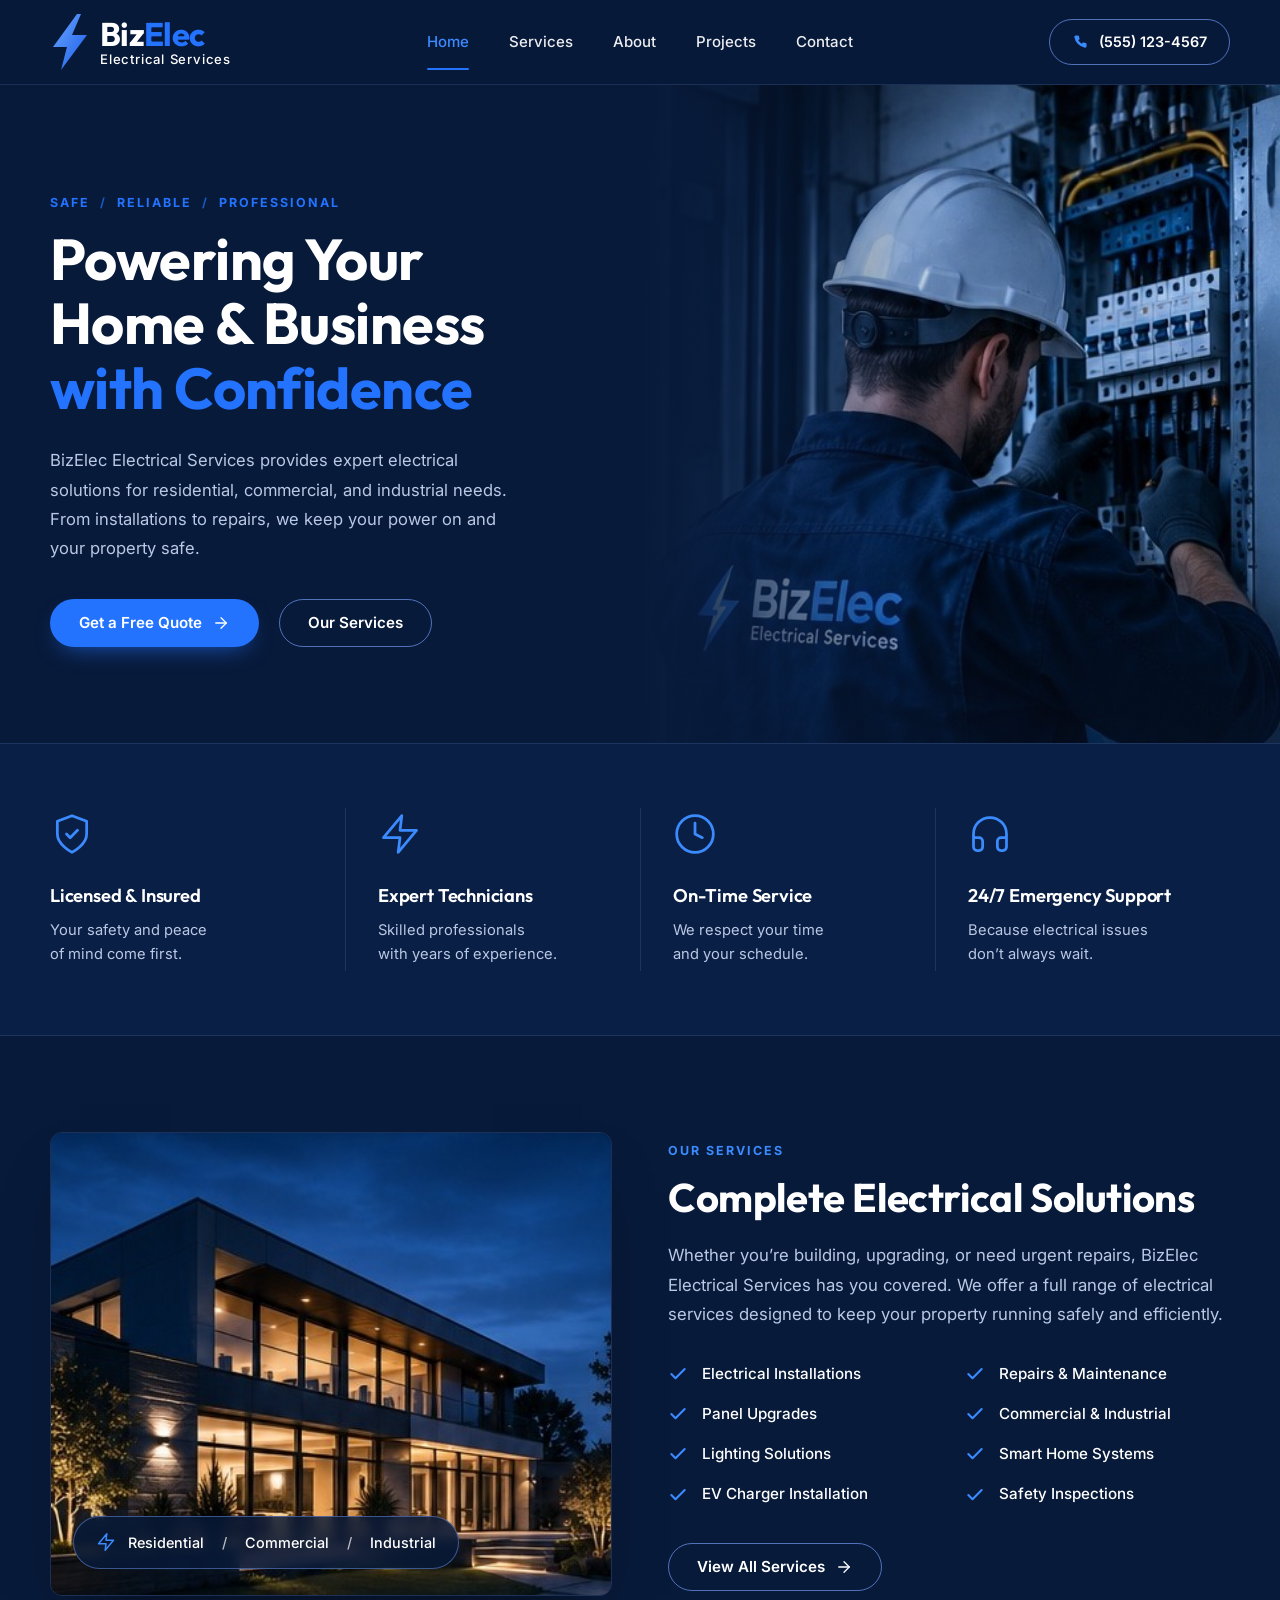
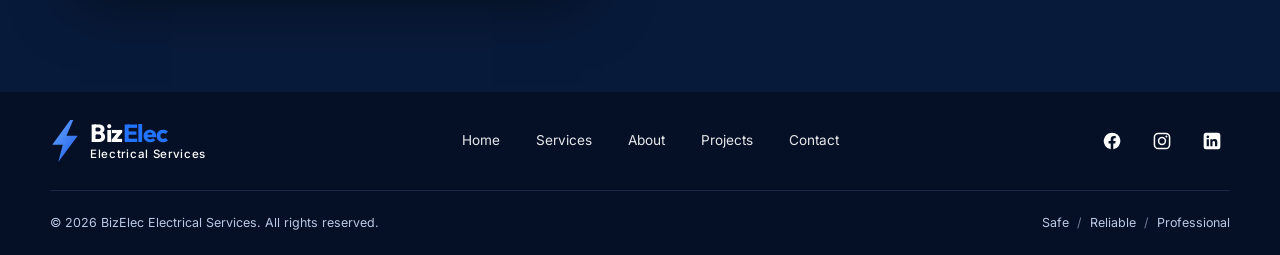
<file: bizelec-website/index.html>
<!DOCTYPE html>
<html lang="en">
<head>
  <meta charset="UTF-8">
  <meta name="viewport" content="width=device-width, initial-scale=1">
  <title>BizElec Electrical Services | Residential, Commercial & Industrial Electricians</title>
  <meta name="description" content="Licensed and insured electricians for homes and businesses. Installations, panel upgrades, EV chargers, repairs, and 24/7 emergency service.">
  <meta name="theme-color" content="#081a3a">
  <link rel="icon" href="data:image/svg+xml,%3Csvg xmlns='http://www.w3.org/2000/svg' viewBox='0 0 40 56'%3E%3Cpath d='M27 0 3 33h14l-6 23 26-35H22L31 0z' fill='%232373ff'/%3E%3C/svg%3E">
  <link rel="preconnect" href="https://fonts.googleapis.com">
  <link rel="preconnect" href="https://fonts.gstatic.com" crossorigin>
  <link href="https://fonts.googleapis.com/css2?family=Inter:wght@400;500;600;700&family=Outfit:wght@500;600;700&display=swap" rel="stylesheet">
  <link rel="stylesheet" href="css/styles.css">
</head>
<body>
<a class="skip-link" href="#main">Skip to content</a>
<header class="site-header">
  <div class="container site-header__inner">
    <a class="logo" href="index.html" aria-label="BizElec Electrical Services — home">
      <svg class="logo__mark" viewBox="0 0 40 56" aria-hidden="true">
  <defs><linearGradient id="bolt-h" x1="0" y1="0" x2="1" y2="1"><stop offset="0" stop-color="#6aa8ff"/><stop offset="1" stop-color="#1a5be8"/></linearGradient></defs>
  <path d="M27 0 3 33h14l-6 23 26-35H22L31 0z" fill="url(#bolt-h)"/>
</svg>
      <span class="logo__text"><span class="logo__name">Biz<span>Elec</span></span><span class="logo__tag">Electrical Services</span></span>
    </a>
    <nav class="nav" id="site-nav" aria-label="Primary">
      <ul class="nav__list">
          <li><a class="nav__link" href="index.html" aria-current="page">Home</a></li>
          <li><a class="nav__link" href="services.html">Services</a></li>
          <li><a class="nav__link" href="about.html">About</a></li>
          <li><a class="nav__link" href="projects.html">Projects</a></li>
          <li><a class="nav__link" href="contact.html">Contact</a></li>
      </ul>
      <a class="btn btn--primary nav__phone" href="tel:+15551234567"><svg class="icon icon--fill " viewBox="0 0 24 24" aria-hidden="true"><path d="M20.5 15.6v3.1a2 2 0 0 1-2.2 2A18 18 0 0 1 3.3 5.7a2 2 0 0 1 2-2.2h3.1a1.5 1.5 0 0 1 1.5 1.3c.1.9.4 1.8.7 2.6a1.5 1.5 0 0 1-.3 1.6L8.9 10.4a15 15 0 0 0 4.7 4.7l1.4-1.4a1.5 1.5 0 0 1 1.6-.3c.8.3 1.7.6 2.6.7a1.5 1.5 0 0 1 1.3 1.5z"/></svg> Call (555) 123-4567</a>
    </nav>
    <a class="header-phone" href="tel:+15551234567"><svg class="icon icon--fill " viewBox="0 0 24 24" aria-hidden="true"><path d="M20.5 15.6v3.1a2 2 0 0 1-2.2 2A18 18 0 0 1 3.3 5.7a2 2 0 0 1 2-2.2h3.1a1.5 1.5 0 0 1 1.5 1.3c.1.9.4 1.8.7 2.6a1.5 1.5 0 0 1-.3 1.6L8.9 10.4a15 15 0 0 0 4.7 4.7l1.4-1.4a1.5 1.5 0 0 1 1.6-.3c.8.3 1.7.6 2.6.7a1.5 1.5 0 0 1 1.3 1.5z"/></svg> (555) 123-4567</a>
    <button class="nav-toggle" type="button" aria-controls="site-nav" aria-expanded="false" aria-label="Open menu">
      <svg class="icon icon--menu" viewBox="0 0 24 24" aria-hidden="true"><path d="M4 6h16M4 12h16M4 18h16"/></svg><svg class="icon icon--close" viewBox="0 0 24 24" aria-hidden="true"><path d="M18 6 6 18M6 6l12 12"/></svg>
    </button>
  </div>
</header>
<main id="main">
<section class="hero">
  <div class="hero__media">
    <img src="images/hero-electrician.jpg" alt="BizElec electrician in a hard hat working on an electrical panel" width="504" height="600" fetchpriority="high">
  </div>
  <div class="container">
    <div class="hero__content">
      <p class="eyebrow">Safe<span>/</span>Reliable<span>/</span>Professional</p>
      <h1 class="h-display hero__title">Powering Your<br>Home &amp; Business<br><span class="text-blue">with Confidence</span></h1>
      <p class="hero__text">BizElec Electrical Services provides expert electrical solutions for residential, commercial, and industrial needs. From installations to repairs, we keep your power on and your property safe.</p>
      <div class="btn-row">
        <a class="btn btn--primary" href="contact.html">Get a Free Quote <svg class="icon icon--arrow " viewBox="0 0 24 24" aria-hidden="true"><path d="M5 12h14"/><path d="m12 5 7 7-7 7"/></svg></a>
        <a class="btn btn--outline btn--outline-light" href="services.html">Our Services</a>
      </div>
    </div>
  </div>
</section>

<section class="strip-band on-dark section--sm" aria-label="Why homeowners and businesses choose BizElec">
  <div class="container">
    <div class="feature-strip">
      <div class="feature">
        <svg class="icon feature__icon" viewBox="0 0 24 24" aria-hidden="true"><path d="M12 22s8-4 8-10V5l-8-3-8 3v7c0 6 8 10 8 10z"/><path d="m9 12 2 2 4-4"/></svg>
        <h3>Licensed &amp; Insured</h3>
        <p>Your safety and peace<br>of mind come first.</p>
      </div>
      <div class="feature">
        <svg class="icon feature__icon" viewBox="0 0 24 24" aria-hidden="true"><path d="M13 2 3 14h9l-1 8 10-12h-9l1-8z"/></svg>
        <h3>Expert Technicians</h3>
        <p>Skilled professionals<br>with years of experience.</p>
      </div>
      <div class="feature">
        <svg class="icon feature__icon" viewBox="0 0 24 24" aria-hidden="true"><circle cx="12" cy="12" r="10"/><path d="M12 6v6l4 2"/></svg>
        <h3>On-Time Service</h3>
        <p>We respect your time<br>and your schedule.</p>
      </div>
      <div class="feature">
        <svg class="icon feature__icon" viewBox="0 0 24 24" aria-hidden="true"><path d="M3 14h3a2 2 0 0 1 2 2v3a2 2 0 0 1-2 2H5a2 2 0 0 1-2-2v-7a9 9 0 0 1 18 0v7a2 2 0 0 1-2 2h-1a2 2 0 0 1-2-2v-3a2 2 0 0 1 2-2h3"/></svg>
        <h3>24/7 Emergency Support</h3>
        <p>Because electrical issues<br>don&rsquo;t always wait.</p>
      </div>
    </div>
  </div>
</section>

<section class="section on-dark">
  <div class="container split">
    <div class="split__media reveal">
      <div class="media-card">
        <img src="images/home-night.jpg" alt="Modern two-storey home with warm interior and landscape lighting at dusk" width="428" height="348" loading="lazy">
        <div class="media-badge"><svg class="icon " viewBox="0 0 24 24" aria-hidden="true"><path d="M13 2 3 14h9l-1 8 10-12h-9l1-8z"/></svg> Residential<span>/</span>Commercial<span>/</span>Industrial</div>
      </div>
    </div>
    <div class="split__body reveal">
      <p class="eyebrow">Our Services</p>
      <h2 class="h-section">Complete Electrical Solutions</h2>
      <p class="lead">Whether you&rsquo;re building, upgrading, or need urgent repairs, BizElec Electrical Services has you covered. We offer a full range of electrical services designed to keep your property running safely and efficiently.</p>
      <ul class="check-list">
        <li><svg class="icon " viewBox="0 0 24 24" aria-hidden="true"><path d="M20 6 9 17l-5-5"/></svg> Electrical Installations</li>
        <li><svg class="icon " viewBox="0 0 24 24" aria-hidden="true"><path d="M20 6 9 17l-5-5"/></svg> Repairs &amp; Maintenance</li>
        <li><svg class="icon " viewBox="0 0 24 24" aria-hidden="true"><path d="M20 6 9 17l-5-5"/></svg> Panel Upgrades</li>
        <li><svg class="icon " viewBox="0 0 24 24" aria-hidden="true"><path d="M20 6 9 17l-5-5"/></svg> Commercial &amp; Industrial</li>
        <li><svg class="icon " viewBox="0 0 24 24" aria-hidden="true"><path d="M20 6 9 17l-5-5"/></svg> Lighting Solutions</li>
        <li><svg class="icon " viewBox="0 0 24 24" aria-hidden="true"><path d="M20 6 9 17l-5-5"/></svg> Smart Home Systems</li>
        <li><svg class="icon " viewBox="0 0 24 24" aria-hidden="true"><path d="M20 6 9 17l-5-5"/></svg> EV Charger Installation</li>
        <li><svg class="icon " viewBox="0 0 24 24" aria-hidden="true"><path d="M20 6 9 17l-5-5"/></svg> Safety Inspections</li>
      </ul>
      <div class="btn-row">
        <a class="btn btn--outline" href="services.html">View All Services <svg class="icon icon--arrow " viewBox="0 0 24 24" aria-hidden="true"><path d="M5 12h14"/><path d="m12 5 7 7-7 7"/></svg></a>
      </div>
    </div>
  </div>
</section>
</main>
<footer class="site-footer">
  <div class="container">
    <div class="site-footer__top">
      <a class="logo" href="index.html" aria-label="BizElec Electrical Services — home">
      <svg class="logo__mark" viewBox="0 0 40 56" aria-hidden="true">
  <defs><linearGradient id="bolt-f" x1="0" y1="0" x2="1" y2="1"><stop offset="0" stop-color="#6aa8ff"/><stop offset="1" stop-color="#1a5be8"/></linearGradient></defs>
  <path d="M27 0 3 33h14l-6 23 26-35H22L31 0z" fill="url(#bolt-f)"/>
</svg>
      <span class="logo__text"><span class="logo__name">Biz<span>Elec</span></span><span class="logo__tag">Electrical Services</span></span>
    </a>
      <nav class="footer-nav" aria-label="Footer">
        <ul>
          <li><a href="index.html">Home</a></li>
          <li><a href="services.html">Services</a></li>
          <li><a href="about.html">About</a></li>
          <li><a href="projects.html">Projects</a></li>
          <li><a href="contact.html">Contact</a></li>
        </ul>
      </nav>
      <div class="socials">
        <a href="#" aria-label="BizElec on Facebook"><svg class="icon icon--fill " viewBox="0 0 24 24" aria-hidden="true"><path d="M12 2a10 10 0 0 0-1.56 19.88v-7H7.9V12h2.54V9.8c0-2.5 1.49-3.89 3.78-3.89 1.09 0 2.24.2 2.24.2v2.46h-1.26c-1.24 0-1.63.77-1.63 1.56V12h2.78l-.44 2.89h-2.34v7A10 10 0 0 0 12 2z"/></svg></a>
        <a href="#" aria-label="BizElec on Instagram"><svg class="icon icon--fill " viewBox="0 0 24 24" aria-hidden="true"><path d="M12 7a5 5 0 1 0 0 10 5 5 0 0 0 0-10zm0 8.2a3.2 3.2 0 1 1 0-6.4 3.2 3.2 0 0 1 0 6.4zM17.3 5.5a1.2 1.2 0 1 0 0 2.4 1.2 1.2 0 0 0 0-2.4z"/><path d="M16.5 2h-9A5.5 5.5 0 0 0 2 7.5v9A5.5 5.5 0 0 0 7.5 22h9a5.5 5.5 0 0 0 5.5-5.5v-9A5.5 5.5 0 0 0 16.5 2zm3.7 14.5a3.7 3.7 0 0 1-3.7 3.7h-9a3.7 3.7 0 0 1-3.7-3.7v-9a3.7 3.7 0 0 1 3.7-3.7h9a3.7 3.7 0 0 1 3.7 3.7z"/></svg></a>
        <a href="#" aria-label="BizElec on LinkedIn"><svg class="icon icon--fill " viewBox="0 0 24 24" aria-hidden="true"><path d="M19 2H5a3 3 0 0 0-3 3v14a3 3 0 0 0 3 3h14a3 3 0 0 0 3-3V5a3 3 0 0 0-3-3zM8.3 18.3H5.6V9.8h2.7zM7 8.6a1.6 1.6 0 1 1 0-3.2 1.6 1.6 0 0 1 0 3.2zm11.3 9.7h-2.7v-4.1c0-1 0-2.3-1.4-2.3s-1.6 1.1-1.6 2.2v4.2H10V9.8h2.6V11c.4-.7 1.2-1.4 2.6-1.4 2.7 0 3.2 1.8 3.2 4.1z"/></svg></a>
      </div>
    </div>
    <div class="site-footer__bottom">
      <span>&copy; <span data-year>2026</span> BizElec Electrical Services. All rights reserved.</span>
      <span>Safe<span class="sep">/</span>Reliable<span class="sep">/</span>Professional</span>
    </div>
  </div>
</footer>
<script src="js/main.js" defer></script>
</body>
</html>
</file>
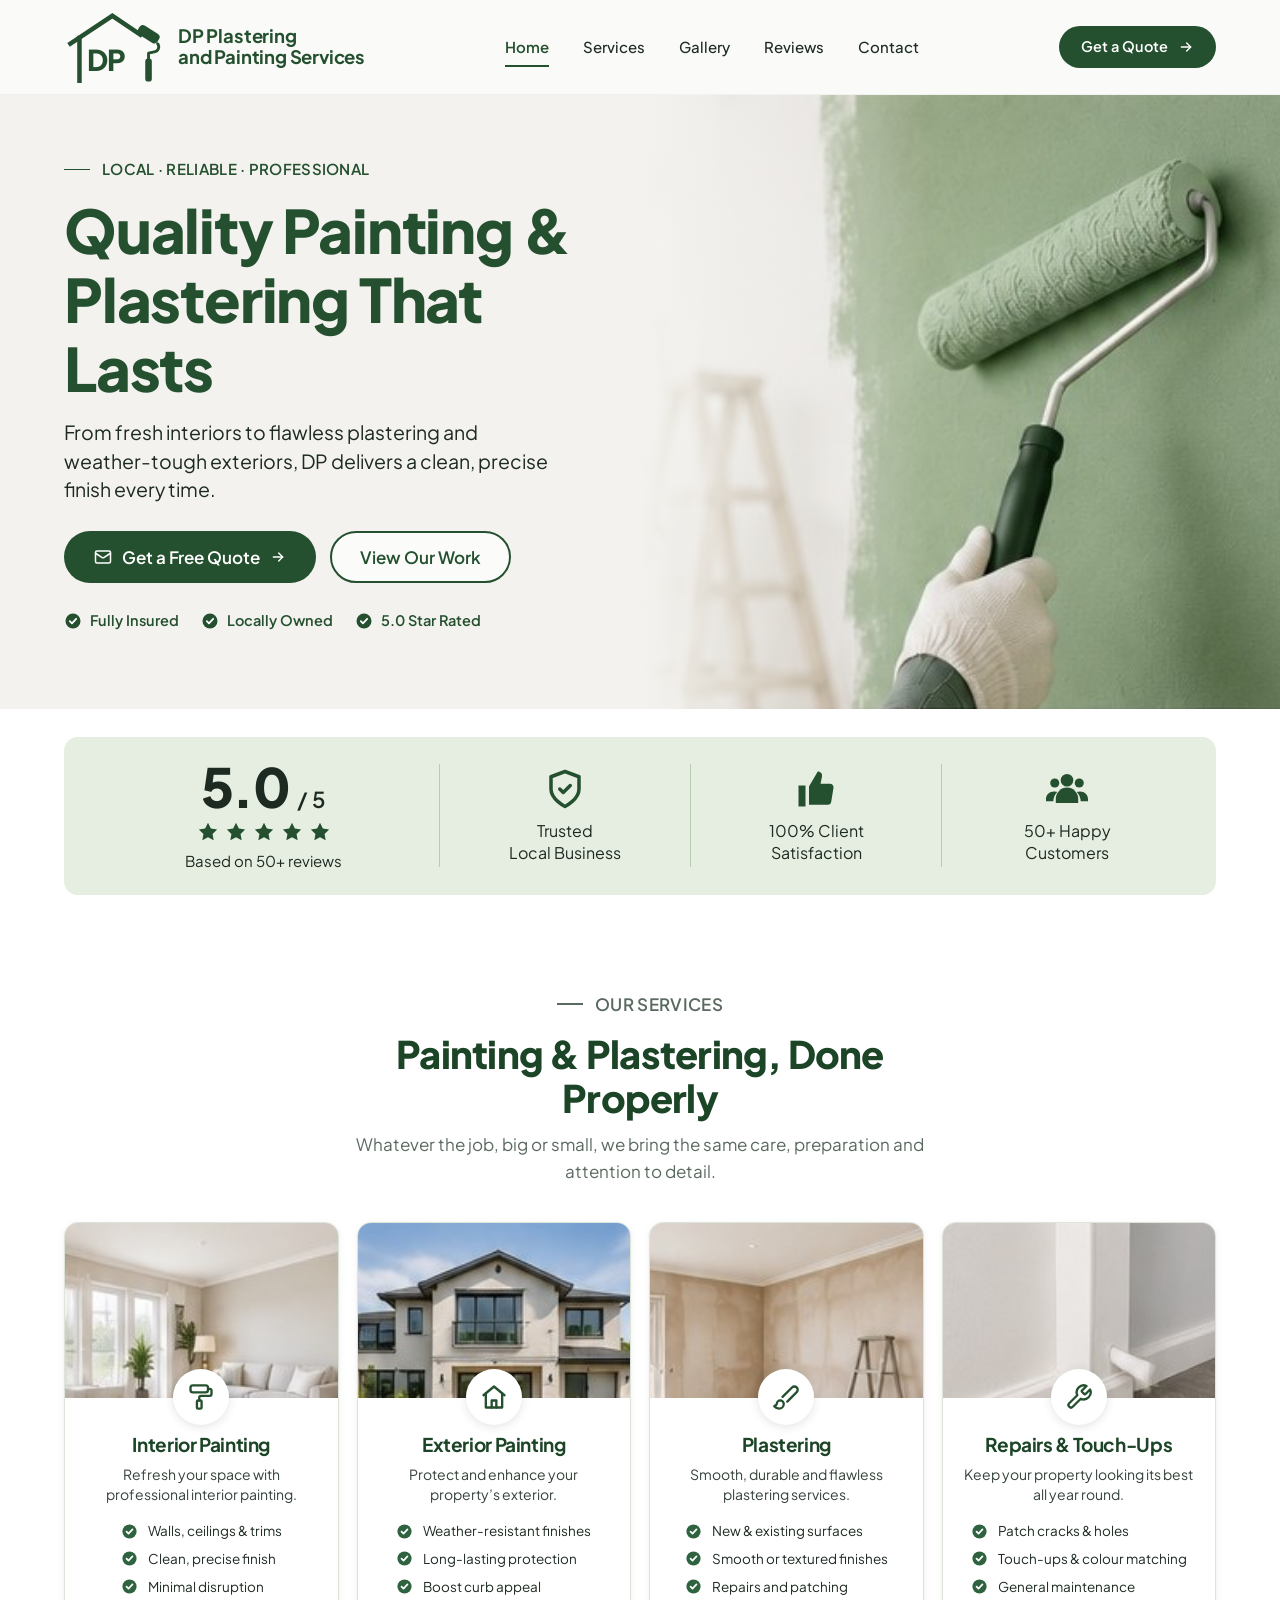
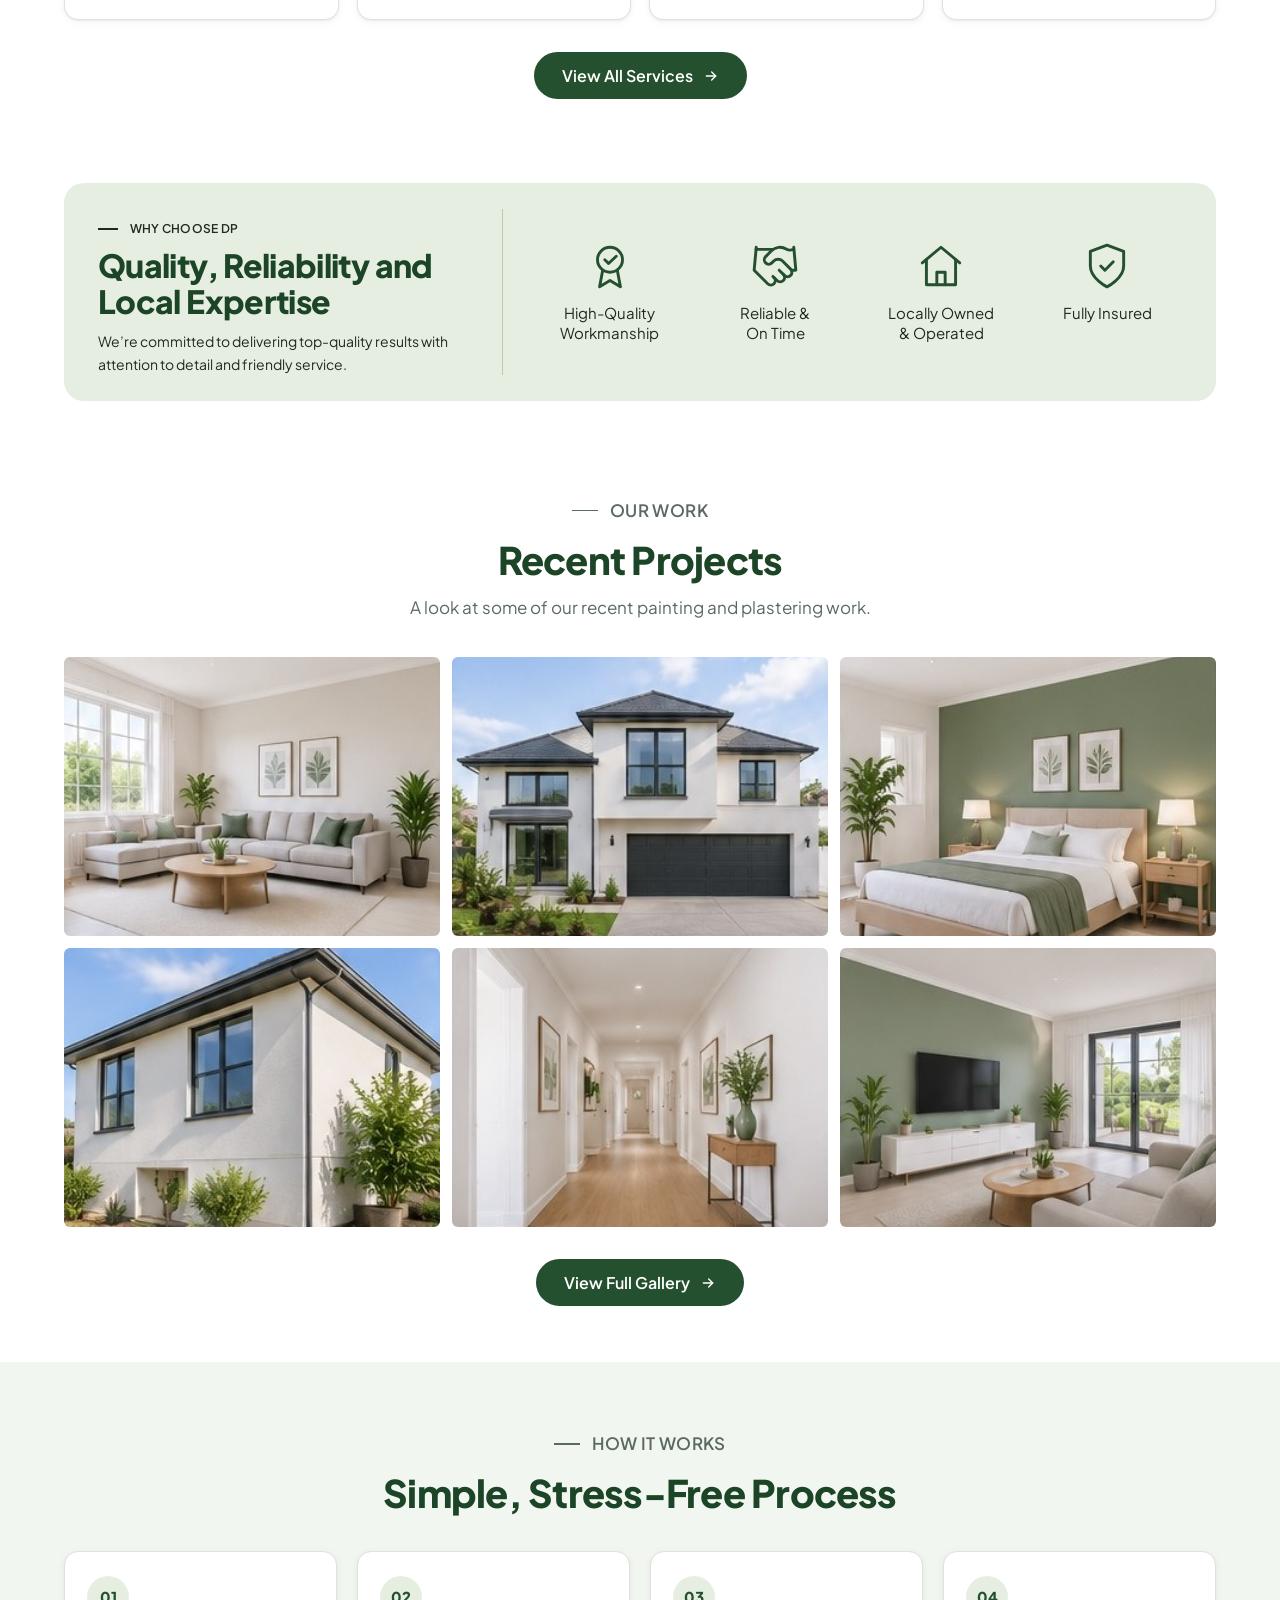
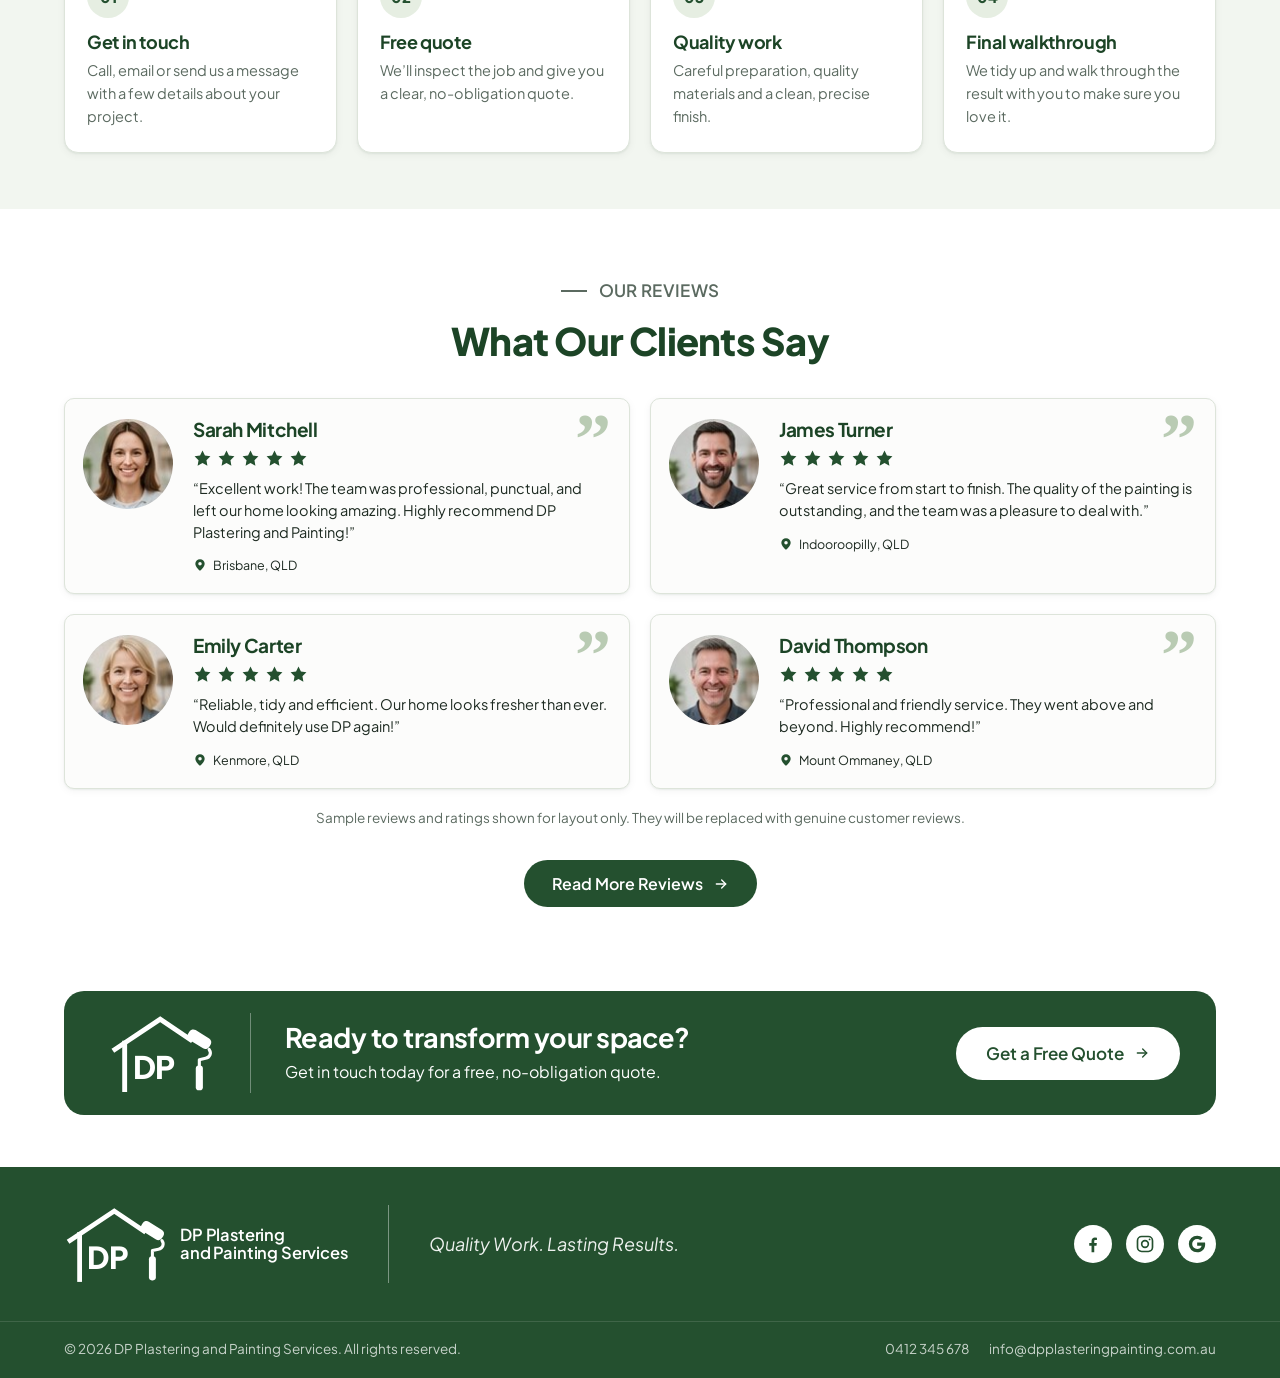
<file: dp-plastering-website/index.html>
<!doctype html>
<html lang="en-AU">
<head>
<meta charset="utf-8">
<meta name="viewport" content="width=device-width, initial-scale=1">
<title>DP Plastering and Painting Services | Local Painters &amp; Plasterers</title>
<meta name="description" content="DP Plastering and Painting Services — interior and exterior painting, plastering, repairs, wallpapering and commercial painting. Local, reliable, professional. Get a free quote.">
<meta name="theme-color" content="#24502f">
<link rel="icon" href="images/favicon.svg" type="image/svg+xml">
<link rel="preconnect" href="https://fonts.googleapis.com">
<link rel="preconnect" href="https://fonts.gstatic.com" crossorigin>
<link href="https://fonts.googleapis.com/css2?family=Dancing+Script:wght@600&family=Plus+Jakarta+Sans:ital,wght@0,400;0,500;0,600;0,700;0,800;1,400;1,500&display=swap" rel="stylesheet">
<link rel="stylesheet" href="css/styles.css">
</head>
<body>
<a class="skip-link" href="#main">Skip to content</a>
<header class="site-header">
  <div class="container header-inner">
    <a class="brand" href="index.html" aria-label="DP Plastering and Painting Services — home">
      <svg class="brand-mark" viewBox="0 0 120 90" aria-hidden="true" focusable="false">
  <g fill="none" stroke="currentColor" stroke-width="5.5" stroke-linecap="square" stroke-linejoin="miter">
    <path d="M7 41 58 7 92 30"/><path d="M18 34v52"/>
  </g>
  <text x="27" y="74" fill="currentColor" font-family="Plus Jakarta Sans, Arial, sans-serif" font-size="35" font-weight="800" letter-spacing="-1">DP</text>
  <rect x="88" y="23" width="28" height="13" rx="5" fill="currentColor" transform="rotate(32 102 29.5)"/>
  <path d="M113 41c3 4 1 9-4 10l-7 1.5V61" fill="none" stroke="currentColor" stroke-width="3.5" stroke-linecap="round" stroke-linejoin="round"/>
  <rect x="98" y="59" width="8" height="28" rx="3.5" fill="currentColor"/>
</svg>
      <span class="brand-name">DP Plastering<br>and Painting Services</span>
    </a>
    <nav class="main-nav" id="main-nav" aria-label="Main">
      <ul>
        <li><a href="index.html" aria-current="page">Home</a></li>
        <li><a href="services.html">Services</a></li>
        <li><a href="gallery.html">Gallery</a></li>
        <li><a href="reviews.html">Reviews</a></li>
        <li><a href="contact.html">Contact</a></li>
      </ul>
      <div class="mobile-only">
        <a class="btn btn-primary btn-block" href="contact.html#quote">Get a Free Quote <svg class="icon arrow" viewBox="0 0 24 24" fill="none" stroke="currentColor" stroke-width="2" stroke-linecap="round" stroke-linejoin="round" aria-hidden="true" focusable="false"><path d="M5 12h14"/><path d="m13 6 6 6-6 6"/></svg></a>
        <a class="btn btn-outline btn-block" style="margin-top:10px" href="tel:+61412345678"><svg class="icon" viewBox="0 0 24 24" fill="none" stroke="currentColor" stroke-width="2" stroke-linecap="round" stroke-linejoin="round" aria-hidden="true" focusable="false"><path fill="currentColor" stroke="none" d="M6.6 10.8a15.2 15.2 0 0 0 6.6 6.6l2.2-2.2a1 1 0 0 1 1-.25 11.4 11.4 0 0 0 3.6.57 1 1 0 0 1 1 1V20a1 1 0 0 1-1 1A17 17 0 0 1 3 4a1 1 0 0 1 1-1h3.5a1 1 0 0 1 1 1c0 1.25.2 2.45.57 3.57a1 1 0 0 1-.25 1z"/></svg> Call 0412 345 678</a>
      </div>
    </nav>
    <a class="btn btn-primary header-cta" href="contact.html#quote">Get a Quote <svg class="icon arrow" viewBox="0 0 24 24" fill="none" stroke="currentColor" stroke-width="2" stroke-linecap="round" stroke-linejoin="round" aria-hidden="true" focusable="false"><path d="M5 12h14"/><path d="m13 6 6 6-6 6"/></svg></a>
    <button class="nav-toggle" type="button" aria-controls="main-nav" aria-expanded="false" aria-label="Open menu">
      <svg class="icon i-menu" viewBox="0 0 24 24" fill="none" stroke="currentColor" stroke-width="2" stroke-linecap="round" stroke-linejoin="round" aria-hidden="true" focusable="false"><path d="M4 6h16M4 12h16M4 18h16"/></svg><svg style="display:none" class="icon i-close" viewBox="0 0 24 24" fill="none" stroke="currentColor" stroke-width="2" stroke-linecap="round" stroke-linejoin="round" aria-hidden="true" focusable="false"><path d="M18 6 6 18M6 6l12 12"/></svg>
    </button>
  </div>
</header>
<main id="main">
<section class="hero hero-home">
  <div class="hero-media"><img src="images/hero-contact.jpg" alt="Painter rolling sage green paint onto a wall" width="464" height="356" fetchpriority="high"></div>
  <div class="container hero-inner">
    <div class="hero-content">
      <p class="eyebrow">Local &middot; Reliable &middot; Professional</p>
      <h1>Quality Painting &amp; Plastering That Lasts</h1>
      <p class="lead">From fresh interiors to flawless plastering and weather-tough exteriors, DP delivers a clean, precise finish every time.</p>
      <div class="hero-actions">
        <a class="btn btn-primary btn-lg" href="contact.html#quote"><svg class="icon" viewBox="0 0 24 24" fill="none" stroke="currentColor" stroke-width="2" stroke-linecap="round" stroke-linejoin="round" aria-hidden="true" focusable="false"><rect width="20" height="16" x="2" y="4" rx="2"/><path d="m22 7-8.97 5.7a1.94 1.94 0 0 1-2.06 0L2 7"/></svg> Get a Free Quote <svg class="icon arrow" viewBox="0 0 24 24" fill="none" stroke="currentColor" stroke-width="2" stroke-linecap="round" stroke-linejoin="round" aria-hidden="true" focusable="false"><path d="M5 12h14"/><path d="m13 6 6 6-6 6"/></svg></a>
        <a class="btn btn-outline btn-lg" href="gallery.html">View Our Work</a>
      </div>
      <ul class="hero-badges">
        <li><svg class="icon" viewBox="0 0 24 24" fill="none" stroke="currentColor" stroke-width="2" stroke-linecap="round" stroke-linejoin="round" aria-hidden="true" focusable="false"><circle cx="12" cy="12" r="10" fill="currentColor" stroke="none"/><path d="m7.8 12.3 2.8 2.8 5.6-6" stroke="#fff" stroke-width="2.4"/></svg> Fully Insured</li>
        <li><svg class="icon" viewBox="0 0 24 24" fill="none" stroke="currentColor" stroke-width="2" stroke-linecap="round" stroke-linejoin="round" aria-hidden="true" focusable="false"><circle cx="12" cy="12" r="10" fill="currentColor" stroke="none"/><path d="m7.8 12.3 2.8 2.8 5.6-6" stroke="#fff" stroke-width="2.4"/></svg> Locally Owned</li>
        <li><svg class="icon" viewBox="0 0 24 24" fill="none" stroke="currentColor" stroke-width="2" stroke-linecap="round" stroke-linejoin="round" aria-hidden="true" focusable="false"><circle cx="12" cy="12" r="10" fill="currentColor" stroke="none"/><path d="m7.8 12.3 2.8 2.8 5.6-6" stroke="#fff" stroke-width="2.4"/></svg> 5.0 Star Rated</li>
      </ul>
    </div>
  </div>
</section>
<section class="section-tight"><div class="container"><div class="stats-bar reveal">
  <div class="stat-rating">
    <div class="score">5.0 <small>/ 5</small></div>
    <div class="stars" role="img" aria-label="Rated 5 out of 5"><svg class="icon" viewBox="0 0 24 24" fill="none" stroke="currentColor" stroke-width="2" stroke-linecap="round" stroke-linejoin="round" aria-hidden="true" focusable="false"><path fill="currentColor" stroke="none" d="M12 2l3.09 6.26L22 9.27l-5 4.87 1.18 6.88L12 17.77l-6.18 3.25L7 14.14 2 9.27l6.91-1.01z"/></svg><svg class="icon" viewBox="0 0 24 24" fill="none" stroke="currentColor" stroke-width="2" stroke-linecap="round" stroke-linejoin="round" aria-hidden="true" focusable="false"><path fill="currentColor" stroke="none" d="M12 2l3.09 6.26L22 9.27l-5 4.87 1.18 6.88L12 17.77l-6.18 3.25L7 14.14 2 9.27l6.91-1.01z"/></svg><svg class="icon" viewBox="0 0 24 24" fill="none" stroke="currentColor" stroke-width="2" stroke-linecap="round" stroke-linejoin="round" aria-hidden="true" focusable="false"><path fill="currentColor" stroke="none" d="M12 2l3.09 6.26L22 9.27l-5 4.87 1.18 6.88L12 17.77l-6.18 3.25L7 14.14 2 9.27l6.91-1.01z"/></svg><svg class="icon" viewBox="0 0 24 24" fill="none" stroke="currentColor" stroke-width="2" stroke-linecap="round" stroke-linejoin="round" aria-hidden="true" focusable="false"><path fill="currentColor" stroke="none" d="M12 2l3.09 6.26L22 9.27l-5 4.87 1.18 6.88L12 17.77l-6.18 3.25L7 14.14 2 9.27l6.91-1.01z"/></svg><svg class="icon" viewBox="0 0 24 24" fill="none" stroke="currentColor" stroke-width="2" stroke-linecap="round" stroke-linejoin="round" aria-hidden="true" focusable="false"><path fill="currentColor" stroke="none" d="M12 2l3.09 6.26L22 9.27l-5 4.87 1.18 6.88L12 17.77l-6.18 3.25L7 14.14 2 9.27l6.91-1.01z"/></svg></div>
    <span>Based on 50+ reviews</span>
  </div>
  <div class="stat"><svg class="icon" viewBox="0 0 24 24" fill="none" stroke="currentColor" stroke-width="2" stroke-linecap="round" stroke-linejoin="round" aria-hidden="true" focusable="false"><path d="M12 22s8-4 8-10V5l-8-3-8 3v7c0 6 8 10 8 10"/><path d="m9 12 2 2 4-4"/></svg><span>Trusted<br>Local Business</span></div>
  <div class="stat"><svg class="icon" viewBox="0 0 24 24" fill="none" stroke="currentColor" stroke-width="2" stroke-linecap="round" stroke-linejoin="round" aria-hidden="true" focusable="false"><path fill="currentColor" stroke="none" d="M2 10h4v12H2zM8 21V10.5L13 2c1.7 0 2.8 1.4 2.4 3L14.6 9H20a2 2 0 0 1 2 2.3l-1.3 8A2 2 0 0 1 18.7 21z"/></svg><span>100% Client<br>Satisfaction</span></div>
  <div class="stat"><svg class="icon" viewBox="0 0 24 24" fill="none" stroke="currentColor" stroke-width="2" stroke-linecap="round" stroke-linejoin="round" aria-hidden="true" focusable="false"><g fill="currentColor" stroke="none"><circle cx="12" cy="7" r="3.6"/><circle cx="5" cy="8.6" r="2.6"/><circle cx="19" cy="8.6" r="2.6"/><path d="M5.6 20v-2.4A6.4 6.4 0 0 1 18.4 17.6V20z"/><path d="M0 19v-1.4c0-2.3 1.9-4.2 4.6-4.2.8 0 1.3.1 1.8.3A8 8 0 0 0 4.2 19z"/><path d="M24 19v-1.4c0-2.3-1.9-4.2-4.6-4.2-.8 0-1.3.1-1.8.3a8 8 0 0 1 2.2 5.3z"/></g></svg><span>50+ Happy<br>Customers</span></div>
</div></div></section>

<section class="section" aria-labelledby="home-services">
  <div class="container">
    <div class="section-head">
      <p class="eyebrow">Our services</p>
      <h2 id="home-services">Painting &amp; Plastering, Done Properly</h2>
      <p>Whatever the job, big or small, we bring the same care, preparation and attention to detail.</p>
    </div>
    <div class="services-grid">
      <article class="service-card reveal">
  <div class="service-media"><img src="images/service-interior.jpg" alt="Freshly painted living room with neutral walls" loading="lazy" width="233" height="110"><span class="service-icon"><svg class="icon" viewBox="0 0 24 24" fill="none" stroke="currentColor" stroke-width="2" stroke-linecap="round" stroke-linejoin="round" aria-hidden="true" focusable="false"><rect width="15" height="6" x="3" y="2" rx="2"/><path d="M18 5h1.5A1.5 1.5 0 0 1 21 6.5v3A1.5 1.5 0 0 1 19.5 11H12a1.5 1.5 0 0 0-1.5 1.5V15"/><rect width="4" height="7" x="8.5" y="15" rx="1"/></svg></span></div>
  <div class="service-body">
    <h3>Interior Painting</h3>
    <p>Refresh your space with professional interior painting.</p>
    <ul class="check-list"><li><svg class="icon" viewBox="0 0 24 24" fill="none" stroke="currentColor" stroke-width="2" stroke-linecap="round" stroke-linejoin="round" aria-hidden="true" focusable="false"><circle cx="12" cy="12" r="10" fill="currentColor" stroke="none"/><path d="m7.8 12.3 2.8 2.8 5.6-6" stroke="#fff" stroke-width="2.4"/></svg>Walls, ceilings &amp; trims</li><li><svg class="icon" viewBox="0 0 24 24" fill="none" stroke="currentColor" stroke-width="2" stroke-linecap="round" stroke-linejoin="round" aria-hidden="true" focusable="false"><circle cx="12" cy="12" r="10" fill="currentColor" stroke="none"/><path d="m7.8 12.3 2.8 2.8 5.6-6" stroke="#fff" stroke-width="2.4"/></svg>Clean, precise finish</li><li><svg class="icon" viewBox="0 0 24 24" fill="none" stroke="currentColor" stroke-width="2" stroke-linecap="round" stroke-linejoin="round" aria-hidden="true" focusable="false"><circle cx="12" cy="12" r="10" fill="currentColor" stroke="none"/><path d="m7.8 12.3 2.8 2.8 5.6-6" stroke="#fff" stroke-width="2.4"/></svg>Minimal disruption</li></ul>
  </div>
</article><article class="service-card reveal">
  <div class="service-media"><img src="images/service-exterior.jpg" alt="Two-storey home with freshly painted exterior" loading="lazy" width="233" height="110"><span class="service-icon"><svg class="icon" viewBox="0 0 24 24" fill="none" stroke="currentColor" stroke-width="2" stroke-linecap="round" stroke-linejoin="round" aria-hidden="true" focusable="false"><path d="M3 10.5 12 3l9 7.5"/><path d="M5 9v12h14V9"/><path d="M10 21v-6h4v6"/></svg></span></div>
  <div class="service-body">
    <h3>Exterior Painting</h3>
    <p>Protect and enhance your property&rsquo;s exterior.</p>
    <ul class="check-list"><li><svg class="icon" viewBox="0 0 24 24" fill="none" stroke="currentColor" stroke-width="2" stroke-linecap="round" stroke-linejoin="round" aria-hidden="true" focusable="false"><circle cx="12" cy="12" r="10" fill="currentColor" stroke="none"/><path d="m7.8 12.3 2.8 2.8 5.6-6" stroke="#fff" stroke-width="2.4"/></svg>Weather-resistant finishes</li><li><svg class="icon" viewBox="0 0 24 24" fill="none" stroke="currentColor" stroke-width="2" stroke-linecap="round" stroke-linejoin="round" aria-hidden="true" focusable="false"><circle cx="12" cy="12" r="10" fill="currentColor" stroke="none"/><path d="m7.8 12.3 2.8 2.8 5.6-6" stroke="#fff" stroke-width="2.4"/></svg>Long-lasting protection</li><li><svg class="icon" viewBox="0 0 24 24" fill="none" stroke="currentColor" stroke-width="2" stroke-linecap="round" stroke-linejoin="round" aria-hidden="true" focusable="false"><circle cx="12" cy="12" r="10" fill="currentColor" stroke="none"/><path d="m7.8 12.3 2.8 2.8 5.6-6" stroke="#fff" stroke-width="2.4"/></svg>Boost curb appeal</li></ul>
  </div>
</article><article class="service-card reveal">
  <div class="service-media"><img src="images/service-plastering.jpg" alt="Room with newly plastered walls" loading="lazy" width="233" height="110"><span class="service-icon"><svg class="icon" viewBox="0 0 24 24" fill="none" stroke="currentColor" stroke-width="2" stroke-linecap="round" stroke-linejoin="round" aria-hidden="true" focusable="false"><path d="m9.06 11.9 8.07-8.06a2.85 2.85 0 1 1 4.03 4.03l-8.06 8.08"/><path d="M7.07 14.94c-1.66 0-3 1.35-3 3.02 0 1.33-2.5 1.52-2 2.02 1.08 1.1 2.49 2.02 4 2.02 2.2 0 4-1.8 4-4.04a3.01 3.01 0 0 0-3-3.02z"/></svg></span></div>
  <div class="service-body">
    <h3>Plastering</h3>
    <p>Smooth, durable and flawless plastering services.</p>
    <ul class="check-list"><li><svg class="icon" viewBox="0 0 24 24" fill="none" stroke="currentColor" stroke-width="2" stroke-linecap="round" stroke-linejoin="round" aria-hidden="true" focusable="false"><circle cx="12" cy="12" r="10" fill="currentColor" stroke="none"/><path d="m7.8 12.3 2.8 2.8 5.6-6" stroke="#fff" stroke-width="2.4"/></svg>New &amp; existing surfaces</li><li><svg class="icon" viewBox="0 0 24 24" fill="none" stroke="currentColor" stroke-width="2" stroke-linecap="round" stroke-linejoin="round" aria-hidden="true" focusable="false"><circle cx="12" cy="12" r="10" fill="currentColor" stroke="none"/><path d="m7.8 12.3 2.8 2.8 5.6-6" stroke="#fff" stroke-width="2.4"/></svg>Smooth or textured finishes</li><li><svg class="icon" viewBox="0 0 24 24" fill="none" stroke="currentColor" stroke-width="2" stroke-linecap="round" stroke-linejoin="round" aria-hidden="true" focusable="false"><circle cx="12" cy="12" r="10" fill="currentColor" stroke="none"/><path d="m7.8 12.3 2.8 2.8 5.6-6" stroke="#fff" stroke-width="2.4"/></svg>Repairs and patching</li></ul>
  </div>
</article><article class="service-card reveal">
  <div class="service-media"><img src="images/service-repairs.jpg" alt="Close-up of a repaired wall and skirting" loading="lazy" width="233" height="110"><span class="service-icon"><svg class="icon" viewBox="0 0 24 24" fill="none" stroke="currentColor" stroke-width="2" stroke-linecap="round" stroke-linejoin="round" aria-hidden="true" focusable="false"><path d="M14.7 6.3a1 1 0 0 0 0 1.4l1.6 1.6a1 1 0 0 0 1.4 0l3.77-3.77a6 6 0 0 1-7.94 7.94l-6.91 6.91a2.12 2.12 0 0 1-3-3l6.91-6.91a6 6 0 0 1 7.94-7.94l-3.76 3.76z"/></svg></span></div>
  <div class="service-body">
    <h3>Repairs &amp; Touch-Ups</h3>
    <p>Keep your property looking its best all year round.</p>
    <ul class="check-list"><li><svg class="icon" viewBox="0 0 24 24" fill="none" stroke="currentColor" stroke-width="2" stroke-linecap="round" stroke-linejoin="round" aria-hidden="true" focusable="false"><circle cx="12" cy="12" r="10" fill="currentColor" stroke="none"/><path d="m7.8 12.3 2.8 2.8 5.6-6" stroke="#fff" stroke-width="2.4"/></svg>Patch cracks &amp; holes</li><li><svg class="icon" viewBox="0 0 24 24" fill="none" stroke="currentColor" stroke-width="2" stroke-linecap="round" stroke-linejoin="round" aria-hidden="true" focusable="false"><circle cx="12" cy="12" r="10" fill="currentColor" stroke="none"/><path d="m7.8 12.3 2.8 2.8 5.6-6" stroke="#fff" stroke-width="2.4"/></svg>Touch-ups &amp; colour matching</li><li><svg class="icon" viewBox="0 0 24 24" fill="none" stroke="currentColor" stroke-width="2" stroke-linecap="round" stroke-linejoin="round" aria-hidden="true" focusable="false"><circle cx="12" cy="12" r="10" fill="currentColor" stroke="none"/><path d="m7.8 12.3 2.8 2.8 5.6-6" stroke="#fff" stroke-width="2.4"/></svg>General maintenance</li></ul>
  </div>
</article>
    </div>
    <p class="center mt-32"><a class="btn btn-primary" href="services.html">View All Services <svg class="icon arrow" viewBox="0 0 24 24" fill="none" stroke="currentColor" stroke-width="2" stroke-linecap="round" stroke-linejoin="round" aria-hidden="true" focusable="false"><path d="M5 12h14"/><path d="m13 6 6 6-6 6"/></svg></a></p>
  </div>
</section>

<section class="section-tight"><div class="container"><div class="why-box reveal">
  <div class="why-intro">
    <p class="eyebrow small">Why choose DP</p>
    <h2>Quality, Reliability and Local Expertise</h2>
    <p>We&rsquo;re committed to delivering top-quality results with attention to detail and friendly service.</p>
  </div>
  <ul class="why-items">
    <li><svg class="icon" viewBox="0 0 24 24" fill="none" stroke="currentColor" stroke-width="2" stroke-linecap="round" stroke-linejoin="round" aria-hidden="true" focusable="false"><circle cx="12" cy="9" r="6"/><path d="m9.5 9 1.8 1.8L15 7.3"/><path d="M8.5 14 7 22l5-3 5 3-1.5-8"/></svg><span>High-Quality<br>Workmanship</span></li>
    <li><svg class="icon" viewBox="0 0 24 24" fill="none" stroke="currentColor" stroke-width="2" stroke-linecap="round" stroke-linejoin="round" aria-hidden="true" focusable="false"><path d="m11 17 2 2a1 1 0 1 0 3-3"/><path d="m14 14 2.5 2.5a1 1 0 1 0 3-3l-3.88-3.88a3 3 0 0 0-4.24 0l-.88.88a1 1 0 1 1-3-3l2.81-2.81a5.79 5.79 0 0 1 7.06-.87l.47.28a2 2 0 0 0 1.42.25L21 4"/><path d="m21 3 1 11h-2"/><path d="M3 3 2 14l6.5 6.5a1 1 0 1 0 3-3"/><path d="M3 4h8"/></svg><span>Reliable &amp;<br>On Time</span></li>
    <li><svg class="icon" viewBox="0 0 24 24" fill="none" stroke="currentColor" stroke-width="2" stroke-linecap="round" stroke-linejoin="round" aria-hidden="true" focusable="false"><path d="M3 10.5 12 3l9 7.5"/><path d="M5 9v12h14V9"/><path d="M10 21v-6h4v6"/></svg><span>Locally Owned<br>&amp; Operated</span></li>
    <li><svg class="icon" viewBox="0 0 24 24" fill="none" stroke="currentColor" stroke-width="2" stroke-linecap="round" stroke-linejoin="round" aria-hidden="true" focusable="false"><path d="M12 22s8-4 8-10V5l-8-3-8 3v7c0 6 8 10 8 10"/><path d="m9 12 2 2 4-4"/></svg><span>Fully Insured</span></li>
  </ul>
</div></div></section>

<section class="section" aria-labelledby="home-gallery">
  <div class="container">
    <div class="section-head">
      <p class="eyebrow">Our work</p>
      <h2 id="home-gallery">Recent Projects</h2>
      <p>A look at some of our recent painting and plastering work.</p>
    </div>
    <div class="gallery-preview">
      <a class="gallery-item reveal" href="gallery.html"><img src="images/gallery-living-room.jpg" alt="Bright living room with freshly painted neutral walls" loading="lazy" width="318" height="236"><span class="caption">Living room repaint</span></a><a class="gallery-item reveal" href="gallery.html"><img src="images/gallery-exterior-modern.jpg" alt="Modern two-storey home with a crisp white exterior" loading="lazy" width="318" height="236"><span class="caption">Modern exterior repaint</span></a><a class="gallery-item reveal" href="gallery.html"><img src="images/gallery-bedroom-feature.jpg" alt="Bedroom with a sage green feature wall" loading="lazy" width="318" height="236"><span class="caption">Sage green bedroom feature wall</span></a><a class="gallery-item reveal" href="gallery.html"><img src="images/gallery-exterior-render.jpg" alt="Smooth rendered and painted exterior wall" loading="lazy" width="318" height="236"><span class="caption">Rendered exterior walls</span></a><a class="gallery-item reveal" href="gallery.html"><img src="images/gallery-hallway.jpg" alt="Long hallway with smooth plastered white walls" loading="lazy" width="318" height="236"><span class="caption">Hallway plastering &amp; painting</span></a><a class="gallery-item reveal" href="gallery.html"><img src="images/gallery-lounge-feature.jpg" alt="Open-plan lounge with a green feature wall" loading="lazy" width="318" height="236"><span class="caption">Lounge feature wall</span></a>
    </div>
    <p class="center mt-32"><a class="btn btn-primary" href="gallery.html">View Full Gallery <svg class="icon arrow" viewBox="0 0 24 24" fill="none" stroke="currentColor" stroke-width="2" stroke-linecap="round" stroke-linejoin="round" aria-hidden="true" focusable="false"><path d="M5 12h14"/><path d="m13 6 6 6-6 6"/></svg></a></p>
  </div>
</section>

<section class="section section-alt" aria-labelledby="home-process">
  <div class="container">
    <div class="section-head">
      <p class="eyebrow">How it works</p>
      <h2 id="home-process">Simple, Stress-Free Process</h2>
    </div>
    <ol class="process-grid">
      <li class="reveal"><h3>Get in touch</h3><p>Call, email or send us a message with a few details about your project.</p></li>
      <li class="reveal"><h3>Free quote</h3><p>We&rsquo;ll inspect the job and give you a clear, no-obligation quote.</p></li>
      <li class="reveal"><h3>Quality work</h3><p>Careful preparation, quality materials and a clean, precise finish.</p></li>
      <li class="reveal"><h3>Final walkthrough</h3><p>We tidy up and walk through the result with you to make sure you love it.</p></li>
    </ol>
  </div>
</section>

<section class="section" aria-labelledby="home-reviews">
  <div class="container">
    <div class="section-head">
      <p class="eyebrow">Our reviews</p>
      <h2 id="home-reviews">What Our Clients Say</h2>
    </div>
    <div class="reviews-grid">
      <article class="review-card reveal">
  <img src="images/avatar-sarah.jpg" alt="" width="90" height="90" loading="lazy">
  <div>
    <h3>Sarah Mitchell</h3>
    <div class="stars" role="img" aria-label="Rated 5 out of 5"><svg class="icon" viewBox="0 0 24 24" fill="none" stroke="currentColor" stroke-width="2" stroke-linecap="round" stroke-linejoin="round" aria-hidden="true" focusable="false"><path fill="currentColor" stroke="none" d="M12 2l3.09 6.26L22 9.27l-5 4.87 1.18 6.88L12 17.77l-6.18 3.25L7 14.14 2 9.27l6.91-1.01z"/></svg><svg class="icon" viewBox="0 0 24 24" fill="none" stroke="currentColor" stroke-width="2" stroke-linecap="round" stroke-linejoin="round" aria-hidden="true" focusable="false"><path fill="currentColor" stroke="none" d="M12 2l3.09 6.26L22 9.27l-5 4.87 1.18 6.88L12 17.77l-6.18 3.25L7 14.14 2 9.27l6.91-1.01z"/></svg><svg class="icon" viewBox="0 0 24 24" fill="none" stroke="currentColor" stroke-width="2" stroke-linecap="round" stroke-linejoin="round" aria-hidden="true" focusable="false"><path fill="currentColor" stroke="none" d="M12 2l3.09 6.26L22 9.27l-5 4.87 1.18 6.88L12 17.77l-6.18 3.25L7 14.14 2 9.27l6.91-1.01z"/></svg><svg class="icon" viewBox="0 0 24 24" fill="none" stroke="currentColor" stroke-width="2" stroke-linecap="round" stroke-linejoin="round" aria-hidden="true" focusable="false"><path fill="currentColor" stroke="none" d="M12 2l3.09 6.26L22 9.27l-5 4.87 1.18 6.88L12 17.77l-6.18 3.25L7 14.14 2 9.27l6.91-1.01z"/></svg><svg class="icon" viewBox="0 0 24 24" fill="none" stroke="currentColor" stroke-width="2" stroke-linecap="round" stroke-linejoin="round" aria-hidden="true" focusable="false"><path fill="currentColor" stroke="none" d="M12 2l3.09 6.26L22 9.27l-5 4.87 1.18 6.88L12 17.77l-6.18 3.25L7 14.14 2 9.27l6.91-1.01z"/></svg></div>
    <blockquote><p>&ldquo;Excellent work! The team was professional, punctual, and left our home looking amazing. Highly recommend DP Plastering and Painting!&rdquo;</p></blockquote>
    <p class="location"><svg class="icon" viewBox="0 0 24 24" fill="none" stroke="currentColor" stroke-width="2" stroke-linecap="round" stroke-linejoin="round" aria-hidden="true" focusable="false"><path fill="currentColor" stroke="none" d="M12 2a8 8 0 0 0-8 8c0 6 8 12 8 12s8-6 8-12a8 8 0 0 0-8-8zm0 11a3 3 0 1 1 0-6 3 3 0 0 1 0 6z"/></svg>Brisbane, QLD</p>
  </div>
  <span class="quote-mark" aria-hidden="true">&rdquo;</span>
</article><article class="review-card reveal">
  <img src="images/avatar-james.jpg" alt="" width="90" height="90" loading="lazy">
  <div>
    <h3>James Turner</h3>
    <div class="stars" role="img" aria-label="Rated 5 out of 5"><svg class="icon" viewBox="0 0 24 24" fill="none" stroke="currentColor" stroke-width="2" stroke-linecap="round" stroke-linejoin="round" aria-hidden="true" focusable="false"><path fill="currentColor" stroke="none" d="M12 2l3.09 6.26L22 9.27l-5 4.87 1.18 6.88L12 17.77l-6.18 3.25L7 14.14 2 9.27l6.91-1.01z"/></svg><svg class="icon" viewBox="0 0 24 24" fill="none" stroke="currentColor" stroke-width="2" stroke-linecap="round" stroke-linejoin="round" aria-hidden="true" focusable="false"><path fill="currentColor" stroke="none" d="M12 2l3.09 6.26L22 9.27l-5 4.87 1.18 6.88L12 17.77l-6.18 3.25L7 14.14 2 9.27l6.91-1.01z"/></svg><svg class="icon" viewBox="0 0 24 24" fill="none" stroke="currentColor" stroke-width="2" stroke-linecap="round" stroke-linejoin="round" aria-hidden="true" focusable="false"><path fill="currentColor" stroke="none" d="M12 2l3.09 6.26L22 9.27l-5 4.87 1.18 6.88L12 17.77l-6.18 3.25L7 14.14 2 9.27l6.91-1.01z"/></svg><svg class="icon" viewBox="0 0 24 24" fill="none" stroke="currentColor" stroke-width="2" stroke-linecap="round" stroke-linejoin="round" aria-hidden="true" focusable="false"><path fill="currentColor" stroke="none" d="M12 2l3.09 6.26L22 9.27l-5 4.87 1.18 6.88L12 17.77l-6.18 3.25L7 14.14 2 9.27l6.91-1.01z"/></svg><svg class="icon" viewBox="0 0 24 24" fill="none" stroke="currentColor" stroke-width="2" stroke-linecap="round" stroke-linejoin="round" aria-hidden="true" focusable="false"><path fill="currentColor" stroke="none" d="M12 2l3.09 6.26L22 9.27l-5 4.87 1.18 6.88L12 17.77l-6.18 3.25L7 14.14 2 9.27l6.91-1.01z"/></svg></div>
    <blockquote><p>&ldquo;Great service from start to finish. The quality of the painting is outstanding, and the team was a pleasure to deal with.&rdquo;</p></blockquote>
    <p class="location"><svg class="icon" viewBox="0 0 24 24" fill="none" stroke="currentColor" stroke-width="2" stroke-linecap="round" stroke-linejoin="round" aria-hidden="true" focusable="false"><path fill="currentColor" stroke="none" d="M12 2a8 8 0 0 0-8 8c0 6 8 12 8 12s8-6 8-12a8 8 0 0 0-8-8zm0 11a3 3 0 1 1 0-6 3 3 0 0 1 0 6z"/></svg>Indooroopilly, QLD</p>
  </div>
  <span class="quote-mark" aria-hidden="true">&rdquo;</span>
</article><article class="review-card reveal">
  <img src="images/avatar-emily.jpg" alt="" width="90" height="90" loading="lazy">
  <div>
    <h3>Emily Carter</h3>
    <div class="stars" role="img" aria-label="Rated 5 out of 5"><svg class="icon" viewBox="0 0 24 24" fill="none" stroke="currentColor" stroke-width="2" stroke-linecap="round" stroke-linejoin="round" aria-hidden="true" focusable="false"><path fill="currentColor" stroke="none" d="M12 2l3.09 6.26L22 9.27l-5 4.87 1.18 6.88L12 17.77l-6.18 3.25L7 14.14 2 9.27l6.91-1.01z"/></svg><svg class="icon" viewBox="0 0 24 24" fill="none" stroke="currentColor" stroke-width="2" stroke-linecap="round" stroke-linejoin="round" aria-hidden="true" focusable="false"><path fill="currentColor" stroke="none" d="M12 2l3.09 6.26L22 9.27l-5 4.87 1.18 6.88L12 17.77l-6.18 3.25L7 14.14 2 9.27l6.91-1.01z"/></svg><svg class="icon" viewBox="0 0 24 24" fill="none" stroke="currentColor" stroke-width="2" stroke-linecap="round" stroke-linejoin="round" aria-hidden="true" focusable="false"><path fill="currentColor" stroke="none" d="M12 2l3.09 6.26L22 9.27l-5 4.87 1.18 6.88L12 17.77l-6.18 3.25L7 14.14 2 9.27l6.91-1.01z"/></svg><svg class="icon" viewBox="0 0 24 24" fill="none" stroke="currentColor" stroke-width="2" stroke-linecap="round" stroke-linejoin="round" aria-hidden="true" focusable="false"><path fill="currentColor" stroke="none" d="M12 2l3.09 6.26L22 9.27l-5 4.87 1.18 6.88L12 17.77l-6.18 3.25L7 14.14 2 9.27l6.91-1.01z"/></svg><svg class="icon" viewBox="0 0 24 24" fill="none" stroke="currentColor" stroke-width="2" stroke-linecap="round" stroke-linejoin="round" aria-hidden="true" focusable="false"><path fill="currentColor" stroke="none" d="M12 2l3.09 6.26L22 9.27l-5 4.87 1.18 6.88L12 17.77l-6.18 3.25L7 14.14 2 9.27l6.91-1.01z"/></svg></div>
    <blockquote><p>&ldquo;Reliable, tidy and efficient. Our home looks fresher than ever. Would definitely use DP again!&rdquo;</p></blockquote>
    <p class="location"><svg class="icon" viewBox="0 0 24 24" fill="none" stroke="currentColor" stroke-width="2" stroke-linecap="round" stroke-linejoin="round" aria-hidden="true" focusable="false"><path fill="currentColor" stroke="none" d="M12 2a8 8 0 0 0-8 8c0 6 8 12 8 12s8-6 8-12a8 8 0 0 0-8-8zm0 11a3 3 0 1 1 0-6 3 3 0 0 1 0 6z"/></svg>Kenmore, QLD</p>
  </div>
  <span class="quote-mark" aria-hidden="true">&rdquo;</span>
</article><article class="review-card reveal">
  <img src="images/avatar-david.jpg" alt="" width="90" height="90" loading="lazy">
  <div>
    <h3>David Thompson</h3>
    <div class="stars" role="img" aria-label="Rated 5 out of 5"><svg class="icon" viewBox="0 0 24 24" fill="none" stroke="currentColor" stroke-width="2" stroke-linecap="round" stroke-linejoin="round" aria-hidden="true" focusable="false"><path fill="currentColor" stroke="none" d="M12 2l3.09 6.26L22 9.27l-5 4.87 1.18 6.88L12 17.77l-6.18 3.25L7 14.14 2 9.27l6.91-1.01z"/></svg><svg class="icon" viewBox="0 0 24 24" fill="none" stroke="currentColor" stroke-width="2" stroke-linecap="round" stroke-linejoin="round" aria-hidden="true" focusable="false"><path fill="currentColor" stroke="none" d="M12 2l3.09 6.26L22 9.27l-5 4.87 1.18 6.88L12 17.77l-6.18 3.25L7 14.14 2 9.27l6.91-1.01z"/></svg><svg class="icon" viewBox="0 0 24 24" fill="none" stroke="currentColor" stroke-width="2" stroke-linecap="round" stroke-linejoin="round" aria-hidden="true" focusable="false"><path fill="currentColor" stroke="none" d="M12 2l3.09 6.26L22 9.27l-5 4.87 1.18 6.88L12 17.77l-6.18 3.25L7 14.14 2 9.27l6.91-1.01z"/></svg><svg class="icon" viewBox="0 0 24 24" fill="none" stroke="currentColor" stroke-width="2" stroke-linecap="round" stroke-linejoin="round" aria-hidden="true" focusable="false"><path fill="currentColor" stroke="none" d="M12 2l3.09 6.26L22 9.27l-5 4.87 1.18 6.88L12 17.77l-6.18 3.25L7 14.14 2 9.27l6.91-1.01z"/></svg><svg class="icon" viewBox="0 0 24 24" fill="none" stroke="currentColor" stroke-width="2" stroke-linecap="round" stroke-linejoin="round" aria-hidden="true" focusable="false"><path fill="currentColor" stroke="none" d="M12 2l3.09 6.26L22 9.27l-5 4.87 1.18 6.88L12 17.77l-6.18 3.25L7 14.14 2 9.27l6.91-1.01z"/></svg></div>
    <blockquote><p>&ldquo;Professional and friendly service. They went above and beyond. Highly recommend!&rdquo;</p></blockquote>
    <p class="location"><svg class="icon" viewBox="0 0 24 24" fill="none" stroke="currentColor" stroke-width="2" stroke-linecap="round" stroke-linejoin="round" aria-hidden="true" focusable="false"><path fill="currentColor" stroke="none" d="M12 2a8 8 0 0 0-8 8c0 6 8 12 8 12s8-6 8-12a8 8 0 0 0-8-8zm0 11a3 3 0 1 1 0-6 3 3 0 0 1 0 6z"/></svg>Mount Ommaney, QLD</p>
  </div>
  <span class="quote-mark" aria-hidden="true">&rdquo;</span>
</article>
    </div>
<p class="sample-note" style="margin-top:18px;text-align:center;font-size:13.5px;color:#5b6a60">Sample reviews and ratings shown for layout only. They will be replaced with genuine customer reviews.</p>
    <p class="center mt-32"><a class="btn btn-primary" href="reviews.html">Read More Reviews <svg class="icon arrow" viewBox="0 0 24 24" fill="none" stroke="currentColor" stroke-width="2" stroke-linecap="round" stroke-linejoin="round" aria-hidden="true" focusable="false"><path d="M5 12h14"/><path d="m13 6 6 6-6 6"/></svg></a></p>
  </div>
</section>

<section class="section-tight"><div class="container"><div class="cta-banner cta-dark reveal">
  <div class="cta-icon"><svg class="brand-mark" viewBox="0 0 120 90" aria-hidden="true" focusable="false">
  <g fill="none" stroke="currentColor" stroke-width="5.5" stroke-linecap="square" stroke-linejoin="miter">
    <path d="M7 41 58 7 92 30"/><path d="M18 34v52"/>
  </g>
  <text x="27" y="74" fill="currentColor" font-family="Plus Jakarta Sans, Arial, sans-serif" font-size="35" font-weight="800" letter-spacing="-1">DP</text>
  <rect x="88" y="23" width="28" height="13" rx="5" fill="currentColor" transform="rotate(32 102 29.5)"/>
  <path d="M113 41c3 4 1 9-4 10l-7 1.5V61" fill="none" stroke="currentColor" stroke-width="3.5" stroke-linecap="round" stroke-linejoin="round"/>
  <rect x="98" y="59" width="8" height="28" rx="3.5" fill="currentColor"/>
</svg></div>
  <div class="cta-text">
    <h2>Ready to transform your space?</h2>
    <p>Get in touch today for a free, no-obligation quote.</p>
  </div>
  <a class="btn btn-light btn-lg" href="contact.html#quote">Get a Free Quote <svg class="icon arrow" viewBox="0 0 24 24" fill="none" stroke="currentColor" stroke-width="2" stroke-linecap="round" stroke-linejoin="round" aria-hidden="true" focusable="false"><path d="M5 12h14"/><path d="m13 6 6 6-6 6"/></svg></a>
</div></div></section>

</main>
<footer class="site-footer">
  <div class="container footer-inner">
    <a class="brand footer-brand" href="index.html" aria-label="DP Plastering and Painting Services — home">
      <svg class="brand-mark" viewBox="0 0 120 90" aria-hidden="true" focusable="false">
  <g fill="none" stroke="currentColor" stroke-width="5.5" stroke-linecap="square" stroke-linejoin="miter">
    <path d="M7 41 58 7 92 30"/><path d="M18 34v52"/>
  </g>
  <text x="27" y="74" fill="currentColor" font-family="Plus Jakarta Sans, Arial, sans-serif" font-size="35" font-weight="800" letter-spacing="-1">DP</text>
  <rect x="88" y="23" width="28" height="13" rx="5" fill="currentColor" transform="rotate(32 102 29.5)"/>
  <path d="M113 41c3 4 1 9-4 10l-7 1.5V61" fill="none" stroke="currentColor" stroke-width="3.5" stroke-linecap="round" stroke-linejoin="round"/>
  <rect x="98" y="59" width="8" height="28" rx="3.5" fill="currentColor"/>
</svg>
      <span class="brand-name">DP Plastering<br>and Painting Services</span>
    </a>
    <p class="footer-tagline">Quality Work. Lasting Results.</p>
    <div class="socials">
      <a href="https://www.facebook.com/" target="_blank" rel="noopener" aria-label="Facebook"><svg class="icon" viewBox="0 0 24 24" fill="none" stroke="currentColor" stroke-width="2" stroke-linecap="round" stroke-linejoin="round" aria-hidden="true" focusable="false"><path fill="currentColor" stroke="none" d="M13.5 22v-8h2.7l.4-3.2h-3.1V8.8c0-.9.26-1.55 1.57-1.55h1.67V4.4a22 22 0 0 0-2.43-.13c-2.4 0-4.05 1.47-4.05 4.17v2.34H7.5V14h2.76v8z"/></svg></a>
      <a href="https://www.instagram.com/" target="_blank" rel="noopener" aria-label="Instagram"><svg class="icon" viewBox="0 0 24 24" fill="none" stroke="currentColor" stroke-width="2" stroke-linecap="round" stroke-linejoin="round" aria-hidden="true" focusable="false"><rect x="3" y="3" width="18" height="18" rx="5"/><circle cx="12" cy="12" r="4"/><circle cx="17.5" cy="6.5" r="1.1" fill="currentColor" stroke="none"/></svg></a>
      <a href="https://www.google.com/search?q=DP+Plastering+and+Painting+Services" target="_blank" rel="noopener" aria-label="Google reviews"><svg class="icon" viewBox="0 0 24 24" fill="none" stroke="currentColor" stroke-width="2" stroke-linecap="round" stroke-linejoin="round" aria-hidden="true" focusable="false"><path fill="currentColor" stroke="none" d="M21.6 10.2h-9.4v3.9h5.4c-.5 2.4-2.6 3.9-5.4 3.9a6 6 0 0 1 0-12c1.5 0 2.8.5 3.8 1.4l2.9-2.9A10 10 0 0 0 12.2 2a10 10 0 1 0 0 20c5.8 0 9.6-4.1 9.6-9.8 0-.7-.1-1.3-.2-2z"/></svg></a>
    </div>
  </div>
  <div class="footer-bottom">
    <div class="container">
      <span>&copy; <span id="year">2026</span> DP Plastering and Painting Services. All rights reserved.</span>
      <span class="footer-links"><a href="tel:+61412345678">0412 345 678</a><a href="mailto:info@dpplasteringpainting.com.au">info@dpplasteringpainting.com.au</a></span>
    </div>
  </div>
</footer>
<script src="js/main.js" defer></script>
</body>
</html>
</file>
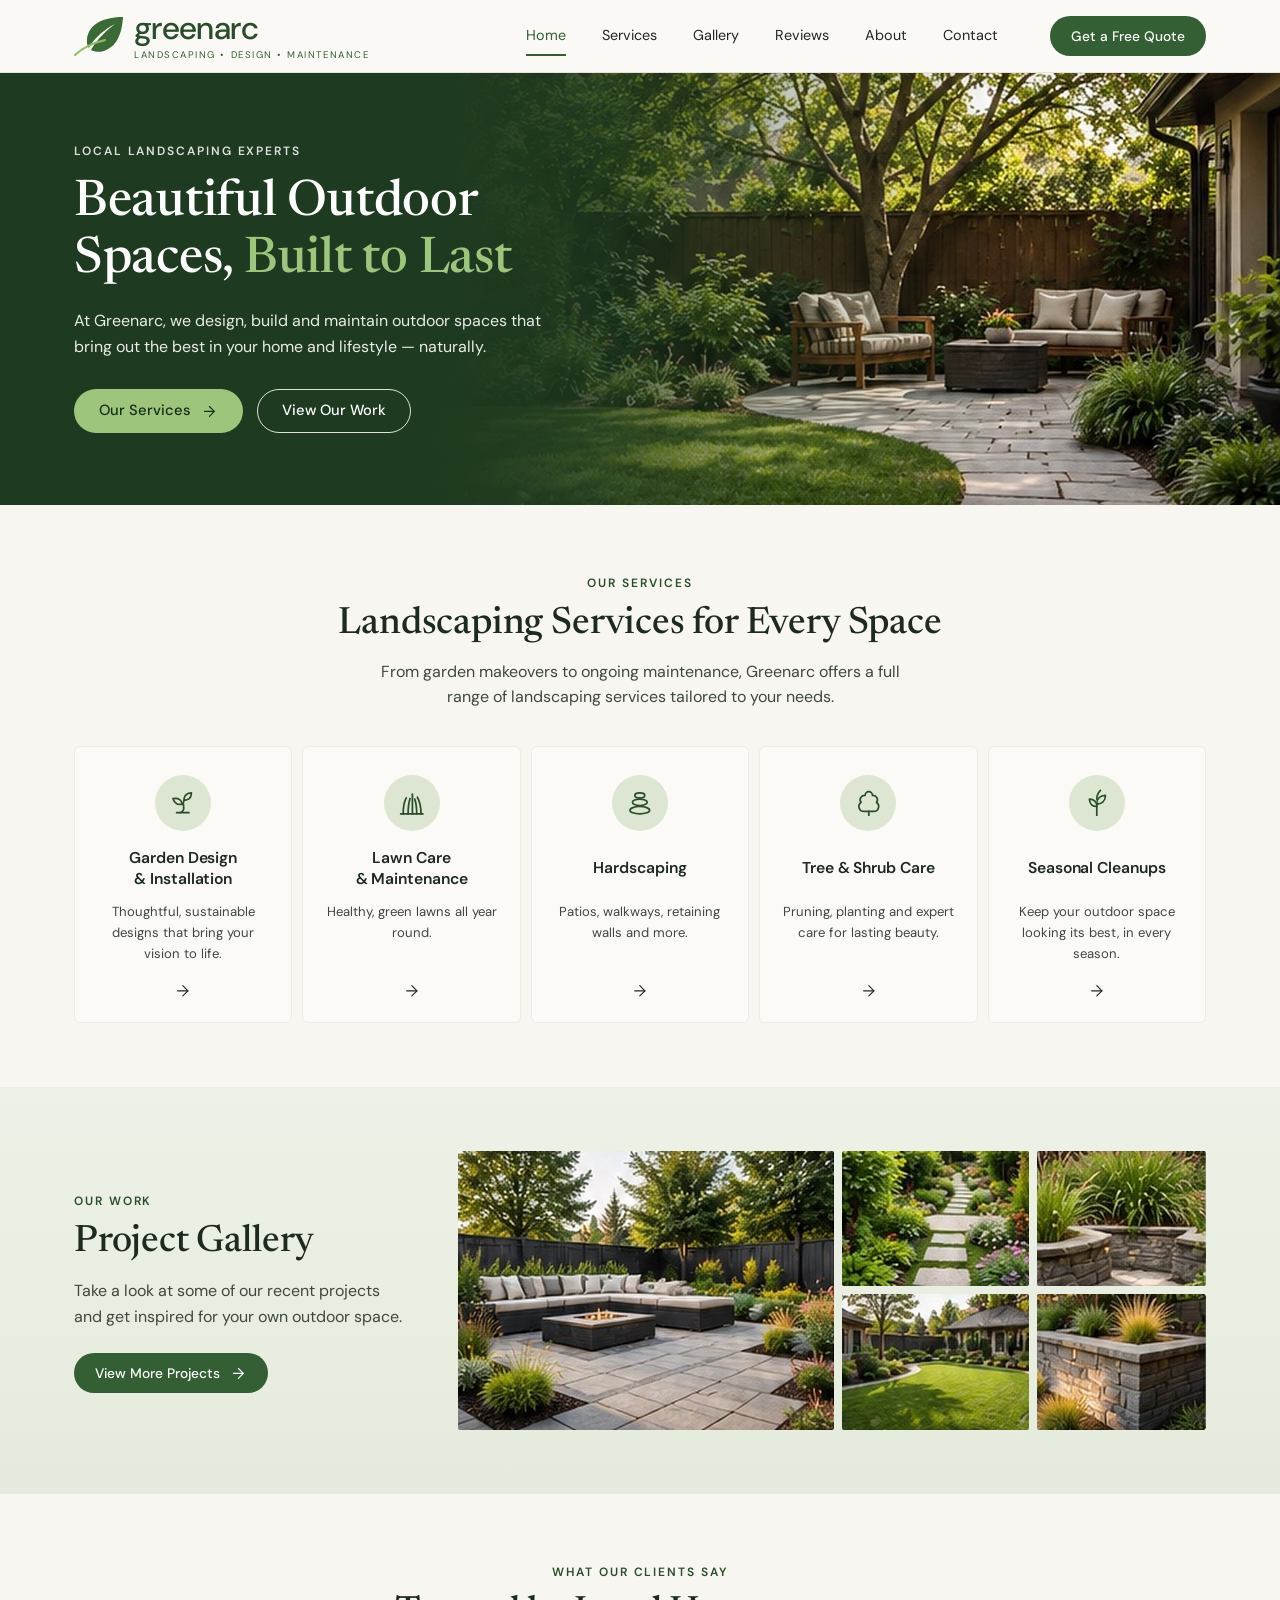
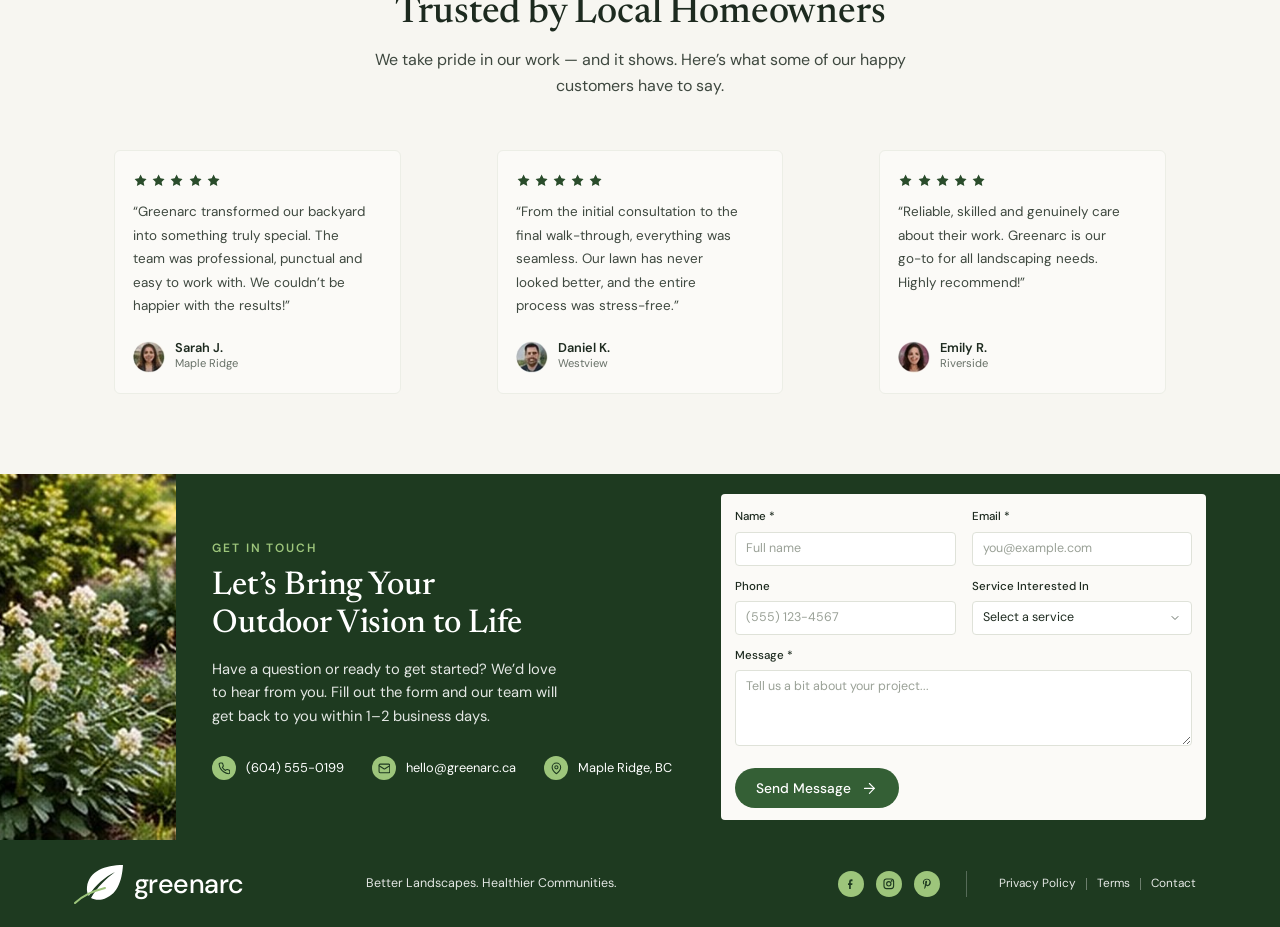
<file: greenarc-landscaping/index.html>
<!DOCTYPE html>
<html lang="en">
<head>
  <meta charset="UTF-8">
  <meta name="viewport" content="width=device-width, initial-scale=1">
  <title>Greenarc Landscaping | Landscape Design, Build &amp; Maintenance in Maple Ridge, BC</title>
  <meta name="description" content="Greenarc designs, builds and maintains beautiful outdoor spaces in Maple Ridge, BC. Garden design, lawn care, hardscaping, tree &amp; shrub care and seasonal cleanups.">
  <meta name="theme-color" content="#1e3a20">
  <link rel="icon" href="assets/img/favicon.svg" type="image/svg+xml">
  <link rel="preconnect" href="https://fonts.googleapis.com">
  <link rel="preconnect" href="https://fonts.gstatic.com" crossorigin>
  <link href="https://fonts.googleapis.com/css2?family=Caveat:wght@500&family=DM+Sans:opsz,wght@9..40,400;9..40,500;9..40,600&family=Newsreader:opsz,wght@6..72,400;6..72,500&display=swap" rel="stylesheet">
  <link rel="stylesheet" href="assets/css/styles.css">
</head>
<body>

<header class="site-header">
  <div class="container">
    <a class="logo" href="index.html" aria-label="Greenarc home">
      <svg class="logo__mark" viewBox="0 0 50 40" aria-hidden="true"><path d="M49 1C31 1 15 7 13 23c-.4 3.5.3 6.6 1.8 9C21 21 31 13 41 8 33 14 23 23 17 34c3 1.6 7 2.2 11 1.4C43 32 48 17 49 1Z" fill="#3a6a35"/><path d="M1 39c8-8 18-12 30-15" fill="none" stroke="#8fbf6a" stroke-width="2" stroke-linecap="round"/></svg>
      <span class="logo__text"><span class="logo__name">greenarc</span><span class="logo__tag">Landscaping &bull; Design &bull; Maintenance</span></span>
    </a>
    <nav class="nav" id="site-nav" aria-label="Main">
      <ul class="nav__list">
        <li><a class="nav__link" href="index.html" aria-current="page">Home</a></li>
        <li><a class="nav__link" href="services.html">Services</a></li>
        <li><a class="nav__link" href="index.html#gallery">Gallery</a></li>
        <li><a class="nav__link" href="index.html#reviews">Reviews</a></li>
        <li><a class="nav__link" href="about.html">About</a></li>
        <li><a class="nav__link" href="contact.html">Contact</a></li>
      </ul>
      <a class="btn btn--primary btn--sm header-cta" href="contact.html#quote">Get a Free Quote</a>
    </nav>
    <a class="btn btn--primary btn--sm header-cta" href="contact.html#quote">Get a Free Quote</a>
    <button class="nav-toggle" type="button" aria-controls="site-nav" aria-expanded="false" aria-label="Open menu">
      <svg class="icon icon-open"><use href="#i-menu"/></svg>
      <svg class="icon icon-close"><use href="#i-close"/></svg>
    </button>
  </div>
</header>

<main>
  <!-- Hero -->
  <section class="hero">
    <div class="hero__media" role="img" aria-label="Landscaped backyard patio with stone path, lush garden beds and outdoor seating"></div>
    <div class="container">
      <div class="hero__content">
        <span class="eyebrow">Local Landscaping Experts</span>
        <h1>Beautiful Outdoor Spaces, <span class="text-accent">Built to Last</span></h1>
        <p class="hero__lead">At Greenarc, we design, build and maintain outdoor spaces that bring out the best in your home and lifestyle — naturally.</p>
        <div class="hero__actions">
          <a class="btn btn--light" href="services.html">Our Services <svg class="icon"><use href="#i-arrow-right"/></svg></a>
          <a class="btn btn--outline" href="#gallery">View Our Work</a>
        </div>
      </div>
    </div>
  </section>

  <!-- Services -->
  <section class="section" id="services">
    <div class="container">
      <div class="section-head reveal">
        <span class="eyebrow">Our Services</span>
        <h2 class="section-title">Landscaping Services for Every Space</h2>
        <p class="section-lead">From garden makeovers to ongoing maintenance, Greenarc offers a full range of landscaping services tailored to your needs.</p>
      </div>
      <div class="tiles">
        <a class="tile reveal" href="services.html#garden-design">
          <span class="icon-circle"><svg class="icon"><use href="#i-sprout"/></svg></span>
          <h3>Garden Design<br>&amp; Installation</h3>
          <p>Thoughtful, sustainable designs that bring your vision to life.</p>
          <svg class="icon tile__arrow" aria-hidden="true"><use href="#i-arrow-right"/></svg>
        </a>
        <a class="tile reveal" href="services.html#lawn-care">
          <span class="icon-circle"><svg class="icon"><use href="#i-grass"/></svg></span>
          <h3>Lawn Care<br>&amp; Maintenance</h3>
          <p>Healthy, green lawns all year round.</p>
          <svg class="icon tile__arrow" aria-hidden="true"><use href="#i-arrow-right"/></svg>
        </a>
        <a class="tile reveal" href="services.html#hardscaping">
          <span class="icon-circle"><svg class="icon"><use href="#i-stones"/></svg></span>
          <h3>Hardscaping</h3>
          <p>Patios, walkways, retaining walls and more.</p>
          <svg class="icon tile__arrow" aria-hidden="true"><use href="#i-arrow-right"/></svg>
        </a>
        <a class="tile reveal" href="services.html#tree-care">
          <span class="icon-circle"><svg class="icon"><use href="#i-tree"/></svg></span>
          <h3>Tree &amp; Shrub Care</h3>
          <p>Pruning, planting and expert care for lasting beauty.</p>
          <svg class="icon tile__arrow" aria-hidden="true"><use href="#i-arrow-right"/></svg>
        </a>
        <a class="tile reveal" href="services.html#seasonal-cleanups">
          <span class="icon-circle"><svg class="icon"><use href="#i-plant"/></svg></span>
          <h3>Seasonal Cleanups</h3>
          <p>Keep your outdoor space looking its best, in every season.</p>
          <svg class="icon tile__arrow" aria-hidden="true"><use href="#i-arrow-right"/></svg>
        </a>
      </div>
    </div>
  </section>

  <!-- Gallery -->
  <section class="section section--sage-grad" id="gallery">
    <div class="container gallery-wrap">
      <div class="gallery-intro reveal">
        <span class="eyebrow">Our Work</span>
        <h2 class="section-title">Project Gallery</h2>
        <p class="section-lead">Take a look at some of our recent projects and get inspired for your own outdoor space.</p>
        <a class="btn btn--primary btn--sm" href="services.html">View More Projects <svg class="icon"><use href="#i-arrow-right"/></svg></a>
      </div>
      <div class="gallery-grid reveal">
        <figure><img src="assets/img/gallery-1.jpg" alt="Stone patio with sectional seating around a fire table" width="584" height="434"></figure>
        <figure><img src="assets/img/gallery-2.jpg" alt="Stepping stone path through flowering garden beds" width="296" height="206" loading="lazy"></figure>
        <figure><img src="assets/img/gallery-3.jpg" alt="Curved stone retaining wall planter with ornamental grasses" width="258" height="206" loading="lazy"></figure>
        <figure><img src="assets/img/gallery-4.jpg" alt="Freshly landscaped lawn with curved garden edging" width="296" height="208" loading="lazy"></figure>
        <figure><img src="assets/img/gallery-5.jpg" alt="Stone block raised planter with landscape lighting" width="258" height="208" loading="lazy"></figure>
      </div>
    </div>
  </section>

  <!-- Testimonials -->
  <section class="section" id="reviews">
    <div class="container">
      <div class="section-head reveal">
        <span class="eyebrow">What Our Clients Say</span>
        <h2 class="section-title">Trusted by Local Homeowners</h2>
        <p class="section-lead">We take pride in our work — and it shows. Here’s what some of our happy customers have to say.</p>
      </div>
      <div class="testimonials">
        <figure class="testimonial reveal">
          <div class="stars" role="img" aria-label="5 out of 5 stars"><svg class="icon"><use href="#i-star"/></svg><svg class="icon"><use href="#i-star"/></svg><svg class="icon"><use href="#i-star"/></svg><svg class="icon"><use href="#i-star"/></svg><svg class="icon"><use href="#i-star"/></svg></div>
          <blockquote>“Greenarc transformed our backyard into something truly special. The team was professional, punctual and easy to work with. We couldn’t be happier with the results!”</blockquote>
          <figcaption class="person"><img src="assets/img/avatar-sarah.jpg" alt="" width="96" height="96" loading="lazy"><span><strong>Sarah J.</strong><span>Maple Ridge</span></span></figcaption>
        </figure>
        <figure class="testimonial reveal">
          <div class="stars" role="img" aria-label="5 out of 5 stars"><svg class="icon"><use href="#i-star"/></svg><svg class="icon"><use href="#i-star"/></svg><svg class="icon"><use href="#i-star"/></svg><svg class="icon"><use href="#i-star"/></svg><svg class="icon"><use href="#i-star"/></svg></div>
          <blockquote>“From the initial consultation to the final walk-through, everything was seamless. Our lawn has never looked better, and the entire process was stress-free.”</blockquote>
          <figcaption class="person"><img src="assets/img/avatar-daniel.jpg" alt="" width="96" height="96" loading="lazy"><span><strong>Daniel K.</strong><span>Westview</span></span></figcaption>
        </figure>
        <figure class="testimonial reveal">
          <div class="stars" role="img" aria-label="5 out of 5 stars"><svg class="icon"><use href="#i-star"/></svg><svg class="icon"><use href="#i-star"/></svg><svg class="icon"><use href="#i-star"/></svg><svg class="icon"><use href="#i-star"/></svg><svg class="icon"><use href="#i-star"/></svg></div>
          <blockquote>“Reliable, skilled and genuinely care about their work. Greenarc is our go-to for all landscaping needs. Highly recommend!”</blockquote>
          <figcaption class="person"><img src="assets/img/avatar-emily.jpg" alt="" width="96" height="96" loading="lazy"><span><strong>Emily R.</strong><span>Riverside</span></span></figcaption>
        </figure>
      </div>
    </div>
  </section>

  <!-- Contact -->
  <section class="contact-band" id="contact" aria-labelledby="contact-title">
    <div class="contact-band__photo" aria-hidden="true"></div>
    <div class="contact-band__inner">
      <div class="contact-text">
        <span class="eyebrow">Get in Touch</span>
        <h2 id="contact-title">Let’s Bring Your<br>Outdoor Vision to Life</h2>
        <p>Have a question or ready to get started? We’d love to hear from you. Fill out the form and our team will get back to you within 1–2 business days.</p>
        <div class="inline-contacts">
          <a href="tel:+16045550199"><span class="dot"><svg class="icon"><use href="#i-phone"/></svg></span>(604) 555-0199</a>
          <a href="mailto:hello@greenarc.ca"><span class="dot"><svg class="icon"><use href="#i-mail"/></svg></span>hello@greenarc.ca</a>
          <span><span class="dot"><svg class="icon"><use href="#i-pin"/></svg></span>Maple Ridge, BC</span>
        </div>
      </div>
      <form class="form-card quote-form" novalidate>
        <div class="form-grid">
          <div class="field"><label for="h-name">Name *</label><input id="h-name" name="name" type="text" placeholder="Full name" autocomplete="name" required></div>
          <div class="field"><label for="h-email">Email *</label><input id="h-email" name="email" type="email" placeholder="you@example.com" autocomplete="email" required></div>
          <div class="field"><label for="h-phone">Phone</label><input id="h-phone" name="phone" type="tel" placeholder="(555) 123-4567" autocomplete="tel"></div>
          <div class="field"><label for="h-service">Service Interested In</label>
            <select id="h-service" name="service">
              <option value="">Select a service</option>
              <option value="garden-design">Garden Design &amp; Installation</option>
              <option value="lawn-care">Lawn Care &amp; Maintenance</option>
              <option value="hardscaping">Hardscaping</option>
              <option value="tree-care">Tree &amp; Shrub Care</option>
              <option value="seasonal-cleanups">Seasonal Cleanups</option>
              <option value="outdoor-lighting">Outdoor Lighting</option>
              <option value="other">Other</option>
            </select>
          </div>
          <div class="field full"><label for="h-message">Message *</label><textarea id="h-message" name="message" placeholder="Tell us a bit about your project..." required></textarea></div>
        </div>
        <div class="form-actions">
          <button class="btn btn--primary btn--sm" type="submit">Send Message <svg class="icon"><use href="#i-arrow-right"/></svg></button>
          <p class="form-status" role="status" aria-live="polite"></p>
        </div>
      </form>
    </div>
  </section>
</main>

<footer class="site-footer">
  <div class="container footer-slim">
    <a class="logo" href="index.html" aria-label="Greenarc home">
      <svg class="logo__mark" viewBox="0 0 50 40" aria-hidden="true"><path d="M49 1C31 1 15 7 13 23c-.4 3.5.3 6.6 1.8 9C21 21 31 13 41 8 33 14 23 23 17 34c3 1.6 7 2.2 11 1.4C43 32 48 17 49 1Z" fill="#ffffff"/><path d="M1 39c8-8 18-12 30-15" fill="none" stroke="#9dc57b" stroke-width="2" stroke-linecap="round"/></svg>
      <span class="logo__name">greenarc</span>
    </a>
    <p class="tagline">Better Landscapes. Healthier Communities.</p>
    <div class="socials">
      <a href="#" aria-label="Greenarc on Facebook"><svg class="icon"><use href="#i-facebook"/></svg></a>
      <a href="#" aria-label="Greenarc on Instagram"><svg class="icon"><use href="#i-instagram"/></svg></a>
      <a href="#" aria-label="Greenarc on Pinterest"><svg class="icon"><use href="#i-pinterest"/></svg></a>
    </div>
    <nav class="legal" aria-label="Legal">
      <a href="#">Privacy Policy</a><a href="#">Terms</a><a href="contact.html">Contact</a>
    </nav>
  </div>
</footer>

<script src="assets/js/main.js"></script>
</body>
</html>
</file>
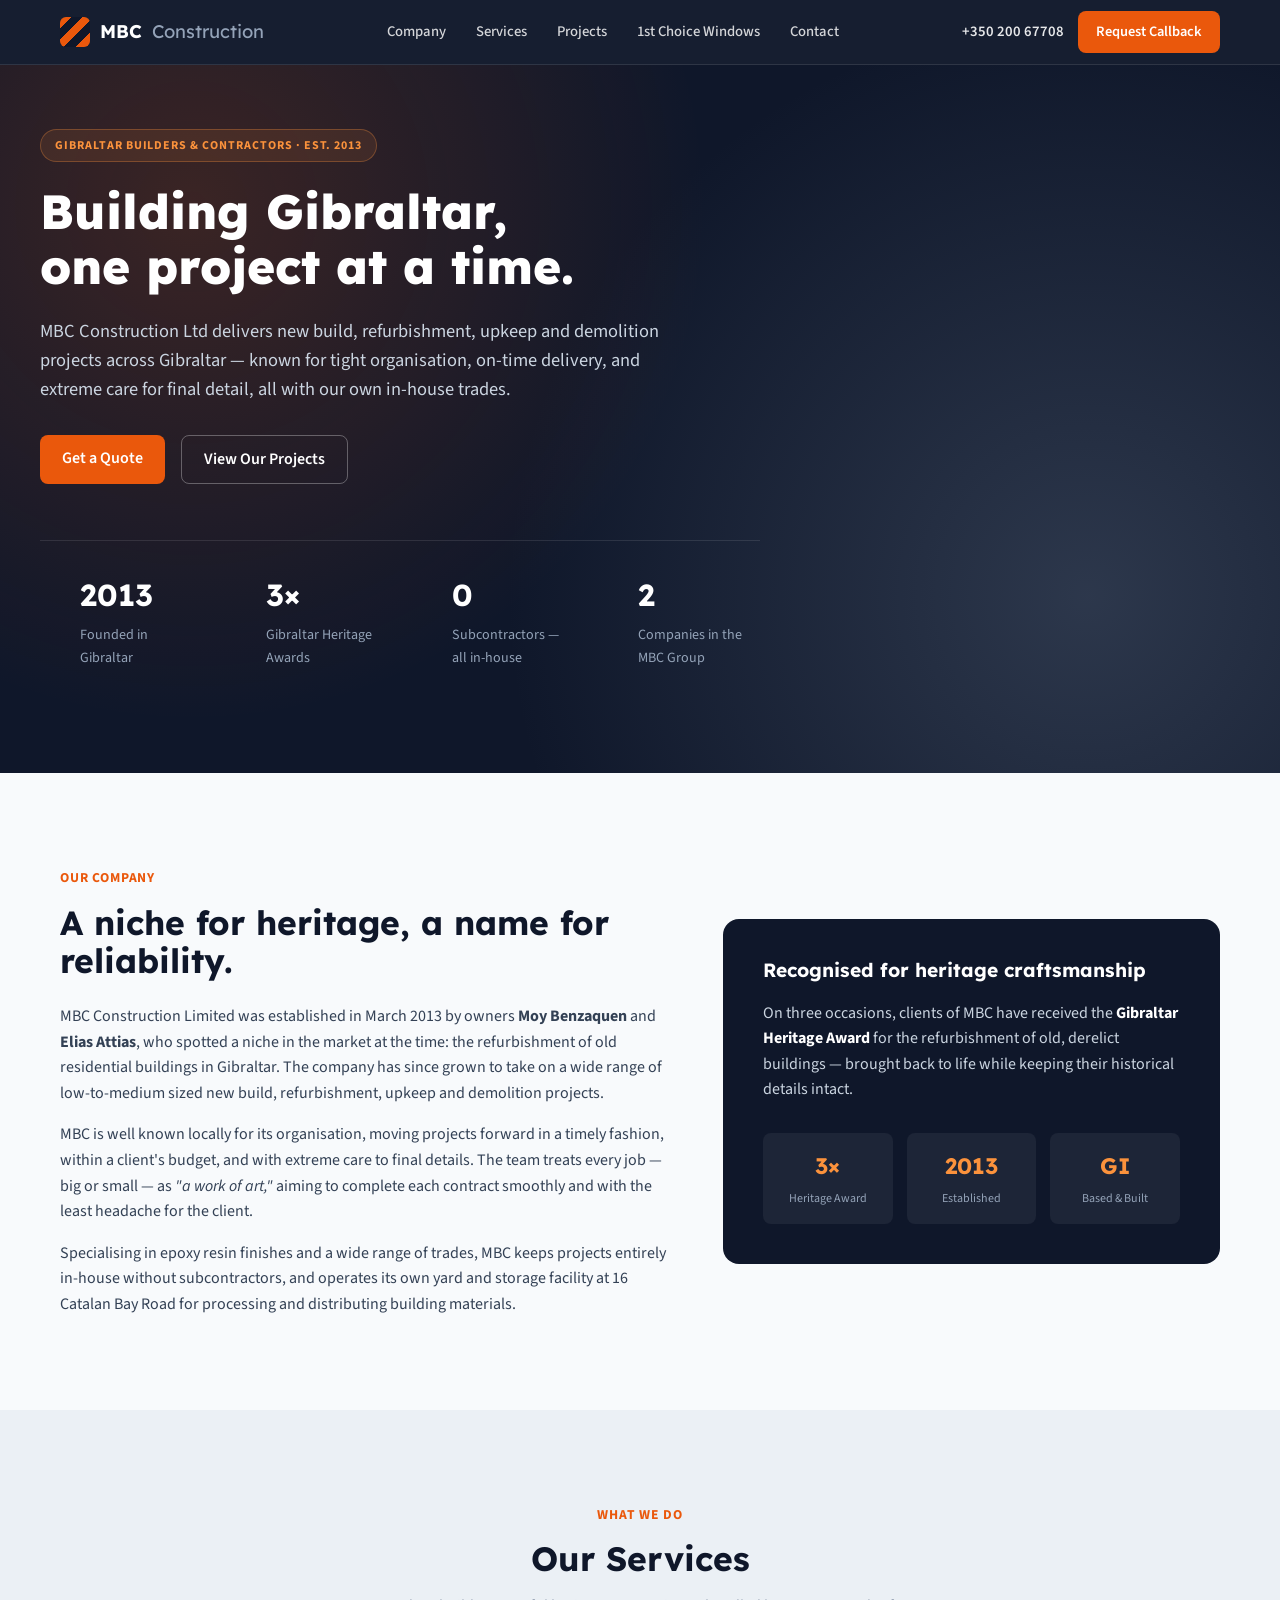
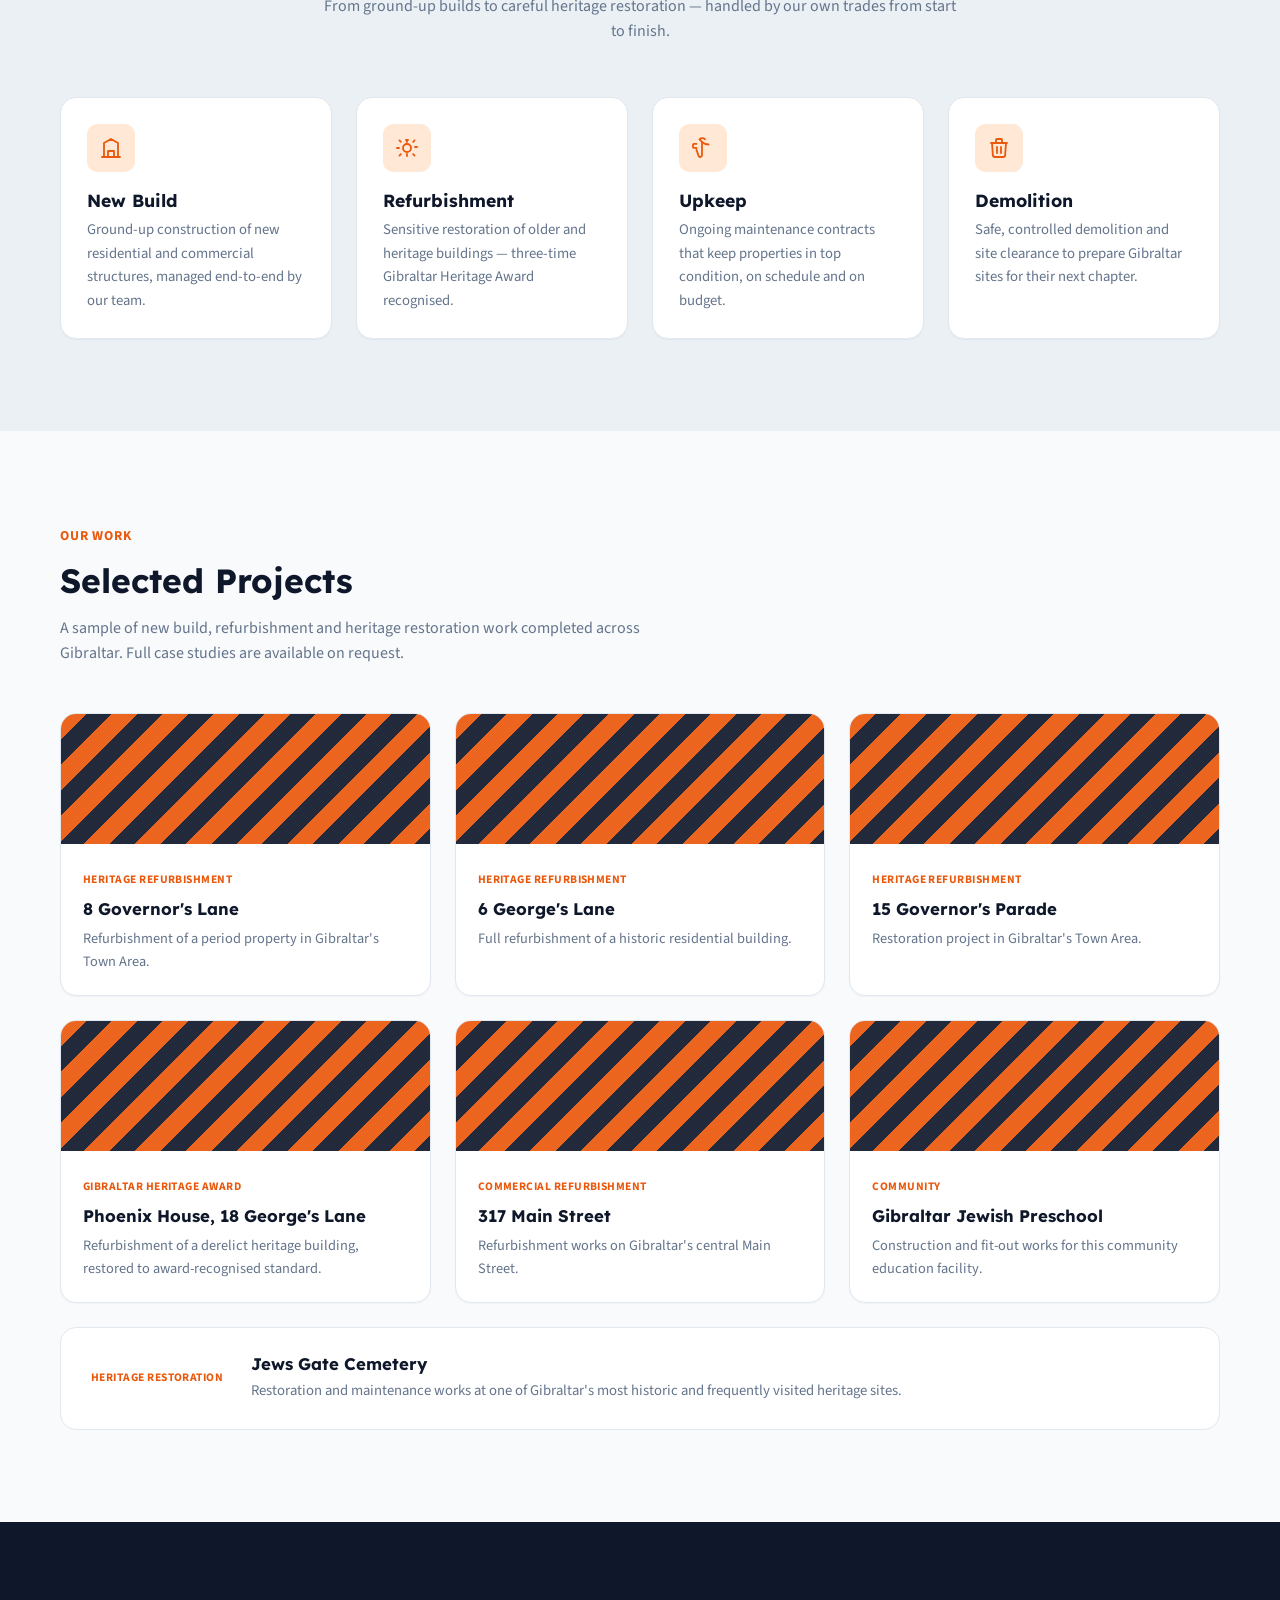
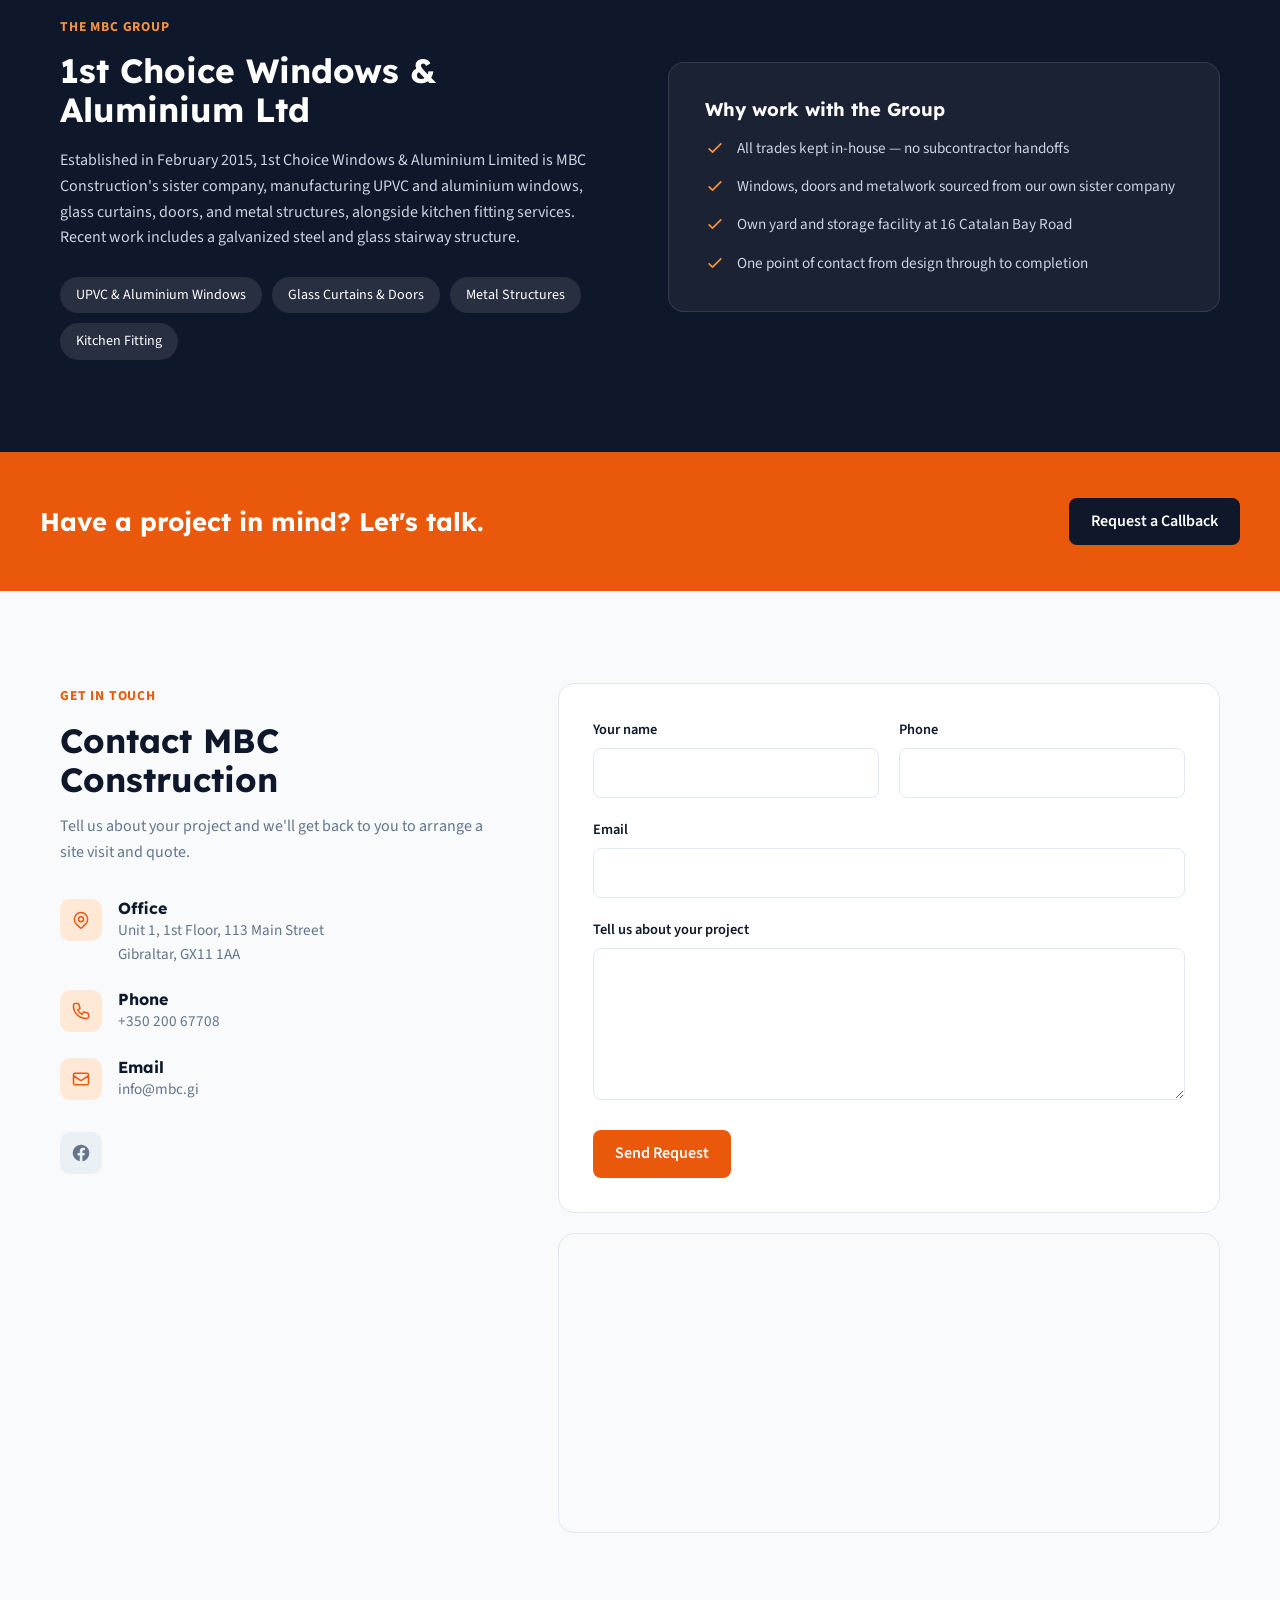
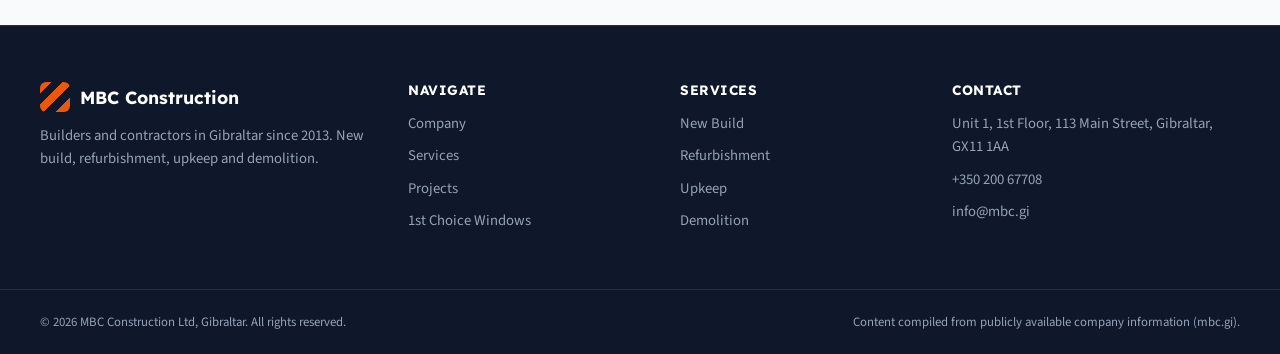
<file: mbc-construction/index.html>
<!DOCTYPE html>
<html lang="en">
<head>
<meta charset="UTF-8">
<meta name="viewport" content="width=device-width, initial-scale=1.0">
<title>MBC Construction Ltd | Builders &amp; Contractors, Gibraltar</title>
<meta name="description" content="MBC Construction Ltd — Gibraltar builders and contractors since 2013. New build, refurbishment, upkeep and demolition. Three-time Gibraltar Heritage Award recognised.">
<link rel="preconnect" href="https://fonts.googleapis.com">
<link rel="preconnect" href="https://fonts.gstatic.com" crossorigin>
<link href="https://fonts.googleapis.com/css2?family=Lexend:wght@400;500;600;700;800&family=Source+Sans+3:wght@400;500;600;700&display=swap" rel="stylesheet">
<style>
  :root {
    --primary: #64748B;
    --secondary: #94A3B8;
    --accent: #EA580C;
    --accent-dark: #C2410C;
    --ink: #0F172A;
    --bg: #F8FAFC;
    --fg: #334155;
    --card: #FFFFFF;
    --muted: #EBF0F5;
    --mutedfg: #64748B;
    --border: #E2E8F0;
    --radius-lg: 16px;
    --radius-md: 10px;
    --max: 1200px;
  }

  * { box-sizing: border-box; }
  html { scroll-behavior: smooth; }
  body {
    margin: 0;
    font-family: 'Source Sans 3', Arial, sans-serif;
    background: var(--bg);
    color: var(--fg);
    line-height: 1.6;
  }
  h1, h2, h3, h4, .font-heading {
    font-family: 'Lexend', 'Arial Black', sans-serif;
    color: var(--ink);
    line-height: 1.15;
    margin: 0;
  }
  p { margin: 0; }
  a { color: inherit; text-decoration: none; }
  ul { margin: 0; padding: 0; list-style: none; }
  img { max-width: 100%; display: block; }
  button { font: inherit; cursor: pointer; }

  .wrap { max-width: var(--max); margin: 0 auto; padding: 0 20px; }

  .skip-link {
    position: absolute; left: -999px; top: auto;
    background: var(--accent); color: #fff; padding: 10px 16px; border-radius: 6px; z-index: 200;
  }
  .skip-link:focus { left: 16px; top: 16px; }

  .badge-mark {
    width: 30px; height: 30px; border-radius: 6px; flex-shrink: 0;
    background: repeating-linear-gradient(135deg, var(--accent) 0 8px, var(--ink) 8px 16px);
  }

  /* HEADER */
  .site-header {
    position: sticky; top: 0; z-index: 50;
    background: rgba(15,23,42,0.97);
    border-bottom: 1px solid rgba(255,255,255,0.1);
  }
  .header-row {
    display: flex; align-items: center; justify-content: space-between;
    height: 64px;
  }
  .logo {
    display: flex; align-items: center; gap: 10px;
    font-family: 'Lexend', sans-serif; font-weight: 700; font-size: 1.15rem; color: #fff;
  }
  .logo span.dim { font-weight: 400; color: var(--secondary); }
  .nav-links {
    display: flex; align-items: center; gap: 30px;
    font-size: 0.92rem; font-weight: 500; color: rgba(255,255,255,0.82);
  }
  .nav-links a:hover { color: #fff; }
  .header-actions { display: flex; align-items: center; gap: 14px; }
  .phone-link { font-size: 0.92rem; font-weight: 600; color: rgba(255,255,255,0.9); }
  .phone-link:hover { color: #fff; }
  .btn {
    display: inline-block; font-weight: 600; padding: 11px 22px; border-radius: 8px;
    border: none; transition: background-color .15s ease, border-color .15s ease;
  }
  .btn-accent { background: var(--accent); color: #fff; }
  .btn-accent:hover { background: var(--accent-dark); }
  .btn-outline-dark { border: 1px solid rgba(255,255,255,0.3); color: #fff; }
  .btn-outline-dark:hover { border-color: rgba(255,255,255,0.6); }
  .btn-ink { background: var(--ink); color: #fff; }
  .btn-ink:hover { background: #1e293b; }
  .btn-sm { padding: 9px 18px; font-size: 0.9rem; }

  .nav-toggle {
    display: none; background: none; border: none; color: #fff; padding: 8px;
  }
  .nav-toggle svg { width: 24px; height: 24px; }

  .mobile-nav {
    display: none; flex-direction: column; gap: 4px; padding: 6px 0 16px;
    color: rgba(255,255,255,0.88); font-size: 0.95rem; font-weight: 500;
  }
  .mobile-nav a { padding: 8px 0; }
  .mobile-nav.open { display: flex; }

  @media (max-width: 860px) {
    .nav-links, .phone-link { display: none; }
    .nav-toggle { display: inline-flex; }
  }
  @media (max-width: 480px) {
    .header-actions .btn-accent { display: none; }
  }
  .mobile-cta { margin-top: 6px; display: inline-block; }

  /* HERO */
  .hero {
    background-color: var(--ink);
    background-image:
      radial-gradient(circle at 15% 20%, rgba(234,88,12,0.20), transparent 42%),
      radial-gradient(circle at 85% 75%, rgba(100,116,139,0.35), transparent 48%);
    color: #fff;
  }
  .hero-inner { padding: 64px 0 88px; }
  .eyebrow {
    display: inline-flex; align-items: center; gap: 8px;
    font-size: 0.75rem; font-weight: 700; letter-spacing: 0.08em; text-transform: uppercase;
    color: #fb923c; background: rgba(251,146,60,0.1); border: 1px solid rgba(251,146,60,0.3);
    border-radius: 999px; padding: 6px 14px; margin-bottom: 22px;
  }
  .hero h1 { font-size: 3rem; font-weight: 800; max-width: 680px; color: #fff; }
  .hero p.lede { margin-top: 22px; max-width: 620px; font-size: 1.15rem; color: #cbd5e1; }
  .hero-ctas { margin-top: 30px; display: flex; gap: 16px; flex-wrap: wrap; }
  .stats-row {
    margin-top: 56px; padding-top: 30px; border-top: 1px solid rgba(255,255,255,0.1);
    display: grid; grid-template-columns: repeat(4, 1fr); gap: 24px; max-width: 720px;
  }
  .stat-num { font-family: 'Lexend', sans-serif; font-size: 1.9rem; font-weight: 700; color: #fff; }
  .stat-label { font-size: 0.88rem; color: #94a3b8; margin-top: 4px; }
  @media (max-width: 700px) {
    .hero h1 { font-size: 2.2rem; }
    .stats-row { grid-template-columns: repeat(2, 1fr); }
  }

  /* SECTIONS */
  .section { padding: 92px 0; }
  .section-muted { background: var(--muted); }
  .eyebrow-accent {
    color: var(--accent); font-weight: 700; font-size: 0.85rem; text-transform: uppercase; letter-spacing: 0.06em;
  }
  .section-title { font-size: 2.1rem; font-weight: 700; margin-top: 12px; }
  .section-intro { max-width: 640px; }
  .section-intro p { margin-top: 16px; color: var(--mutedfg); }
  .center { text-align: center; margin-left: auto; margin-right: auto; }

  .reveal { opacity: 0; transform: translateY(18px); transition: opacity .6s ease, transform .6s ease; }
  .reveal.in { opacity: 1; transform: translateY(0); }

  /* ABOUT */
  .about-grid { display: grid; grid-template-columns: 1.1fr 0.9fr; gap: 56px; align-items: center; }
  .about-copy p { margin-top: 16px; color: var(--fg); }
  .about-copy p:first-of-type { margin-top: 24px; }
  .dark-card { background: var(--ink); color: #fff; border-radius: var(--radius-lg); padding: 40px; }
  .dark-card h3 { color: #fff; font-size: 1.2rem; margin-bottom: 20px; }
  .dark-card p { color: #cbd5e1; }
  .mini-stats { margin-top: 30px; display: grid; grid-template-columns: repeat(3, 1fr); gap: 14px; text-align: center; }
  .mini-stat { background: rgba(255,255,255,0.06); border-radius: 8px; padding: 16px 8px; }
  .mini-stat .num { font-family: 'Lexend', sans-serif; font-weight: 700; font-size: 1.4rem; color: #fb923c; }
  .mini-stat .lbl { font-size: 0.75rem; color: #94a3b8; margin-top: 4px; }
  @media (max-width: 900px) { .about-grid { grid-template-columns: 1fr; } }

  /* SERVICES */
  .services-grid { margin-top: 52px; display: grid; grid-template-columns: repeat(4, 1fr); gap: 24px; }
  .service-card {
    background: var(--card); border: 1px solid var(--border); border-radius: var(--radius-lg);
    padding: 26px; box-shadow: 0 1px 2px rgba(0,0,0,0.04); transition: box-shadow .15s ease;
  }
  .service-card:hover { box-shadow: 0 8px 20px rgba(15,23,42,0.08); }
  .icon-badge {
    width: 48px; height: 48px; border-radius: 10px; background: #FFE8D6; color: var(--accent);
    display: flex; align-items: center; justify-content: center; margin-bottom: 18px;
  }
  .icon-badge svg { width: 24px; height: 24px; }
  .service-card h3 { font-size: 1.1rem; }
  .service-card p { margin-top: 8px; font-size: 0.92rem; color: var(--mutedfg); }
  @media (max-width: 900px) { .services-grid { grid-template-columns: repeat(2, 1fr); } }
  @media (max-width: 560px) { .services-grid { grid-template-columns: 1fr; } }

  /* PROJECTS */
  .projects-grid { margin-top: 46px; display: grid; grid-template-columns: repeat(3, 1fr); gap: 24px; }
  .project-card {
    border: 1px solid var(--border); border-radius: var(--radius-lg); overflow: hidden;
    background: var(--card); box-shadow: 0 1px 2px rgba(0,0,0,0.04); transition: box-shadow .15s ease;
  }
  .project-card:hover { box-shadow: 0 10px 24px rgba(15,23,42,0.1); }
  .project-media {
    height: 130px;
    background: repeating-linear-gradient(135deg, var(--accent) 0 18px, var(--ink) 18px 36px);
    opacity: 0.92;
  }
  .project-body { padding: 22px; }
  .tag { font-size: 0.72rem; font-weight: 700; text-transform: uppercase; letter-spacing: 0.04em; color: var(--accent); }
  .project-body h3 { font-size: 1.05rem; margin-top: 8px; }
  .project-body p { margin-top: 8px; font-size: 0.9rem; color: var(--mutedfg); }
  .wide-card {
    margin-top: 24px; display: flex; align-items: center; gap: 28px; flex-wrap: wrap;
    border: 1px solid var(--border); border-radius: var(--radius-lg); background: var(--card); padding: 26px 30px;
  }
  @media (max-width: 900px) { .projects-grid { grid-template-columns: repeat(2, 1fr); } }
  @media (max-width: 620px) { .projects-grid { grid-template-columns: 1fr; } }

  /* GROUP / SISTER COMPANY */
  .group-section { background: var(--ink); color: #fff; }
  .group-grid { display: grid; grid-template-columns: 1fr 1fr; gap: 56px; align-items: center; }
  .group-grid h2 { color: #fff; }
  .group-grid .about-copy p { color: #cbd5e1; margin-top: 20px; }
  .pill-row { margin-top: 26px; display: flex; flex-wrap: wrap; gap: 10px; }
  .pill { background: rgba(255,255,255,0.1); border-radius: 999px; padding: 7px 16px; font-size: 0.88rem; }
  .panel { background: rgba(255,255,255,0.05); border: 1px solid rgba(255,255,255,0.1); border-radius: var(--radius-lg); padding: 36px; }
  .panel h3 { color: #fff; font-size: 1.15rem; margin-bottom: 16px; }
  .check-list li { display: flex; gap: 12px; margin-top: 14px; color: #cbd5e1; font-size: 0.95rem; }
  .check-list svg { width: 20px; height: 20px; color: #fb923c; flex-shrink: 0; margin-top: 2px; }
  @media (max-width: 900px) { .group-grid { grid-template-columns: 1fr; } }

  /* CTA BAND */
  .cta-band { background: var(--accent); }
  .cta-inner { padding: 46px 0; display: flex; align-items: center; justify-content: space-between; gap: 20px; flex-wrap: wrap; }
  .cta-inner h2 { color: #fff; font-size: 1.6rem; }
  @media (max-width: 620px) { .cta-inner { justify-content: center; text-align: center; } }

  /* CONTACT */
  .contact-grid { display: grid; grid-template-columns: 2fr 3fr; gap: 56px; }
  .contact-item-list { margin-top: 34px; }
  .contact-item { display: flex; gap: 16px; margin-top: 24px; }
  .contact-item:first-child { margin-top: 0; }
  .icon-circle {
    width: 42px; height: 42px; border-radius: 10px; background: #FFE8D6; color: var(--accent);
    display: flex; align-items: center; justify-content: center; flex-shrink: 0;
  }
  .icon-circle svg { width: 20px; height: 20px; }
  .contact-item h4 { font-size: 1rem; color: var(--ink); }
  .contact-item p, .contact-item a { color: var(--mutedfg); font-size: 0.95rem; }
  .contact-item a:hover { color: var(--accent); }
  .social-row { margin-top: 30px; display: flex; gap: 12px; }
  .social-btn {
    width: 42px; height: 42px; border-radius: 10px; background: var(--muted); color: var(--mutedfg);
    display: flex; align-items: center; justify-content: center; transition: background-color .15s, color .15s;
  }
  .social-btn:hover { background: #FFE8D6; color: var(--accent); }
  .social-btn svg { width: 20px; height: 20px; }

  .contact-form { background: var(--card); border: 1px solid var(--border); border-radius: var(--radius-lg); padding: 34px; }
  .form-row { display: grid; grid-template-columns: 1fr 1fr; gap: 20px; }
  .field { margin-top: 20px; }
  .field:first-child, .form-row { margin-top: 0; }
  .field label, .form-row label { display: block; font-weight: 600; font-size: 0.9rem; color: var(--ink); margin-bottom: 7px; }
  .field input, .field textarea, .form-row input {
    width: 100%; border: 1px solid var(--border); border-radius: 8px; padding: 11px 14px;
    font: inherit; color: var(--fg); background: #fff;
  }
  .field input:focus, .field textarea:focus, .form-row input:focus {
    outline: none; border-color: var(--accent); box-shadow: 0 0 0 3px rgba(234,88,12,0.15);
  }
  .contact-form button { margin-top: 22px; }
  @media (max-width: 900px) { .contact-grid { grid-template-columns: 1fr; } }
  @media (max-width: 560px) { .form-row { grid-template-columns: 1fr; } }

  .map-wrap { margin-top: 20px; border: 1px solid var(--border); border-radius: var(--radius-lg); overflow: hidden; height: 300px; }
  .map-wrap iframe { width: 100%; height: 100%; border: 0; }

  /* FOOTER */
  footer { background: var(--ink); color: #94a3b8; border-top: 1px solid rgba(255,255,255,0.1); }
  .footer-grid { padding: 56px 0; display: grid; grid-template-columns: 1.4fr 1fr 1fr 1.2fr; gap: 32px; }
  .footer-col h3 { color: #fff; font-size: 0.85rem; text-transform: uppercase; letter-spacing: 0.04em; margin-bottom: 14px; }
  .footer-col p { font-size: 0.92rem; }
  .footer-col ul li { margin-top: 9px; font-size: 0.92rem; }
  .footer-col ul li a:hover { color: #fff; }
  .footer-logo { display: flex; align-items: center; gap: 10px; font-family: 'Lexend', sans-serif; font-weight: 700; color: #fff; font-size: 1.1rem; margin-bottom: 12px; }
  .footer-bottom { border-top: 1px solid rgba(255,255,255,0.1); }
  .footer-bottom-inner { padding: 22px 0; display: flex; justify-content: space-between; gap: 10px; flex-wrap: wrap; font-size: 0.8rem; }
  @media (max-width: 900px) { .footer-grid { grid-template-columns: 1fr 1fr; } }
  @media (max-width: 560px) { .footer-grid { grid-template-columns: 1fr; } }
</style>
</head>
<body>

<a href="#main" class="skip-link">Skip to content</a>

<header class="site-header">
  <div class="wrap">
    <div class="header-row">
      <a href="#top" class="logo">
        <span class="badge-mark" aria-hidden="true"></span>
        MBC <span class="dim">Construction</span>
      </a>

      <nav class="nav-links" aria-label="Primary">
        <a href="#about">Company</a>
        <a href="#services">Services</a>
        <a href="#projects">Projects</a>
        <a href="#group">1st Choice Windows</a>
        <a href="#contact">Contact</a>
      </nav>

      <div class="header-actions">
        <a href="tel:+35020067708" class="phone-link">+350 200 67708</a>
        <a href="#contact" class="btn btn-accent btn-sm">Request Callback</a>
        <button id="menuBtn" class="nav-toggle" aria-label="Toggle menu" aria-expanded="false" aria-controls="mobileNav">
          <svg viewBox="0 0 24 24" fill="none" stroke="currentColor" stroke-width="2"><path stroke-linecap="round" stroke-linejoin="round" d="M4 6h16M4 12h16M4 18h16" /></svg>
        </button>
      </div>
    </div>

    <nav id="mobileNav" class="mobile-nav" aria-label="Mobile">
      <a href="#about">Company</a>
      <a href="#services">Services</a>
      <a href="#projects">Projects</a>
      <a href="#group">1st Choice Windows</a>
      <a href="#contact">Contact</a>
      <a href="tel:+35020067708">+350 200 67708</a>
      <a href="#contact" class="btn btn-accent btn-sm mobile-cta">Request Callback</a>
    </nav>
  </div>
</header>

<main id="main">

  <section id="top" class="hero">
    <div class="wrap hero-inner">
      <p class="eyebrow">Gibraltar Builders &amp; Contractors · Est. 2013</p>
      <h1>Building Gibraltar,<br>one project at a time.</h1>
      <p class="lede">MBC Construction Ltd delivers new build, refurbishment, upkeep and demolition projects across Gibraltar — known for tight organisation, on-time delivery, and extreme care for final detail, all with our own in-house trades.</p>
      <div class="hero-ctas">
        <a href="#contact" class="btn btn-accent">Get a Quote</a>
        <a href="#projects" class="btn btn-outline-dark">View Our Projects</a>
      </div>

      <dl class="stats-row">
        <div>
          <dt class="visually-hidden"></dt>
          <dd class="stat-num">2013</dd>
          <dd class="stat-label">Founded in Gibraltar</dd>
        </div>
        <div>
          <dd class="stat-num">3×</dd>
          <dd class="stat-label">Gibraltar Heritage Awards</dd>
        </div>
        <div>
          <dd class="stat-num">0</dd>
          <dd class="stat-label">Subcontractors — all in-house</dd>
        </div>
        <div>
          <dd class="stat-num">2</dd>
          <dd class="stat-label">Companies in the MBC Group</dd>
        </div>
      </dl>
    </div>
  </section>

  <section id="about" class="section" aria-labelledby="about-heading">
    <div class="wrap about-grid">
      <div class="reveal about-copy">
        <span class="eyebrow-accent">Our Company</span>
        <h2 id="about-heading" class="section-title">A niche for heritage, a name for reliability.</h2>
        <p>MBC Construction Limited was established in March 2013 by owners <strong>Moy Benzaquen</strong> and <strong>Elias Attias</strong>, who spotted a niche in the market at the time: the refurbishment of old residential buildings in Gibraltar. The company has since grown to take on a wide range of low-to-medium sized new build, refurbishment, upkeep and demolition projects.</p>
        <p>MBC is well known locally for its organisation, moving projects forward in a timely fashion, within a client's budget, and with extreme care to final details. The team treats every job — big or small — as <em>"a work of art,"</em> aiming to complete each contract smoothly and with the least headache for the client.</p>
        <p>Specialising in epoxy resin finishes and a wide range of trades, MBC keeps projects entirely in-house without subcontractors, and operates its own yard and storage facility at 16 Catalan Bay Road for processing and distributing building materials.</p>
      </div>

      <div class="reveal">
        <div class="dark-card">
          <h3>Recognised for heritage craftsmanship</h3>
          <p>On three occasions, clients of MBC have received the <strong style="color:#fff">Gibraltar Heritage Award</strong> for the refurbishment of old, derelict buildings — brought back to life while keeping their historical details intact.</p>
          <div class="mini-stats">
            <div class="mini-stat"><div class="num">3×</div><div class="lbl">Heritage Award</div></div>
            <div class="mini-stat"><div class="num">2013</div><div class="lbl">Established</div></div>
            <div class="mini-stat"><div class="num">GI</div><div class="lbl">Based &amp; Built</div></div>
          </div>
        </div>
      </div>
    </div>
  </section>

  <section id="services" class="section section-muted" aria-labelledby="services-heading">
    <div class="wrap">
      <div class="reveal section-intro center">
        <span class="eyebrow-accent">What We Do</span>
        <h2 id="services-heading" class="section-title">Our Services</h2>
        <p>From ground-up builds to careful heritage restoration — handled by our own trades from start to finish.</p>
      </div>

      <div class="services-grid">
        <div class="reveal service-card">
          <div class="icon-badge"><svg viewBox="0 0 24 24" fill="none" stroke="currentColor" stroke-width="1.8"><path stroke-linecap="round" stroke-linejoin="round" d="M3 21h18M5 21V7l7-4 7 4v14M9 21v-6h6v6" /></svg></div>
          <h3>New Build</h3>
          <p>Ground-up construction of new residential and commercial structures, managed end-to-end by our team.</p>
        </div>
        <div class="reveal service-card">
          <div class="icon-badge"><svg viewBox="0 0 24 24" fill="none" stroke="currentColor" stroke-width="1.8"><path stroke-linecap="round" stroke-linejoin="round" d="M11 4h2m-1 0v2m0 12v2m8-9h2M2 12h2m14.14 6.14l1.42 1.42M4.44 4.44l1.42 1.42m0 12.28l-1.42 1.42M18.14 5.86l1.42-1.42M16 12a4 4 0 11-8 0 4 4 0 018 0z" /></svg></div>
          <h3>Refurbishment</h3>
          <p>Sensitive restoration of older and heritage buildings — three-time Gibraltar Heritage Award recognised.</p>
        </div>
        <div class="reveal service-card">
          <div class="icon-badge"><svg viewBox="0 0 24 24" fill="none" stroke="currentColor" stroke-width="1.8"><path stroke-linecap="round" stroke-linejoin="round" d="M11 5.882V19.24a1.76 1.76 0 01-3.417.592l-2.147-6.15M11 5.882L8.5 3.375M11 5.882c1.5 1.5 4 2.618 6.5 2.618M8.5 3.375c1.5-1.5 4-1.5 5.5 0m-8.5 8.5H3a1 1 0 01-1-1v-2a1 1 0 011-1h2.5" /></svg></div>
          <h3>Upkeep</h3>
          <p>Ongoing maintenance contracts that keep properties in top condition, on schedule and on budget.</p>
        </div>
        <div class="reveal service-card">
          <div class="icon-badge"><svg viewBox="0 0 24 24" fill="none" stroke="currentColor" stroke-width="1.8"><path stroke-linecap="round" stroke-linejoin="round" d="M19 7l-.867 12.142A2 2 0 0116.138 21H7.862a2 2 0 01-1.995-1.858L5 7m5 4v6m4-6v6M9 7V4a1 1 0 011-1h4a1 1 0 011 1v3M4 7h16" /></svg></div>
          <h3>Demolition</h3>
          <p>Safe, controlled demolition and site clearance to prepare Gibraltar sites for their next chapter.</p>
        </div>
      </div>
    </div>
  </section>

  <section id="projects" class="section" aria-labelledby="projects-heading">
    <div class="wrap">
      <div class="reveal section-intro">
        <span class="eyebrow-accent">Our Work</span>
        <h2 id="projects-heading" class="section-title">Selected Projects</h2>
        <p>A sample of new build, refurbishment and heritage restoration work completed across Gibraltar. Full case studies are available on request.</p>
      </div>

      <div class="projects-grid">
        <article class="reveal project-card">
          <div class="project-media" aria-hidden="true"></div>
          <div class="project-body">
            <span class="tag">Heritage Refurbishment</span>
            <h3>8 Governor's Lane</h3>
            <p>Refurbishment of a period property in Gibraltar's Town Area.</p>
          </div>
        </article>
        <article class="reveal project-card">
          <div class="project-media" aria-hidden="true"></div>
          <div class="project-body">
            <span class="tag">Heritage Refurbishment</span>
            <h3>6 George's Lane</h3>
            <p>Full refurbishment of a historic residential building.</p>
          </div>
        </article>
        <article class="reveal project-card">
          <div class="project-media" aria-hidden="true"></div>
          <div class="project-body">
            <span class="tag">Heritage Refurbishment</span>
            <h3>15 Governor's Parade</h3>
            <p>Restoration project in Gibraltar's Town Area.</p>
          </div>
        </article>
        <article class="reveal project-card">
          <div class="project-media" aria-hidden="true"></div>
          <div class="project-body">
            <span class="tag">Gibraltar Heritage Award</span>
            <h3>Phoenix House, 18 George's Lane</h3>
            <p>Refurbishment of a derelict heritage building, restored to award-recognised standard.</p>
          </div>
        </article>
        <article class="reveal project-card">
          <div class="project-media" aria-hidden="true"></div>
          <div class="project-body">
            <span class="tag">Commercial Refurbishment</span>
            <h3>317 Main Street</h3>
            <p>Refurbishment works on Gibraltar's central Main Street.</p>
          </div>
        </article>
        <article class="reveal project-card">
          <div class="project-media" aria-hidden="true"></div>
          <div class="project-body">
            <span class="tag">Community</span>
            <h3>Gibraltar Jewish Preschool</h3>
            <p>Construction and fit-out works for this community education facility.</p>
          </div>
        </article>
      </div>

      <article class="reveal wide-card">
        <span class="tag">Heritage Restoration</span>
        <div>
          <h3 style="font-size:1.05rem;">Jews Gate Cemetery</h3>
          <p style="margin-top:6px; color:var(--mutedfg); font-size:0.92rem;">Restoration and maintenance works at one of Gibraltar's most historic and frequently visited heritage sites.</p>
        </div>
      </article>
    </div>
  </section>

  <section id="group" class="section group-section" aria-labelledby="group-heading">
    <div class="wrap group-grid">
      <div class="reveal about-copy">
        <span class="eyebrow-accent" style="color:#fb923c;">The MBC Group</span>
        <h2 id="group-heading" class="section-title">1st Choice Windows &amp; Aluminium Ltd</h2>
        <p>Established in February 2015, 1st Choice Windows &amp; Aluminium Limited is MBC Construction's sister company, manufacturing UPVC and aluminium windows, glass curtains, doors, and metal structures, alongside kitchen fitting services. Recent work includes a galvanized steel and glass stairway structure.</p>
        <div class="pill-row">
          <span class="pill">UPVC &amp; Aluminium Windows</span>
          <span class="pill">Glass Curtains &amp; Doors</span>
          <span class="pill">Metal Structures</span>
          <span class="pill">Kitchen Fitting</span>
        </div>
      </div>
      <div class="reveal panel">
        <h3>Why work with the Group</h3>
        <ul class="check-list">
          <li><svg viewBox="0 0 24 24" fill="none" stroke="currentColor" stroke-width="2"><path stroke-linecap="round" stroke-linejoin="round" d="M5 13l4 4L19 7" /></svg>All trades kept in-house — no subcontractor handoffs</li>
          <li><svg viewBox="0 0 24 24" fill="none" stroke="currentColor" stroke-width="2"><path stroke-linecap="round" stroke-linejoin="round" d="M5 13l4 4L19 7" /></svg>Windows, doors and metalwork sourced from our own sister company</li>
          <li><svg viewBox="0 0 24 24" fill="none" stroke="currentColor" stroke-width="2"><path stroke-linecap="round" stroke-linejoin="round" d="M5 13l4 4L19 7" /></svg>Own yard and storage facility at 16 Catalan Bay Road</li>
          <li><svg viewBox="0 0 24 24" fill="none" stroke="currentColor" stroke-width="2"><path stroke-linecap="round" stroke-linejoin="round" d="M5 13l4 4L19 7" /></svg>One point of contact from design through to completion</li>
        </ul>
      </div>
    </div>
  </section>

  <section class="cta-band">
    <div class="wrap cta-inner">
      <h2>Have a project in mind? Let's talk.</h2>
      <a href="#contact" class="btn btn-ink">Request a Callback</a>
    </div>
  </section>

  <section id="contact" class="section" aria-labelledby="contact-heading">
    <div class="wrap contact-grid">
      <div class="reveal">
        <span class="eyebrow-accent">Get In Touch</span>
        <h2 id="contact-heading" class="section-title">Contact MBC Construction</h2>
        <p style="margin-top:16px; color:var(--mutedfg);">Tell us about your project and we'll get back to you to arrange a site visit and quote.</p>

        <div class="contact-item-list">
          <div class="contact-item">
            <div class="icon-circle"><svg viewBox="0 0 24 24" fill="none" stroke="currentColor" stroke-width="1.8"><path stroke-linecap="round" stroke-linejoin="round" d="M17.657 16.657L13.414 20.9a2 2 0 01-2.827 0l-4.244-4.243a8 8 0 1111.314 0z" /><path stroke-linecap="round" stroke-linejoin="round" d="M15 11a3 3 0 11-6 0 3 3 0 016 0z" /></svg></div>
            <div>
              <h4>Office</h4>
              <p>Unit 1, 1st Floor, 113 Main Street<br>Gibraltar, GX11 1AA</p>
            </div>
          </div>
          <div class="contact-item">
            <div class="icon-circle"><svg viewBox="0 0 24 24" fill="none" stroke="currentColor" stroke-width="1.8"><path stroke-linecap="round" stroke-linejoin="round" d="M3 5a2 2 0 012-2h3.28a1 1 0 01.948.684l1.498 4.493a1 1 0 01-.502 1.21l-2.257 1.13a11.042 11.042 0 005.516 5.516l1.13-2.257a1 1 0 011.21-.502l4.493 1.498a1 1 0 01.684.949V19a2 2 0 01-2 2h-1C9.716 21 3 14.284 3 6V5z" /></svg></div>
            <div>
              <h4>Phone</h4>
              <a href="tel:+35020067708">+350 200 67708</a>
            </div>
          </div>
          <div class="contact-item">
            <div class="icon-circle"><svg viewBox="0 0 24 24" fill="none" stroke="currentColor" stroke-width="1.8"><path stroke-linecap="round" stroke-linejoin="round" d="M3 8l7.89 5.26a2 2 0 002.22 0L21 8M5 19h14a2 2 0 002-2V7a2 2 0 00-2-2H5a2 2 0 00-2 2v10a2 2 0 002 2z" /></svg></div>
            <div>
              <h4>Email</h4>
              <a href="mailto:info@mbc.gi">info@mbc.gi</a>
            </div>
          </div>
        </div>

        <div class="social-row">
          <a href="https://www.facebook.com/mbc.gibraltar/" target="_blank" rel="noopener noreferrer" aria-label="MBC Construction on Facebook" class="social-btn">
            <svg viewBox="0 0 24 24" fill="currentColor"><path d="M22 12a10 10 0 10-11.5 9.87v-6.98H7.9V12h2.6V9.8c0-2.56 1.53-3.98 3.87-3.98 1.12 0 2.3.2 2.3.2v2.53h-1.3c-1.28 0-1.68.8-1.68 1.62V12h2.86l-.46 2.89h-2.4v6.98A10 10 0 0022 12z"/></svg>
          </a>
        </div>
      </div>

      <div class="reveal">
        <form class="contact-form" action="mailto:info@mbc.gi" method="post" enctype="text/plain">
          <div class="form-row">
            <div>
              <label for="name">Your name</label>
              <input id="name" name="name" type="text" required>
            </div>
            <div>
              <label for="phone">Phone</label>
              <input id="phone" name="phone" type="tel">
            </div>
          </div>
          <div class="field">
            <label for="email">Email</label>
            <input id="email" name="email" type="email" required>
          </div>
          <div class="field">
            <label for="message">Tell us about your project</label>
            <textarea id="message" name="message" rows="5"></textarea>
          </div>
          <button type="submit" class="btn btn-accent">Send Request</button>
        </form>

        <div class="map-wrap">
          <iframe
            title="Map showing MBC Construction Ltd, 113 Main Street, Gibraltar"
            loading="lazy"
            referrerpolicy="no-referrer-when-downgrade"
            src="https://www.google.com/maps?q=113+Main+Street,+Gibraltar&output=embed">
          </iframe>
        </div>
      </div>
    </div>
  </section>

</main>

<footer>
  <div class="wrap footer-grid">
    <div class="footer-col">
      <a href="#top" class="footer-logo">
        <span class="badge-mark" aria-hidden="true"></span>
        MBC Construction
      </a>
      <p>Builders and contractors in Gibraltar since 2013. New build, refurbishment, upkeep and demolition.</p>
    </div>
    <div class="footer-col">
      <h3>Navigate</h3>
      <ul>
        <li><a href="#about">Company</a></li>
        <li><a href="#services">Services</a></li>
        <li><a href="#projects">Projects</a></li>
        <li><a href="#group">1st Choice Windows</a></li>
      </ul>
    </div>
    <div class="footer-col">
      <h3>Services</h3>
      <ul>
        <li>New Build</li>
        <li>Refurbishment</li>
        <li>Upkeep</li>
        <li>Demolition</li>
      </ul>
    </div>
    <div class="footer-col">
      <h3>Contact</h3>
      <ul>
        <li>Unit 1, 1st Floor, 113 Main Street, Gibraltar, GX11 1AA</li>
        <li><a href="tel:+35020067708">+350 200 67708</a></li>
        <li><a href="mailto:info@mbc.gi">info@mbc.gi</a></li>
      </ul>
    </div>
  </div>
  <div class="footer-bottom">
    <div class="wrap footer-bottom-inner">
      <p>&copy; <span id="year"></span> MBC Construction Ltd, Gibraltar. All rights reserved.</p>
      <p>Content compiled from publicly available company information (mbc.gi).</p>
    </div>
  </div>
</footer>

<script>
  document.getElementById('year').textContent = new Date().getFullYear();

  const menuBtn = document.getElementById('menuBtn');
  const mobileNav = document.getElementById('mobileNav');
  menuBtn.addEventListener('click', () => {
    const isOpen = mobileNav.classList.toggle('open');
    menuBtn.setAttribute('aria-expanded', String(isOpen));
  });
  mobileNav.querySelectorAll('a').forEach(a => a.addEventListener('click', () => {
    mobileNav.classList.remove('open');
    menuBtn.setAttribute('aria-expanded', 'false');
  }));

  const io = new IntersectionObserver((entries) => {
    entries.forEach(e => { if (e.isIntersecting) { e.target.classList.add('in'); io.unobserve(e.target); } });
  }, { threshold: 0.15 });
  document.querySelectorAll('.reveal').forEach(el => io.observe(el));
</script>

</body>
</html>
</file>
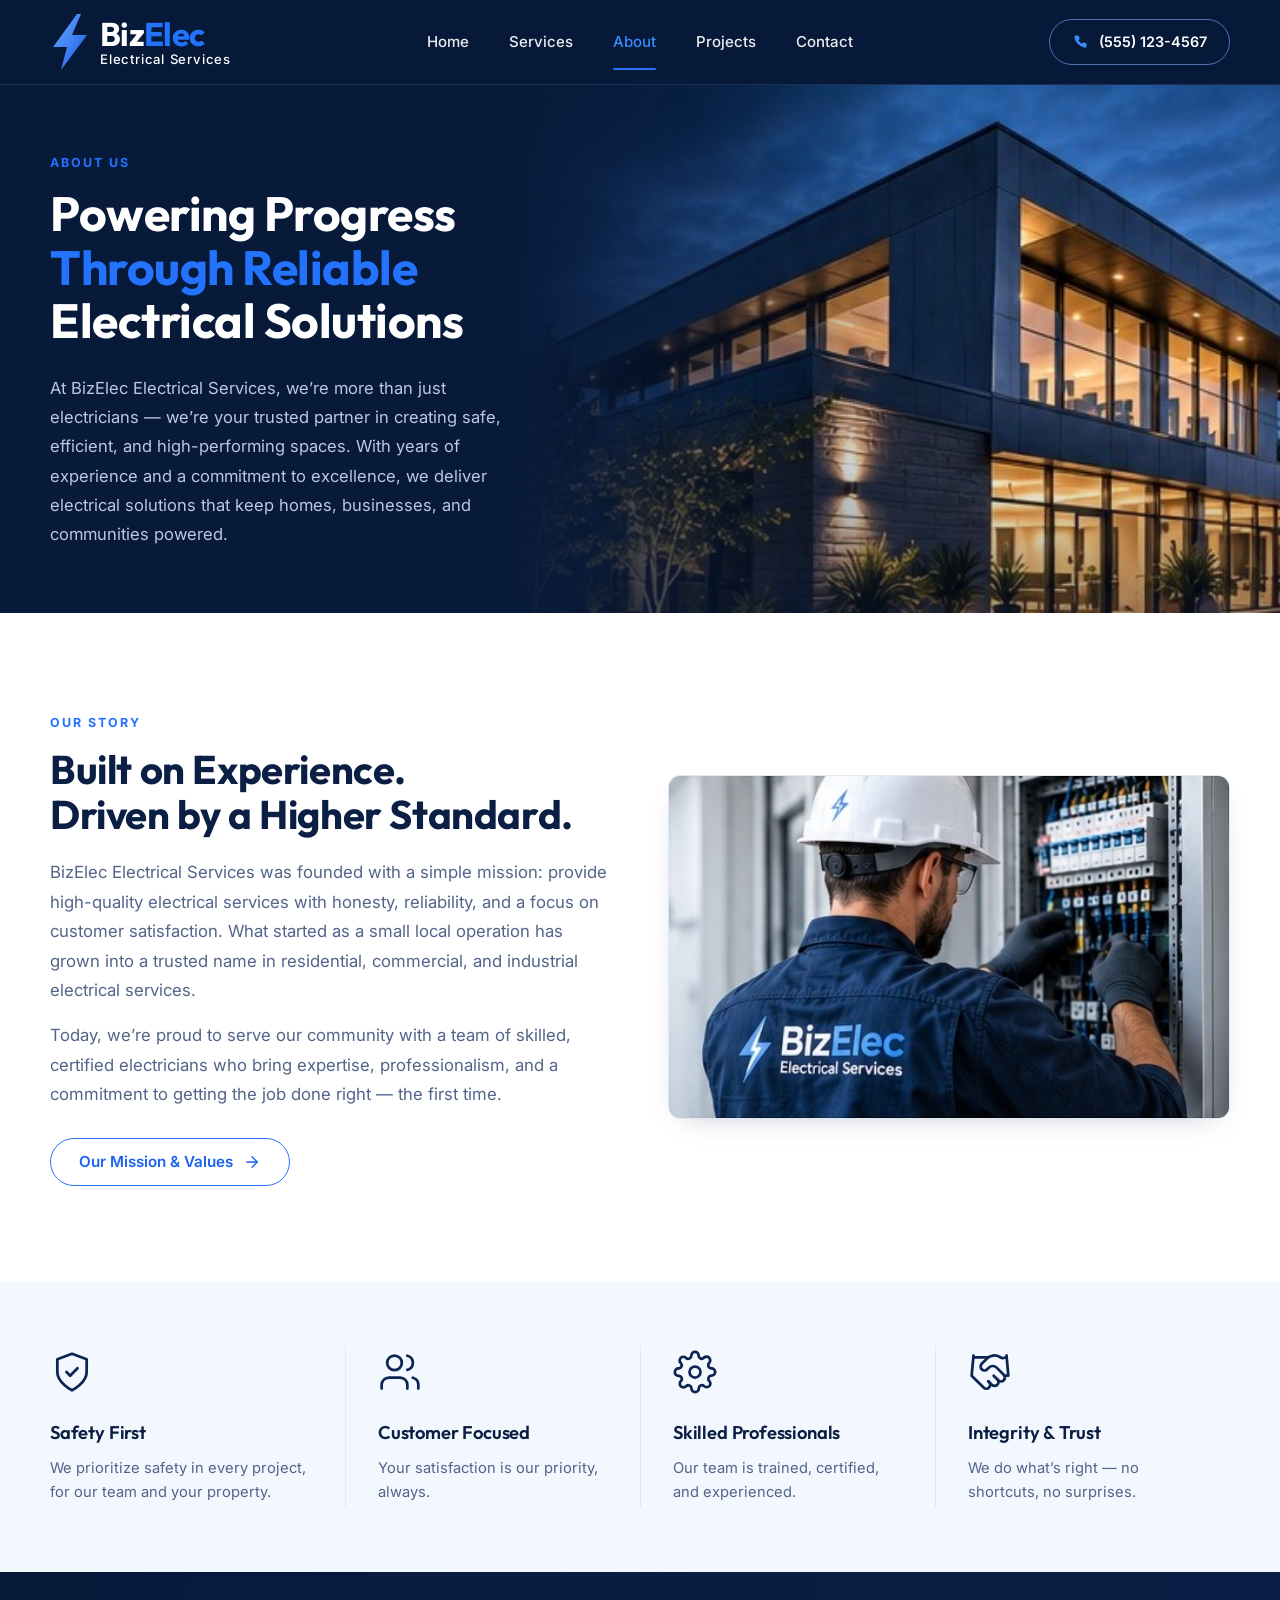
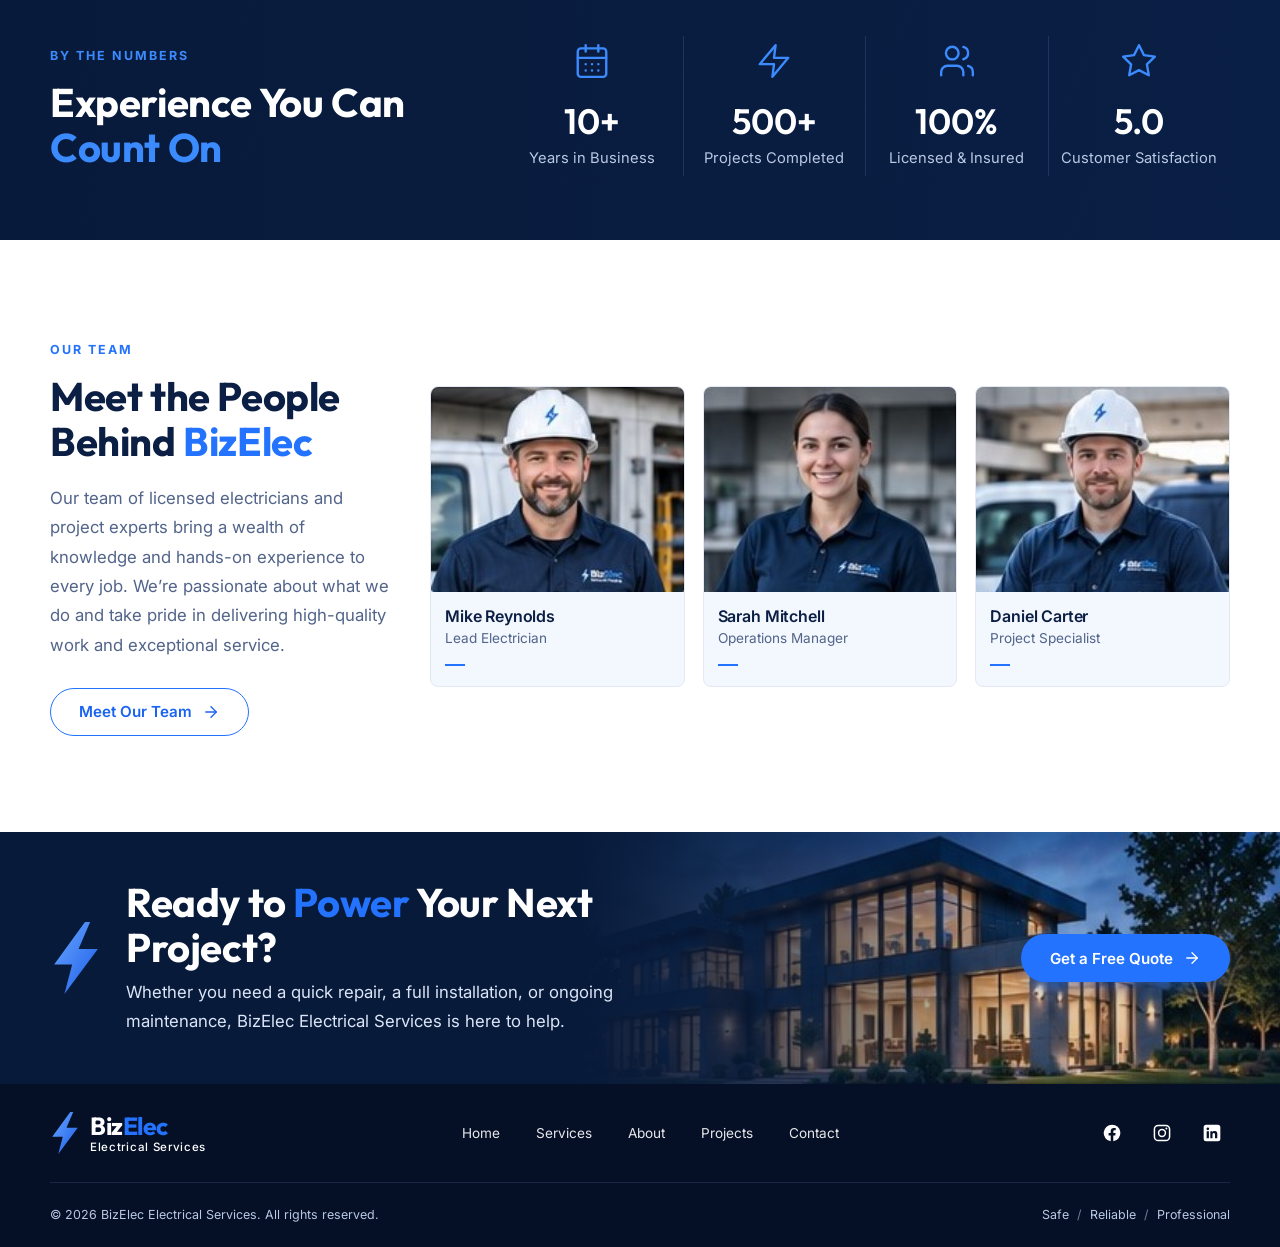
<file: bizelec-website/about.html>
<!DOCTYPE html>
<html lang="en">
<head>
  <meta charset="UTF-8">
  <meta name="viewport" content="width=device-width, initial-scale=1">
  <title>About Us | BizElec Electrical Services</title>
  <meta name="description" content="Meet BizElec Electrical Services: 10+ years, 500+ projects, fully licensed and insured electricians serving Riverside, CA.">
  <meta name="theme-color" content="#081a3a">
  <link rel="icon" href="data:image/svg+xml,%3Csvg xmlns='http://www.w3.org/2000/svg' viewBox='0 0 40 56'%3E%3Cpath d='M27 0 3 33h14l-6 23 26-35H22L31 0z' fill='%232373ff'/%3E%3C/svg%3E">
  <link rel="preconnect" href="https://fonts.googleapis.com">
  <link rel="preconnect" href="https://fonts.gstatic.com" crossorigin>
  <link href="https://fonts.googleapis.com/css2?family=Inter:wght@400;500;600;700&family=Outfit:wght@500;600;700&display=swap" rel="stylesheet">
  <link rel="stylesheet" href="css/styles.css">
</head>
<body>
<a class="skip-link" href="#main">Skip to content</a>
<header class="site-header">
  <div class="container site-header__inner">
    <a class="logo" href="index.html" aria-label="BizElec Electrical Services — home">
      <svg class="logo__mark" viewBox="0 0 40 56" aria-hidden="true">
  <defs><linearGradient id="bolt-h" x1="0" y1="0" x2="1" y2="1"><stop offset="0" stop-color="#6aa8ff"/><stop offset="1" stop-color="#1a5be8"/></linearGradient></defs>
  <path d="M27 0 3 33h14l-6 23 26-35H22L31 0z" fill="url(#bolt-h)"/>
</svg>
      <span class="logo__text"><span class="logo__name">Biz<span>Elec</span></span><span class="logo__tag">Electrical Services</span></span>
    </a>
    <nav class="nav" id="site-nav" aria-label="Primary">
      <ul class="nav__list">
          <li><a class="nav__link" href="index.html">Home</a></li>
          <li><a class="nav__link" href="services.html">Services</a></li>
          <li><a class="nav__link" href="about.html" aria-current="page">About</a></li>
          <li><a class="nav__link" href="projects.html">Projects</a></li>
          <li><a class="nav__link" href="contact.html">Contact</a></li>
      </ul>
      <a class="btn btn--primary nav__phone" href="tel:+15551234567"><svg class="icon icon--fill " viewBox="0 0 24 24" aria-hidden="true"><path d="M20.5 15.6v3.1a2 2 0 0 1-2.2 2A18 18 0 0 1 3.3 5.7a2 2 0 0 1 2-2.2h3.1a1.5 1.5 0 0 1 1.5 1.3c.1.9.4 1.8.7 2.6a1.5 1.5 0 0 1-.3 1.6L8.9 10.4a15 15 0 0 0 4.7 4.7l1.4-1.4a1.5 1.5 0 0 1 1.6-.3c.8.3 1.7.6 2.6.7a1.5 1.5 0 0 1 1.3 1.5z"/></svg> Call (555) 123-4567</a>
    </nav>
    <a class="header-phone" href="tel:+15551234567"><svg class="icon icon--fill " viewBox="0 0 24 24" aria-hidden="true"><path d="M20.5 15.6v3.1a2 2 0 0 1-2.2 2A18 18 0 0 1 3.3 5.7a2 2 0 0 1 2-2.2h3.1a1.5 1.5 0 0 1 1.5 1.3c.1.9.4 1.8.7 2.6a1.5 1.5 0 0 1-.3 1.6L8.9 10.4a15 15 0 0 0 4.7 4.7l1.4-1.4a1.5 1.5 0 0 1 1.6-.3c.8.3 1.7.6 2.6.7a1.5 1.5 0 0 1 1.3 1.5z"/></svg> (555) 123-4567</a>
    <button class="nav-toggle" type="button" aria-controls="site-nav" aria-expanded="false" aria-label="Open menu">
      <svg class="icon icon--menu" viewBox="0 0 24 24" aria-hidden="true"><path d="M4 6h16M4 12h16M4 18h16"/></svg><svg class="icon icon--close" viewBox="0 0 24 24" aria-hidden="true"><path d="M18 6 6 18M6 6l12 12"/></svg>
    </button>
  </div>
</header>
<main id="main">
<section class="hero hero--compact hero--wide-media">
  <div class="hero__media">
    <img src="images/about-hero-building.jpg" alt="Modern commercial building illuminated at dusk" width="584" height="306" fetchpriority="high">
  </div>
  <div class="container">
    <div class="hero__content">
      <p class="eyebrow">About Us</p>
      <h1 class="h-display hero__title">Powering Progress<br><span class="text-blue">Through Reliable</span><br>Electrical Solutions</h1>
      <p class="hero__text">At BizElec Electrical Services, we&rsquo;re more than just electricians &mdash; we&rsquo;re your trusted partner in creating safe, efficient, and high-performing spaces. With years of experience and a commitment to excellence, we deliver electrical solutions that keep homes, businesses, and communities powered.</p>
    </div>
  </div>
</section>

<section class="section on-light">
  <div class="container split">
    <div class="split__body reveal">
      <p class="eyebrow">Our Story</p>
      <h2 class="h-section">Built on Experience.<br>Driven by a Higher Standard.</h2>
      <p class="lead">BizElec Electrical Services was founded with a simple mission: provide high-quality electrical services with honesty, reliability, and a focus on customer satisfaction. What started as a small local operation has grown into a trusted name in residential, commercial, and industrial electrical services.</p>
      <p class="lead">Today, we&rsquo;re proud to serve our community with a team of skilled, certified electricians who bring expertise, professionalism, and a commitment to getting the job done right &mdash; the first time.</p>
      <div class="btn-row" style="margin-top:28px">
        <a class="btn btn--outline" href="#values">Our Mission &amp; Values <svg class="icon icon--arrow " viewBox="0 0 24 24" aria-hidden="true"><path d="M5 12h14"/><path d="m12 5 7 7-7 7"/></svg></a>
      </div>
    </div>
    <div class="split__media reveal">
      <div class="media-card media-card--light">
        <img src="images/about-electrician.jpg" alt="BizElec electrician inspecting wiring in a breaker panel" width="476" height="291" loading="lazy">
      </div>
    </div>
  </div>
</section>

<section class="section--sm on-tint" id="values" aria-label="Our values">
  <div class="container">
    <div class="feature-strip">
      <div class="feature">
        <svg class="icon feature__icon" viewBox="0 0 24 24" aria-hidden="true"><path d="M12 22s8-4 8-10V5l-8-3-8 3v7c0 6 8 10 8 10z"/><path d="m9 12 2 2 4-4"/></svg>
        <h3>Safety First</h3>
        <p>We prioritize safety in every project, for our team and your property.</p>
      </div>
      <div class="feature">
        <svg class="icon feature__icon" viewBox="0 0 24 24" aria-hidden="true"><path d="M16 21v-2a4 4 0 0 0-4-4H6a4 4 0 0 0-4 4v2"/><circle cx="9" cy="7" r="4"/><path d="M22 21v-2a4 4 0 0 0-3-3.87M16 3.13a4 4 0 0 1 0 7.75"/></svg>
        <h3>Customer Focused</h3>
        <p>Your satisfaction is our priority, always.</p>
      </div>
      <div class="feature">
        <svg class="icon feature__icon" viewBox="0 0 24 24" aria-hidden="true"><circle cx="12" cy="12" r="3"/><path d="M19.4 15a1.65 1.65 0 0 0 .33 1.82l.06.06a2 2 0 1 1-2.83 2.83l-.06-.06a1.65 1.65 0 0 0-1.82-.33 1.65 1.65 0 0 0-1 1.51V21a2 2 0 0 1-4 0v-.09A1.65 1.65 0 0 0 9 19.4a1.65 1.65 0 0 0-1.82.33l-.06.06a2 2 0 1 1-2.83-2.83l.06-.06a1.65 1.65 0 0 0 .33-1.82 1.65 1.65 0 0 0-1.51-1H3a2 2 0 0 1 0-4h.09A1.65 1.65 0 0 0 4.6 9a1.65 1.65 0 0 0-.33-1.82l-.06-.06a2 2 0 1 1 2.83-2.83l.06.06a1.65 1.65 0 0 0 1.82.33H9a1.65 1.65 0 0 0 1-1.51V3a2 2 0 0 1 4 0v.09a1.65 1.65 0 0 0 1 1.51 1.65 1.65 0 0 0 1.82-.33l.06-.06a2 2 0 1 1 2.83 2.83l-.06.06a1.65 1.65 0 0 0-.33 1.82V9a1.65 1.65 0 0 0 1.51 1H21a2 2 0 0 1 0 4h-.09a1.65 1.65 0 0 0-1.51 1z"/></svg>
        <h3>Skilled Professionals</h3>
        <p>Our team is trained, certified, and experienced.</p>
      </div>
      <div class="feature">
        <svg class="icon feature__icon" viewBox="0 0 24 24" aria-hidden="true"><path d="m11 17 2 2a1 1 0 1 0 3-3"/><path d="m14 14 2.5 2.5a1 1 0 1 0 3-3l-3.88-3.88a3 3 0 0 0-4.24 0l-.88.88a1 1 0 1 1-3-3l2.81-2.81a5.79 5.79 0 0 1 7.06-.87l.47.28a2 2 0 0 0 1.42.25L21 4"/><path d="m21 3 1 11h-2M3 3 2 14l6.5 6.5a1 1 0 1 0 3-3M3 4h8"/></svg>
        <h3>Integrity &amp; Trust</h3>
        <p>We do what&rsquo;s right &mdash; no shortcuts, no surprises.</p>
      </div>
    </div>
  </div>
</section>

<section class="section--sm stats-band on-dark">
  <div class="container stats-grid">
    <div>
      <p class="eyebrow">By the Numbers</p>
      <h2 class="h-section">Experience You Can <span class="text-blue">Count On</span></h2>
    </div>
    <div class="stats">
      <div class="stat"><svg class="icon " viewBox="0 0 24 24" aria-hidden="true"><rect x="3" y="4" width="18" height="18" rx="2"/><path d="M16 2v4M8 2v4M3 10h18M8 14h.01M12 14h.01M16 14h.01M8 18h.01M12 18h.01M16 18h.01"/></svg><strong>10+</strong><span>Years in Business</span></div>
      <div class="stat"><svg class="icon " viewBox="0 0 24 24" aria-hidden="true"><path d="M13 2 3 14h9l-1 8 10-12h-9l1-8z"/></svg><strong>500+</strong><span>Projects Completed</span></div>
      <div class="stat"><svg class="icon " viewBox="0 0 24 24" aria-hidden="true"><path d="M16 21v-2a4 4 0 0 0-4-4H6a4 4 0 0 0-4 4v2"/><circle cx="9" cy="7" r="4"/><path d="M22 21v-2a4 4 0 0 0-3-3.87M16 3.13a4 4 0 0 1 0 7.75"/></svg><strong>100%</strong><span>Licensed &amp; Insured</span></div>
      <div class="stat"><svg class="icon " viewBox="0 0 24 24" aria-hidden="true"><path d="M12 2l3.09 6.26L22 9.27l-5 4.87 1.18 6.88L12 17.77l-6.18 3.25L7 14.14 2 9.27l6.91-1.01z"/></svg><strong>5.0</strong><span>Customer Satisfaction</span></div>
    </div>
  </div>
</section>

<section class="section on-light">
  <div class="container team-grid">
    <div>
      <p class="eyebrow">Our Team</p>
      <h2 class="h-section">Meet the People Behind <span class="text-blue">BizElec</span></h2>
      <p class="lead">Our team of licensed electricians and project experts bring a wealth of knowledge and hands-on experience to every job. We&rsquo;re passionate about what we do and take pride in delivering high-quality work and exceptional service.</p>
      <a class="btn btn--outline" href="contact.html">Meet Our Team <svg class="icon icon--arrow " viewBox="0 0 24 24" aria-hidden="true"><path d="M5 12h14"/><path d="m12 5 7 7-7 7"/></svg></a>
    </div>
    <div class="team-cards">
        <article class="team-card reveal">
          <img src="images/team-mike.jpg" alt="Portrait of Mike Reynolds, Lead Electrician" width="182" height="148" loading="lazy">
          <div class="team-card__body">
            <h3>Mike Reynolds</h3>
            <p>Lead Electrician</p>
          </div>
        </article>
        <article class="team-card reveal">
          <img src="images/team-sarah.jpg" alt="Portrait of Sarah Mitchell, Operations Manager" width="182" height="148" loading="lazy">
          <div class="team-card__body">
            <h3>Sarah Mitchell</h3>
            <p>Operations Manager</p>
          </div>
        </article>
        <article class="team-card reveal">
          <img src="images/team-daniel.jpg" alt="Portrait of Daniel Carter, Project Specialist" width="182" height="148" loading="lazy">
          <div class="team-card__body">
            <h3>Daniel Carter</h3>
            <p>Project Specialist</p>
          </div>
        </article>
    </div>
  </div>
</section>

<section class="cta cta--dark cta-bar">
  <div class="cta__media">
    <img src="images/cta-house.jpg" alt="" width="464" height="164" loading="lazy">
  </div>
  <div class="container cta-bar__inner">
    <div class="cta-bar__text">
      <svg class="cta-bar__bolt" viewBox="0 0 40 56" aria-hidden="true">
  <defs><linearGradient id="bolt-cta" x1="0" y1="0" x2="1" y2="1"><stop offset="0" stop-color="#6aa8ff"/><stop offset="1" stop-color="#1a5be8"/></linearGradient></defs>
  <path d="M27 0 3 33h14l-6 23 26-35H22L31 0z" fill="url(#bolt-cta)"/>
</svg>
      <div>
        <h2 class="h-section">Ready to <span class="text-blue">Power</span> Your Next Project?</h2>
        <p class="lead">Whether you need a quick repair, a full installation, or ongoing maintenance, BizElec Electrical Services is here to help.</p>
      </div>
    </div>
    <a class="btn btn--primary" href="contact.html">Get a Free Quote <svg class="icon icon--arrow " viewBox="0 0 24 24" aria-hidden="true"><path d="M5 12h14"/><path d="m12 5 7 7-7 7"/></svg></a>
  </div>
</section>
</main>
<footer class="site-footer">
  <div class="container">
    <div class="site-footer__top">
      <a class="logo" href="index.html" aria-label="BizElec Electrical Services — home">
      <svg class="logo__mark" viewBox="0 0 40 56" aria-hidden="true">
  <defs><linearGradient id="bolt-f" x1="0" y1="0" x2="1" y2="1"><stop offset="0" stop-color="#6aa8ff"/><stop offset="1" stop-color="#1a5be8"/></linearGradient></defs>
  <path d="M27 0 3 33h14l-6 23 26-35H22L31 0z" fill="url(#bolt-f)"/>
</svg>
      <span class="logo__text"><span class="logo__name">Biz<span>Elec</span></span><span class="logo__tag">Electrical Services</span></span>
    </a>
      <nav class="footer-nav" aria-label="Footer">
        <ul>
          <li><a href="index.html">Home</a></li>
          <li><a href="services.html">Services</a></li>
          <li><a href="about.html">About</a></li>
          <li><a href="projects.html">Projects</a></li>
          <li><a href="contact.html">Contact</a></li>
        </ul>
      </nav>
      <div class="socials">
        <a href="#" aria-label="BizElec on Facebook"><svg class="icon icon--fill " viewBox="0 0 24 24" aria-hidden="true"><path d="M12 2a10 10 0 0 0-1.56 19.88v-7H7.9V12h2.54V9.8c0-2.5 1.49-3.89 3.78-3.89 1.09 0 2.24.2 2.24.2v2.46h-1.26c-1.24 0-1.63.77-1.63 1.56V12h2.78l-.44 2.89h-2.34v7A10 10 0 0 0 12 2z"/></svg></a>
        <a href="#" aria-label="BizElec on Instagram"><svg class="icon icon--fill " viewBox="0 0 24 24" aria-hidden="true"><path d="M12 7a5 5 0 1 0 0 10 5 5 0 0 0 0-10zm0 8.2a3.2 3.2 0 1 1 0-6.4 3.2 3.2 0 0 1 0 6.4zM17.3 5.5a1.2 1.2 0 1 0 0 2.4 1.2 1.2 0 0 0 0-2.4z"/><path d="M16.5 2h-9A5.5 5.5 0 0 0 2 7.5v9A5.5 5.5 0 0 0 7.5 22h9a5.5 5.5 0 0 0 5.5-5.5v-9A5.5 5.5 0 0 0 16.5 2zm3.7 14.5a3.7 3.7 0 0 1-3.7 3.7h-9a3.7 3.7 0 0 1-3.7-3.7v-9a3.7 3.7 0 0 1 3.7-3.7h9a3.7 3.7 0 0 1 3.7 3.7z"/></svg></a>
        <a href="#" aria-label="BizElec on LinkedIn"><svg class="icon icon--fill " viewBox="0 0 24 24" aria-hidden="true"><path d="M19 2H5a3 3 0 0 0-3 3v14a3 3 0 0 0 3 3h14a3 3 0 0 0 3-3V5a3 3 0 0 0-3-3zM8.3 18.3H5.6V9.8h2.7zM7 8.6a1.6 1.6 0 1 1 0-3.2 1.6 1.6 0 0 1 0 3.2zm11.3 9.7h-2.7v-4.1c0-1 0-2.3-1.4-2.3s-1.6 1.1-1.6 2.2v4.2H10V9.8h2.6V11c.4-.7 1.2-1.4 2.6-1.4 2.7 0 3.2 1.8 3.2 4.1z"/></svg></a>
      </div>
    </div>
    <div class="site-footer__bottom">
      <span>&copy; <span data-year>2026</span> BizElec Electrical Services. All rights reserved.</span>
      <span>Safe<span class="sep">/</span>Reliable<span class="sep">/</span>Professional</span>
    </div>
  </div>
</footer>
<script src="js/main.js" defer></script>
</body>
</html>
</file>
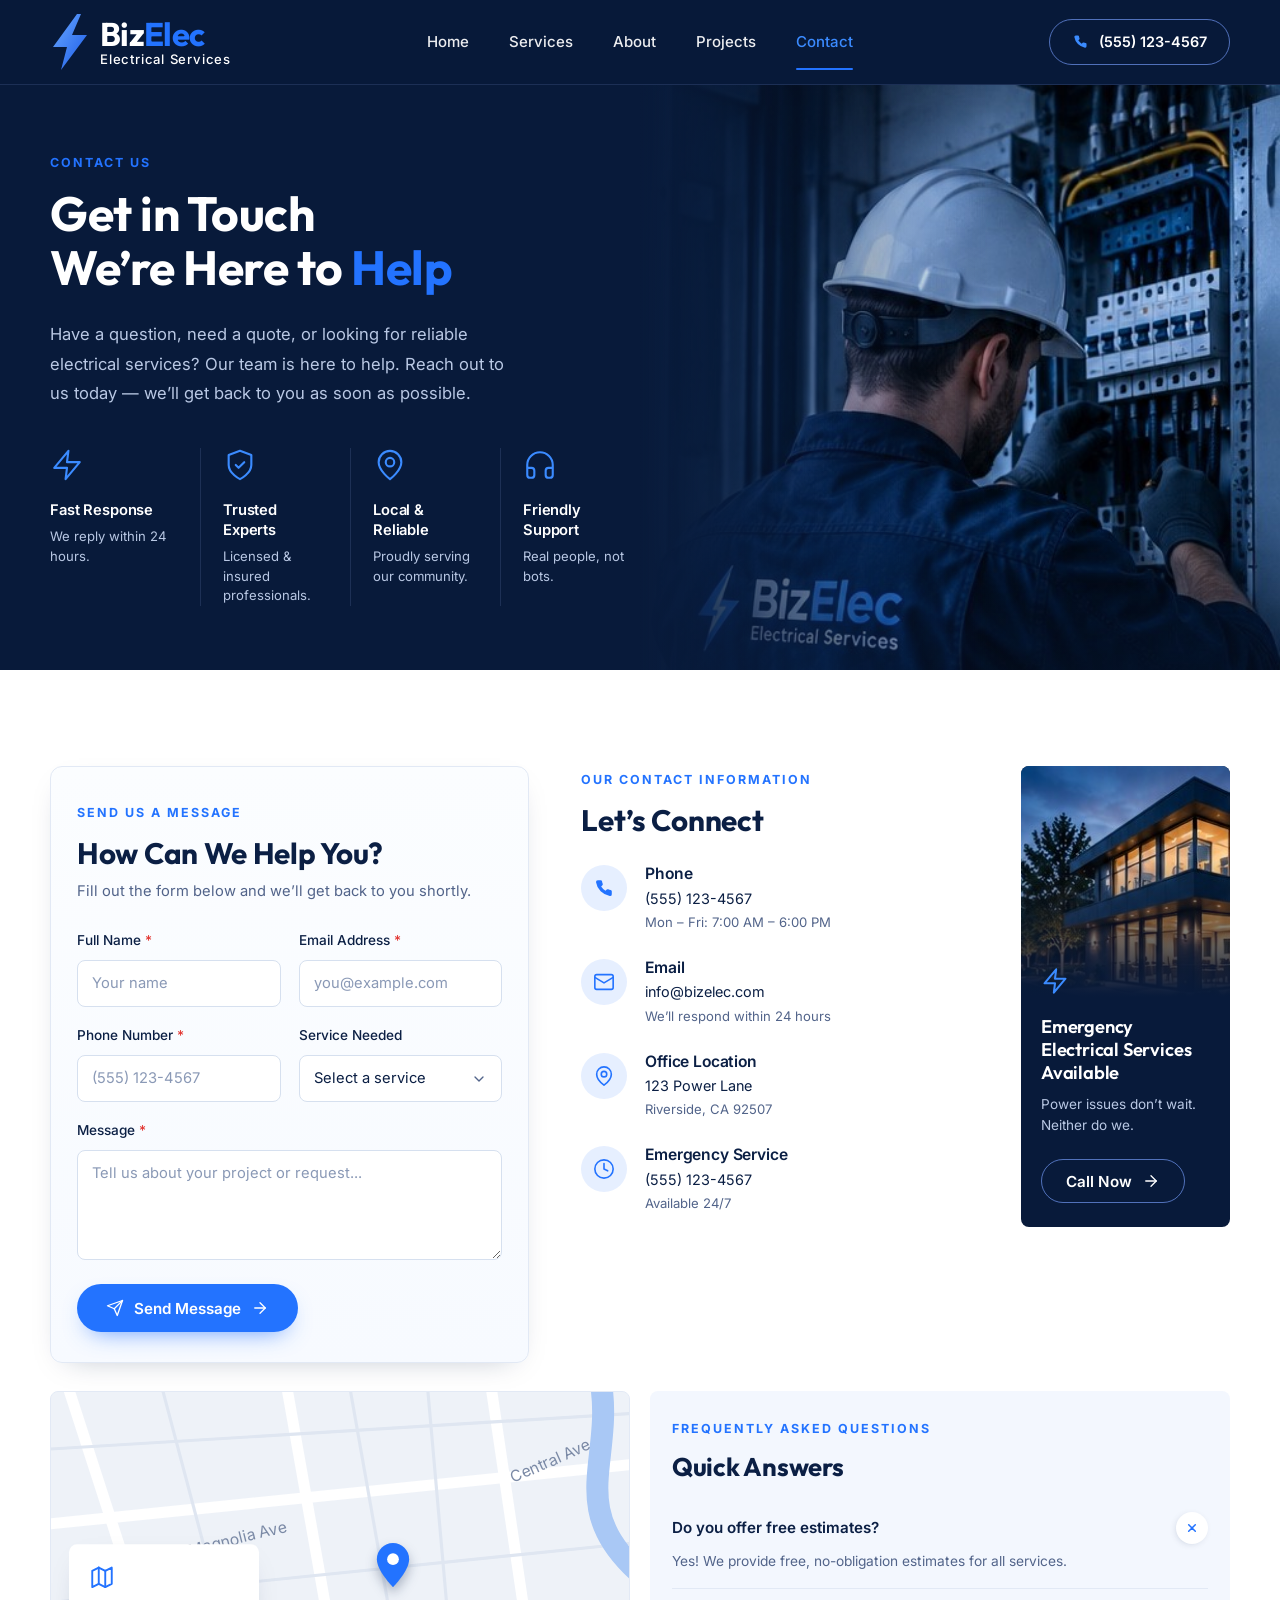
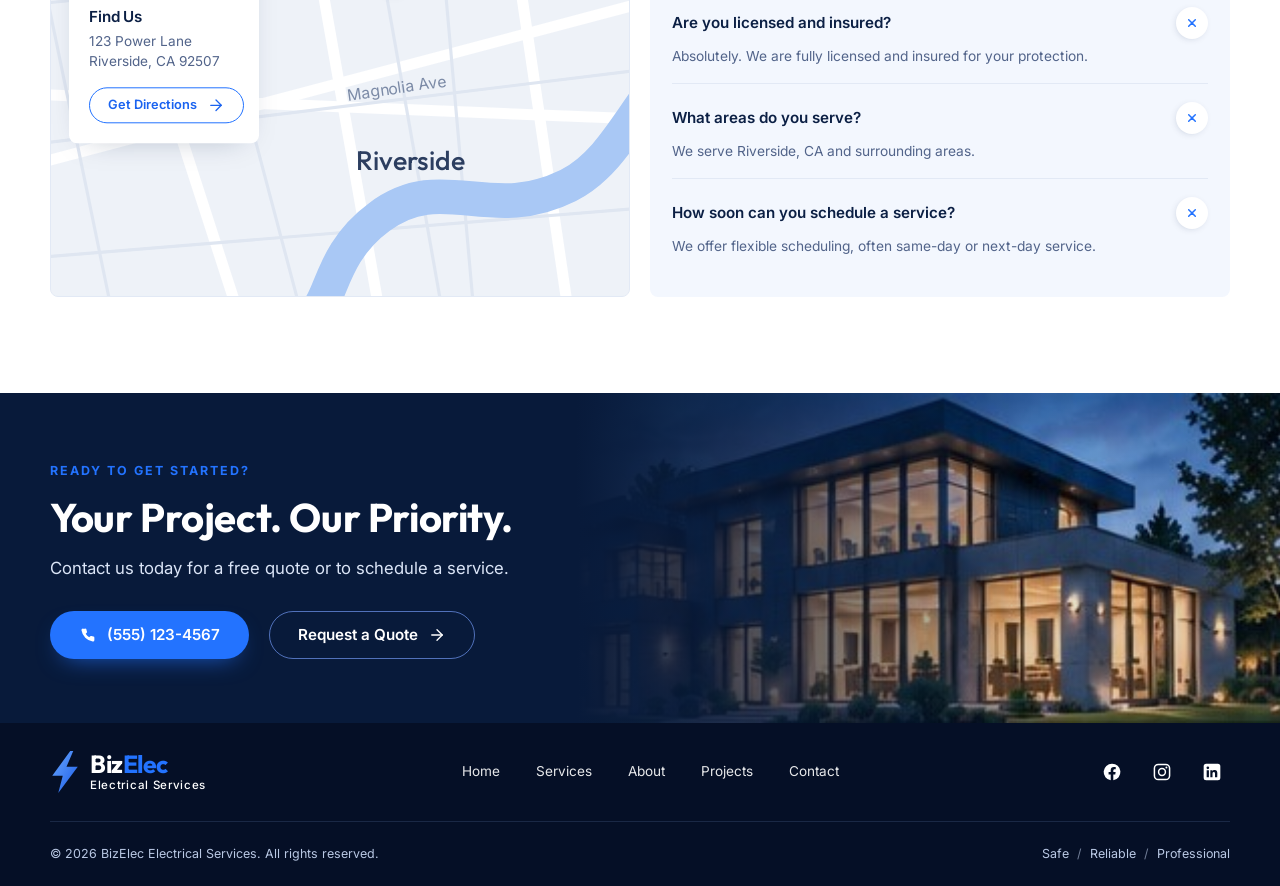
<file: bizelec-website/contact.html>
<!DOCTYPE html>
<html lang="en">
<head>
  <meta charset="UTF-8">
  <meta name="viewport" content="width=device-width, initial-scale=1">
  <title>Contact Us | BizElec Electrical Services</title>
  <meta name="description" content="Get a free quote or schedule electrical service. Call (555) 123-4567 — 24/7 emergency service available.">
  <meta name="theme-color" content="#081a3a">
  <link rel="icon" href="data:image/svg+xml,%3Csvg xmlns='http://www.w3.org/2000/svg' viewBox='0 0 40 56'%3E%3Cpath d='M27 0 3 33h14l-6 23 26-35H22L31 0z' fill='%232373ff'/%3E%3C/svg%3E">
  <link rel="preconnect" href="https://fonts.googleapis.com">
  <link rel="preconnect" href="https://fonts.gstatic.com" crossorigin>
  <link href="https://fonts.googleapis.com/css2?family=Inter:wght@400;500;600;700&family=Outfit:wght@500;600;700&display=swap" rel="stylesheet">
  <link rel="stylesheet" href="css/styles.css">
</head>
<body>
<a class="skip-link" href="#main">Skip to content</a>
<header class="site-header">
  <div class="container site-header__inner">
    <a class="logo" href="index.html" aria-label="BizElec Electrical Services — home">
      <svg class="logo__mark" viewBox="0 0 40 56" aria-hidden="true">
  <defs><linearGradient id="bolt-h" x1="0" y1="0" x2="1" y2="1"><stop offset="0" stop-color="#6aa8ff"/><stop offset="1" stop-color="#1a5be8"/></linearGradient></defs>
  <path d="M27 0 3 33h14l-6 23 26-35H22L31 0z" fill="url(#bolt-h)"/>
</svg>
      <span class="logo__text"><span class="logo__name">Biz<span>Elec</span></span><span class="logo__tag">Electrical Services</span></span>
    </a>
    <nav class="nav" id="site-nav" aria-label="Primary">
      <ul class="nav__list">
          <li><a class="nav__link" href="index.html">Home</a></li>
          <li><a class="nav__link" href="services.html">Services</a></li>
          <li><a class="nav__link" href="about.html">About</a></li>
          <li><a class="nav__link" href="projects.html">Projects</a></li>
          <li><a class="nav__link" href="contact.html" aria-current="page">Contact</a></li>
      </ul>
      <a class="btn btn--primary nav__phone" href="tel:+15551234567"><svg class="icon icon--fill " viewBox="0 0 24 24" aria-hidden="true"><path d="M20.5 15.6v3.1a2 2 0 0 1-2.2 2A18 18 0 0 1 3.3 5.7a2 2 0 0 1 2-2.2h3.1a1.5 1.5 0 0 1 1.5 1.3c.1.9.4 1.8.7 2.6a1.5 1.5 0 0 1-.3 1.6L8.9 10.4a15 15 0 0 0 4.7 4.7l1.4-1.4a1.5 1.5 0 0 1 1.6-.3c.8.3 1.7.6 2.6.7a1.5 1.5 0 0 1 1.3 1.5z"/></svg> Call (555) 123-4567</a>
    </nav>
    <a class="header-phone" href="tel:+15551234567"><svg class="icon icon--fill " viewBox="0 0 24 24" aria-hidden="true"><path d="M20.5 15.6v3.1a2 2 0 0 1-2.2 2A18 18 0 0 1 3.3 5.7a2 2 0 0 1 2-2.2h3.1a1.5 1.5 0 0 1 1.5 1.3c.1.9.4 1.8.7 2.6a1.5 1.5 0 0 1-.3 1.6L8.9 10.4a15 15 0 0 0 4.7 4.7l1.4-1.4a1.5 1.5 0 0 1 1.6-.3c.8.3 1.7.6 2.6.7a1.5 1.5 0 0 1 1.3 1.5z"/></svg> (555) 123-4567</a>
    <button class="nav-toggle" type="button" aria-controls="site-nav" aria-expanded="false" aria-label="Open menu">
      <svg class="icon icon--menu" viewBox="0 0 24 24" aria-hidden="true"><path d="M4 6h16M4 12h16M4 18h16"/></svg><svg class="icon icon--close" viewBox="0 0 24 24" aria-hidden="true"><path d="M18 6 6 18M6 6l12 12"/></svg>
    </button>
  </div>
</header>
<main id="main">
<section class="hero hero--compact">
  <div class="hero__media">
    <img src="images/hero-electrician.jpg" alt="BizElec electrician working on a commercial electrical panel" width="504" height="600" fetchpriority="high">
  </div>
  <div class="container">
    <div class="hero__content">
      <p class="eyebrow">Contact Us</p>
      <h1 class="h-display hero__title">Get in Touch<br>We&rsquo;re Here to <span class="text-blue">Help</span></h1>
      <p class="hero__text">Have a question, need a quote, or looking for reliable electrical services? Our team is here to help. Reach out to us today &mdash; we&rsquo;ll get back to you as soon as possible.</p>
      <div class="hero-features">
      <div class="hero-feature">
        <svg class="icon " viewBox="0 0 24 24" aria-hidden="true"><path d="M13 2 3 14h9l-1 8 10-12h-9l1-8z"/></svg>
        <h3>Fast Response</h3>
        <p>We reply within 24 hours.</p>
      </div>
      <div class="hero-feature">
        <svg class="icon " viewBox="0 0 24 24" aria-hidden="true"><path d="M12 22s8-4 8-10V5l-8-3-8 3v7c0 6 8 10 8 10z"/><path d="m9 12 2 2 4-4"/></svg>
        <h3>Trusted Experts</h3>
        <p>Licensed &amp; insured professionals.</p>
      </div>
      <div class="hero-feature">
        <svg class="icon " viewBox="0 0 24 24" aria-hidden="true"><path d="M20 10c0 6-8 12-8 12s-8-6-8-12a8 8 0 0 1 16 0Z"/><circle cx="12" cy="10" r="3"/></svg>
        <h3>Local &amp; Reliable</h3>
        <p>Proudly serving our community.</p>
      </div>
      <div class="hero-feature">
        <svg class="icon " viewBox="0 0 24 24" aria-hidden="true"><path d="M3 14h3a2 2 0 0 1 2 2v3a2 2 0 0 1-2 2H5a2 2 0 0 1-2-2v-7a9 9 0 0 1 18 0v7a2 2 0 0 1-2 2h-1a2 2 0 0 1-2-2v-3a2 2 0 0 1 2-2h3"/></svg>
        <h3>Friendly Support</h3>
        <p>Real people, not bots.</p>
      </div>
      </div>
    </div>
  </div>
</section>

<section class="section on-light">
  <div class="container">
    <div class="contact-grid">
      <div class="card card--form reveal">
        <p class="eyebrow">Send Us a Message</p>
        <h2 class="h-section">How Can We Help You?</h2>
        <p>Fill out the form below and we&rsquo;ll get back to you shortly.</p>
        <form class="form" id="contact-form" action="#" method="post" novalidate>
          <div class="field">
            <label for="f-name">Full Name <span class="req" aria-hidden="true">*</span></label>
            <input id="f-name" name="name" type="text" autocomplete="name" placeholder="Your name" required aria-describedby="e-name">
            <span class="field__error" id="e-name">Please enter your name.</span>
          </div>
          <div class="field">
            <label for="f-email">Email Address <span class="req" aria-hidden="true">*</span></label>
            <input id="f-email" name="email" type="email" autocomplete="email" inputmode="email" placeholder="you@example.com" required aria-describedby="e-email">
            <span class="field__error" id="e-email">Please enter a valid email.</span>
          </div>
          <div class="field">
            <label for="f-phone">Phone Number <span class="req" aria-hidden="true">*</span></label>
            <input id="f-phone" name="phone" type="tel" autocomplete="tel" inputmode="tel" placeholder="(555) 123-4567" required aria-describedby="e-phone">
            <span class="field__error" id="e-phone">Please enter a 10-digit phone number.</span>
          </div>
          <div class="field">
            <label for="f-service">Service Needed</label>
            <select id="f-service" name="service">
              <option value="">Select a service</option>
              <option>Residential Electrical</option>
              <option>Commercial Electrical</option>
              <option>Industrial Electrical</option>
              <option>Panel Upgrade</option>
              <option>Lighting Solutions</option>
              <option>EV Charger Installation</option>
              <option>Repairs &amp; Maintenance</option>
              <option>Safety Inspection</option>
              <option>Smart Home Systems</option>
              <option>Emergency Service</option>
            </select>
          </div>
          <div class="field field--full">
            <label for="f-message">Message <span class="req" aria-hidden="true">*</span></label>
            <textarea id="f-message" name="message" placeholder="Tell us about your project or request..." required aria-describedby="e-message"></textarea>
            <span class="field__error" id="e-message">Please tell us a little about your project.</span>
          </div>
          <div class="form__actions">
            <button class="btn btn--primary" type="submit"><svg class="icon " viewBox="0 0 24 24" aria-hidden="true"><path d="m22 2-7 20-4-9-9-4z"/><path d="M22 2 11 13"/></svg> Send Message <svg class="icon icon--arrow " viewBox="0 0 24 24" aria-hidden="true"><path d="M5 12h14"/><path d="m12 5 7 7-7 7"/></svg></button>
            <p class="form__status" role="status" aria-live="polite"></p>
          </div>
        </form>
      </div>

      <div class="contact-info reveal">
        <p class="eyebrow">Our Contact Information</p>
        <h2 class="h-section">Let&rsquo;s Connect</h2>
        <ul class="info-list">
          <li class="info-item"><span class="info-item__icon"><svg class="icon icon--fill " viewBox="0 0 24 24" aria-hidden="true"><path d="M20.5 15.6v3.1a2 2 0 0 1-2.2 2A18 18 0 0 1 3.3 5.7a2 2 0 0 1 2-2.2h3.1a1.5 1.5 0 0 1 1.5 1.3c.1.9.4 1.8.7 2.6a1.5 1.5 0 0 1-.3 1.6L8.9 10.4a15 15 0 0 0 4.7 4.7l1.4-1.4a1.5 1.5 0 0 1 1.6-.3c.8.3 1.7.6 2.6.7a1.5 1.5 0 0 1 1.3 1.5z"/></svg></span><div><h3>Phone</h3><a href="tel:+15551234567">(555) 123-4567</a><small>Mon &ndash; Fri: 7:00 AM &ndash; 6:00 PM</small></div></li>
          <li class="info-item"><span class="info-item__icon"><svg class="icon " viewBox="0 0 24 24" aria-hidden="true"><rect x="2" y="4" width="20" height="16" rx="2"/><path d="m22 7-10 6L2 7"/></svg></span><div><h3>Email</h3><a href="mailto:info@bizelec.com">info@bizelec.com</a><small>We&rsquo;ll respond within 24 hours</small></div></li>
          <li class="info-item"><span class="info-item__icon"><svg class="icon " viewBox="0 0 24 24" aria-hidden="true"><path d="M20 10c0 6-8 12-8 12s-8-6-8-12a8 8 0 0 1 16 0Z"/><circle cx="12" cy="10" r="3"/></svg></span><div><h3>Office Location</h3><p>123 Power Lane</p><small>Riverside, CA 92507</small></div></li>
          <li class="info-item"><span class="info-item__icon"><svg class="icon " viewBox="0 0 24 24" aria-hidden="true"><circle cx="12" cy="12" r="10"/><path d="M12 6v6l4 2"/></svg></span><div><h3>Emergency Service</h3><a href="tel:+15551234567">(555) 123-4567</a><small>Available 24/7</small></div></li>
        </ul>
      </div>

      <aside class="emergency-card reveal">
        <div class="emergency-card__media">
          <img src="images/emergency-building.jpg" alt="" width="202" height="223" loading="lazy">
        </div>
        <div class="emergency-card__body">
          <svg class="icon " viewBox="0 0 24 24" aria-hidden="true"><path d="M13 2 3 14h9l-1 8 10-12h-9l1-8z"/></svg>
          <h3>Emergency Electrical Services Available</h3>
          <p>Power issues don&rsquo;t wait.<br>Neither do we.</p>
          <a class="btn btn--outline btn--outline-light" href="tel:+15551234567">Call Now <svg class="icon icon--arrow " viewBox="0 0 24 24" aria-hidden="true"><path d="M5 12h14"/><path d="m12 5 7 7-7 7"/></svg></a>
        </div>
      </aside>
    </div>

    <div class="map-faq">
      <div class="map reveal">
        <svg class="map__art" viewBox="0 0 470 320" preserveAspectRatio="xMidYMid slice" aria-hidden="true">
        <rect width="470" height="320" fill="#eef2f8"/>
        <g stroke="#ffffff" stroke-width="7" fill="none" stroke-linecap="round">
          <path d="M-10 250 L480 120"/><path d="M60 -10 L170 330"/><path d="M200 -10 L260 330"/>
          <path d="M-10 90 L480 40"/><path d="M330 -10 L380 330"/><path d="M-10 190 L480 210"/>
        </g>
        <g stroke="#dfe6f1" stroke-width="2" fill="none">
          <path d="M-10 40 L480 10"/><path d="M-10 140 L480 90"/><path d="M-10 300 L480 260"/>
          <path d="M20 -10 L90 330"/><path d="M120 -10 L210 330"/><path d="M290 -10 L320 330"/><path d="M420 -10 L450 330"/>
          <path d="M-10 230 L480 170"/><path d="M240 -10 L300 330"/>
        </g>
        <path d="M480 150 C430 170 420 230 380 250 C330 275 300 240 260 270 C230 292 230 320 220 330" stroke="#a9c8f5" stroke-width="22" fill="none" stroke-linecap="round"/>
        <path d="M400 -10 C410 40 380 70 420 110 C440 130 470 140 480 150" stroke="#a9c8f5" stroke-width="14" fill="none"/>
        <g font-family="Inter, sans-serif" fill="#7b8aa6" font-size="10">
          <text x="140" y="104" transform="rotate(-14 140 104)">Magnolia Ave</text>
          <text x="345" y="58" transform="rotate(-24 345 58)">Central Ave</text>
          <text x="240" y="196" transform="rotate(-8 240 196)">Magnolia Ave</text>
        </g>
        <text x="245" y="240" font-family="Outfit, sans-serif" font-size="17" font-weight="500" fill="#2c3e60">Riverside</text>
      </svg>
        <svg class="map__pin" viewBox="0 0 24 30" aria-hidden="true"><path d="M12 0a11 11 0 0 0-11 11c0 8 11 19 11 19s11-11 11-19A11 11 0 0 0 12 0z" fill="currentColor"/><circle cx="12" cy="11" r="4" fill="#fff"/></svg>
        <div class="map__card">
          <svg class="icon " viewBox="0 0 24 24" aria-hidden="true"><path d="M3 6l6-3 6 3 6-3v15l-6 3-6-3-6 3z"/><path d="M9 3v15M15 6v15"/></svg>
          <h3>Find Us</h3>
          <p>123 Power Lane<br>Riverside, CA 92507</p>
          <a class="btn btn--outline" href="https://www.google.com/maps/search/?api=1&amp;query=123+Power+Lane+Riverside+CA+92507" target="_blank" rel="noopener">Get Directions <svg class="icon icon--arrow " viewBox="0 0 24 24" aria-hidden="true"><path d="M5 12h14"/><path d="m12 5 7 7-7 7"/></svg></a>
        </div>
      </div>
      <div class="faq reveal">
        <p class="eyebrow">Frequently Asked Questions</p>
        <h2 class="h-section">Quick Answers</h2>
        <details open>
          <summary>Do you offer free estimates?<span class="faq__toggle"><svg class="icon " viewBox="0 0 24 24" aria-hidden="true"><path d="M12 5v14M5 12h14"/></svg></span></summary>
          <p>Yes! We provide free, no-obligation estimates for all services.</p>
        </details>
        <details open>
          <summary>Are you licensed and insured?<span class="faq__toggle"><svg class="icon " viewBox="0 0 24 24" aria-hidden="true"><path d="M12 5v14M5 12h14"/></svg></span></summary>
          <p>Absolutely. We are fully licensed and insured for your protection.</p>
        </details>
        <details open>
          <summary>What areas do you serve?<span class="faq__toggle"><svg class="icon " viewBox="0 0 24 24" aria-hidden="true"><path d="M12 5v14M5 12h14"/></svg></span></summary>
          <p>We serve Riverside, CA and surrounding areas.</p>
        </details>
        <details open>
          <summary>How soon can you schedule a service?<span class="faq__toggle"><svg class="icon " viewBox="0 0 24 24" aria-hidden="true"><path d="M12 5v14M5 12h14"/></svg></span></summary>
          <p>We offer flexible scheduling, often same-day or next-day service.</p>
        </details>
      </div>
    </div>
  </div>
</section>

<section class="cta cta--dark">
  <div class="cta__media">
    <img src="images/cta-house.jpg" alt="" width="464" height="164" loading="lazy">
  </div>
  <div class="container">
    <div class="cta__inner">
      <p class="eyebrow">Ready to Get Started?</p>
      <h2 class="h-section">Your Project. Our Priority.</h2>
      <p class="lead">Contact us today for a free quote or to schedule a service.</p>
      <div class="btn-row">
        <a class="btn btn--primary" href="tel:+15551234567"><svg class="icon icon--fill " viewBox="0 0 24 24" aria-hidden="true"><path d="M20.5 15.6v3.1a2 2 0 0 1-2.2 2A18 18 0 0 1 3.3 5.7a2 2 0 0 1 2-2.2h3.1a1.5 1.5 0 0 1 1.5 1.3c.1.9.4 1.8.7 2.6a1.5 1.5 0 0 1-.3 1.6L8.9 10.4a15 15 0 0 0 4.7 4.7l1.4-1.4a1.5 1.5 0 0 1 1.6-.3c.8.3 1.7.6 2.6.7a1.5 1.5 0 0 1 1.3 1.5z"/></svg> (555) 123-4567</a>
        <a class="btn btn--outline" href="#contact-form">Request a Quote <svg class="icon icon--arrow " viewBox="0 0 24 24" aria-hidden="true"><path d="M5 12h14"/><path d="m12 5 7 7-7 7"/></svg></a>
      </div>
    </div>
  </div>
</section>
</main>
<footer class="site-footer">
  <div class="container">
    <div class="site-footer__top">
      <a class="logo" href="index.html" aria-label="BizElec Electrical Services — home">
      <svg class="logo__mark" viewBox="0 0 40 56" aria-hidden="true">
  <defs><linearGradient id="bolt-f" x1="0" y1="0" x2="1" y2="1"><stop offset="0" stop-color="#6aa8ff"/><stop offset="1" stop-color="#1a5be8"/></linearGradient></defs>
  <path d="M27 0 3 33h14l-6 23 26-35H22L31 0z" fill="url(#bolt-f)"/>
</svg>
      <span class="logo__text"><span class="logo__name">Biz<span>Elec</span></span><span class="logo__tag">Electrical Services</span></span>
    </a>
      <nav class="footer-nav" aria-label="Footer">
        <ul>
          <li><a href="index.html">Home</a></li>
          <li><a href="services.html">Services</a></li>
          <li><a href="about.html">About</a></li>
          <li><a href="projects.html">Projects</a></li>
          <li><a href="contact.html">Contact</a></li>
        </ul>
      </nav>
      <div class="socials">
        <a href="#" aria-label="BizElec on Facebook"><svg class="icon icon--fill " viewBox="0 0 24 24" aria-hidden="true"><path d="M12 2a10 10 0 0 0-1.56 19.88v-7H7.9V12h2.54V9.8c0-2.5 1.49-3.89 3.78-3.89 1.09 0 2.24.2 2.24.2v2.46h-1.26c-1.24 0-1.63.77-1.63 1.56V12h2.78l-.44 2.89h-2.34v7A10 10 0 0 0 12 2z"/></svg></a>
        <a href="#" aria-label="BizElec on Instagram"><svg class="icon icon--fill " viewBox="0 0 24 24" aria-hidden="true"><path d="M12 7a5 5 0 1 0 0 10 5 5 0 0 0 0-10zm0 8.2a3.2 3.2 0 1 1 0-6.4 3.2 3.2 0 0 1 0 6.4zM17.3 5.5a1.2 1.2 0 1 0 0 2.4 1.2 1.2 0 0 0 0-2.4z"/><path d="M16.5 2h-9A5.5 5.5 0 0 0 2 7.5v9A5.5 5.5 0 0 0 7.5 22h9a5.5 5.5 0 0 0 5.5-5.5v-9A5.5 5.5 0 0 0 16.5 2zm3.7 14.5a3.7 3.7 0 0 1-3.7 3.7h-9a3.7 3.7 0 0 1-3.7-3.7v-9a3.7 3.7 0 0 1 3.7-3.7h9a3.7 3.7 0 0 1 3.7 3.7z"/></svg></a>
        <a href="#" aria-label="BizElec on LinkedIn"><svg class="icon icon--fill " viewBox="0 0 24 24" aria-hidden="true"><path d="M19 2H5a3 3 0 0 0-3 3v14a3 3 0 0 0 3 3h14a3 3 0 0 0 3-3V5a3 3 0 0 0-3-3zM8.3 18.3H5.6V9.8h2.7zM7 8.6a1.6 1.6 0 1 1 0-3.2 1.6 1.6 0 0 1 0 3.2zm11.3 9.7h-2.7v-4.1c0-1 0-2.3-1.4-2.3s-1.6 1.1-1.6 2.2v4.2H10V9.8h2.6V11c.4-.7 1.2-1.4 2.6-1.4 2.7 0 3.2 1.8 3.2 4.1z"/></svg></a>
      </div>
    </div>
    <div class="site-footer__bottom">
      <span>&copy; <span data-year>2026</span> BizElec Electrical Services. All rights reserved.</span>
      <span>Safe<span class="sep">/</span>Reliable<span class="sep">/</span>Professional</span>
    </div>
  </div>
</footer>
<script src="js/main.js" defer></script>
</body>
</html>
</file>
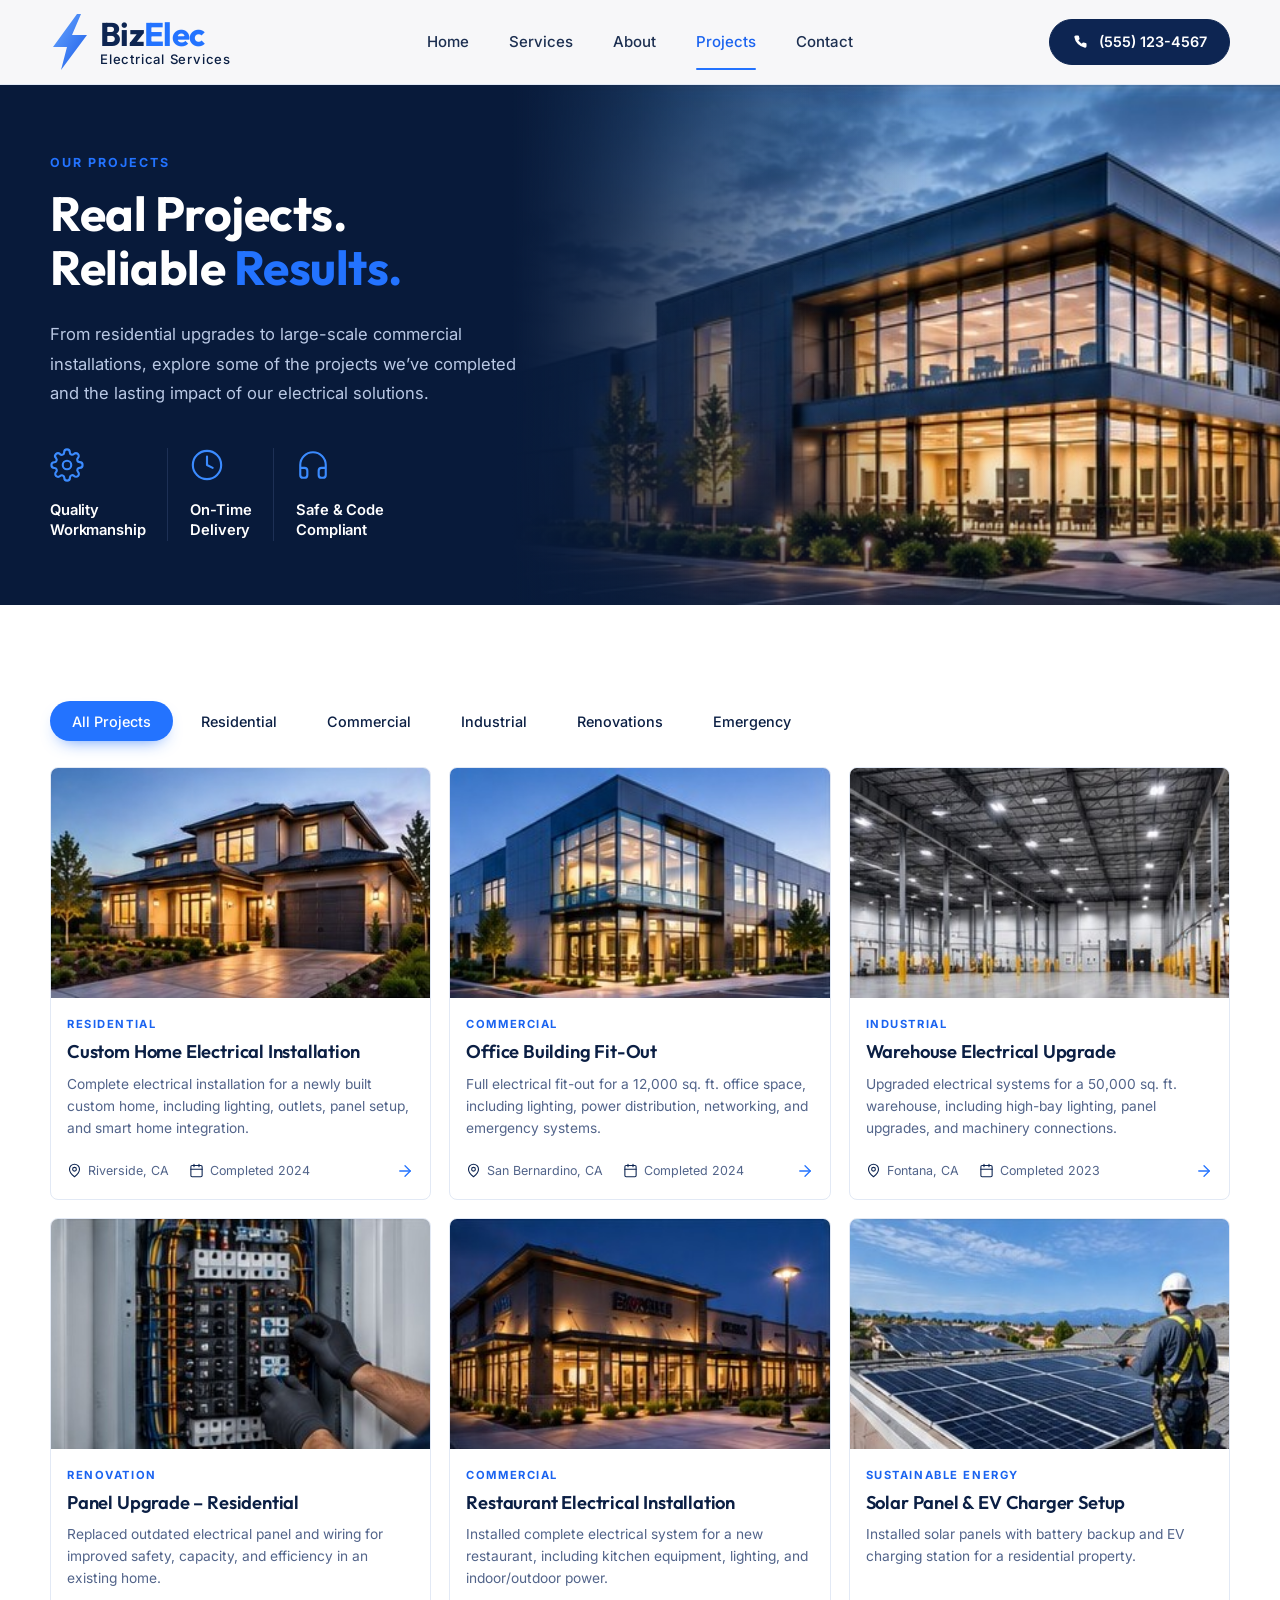
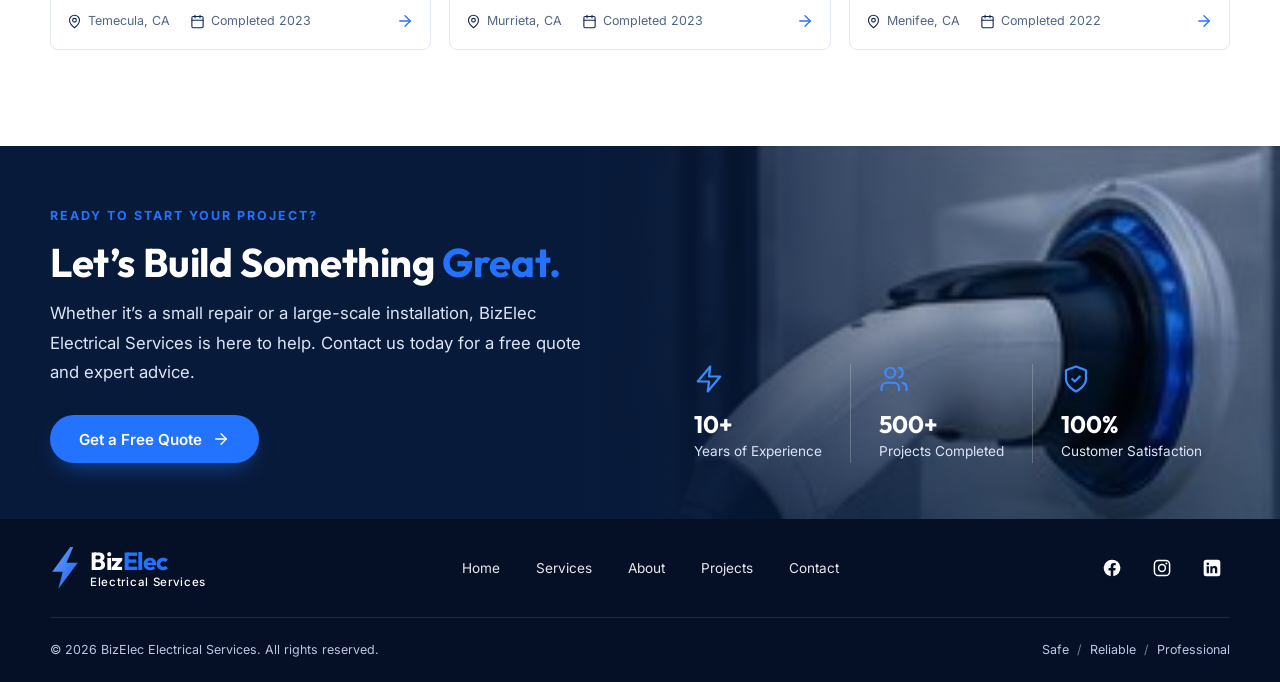
<file: bizelec-website/projects.html>
<!DOCTYPE html>
<html lang="en">
<head>
  <meta charset="UTF-8">
  <meta name="viewport" content="width=device-width, initial-scale=1">
  <title>Our Projects | BizElec Electrical Services</title>
  <meta name="description" content="Explore residential, commercial, and industrial electrical projects completed by BizElec Electrical Services.">
  <meta name="theme-color" content="#081a3a">
  <link rel="icon" href="data:image/svg+xml,%3Csvg xmlns='http://www.w3.org/2000/svg' viewBox='0 0 40 56'%3E%3Cpath d='M27 0 3 33h14l-6 23 26-35H22L31 0z' fill='%232373ff'/%3E%3C/svg%3E">
  <link rel="preconnect" href="https://fonts.googleapis.com">
  <link rel="preconnect" href="https://fonts.gstatic.com" crossorigin>
  <link href="https://fonts.googleapis.com/css2?family=Inter:wght@400;500;600;700&family=Outfit:wght@500;600;700&display=swap" rel="stylesheet">
  <link rel="stylesheet" href="css/styles.css">
</head>
<body>
<a class="skip-link" href="#main">Skip to content</a>
<header class="site-header site-header--light">
  <div class="container site-header__inner">
    <a class="logo" href="index.html" aria-label="BizElec Electrical Services — home">
      <svg class="logo__mark" viewBox="0 0 40 56" aria-hidden="true">
  <defs><linearGradient id="bolt-h" x1="0" y1="0" x2="1" y2="1"><stop offset="0" stop-color="#6aa8ff"/><stop offset="1" stop-color="#1a5be8"/></linearGradient></defs>
  <path d="M27 0 3 33h14l-6 23 26-35H22L31 0z" fill="url(#bolt-h)"/>
</svg>
      <span class="logo__text"><span class="logo__name">Biz<span>Elec</span></span><span class="logo__tag">Electrical Services</span></span>
    </a>
    <nav class="nav" id="site-nav" aria-label="Primary">
      <ul class="nav__list">
          <li><a class="nav__link" href="index.html">Home</a></li>
          <li><a class="nav__link" href="services.html">Services</a></li>
          <li><a class="nav__link" href="about.html">About</a></li>
          <li><a class="nav__link" href="projects.html" aria-current="page">Projects</a></li>
          <li><a class="nav__link" href="contact.html">Contact</a></li>
      </ul>
      <a class="btn btn--primary nav__phone" href="tel:+15551234567"><svg class="icon icon--fill " viewBox="0 0 24 24" aria-hidden="true"><path d="M20.5 15.6v3.1a2 2 0 0 1-2.2 2A18 18 0 0 1 3.3 5.7a2 2 0 0 1 2-2.2h3.1a1.5 1.5 0 0 1 1.5 1.3c.1.9.4 1.8.7 2.6a1.5 1.5 0 0 1-.3 1.6L8.9 10.4a15 15 0 0 0 4.7 4.7l1.4-1.4a1.5 1.5 0 0 1 1.6-.3c.8.3 1.7.6 2.6.7a1.5 1.5 0 0 1 1.3 1.5z"/></svg> Call (555) 123-4567</a>
    </nav>
    <a class="header-phone" href="tel:+15551234567"><svg class="icon icon--fill " viewBox="0 0 24 24" aria-hidden="true"><path d="M20.5 15.6v3.1a2 2 0 0 1-2.2 2A18 18 0 0 1 3.3 5.7a2 2 0 0 1 2-2.2h3.1a1.5 1.5 0 0 1 1.5 1.3c.1.9.4 1.8.7 2.6a1.5 1.5 0 0 1-.3 1.6L8.9 10.4a15 15 0 0 0 4.7 4.7l1.4-1.4a1.5 1.5 0 0 1 1.6-.3c.8.3 1.7.6 2.6.7a1.5 1.5 0 0 1 1.3 1.5z"/></svg> (555) 123-4567</a>
    <button class="nav-toggle" type="button" aria-controls="site-nav" aria-expanded="false" aria-label="Open menu">
      <svg class="icon icon--menu" viewBox="0 0 24 24" aria-hidden="true"><path d="M4 6h16M4 12h16M4 18h16"/></svg><svg class="icon icon--close" viewBox="0 0 24 24" aria-hidden="true"><path d="M18 6 6 18M6 6l12 12"/></svg>
    </button>
  </div>
</header>
<main id="main">
<section class="hero hero--compact hero--wide-media">
  <div class="hero__media">
    <img src="images/projects-hero-building.jpg" alt="Two-storey glass office building lit up at twilight" width="604" height="324" fetchpriority="high">
  </div>
  <div class="container">
    <div class="hero__content">
      <p class="eyebrow">Our Projects</p>
      <h1 class="h-display hero__title">Real Projects.<br>Reliable <span class="text-blue">Results.</span></h1>
      <p class="hero__text">From residential upgrades to large-scale commercial installations, explore some of the projects we&rsquo;ve completed and the lasting impact of our electrical solutions.</p>
      <div class="hero-features hero-features--3">
      <div class="hero-feature">
        <svg class="icon " viewBox="0 0 24 24" aria-hidden="true"><circle cx="12" cy="12" r="3"/><path d="M19.4 15a1.65 1.65 0 0 0 .33 1.82l.06.06a2 2 0 1 1-2.83 2.83l-.06-.06a1.65 1.65 0 0 0-1.82-.33 1.65 1.65 0 0 0-1 1.51V21a2 2 0 0 1-4 0v-.09A1.65 1.65 0 0 0 9 19.4a1.65 1.65 0 0 0-1.82.33l-.06.06a2 2 0 1 1-2.83-2.83l.06-.06a1.65 1.65 0 0 0 .33-1.82 1.65 1.65 0 0 0-1.51-1H3a2 2 0 0 1 0-4h.09A1.65 1.65 0 0 0 4.6 9a1.65 1.65 0 0 0-.33-1.82l-.06-.06a2 2 0 1 1 2.83-2.83l.06.06a1.65 1.65 0 0 0 1.82.33H9a1.65 1.65 0 0 0 1-1.51V3a2 2 0 0 1 4 0v.09a1.65 1.65 0 0 0 1 1.51 1.65 1.65 0 0 0 1.82-.33l.06-.06a2 2 0 1 1 2.83 2.83l-.06.06a1.65 1.65 0 0 0-.33 1.82V9a1.65 1.65 0 0 0 1.51 1H21a2 2 0 0 1 0 4h-.09a1.65 1.65 0 0 0-1.51 1z"/></svg>
        <h3>Quality<br>Workmanship</h3>
      </div>
      <div class="hero-feature">
        <svg class="icon " viewBox="0 0 24 24" aria-hidden="true"><circle cx="12" cy="12" r="10"/><path d="M12 6v6l4 2"/></svg>
        <h3>On-Time<br>Delivery</h3>
      </div>
      <div class="hero-feature">
        <svg class="icon " viewBox="0 0 24 24" aria-hidden="true"><path d="M3 14h3a2 2 0 0 1 2 2v3a2 2 0 0 1-2 2H5a2 2 0 0 1-2-2v-7a9 9 0 0 1 18 0v7a2 2 0 0 1-2 2h-1a2 2 0 0 1-2-2v-3a2 2 0 0 1 2-2h3"/></svg>
        <h3>Safe &amp; Code<br>Compliant</h3>
      </div>
      </div>
    </div>
  </div>
</section>

<section class="section on-light">
  <div class="container">
    <div class="filters" role="group" aria-label="Filter projects">
      <button class="filter-btn" type="button" data-filter="all" aria-pressed="true">All Projects</button>
      <button class="filter-btn" type="button" data-filter="residential" aria-pressed="false">Residential</button>
      <button class="filter-btn" type="button" data-filter="commercial" aria-pressed="false">Commercial</button>
      <button class="filter-btn" type="button" data-filter="industrial" aria-pressed="false">Industrial</button>
      <button class="filter-btn" type="button" data-filter="renovations" aria-pressed="false">Renovations</button>
      <button class="filter-btn" type="button" data-filter="emergency" aria-pressed="false">Emergency</button>
    </div>
    <div class="project-grid">
      <article class="project-card reveal" data-category="residential">
        <div class="project-card__media"><img src="images/project-custom-home.jpg" alt="Custom Home Electrical Installation" width="300" height="182" loading="lazy"></div>
        <div class="project-card__body">
          <span class="project-card__tag">Residential</span>
          <h3>Custom Home Electrical Installation</h3>
          <p>Complete electrical installation for a newly built custom home, including lighting, outlets, panel setup, and smart home integration.</p>
          <div class="project-card__meta">
            <span><svg class="icon " viewBox="0 0 24 24" aria-hidden="true"><path d="M20 10c0 6-8 12-8 12s-8-6-8-12a8 8 0 0 1 16 0Z"/><circle cx="12" cy="10" r="3"/></svg> Riverside, CA</span>
            <span><svg class="icon " viewBox="0 0 24 24" aria-hidden="true"><rect x="3" y="4" width="18" height="18" rx="2"/><path d="M16 2v4M8 2v4M3 10h18"/></svg> Completed 2024</span>
            <a href="contact.html" aria-label="Start a project like Custom Home Electrical Installation"><svg class="icon icon--arrow " viewBox="0 0 24 24" aria-hidden="true"><path d="M5 12h14"/><path d="m12 5 7 7-7 7"/></svg></a>
          </div>
        </div>
      </article>
      <article class="project-card reveal" data-category="commercial">
        <div class="project-card__media"><img src="images/project-office.jpg" alt="Office Building Fit-Out" width="300" height="182" loading="lazy"></div>
        <div class="project-card__body">
          <span class="project-card__tag">Commercial</span>
          <h3>Office Building Fit-Out</h3>
          <p>Full electrical fit-out for a 12,000 sq. ft. office space, including lighting, power distribution, networking, and emergency systems.</p>
          <div class="project-card__meta">
            <span><svg class="icon " viewBox="0 0 24 24" aria-hidden="true"><path d="M20 10c0 6-8 12-8 12s-8-6-8-12a8 8 0 0 1 16 0Z"/><circle cx="12" cy="10" r="3"/></svg> San Bernardino, CA</span>
            <span><svg class="icon " viewBox="0 0 24 24" aria-hidden="true"><rect x="3" y="4" width="18" height="18" rx="2"/><path d="M16 2v4M8 2v4M3 10h18"/></svg> Completed 2024</span>
            <a href="contact.html" aria-label="Start a project like Office Building Fit-Out"><svg class="icon icon--arrow " viewBox="0 0 24 24" aria-hidden="true"><path d="M5 12h14"/><path d="m12 5 7 7-7 7"/></svg></a>
          </div>
        </div>
      </article>
      <article class="project-card reveal" data-category="industrial">
        <div class="project-card__media"><img src="images/project-warehouse.jpg" alt="Warehouse Electrical Upgrade" width="300" height="182" loading="lazy"></div>
        <div class="project-card__body">
          <span class="project-card__tag">Industrial</span>
          <h3>Warehouse Electrical Upgrade</h3>
          <p>Upgraded electrical systems for a 50,000 sq. ft. warehouse, including high-bay lighting, panel upgrades, and machinery connections.</p>
          <div class="project-card__meta">
            <span><svg class="icon " viewBox="0 0 24 24" aria-hidden="true"><path d="M20 10c0 6-8 12-8 12s-8-6-8-12a8 8 0 0 1 16 0Z"/><circle cx="12" cy="10" r="3"/></svg> Fontana, CA</span>
            <span><svg class="icon " viewBox="0 0 24 24" aria-hidden="true"><rect x="3" y="4" width="18" height="18" rx="2"/><path d="M16 2v4M8 2v4M3 10h18"/></svg> Completed 2023</span>
            <a href="contact.html" aria-label="Start a project like Warehouse Electrical Upgrade"><svg class="icon icon--arrow " viewBox="0 0 24 24" aria-hidden="true"><path d="M5 12h14"/><path d="m12 5 7 7-7 7"/></svg></a>
          </div>
        </div>
      </article>
      <article class="project-card reveal" data-category="renovations residential">
        <div class="project-card__media"><img src="images/project-panel.jpg" alt="Panel Upgrade - Residential" width="300" height="182" loading="lazy"></div>
        <div class="project-card__body">
          <span class="project-card__tag">Renovation</span>
          <h3>Panel Upgrade &ndash; Residential</h3>
          <p>Replaced outdated electrical panel and wiring for improved safety, capacity, and efficiency in an existing home.</p>
          <div class="project-card__meta">
            <span><svg class="icon " viewBox="0 0 24 24" aria-hidden="true"><path d="M20 10c0 6-8 12-8 12s-8-6-8-12a8 8 0 0 1 16 0Z"/><circle cx="12" cy="10" r="3"/></svg> Temecula, CA</span>
            <span><svg class="icon " viewBox="0 0 24 24" aria-hidden="true"><rect x="3" y="4" width="18" height="18" rx="2"/><path d="M16 2v4M8 2v4M3 10h18"/></svg> Completed 2023</span>
            <a href="contact.html" aria-label="Start a project like Panel Upgrade - Residential"><svg class="icon icon--arrow " viewBox="0 0 24 24" aria-hidden="true"><path d="M5 12h14"/><path d="m12 5 7 7-7 7"/></svg></a>
          </div>
        </div>
      </article>
      <article class="project-card reveal" data-category="commercial">
        <div class="project-card__media"><img src="images/project-restaurant.jpg" alt="Restaurant Electrical Installation" width="300" height="182" loading="lazy"></div>
        <div class="project-card__body">
          <span class="project-card__tag">Commercial</span>
          <h3>Restaurant Electrical Installation</h3>
          <p>Installed complete electrical system for a new restaurant, including kitchen equipment, lighting, and indoor/outdoor power.</p>
          <div class="project-card__meta">
            <span><svg class="icon " viewBox="0 0 24 24" aria-hidden="true"><path d="M20 10c0 6-8 12-8 12s-8-6-8-12a8 8 0 0 1 16 0Z"/><circle cx="12" cy="10" r="3"/></svg> Murrieta, CA</span>
            <span><svg class="icon " viewBox="0 0 24 24" aria-hidden="true"><rect x="3" y="4" width="18" height="18" rx="2"/><path d="M16 2v4M8 2v4M3 10h18"/></svg> Completed 2023</span>
            <a href="contact.html" aria-label="Start a project like Restaurant Electrical Installation"><svg class="icon icon--arrow " viewBox="0 0 24 24" aria-hidden="true"><path d="M5 12h14"/><path d="m12 5 7 7-7 7"/></svg></a>
          </div>
        </div>
      </article>
      <article class="project-card reveal" data-category="residential emergency">
        <div class="project-card__media"><img src="images/project-solar.jpg" alt="Solar Panel and EV Charger Setup" width="300" height="182" loading="lazy"></div>
        <div class="project-card__body">
          <span class="project-card__tag">Sustainable Energy</span>
          <h3>Solar Panel &amp; EV Charger Setup</h3>
          <p>Installed solar panels with battery backup and EV charging station for a residential property.</p>
          <div class="project-card__meta">
            <span><svg class="icon " viewBox="0 0 24 24" aria-hidden="true"><path d="M20 10c0 6-8 12-8 12s-8-6-8-12a8 8 0 0 1 16 0Z"/><circle cx="12" cy="10" r="3"/></svg> Menifee, CA</span>
            <span><svg class="icon " viewBox="0 0 24 24" aria-hidden="true"><rect x="3" y="4" width="18" height="18" rx="2"/><path d="M16 2v4M8 2v4M3 10h18"/></svg> Completed 2022</span>
            <a href="contact.html" aria-label="Start a project like Solar Panel and EV Charger Setup"><svg class="icon icon--arrow " viewBox="0 0 24 24" aria-hidden="true"><path d="M5 12h14"/><path d="m12 5 7 7-7 7"/></svg></a>
          </div>
        </div>
      </article>
    </div>
  </div>
</section>

<section class="cta cta--dark cta--split">
  <div class="cta__media">
    <img src="images/ev-charger.jpg" alt="" width="324" height="107" loading="lazy">
  </div>
  <div class="container cta__layout">
    <div class="cta__inner">
      <p class="eyebrow">Ready to Start Your Project?</p>
      <h2 class="h-section">Let&rsquo;s Build Something <span class="text-blue">Great.</span></h2>
      <p class="lead">Whether it&rsquo;s a small repair or a large-scale installation, BizElec Electrical Services is here to help. Contact us today for a free quote and expert advice.</p>
      <div class="btn-row">
        <a class="btn btn--primary" href="contact.html">Get a Free Quote <svg class="icon icon--arrow " viewBox="0 0 24 24" aria-hidden="true"><path d="M5 12h14"/><path d="m12 5 7 7-7 7"/></svg></a>
      </div>
    </div>
    <div class="cta-stats">
      <div class="cta-stat"><svg class="icon " viewBox="0 0 24 24" aria-hidden="true"><path d="M13 2 3 14h9l-1 8 10-12h-9l1-8z"/></svg><strong>10+</strong><span>Years of Experience</span></div>
      <div class="cta-stat"><svg class="icon " viewBox="0 0 24 24" aria-hidden="true"><path d="M16 21v-2a4 4 0 0 0-4-4H6a4 4 0 0 0-4 4v2"/><circle cx="9" cy="7" r="4"/><path d="M22 21v-2a4 4 0 0 0-3-3.87M16 3.13a4 4 0 0 1 0 7.75"/></svg><strong>500+</strong><span>Projects Completed</span></div>
      <div class="cta-stat"><svg class="icon " viewBox="0 0 24 24" aria-hidden="true"><path d="M12 22s8-4 8-10V5l-8-3-8 3v7c0 6 8 10 8 10z"/><path d="m9 12 2 2 4-4"/></svg><strong>100%</strong><span>Customer Satisfaction</span></div>
    </div>
  </div>
</section>
</main>
<footer class="site-footer">
  <div class="container">
    <div class="site-footer__top">
      <a class="logo" href="index.html" aria-label="BizElec Electrical Services — home">
      <svg class="logo__mark" viewBox="0 0 40 56" aria-hidden="true">
  <defs><linearGradient id="bolt-f" x1="0" y1="0" x2="1" y2="1"><stop offset="0" stop-color="#6aa8ff"/><stop offset="1" stop-color="#1a5be8"/></linearGradient></defs>
  <path d="M27 0 3 33h14l-6 23 26-35H22L31 0z" fill="url(#bolt-f)"/>
</svg>
      <span class="logo__text"><span class="logo__name">Biz<span>Elec</span></span><span class="logo__tag">Electrical Services</span></span>
    </a>
      <nav class="footer-nav" aria-label="Footer">
        <ul>
          <li><a href="index.html">Home</a></li>
          <li><a href="services.html">Services</a></li>
          <li><a href="about.html">About</a></li>
          <li><a href="projects.html">Projects</a></li>
          <li><a href="contact.html">Contact</a></li>
        </ul>
      </nav>
      <div class="socials">
        <a href="#" aria-label="BizElec on Facebook"><svg class="icon icon--fill " viewBox="0 0 24 24" aria-hidden="true"><path d="M12 2a10 10 0 0 0-1.56 19.88v-7H7.9V12h2.54V9.8c0-2.5 1.49-3.89 3.78-3.89 1.09 0 2.24.2 2.24.2v2.46h-1.26c-1.24 0-1.63.77-1.63 1.56V12h2.78l-.44 2.89h-2.34v7A10 10 0 0 0 12 2z"/></svg></a>
        <a href="#" aria-label="BizElec on Instagram"><svg class="icon icon--fill " viewBox="0 0 24 24" aria-hidden="true"><path d="M12 7a5 5 0 1 0 0 10 5 5 0 0 0 0-10zm0 8.2a3.2 3.2 0 1 1 0-6.4 3.2 3.2 0 0 1 0 6.4zM17.3 5.5a1.2 1.2 0 1 0 0 2.4 1.2 1.2 0 0 0 0-2.4z"/><path d="M16.5 2h-9A5.5 5.5 0 0 0 2 7.5v9A5.5 5.5 0 0 0 7.5 22h9a5.5 5.5 0 0 0 5.5-5.5v-9A5.5 5.5 0 0 0 16.5 2zm3.7 14.5a3.7 3.7 0 0 1-3.7 3.7h-9a3.7 3.7 0 0 1-3.7-3.7v-9a3.7 3.7 0 0 1 3.7-3.7h9a3.7 3.7 0 0 1 3.7 3.7z"/></svg></a>
        <a href="#" aria-label="BizElec on LinkedIn"><svg class="icon icon--fill " viewBox="0 0 24 24" aria-hidden="true"><path d="M19 2H5a3 3 0 0 0-3 3v14a3 3 0 0 0 3 3h14a3 3 0 0 0 3-3V5a3 3 0 0 0-3-3zM8.3 18.3H5.6V9.8h2.7zM7 8.6a1.6 1.6 0 1 1 0-3.2 1.6 1.6 0 0 1 0 3.2zm11.3 9.7h-2.7v-4.1c0-1 0-2.3-1.4-2.3s-1.6 1.1-1.6 2.2v4.2H10V9.8h2.6V11c.4-.7 1.2-1.4 2.6-1.4 2.7 0 3.2 1.8 3.2 4.1z"/></svg></a>
      </div>
    </div>
    <div class="site-footer__bottom">
      <span>&copy; <span data-year>2026</span> BizElec Electrical Services. All rights reserved.</span>
      <span>Safe<span class="sep">/</span>Reliable<span class="sep">/</span>Professional</span>
    </div>
  </div>
</footer>
<script src="js/main.js" defer></script>
</body>
</html>
</file>
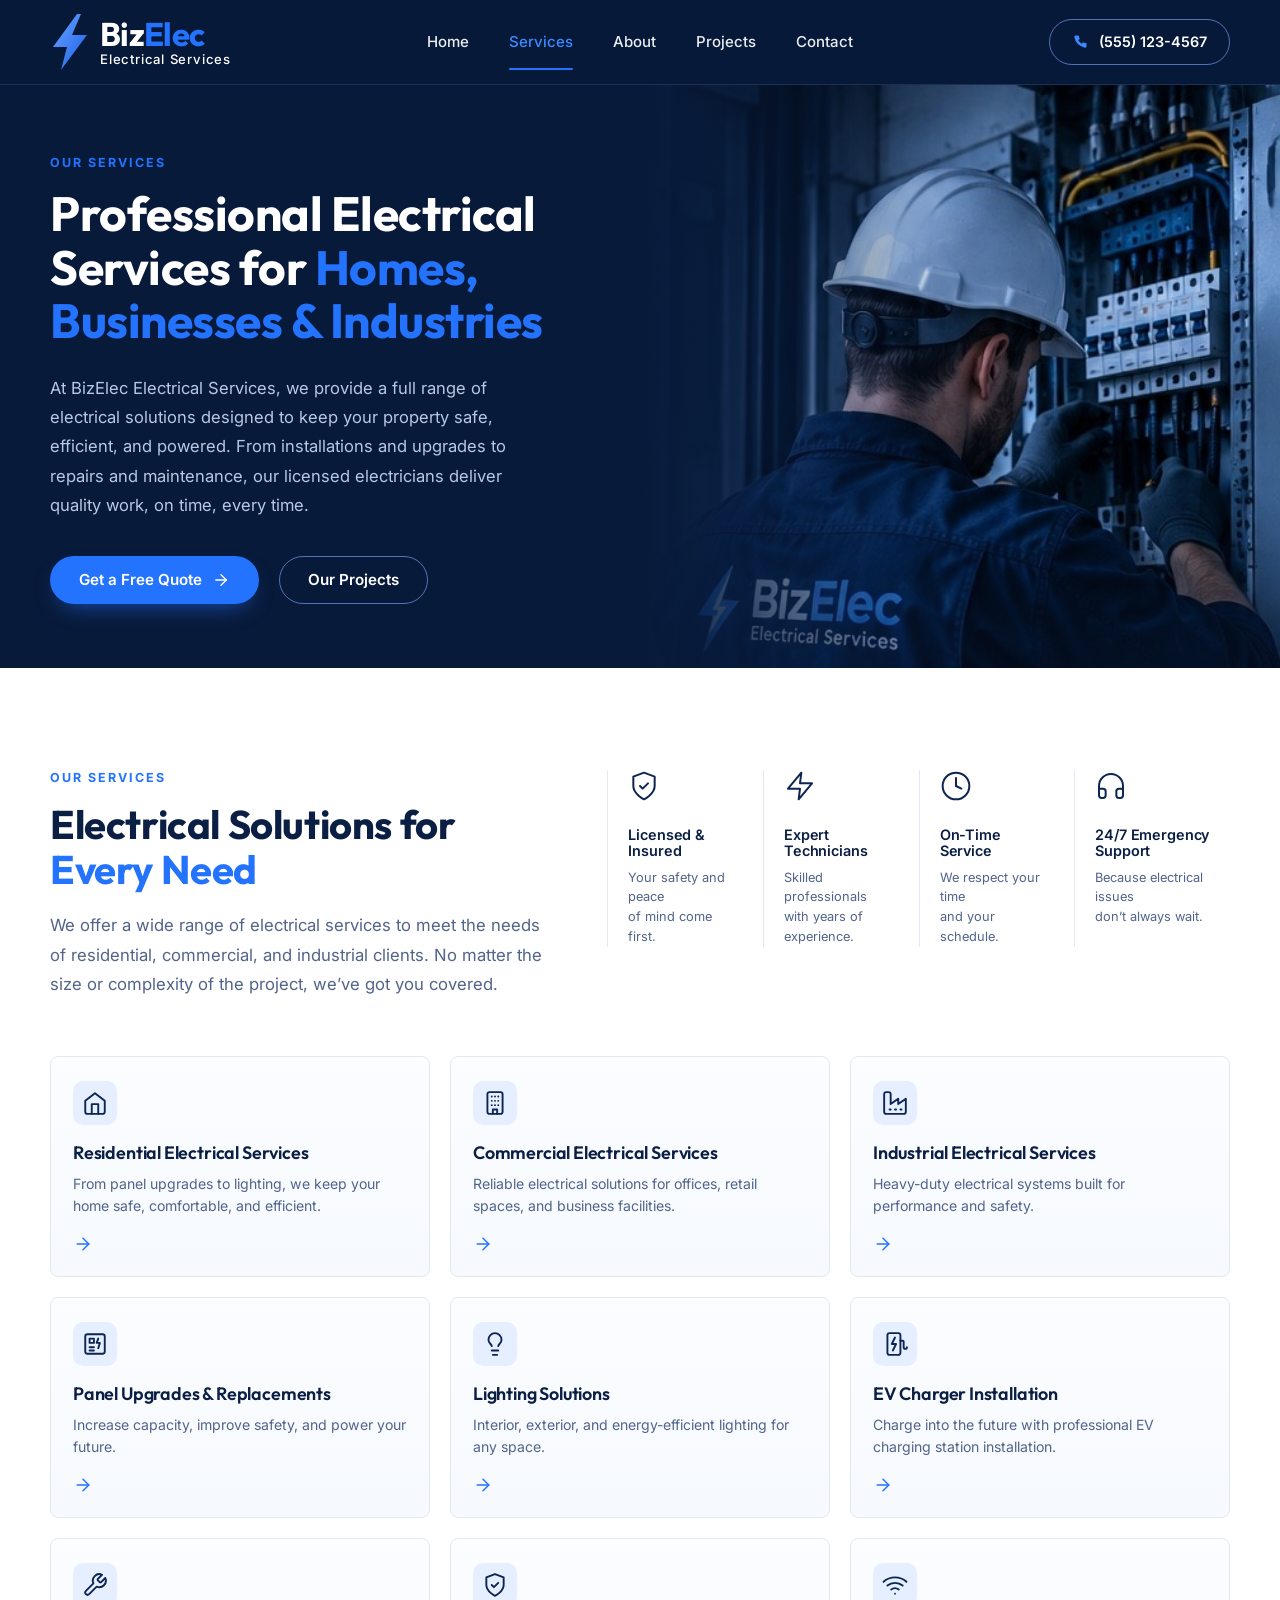
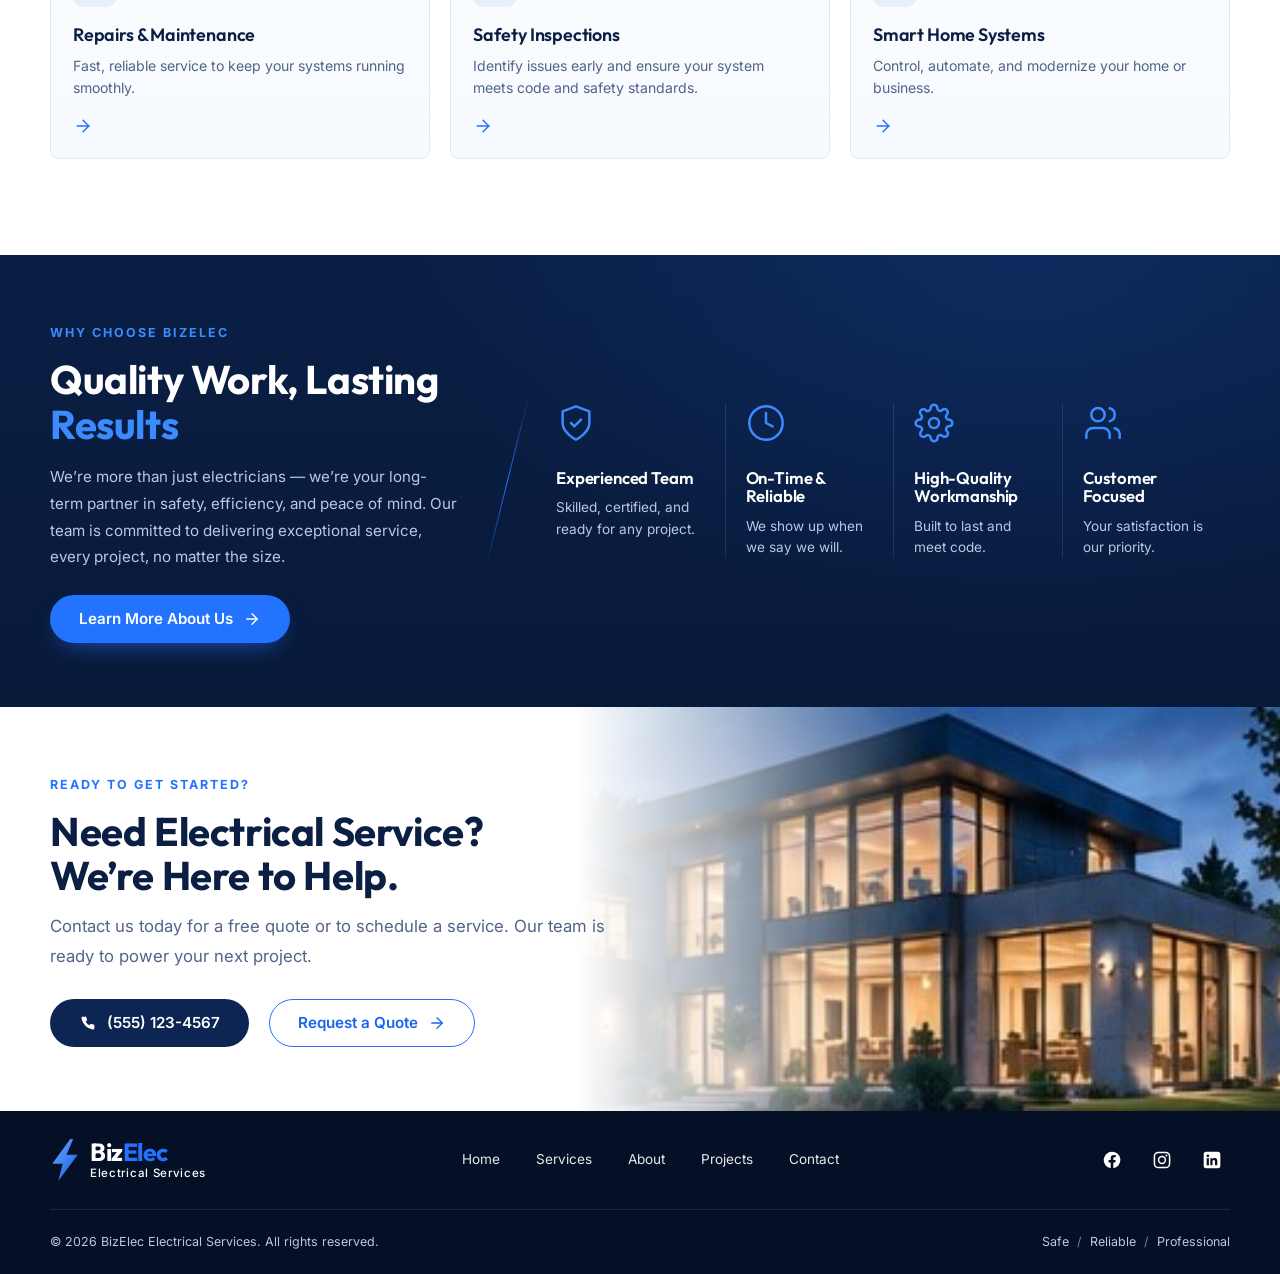
<file: bizelec-website/services.html>
<!DOCTYPE html>
<html lang="en">
<head>
  <meta charset="UTF-8">
  <meta name="viewport" content="width=device-width, initial-scale=1">
  <title>Electrical Services | BizElec Electrical Services</title>
  <meta name="description" content="Residential, commercial, and industrial electrical services: panel upgrades, lighting, EV chargers, repairs, inspections, and smart home systems.">
  <meta name="theme-color" content="#081a3a">
  <link rel="icon" href="data:image/svg+xml,%3Csvg xmlns='http://www.w3.org/2000/svg' viewBox='0 0 40 56'%3E%3Cpath d='M27 0 3 33h14l-6 23 26-35H22L31 0z' fill='%232373ff'/%3E%3C/svg%3E">
  <link rel="preconnect" href="https://fonts.googleapis.com">
  <link rel="preconnect" href="https://fonts.gstatic.com" crossorigin>
  <link href="https://fonts.googleapis.com/css2?family=Inter:wght@400;500;600;700&family=Outfit:wght@500;600;700&display=swap" rel="stylesheet">
  <link rel="stylesheet" href="css/styles.css">
</head>
<body>
<a class="skip-link" href="#main">Skip to content</a>
<header class="site-header">
  <div class="container site-header__inner">
    <a class="logo" href="index.html" aria-label="BizElec Electrical Services — home">
      <svg class="logo__mark" viewBox="0 0 40 56" aria-hidden="true">
  <defs><linearGradient id="bolt-h" x1="0" y1="0" x2="1" y2="1"><stop offset="0" stop-color="#6aa8ff"/><stop offset="1" stop-color="#1a5be8"/></linearGradient></defs>
  <path d="M27 0 3 33h14l-6 23 26-35H22L31 0z" fill="url(#bolt-h)"/>
</svg>
      <span class="logo__text"><span class="logo__name">Biz<span>Elec</span></span><span class="logo__tag">Electrical Services</span></span>
    </a>
    <nav class="nav" id="site-nav" aria-label="Primary">
      <ul class="nav__list">
          <li><a class="nav__link" href="index.html">Home</a></li>
          <li><a class="nav__link" href="services.html" aria-current="page">Services</a></li>
          <li><a class="nav__link" href="about.html">About</a></li>
          <li><a class="nav__link" href="projects.html">Projects</a></li>
          <li><a class="nav__link" href="contact.html">Contact</a></li>
      </ul>
      <a class="btn btn--primary nav__phone" href="tel:+15551234567"><svg class="icon icon--fill " viewBox="0 0 24 24" aria-hidden="true"><path d="M20.5 15.6v3.1a2 2 0 0 1-2.2 2A18 18 0 0 1 3.3 5.7a2 2 0 0 1 2-2.2h3.1a1.5 1.5 0 0 1 1.5 1.3c.1.9.4 1.8.7 2.6a1.5 1.5 0 0 1-.3 1.6L8.9 10.4a15 15 0 0 0 4.7 4.7l1.4-1.4a1.5 1.5 0 0 1 1.6-.3c.8.3 1.7.6 2.6.7a1.5 1.5 0 0 1 1.3 1.5z"/></svg> Call (555) 123-4567</a>
    </nav>
    <a class="header-phone" href="tel:+15551234567"><svg class="icon icon--fill " viewBox="0 0 24 24" aria-hidden="true"><path d="M20.5 15.6v3.1a2 2 0 0 1-2.2 2A18 18 0 0 1 3.3 5.7a2 2 0 0 1 2-2.2h3.1a1.5 1.5 0 0 1 1.5 1.3c.1.9.4 1.8.7 2.6a1.5 1.5 0 0 1-.3 1.6L8.9 10.4a15 15 0 0 0 4.7 4.7l1.4-1.4a1.5 1.5 0 0 1 1.6-.3c.8.3 1.7.6 2.6.7a1.5 1.5 0 0 1 1.3 1.5z"/></svg> (555) 123-4567</a>
    <button class="nav-toggle" type="button" aria-controls="site-nav" aria-expanded="false" aria-label="Open menu">
      <svg class="icon icon--menu" viewBox="0 0 24 24" aria-hidden="true"><path d="M4 6h16M4 12h16M4 18h16"/></svg><svg class="icon icon--close" viewBox="0 0 24 24" aria-hidden="true"><path d="M18 6 6 18M6 6l12 12"/></svg>
    </button>
  </div>
</header>
<main id="main">
<section class="hero hero--compact">
  <div class="hero__media">
    <img src="images/hero-electrician.jpg" alt="Licensed BizElec electrician servicing a breaker panel" width="504" height="600" fetchpriority="high">
  </div>
  <div class="container">
    <div class="hero__content">
      <p class="eyebrow">Our Services</p>
      <h1 class="h-display hero__title">Professional Electrical Services for <span class="text-blue">Homes, Businesses &amp; Industries</span></h1>
      <p class="hero__text">At BizElec Electrical Services, we provide a full range of electrical solutions designed to keep your property safe, efficient, and powered. From installations and upgrades to repairs and maintenance, our licensed electricians deliver quality work, on time, every time.</p>
      <div class="btn-row">
        <a class="btn btn--primary" href="contact.html">Get a Free Quote <svg class="icon icon--arrow " viewBox="0 0 24 24" aria-hidden="true"><path d="M5 12h14"/><path d="m12 5 7 7-7 7"/></svg></a>
        <a class="btn btn--outline btn--outline-light" href="projects.html">Our Projects</a>
      </div>
    </div>
  </div>
</section>

<section class="section on-light">
  <div class="container">
    <div class="intro-grid">
      <div>
        <p class="eyebrow">Our Services</p>
        <h2 class="h-section">Electrical Solutions for <span class="text-blue">Every Need</span></h2>
        <p class="lead">We offer a wide range of electrical services to meet the needs of residential, commercial, and industrial clients. No matter the size or complexity of the project, we&rsquo;ve got you covered.</p>
      </div>
      <div class="mini-features">
      <div class="mini-feature">
        <svg class="icon " viewBox="0 0 24 24" aria-hidden="true"><path d="M12 22s8-4 8-10V5l-8-3-8 3v7c0 6 8 10 8 10z"/><path d="m9 12 2 2 4-4"/></svg>
        <h3>Licensed &amp; Insured</h3>
        <p>Your safety and peace<br>of mind come first.</p>
      </div>
      <div class="mini-feature">
        <svg class="icon " viewBox="0 0 24 24" aria-hidden="true"><path d="M13 2 3 14h9l-1 8 10-12h-9l1-8z"/></svg>
        <h3>Expert Technicians</h3>
        <p>Skilled professionals<br>with years of experience.</p>
      </div>
      <div class="mini-feature">
        <svg class="icon " viewBox="0 0 24 24" aria-hidden="true"><circle cx="12" cy="12" r="10"/><path d="M12 6v6l4 2"/></svg>
        <h3>On-Time Service</h3>
        <p>We respect your time<br>and your schedule.</p>
      </div>
      <div class="mini-feature">
        <svg class="icon " viewBox="0 0 24 24" aria-hidden="true"><path d="M3 14h3a2 2 0 0 1 2 2v3a2 2 0 0 1-2 2H5a2 2 0 0 1-2-2v-7a9 9 0 0 1 18 0v7a2 2 0 0 1-2 2h-1a2 2 0 0 1-2-2v-3a2 2 0 0 1 2-2h3"/></svg>
        <h3>24/7 Emergency Support</h3>
        <p>Because electrical issues<br>don&rsquo;t always wait.</p>
      </div>
      </div>
    </div>
    <div class="service-grid">
      <a class="service-card reveal" href="contact.html">
        <span class="service-card__icon"><svg class="icon " viewBox="0 0 24 24" aria-hidden="true"><path d="m3 10 9-7 9 7v10a2 2 0 0 1-2 2H5a2 2 0 0 1-2-2z"/><path d="M9 22V13h6v9"/></svg></span>
        <h3>Residential Electrical Services</h3>
        <p>From panel upgrades to lighting, we keep your home safe, comfortable, and efficient.</p>
        <span class="service-card__link" aria-hidden="true"><svg class="icon icon--arrow " viewBox="0 0 24 24" aria-hidden="true"><path d="M5 12h14"/><path d="m12 5 7 7-7 7"/></svg></span>
      </a>
      <a class="service-card reveal" href="contact.html">
        <span class="service-card__icon"><svg class="icon " viewBox="0 0 24 24" aria-hidden="true"><rect x="5" y="2" width="14" height="20" rx="2"/><path d="M10 22v-4h4v4"/><path d="M9 6h.01M12 6h.01M15 6h.01M9 10h.01M12 10h.01M15 10h.01M9 14h.01M12 14h.01M15 14h.01"/></svg></span>
        <h3>Commercial Electrical Services</h3>
        <p>Reliable electrical solutions for offices, retail spaces, and business facilities.</p>
        <span class="service-card__link" aria-hidden="true"><svg class="icon icon--arrow " viewBox="0 0 24 24" aria-hidden="true"><path d="M5 12h14"/><path d="m12 5 7 7-7 7"/></svg></span>
      </a>
      <a class="service-card reveal" href="contact.html">
        <span class="service-card__icon"><svg class="icon " viewBox="0 0 24 24" aria-hidden="true"><path d="M2 20a2 2 0 0 0 2 2h16a2 2 0 0 0 2-2V8l-7 5V8l-7 5V4a2 2 0 0 0-2-2H4a2 2 0 0 0-2 2Z"/><path d="M17 18h1M12 18h1M7 18h1"/></svg></span>
        <h3>Industrial Electrical Services</h3>
        <p>Heavy-duty electrical systems built for performance and safety.</p>
        <span class="service-card__link" aria-hidden="true"><svg class="icon icon--arrow " viewBox="0 0 24 24" aria-hidden="true"><path d="M5 12h14"/><path d="m12 5 7 7-7 7"/></svg></span>
      </a>
      <a class="service-card reveal" href="contact.html">
        <span class="service-card__icon"><svg class="icon " viewBox="0 0 24 24" aria-hidden="true"><rect x="3" y="3" width="18" height="18" rx="2"/><path d="M7 7h4v4H7zM7 15h4M7 18h4"/><path d="m15 7-1.5 4h3L15 16"/></svg></span>
        <h3>Panel Upgrades &amp; Replacements</h3>
        <p>Increase capacity, improve safety, and power your future.</p>
        <span class="service-card__link" aria-hidden="true"><svg class="icon icon--arrow " viewBox="0 0 24 24" aria-hidden="true"><path d="M5 12h14"/><path d="m12 5 7 7-7 7"/></svg></span>
      </a>
      <a class="service-card reveal" href="contact.html">
        <span class="service-card__icon"><svg class="icon " viewBox="0 0 24 24" aria-hidden="true"><path d="M15 14c.2-1 .7-1.7 1.5-2.5 1-.9 1.5-2.2 1.5-3.5A6 6 0 0 0 6 8c0 1 .2 2.2 1.5 3.5.7.7 1.3 1.5 1.5 2.5"/><path d="M9 18h6M10 22h4"/></svg></span>
        <h3>Lighting Solutions</h3>
        <p>Interior, exterior, and energy-efficient lighting for any space.</p>
        <span class="service-card__link" aria-hidden="true"><svg class="icon icon--arrow " viewBox="0 0 24 24" aria-hidden="true"><path d="M5 12h14"/><path d="m12 5 7 7-7 7"/></svg></span>
      </a>
      <a class="service-card reveal" href="contact.html">
        <span class="service-card__icon"><svg class="icon " viewBox="0 0 24 24" aria-hidden="true"><rect x="5" y="2" width="12" height="20" rx="2"/><path d="m12 6-3 6h4l-3 6"/><path d="M17 9h2a1 1 0 0 1 1 1v5a1.5 1.5 0 0 0 3 0"/></svg></span>
        <h3>EV Charger Installation</h3>
        <p>Charge into the future with professional EV charging station installation.</p>
        <span class="service-card__link" aria-hidden="true"><svg class="icon icon--arrow " viewBox="0 0 24 24" aria-hidden="true"><path d="M5 12h14"/><path d="m12 5 7 7-7 7"/></svg></span>
      </a>
      <a class="service-card reveal" href="contact.html">
        <span class="service-card__icon"><svg class="icon " viewBox="0 0 24 24" aria-hidden="true"><path d="M14.7 6.3a1 1 0 0 0 0 1.4l1.6 1.6a1 1 0 0 0 1.4 0l3.77-3.77a6 6 0 0 1-7.94 7.94l-6.91 6.91a2.12 2.12 0 0 1-3-3l6.91-6.91a6 6 0 0 1 7.94-7.94l-3.76 3.76z"/></svg></span>
        <h3>Repairs &amp; Maintenance</h3>
        <p>Fast, reliable service to keep your systems running smoothly.</p>
        <span class="service-card__link" aria-hidden="true"><svg class="icon icon--arrow " viewBox="0 0 24 24" aria-hidden="true"><path d="M5 12h14"/><path d="m12 5 7 7-7 7"/></svg></span>
      </a>
      <a class="service-card reveal" href="contact.html">
        <span class="service-card__icon"><svg class="icon " viewBox="0 0 24 24" aria-hidden="true"><path d="M12 22s8-4 8-10V5l-8-3-8 3v7c0 6 8 10 8 10z"/><path d="m9 12 2 2 4-4"/></svg></span>
        <h3>Safety Inspections</h3>
        <p>Identify issues early and ensure your system meets code and safety standards.</p>
        <span class="service-card__link" aria-hidden="true"><svg class="icon icon--arrow " viewBox="0 0 24 24" aria-hidden="true"><path d="M5 12h14"/><path d="m12 5 7 7-7 7"/></svg></span>
      </a>
      <a class="service-card reveal" href="contact.html">
        <span class="service-card__icon"><svg class="icon " viewBox="0 0 24 24" aria-hidden="true"><path d="M5 12.55a11 11 0 0 1 14.08 0M1.42 9a16 16 0 0 1 21.16 0M8.53 16.11a6 6 0 0 1 6.95 0M12 20h.01"/></svg></span>
        <h3>Smart Home Systems</h3>
        <p>Control, automate, and modernize your home or business.</p>
        <span class="service-card__link" aria-hidden="true"><svg class="icon icon--arrow " viewBox="0 0 24 24" aria-hidden="true"><path d="M5 12h14"/><path d="m12 5 7 7-7 7"/></svg></span>
      </a>
    </div>
  </div>
</section>

<section class="section--sm why on-dark">
  <div class="container why__grid">
    <div>
      <p class="eyebrow">Why Choose BizElec</p>
      <h2 class="h-section">Quality Work, Lasting <span class="text-blue">Results</span></h2>
      <p class="lead">We&rsquo;re more than just electricians &mdash; we&rsquo;re your long-term partner in safety, efficiency, and peace of mind. Our team is committed to delivering exceptional service, every project, no matter the size.</p>
      <div class="btn-row" style="margin-top:24px">
        <a class="btn btn--primary" href="about.html">Learn More About Us <svg class="icon icon--arrow " viewBox="0 0 24 24" aria-hidden="true"><path d="M5 12h14"/><path d="m12 5 7 7-7 7"/></svg></a>
      </div>
    </div>
    <span class="why__slash" aria-hidden="true"></span>
    <div class="why__cols">
      <div class="why__col">
        <svg class="icon " viewBox="0 0 24 24" aria-hidden="true"><path d="M12 22s8-4 8-10V5l-8-3-8 3v7c0 6 8 10 8 10z"/><path d="m9 12 2 2 4-4"/></svg>
        <h3>Experienced Team</h3>
        <p>Skilled, certified, and ready for any project.</p>
      </div>
      <div class="why__col">
        <svg class="icon " viewBox="0 0 24 24" aria-hidden="true"><circle cx="12" cy="12" r="10"/><path d="M12 6v6l4 2"/></svg>
        <h3>On-Time &amp; Reliable</h3>
        <p>We show up when we say we will.</p>
      </div>
      <div class="why__col">
        <svg class="icon " viewBox="0 0 24 24" aria-hidden="true"><circle cx="12" cy="12" r="3"/><path d="M19.4 15a1.65 1.65 0 0 0 .33 1.82l.06.06a2 2 0 1 1-2.83 2.83l-.06-.06a1.65 1.65 0 0 0-1.82-.33 1.65 1.65 0 0 0-1 1.51V21a2 2 0 0 1-4 0v-.09A1.65 1.65 0 0 0 9 19.4a1.65 1.65 0 0 0-1.82.33l-.06.06a2 2 0 1 1-2.83-2.83l.06-.06a1.65 1.65 0 0 0 .33-1.82 1.65 1.65 0 0 0-1.51-1H3a2 2 0 0 1 0-4h.09A1.65 1.65 0 0 0 4.6 9a1.65 1.65 0 0 0-.33-1.82l-.06-.06a2 2 0 1 1 2.83-2.83l.06.06a1.65 1.65 0 0 0 1.82.33H9a1.65 1.65 0 0 0 1-1.51V3a2 2 0 0 1 4 0v.09a1.65 1.65 0 0 0 1 1.51 1.65 1.65 0 0 0 1.82-.33l.06-.06a2 2 0 1 1 2.83 2.83l-.06.06a1.65 1.65 0 0 0-.33 1.82V9a1.65 1.65 0 0 0 1.51 1H21a2 2 0 0 1 0 4h-.09a1.65 1.65 0 0 0-1.51 1z"/></svg>
        <h3>High-Quality Workmanship</h3>
        <p>Built to last and meet code.</p>
      </div>
      <div class="why__col">
        <svg class="icon " viewBox="0 0 24 24" aria-hidden="true"><path d="M16 21v-2a4 4 0 0 0-4-4H6a4 4 0 0 0-4 4v2"/><circle cx="9" cy="7" r="4"/><path d="M22 21v-2a4 4 0 0 0-3-3.87M16 3.13a4 4 0 0 1 0 7.75"/></svg>
        <h3>Customer Focused</h3>
        <p>Your satisfaction is our priority.</p>
      </div>
    </div>
  </div>
</section>

<section class="cta cta--light">
  <div class="cta__media">
    <img src="images/cta-house.jpg" alt="Modern home lit up at night" width="464" height="164" loading="lazy">
  </div>
  <div class="container">
    <div class="cta__inner">
      <p class="eyebrow">Ready to Get Started?</p>
      <h2 class="h-section">Need Electrical Service?<br>We&rsquo;re Here to Help.</h2>
      <p class="lead">Contact us today for a free quote or to schedule a service. Our team is ready to power your next project.</p>
      <div class="btn-row">
        <a class="btn btn--navy" href="tel:+15551234567"><svg class="icon icon--fill " viewBox="0 0 24 24" aria-hidden="true"><path d="M20.5 15.6v3.1a2 2 0 0 1-2.2 2A18 18 0 0 1 3.3 5.7a2 2 0 0 1 2-2.2h3.1a1.5 1.5 0 0 1 1.5 1.3c.1.9.4 1.8.7 2.6a1.5 1.5 0 0 1-.3 1.6L8.9 10.4a15 15 0 0 0 4.7 4.7l1.4-1.4a1.5 1.5 0 0 1 1.6-.3c.8.3 1.7.6 2.6.7a1.5 1.5 0 0 1 1.3 1.5z"/></svg> (555) 123-4567</a>
        <a class="btn btn--outline" href="contact.html">Request a Quote <svg class="icon icon--arrow " viewBox="0 0 24 24" aria-hidden="true"><path d="M5 12h14"/><path d="m12 5 7 7-7 7"/></svg></a>
      </div>
    </div>
  </div>
</section>
</main>
<footer class="site-footer">
  <div class="container">
    <div class="site-footer__top">
      <a class="logo" href="index.html" aria-label="BizElec Electrical Services — home">
      <svg class="logo__mark" viewBox="0 0 40 56" aria-hidden="true">
  <defs><linearGradient id="bolt-f" x1="0" y1="0" x2="1" y2="1"><stop offset="0" stop-color="#6aa8ff"/><stop offset="1" stop-color="#1a5be8"/></linearGradient></defs>
  <path d="M27 0 3 33h14l-6 23 26-35H22L31 0z" fill="url(#bolt-f)"/>
</svg>
      <span class="logo__text"><span class="logo__name">Biz<span>Elec</span></span><span class="logo__tag">Electrical Services</span></span>
    </a>
      <nav class="footer-nav" aria-label="Footer">
        <ul>
          <li><a href="index.html">Home</a></li>
          <li><a href="services.html">Services</a></li>
          <li><a href="about.html">About</a></li>
          <li><a href="projects.html">Projects</a></li>
          <li><a href="contact.html">Contact</a></li>
        </ul>
      </nav>
      <div class="socials">
        <a href="#" aria-label="BizElec on Facebook"><svg class="icon icon--fill " viewBox="0 0 24 24" aria-hidden="true"><path d="M12 2a10 10 0 0 0-1.56 19.88v-7H7.9V12h2.54V9.8c0-2.5 1.49-3.89 3.78-3.89 1.09 0 2.24.2 2.24.2v2.46h-1.26c-1.24 0-1.63.77-1.63 1.56V12h2.78l-.44 2.89h-2.34v7A10 10 0 0 0 12 2z"/></svg></a>
        <a href="#" aria-label="BizElec on Instagram"><svg class="icon icon--fill " viewBox="0 0 24 24" aria-hidden="true"><path d="M12 7a5 5 0 1 0 0 10 5 5 0 0 0 0-10zm0 8.2a3.2 3.2 0 1 1 0-6.4 3.2 3.2 0 0 1 0 6.4zM17.3 5.5a1.2 1.2 0 1 0 0 2.4 1.2 1.2 0 0 0 0-2.4z"/><path d="M16.5 2h-9A5.5 5.5 0 0 0 2 7.5v9A5.5 5.5 0 0 0 7.5 22h9a5.5 5.5 0 0 0 5.5-5.5v-9A5.5 5.5 0 0 0 16.5 2zm3.7 14.5a3.7 3.7 0 0 1-3.7 3.7h-9a3.7 3.7 0 0 1-3.7-3.7v-9a3.7 3.7 0 0 1 3.7-3.7h9a3.7 3.7 0 0 1 3.7 3.7z"/></svg></a>
        <a href="#" aria-label="BizElec on LinkedIn"><svg class="icon icon--fill " viewBox="0 0 24 24" aria-hidden="true"><path d="M19 2H5a3 3 0 0 0-3 3v14a3 3 0 0 0 3 3h14a3 3 0 0 0 3-3V5a3 3 0 0 0-3-3zM8.3 18.3H5.6V9.8h2.7zM7 8.6a1.6 1.6 0 1 1 0-3.2 1.6 1.6 0 0 1 0 3.2zm11.3 9.7h-2.7v-4.1c0-1 0-2.3-1.4-2.3s-1.6 1.1-1.6 2.2v4.2H10V9.8h2.6V11c.4-.7 1.2-1.4 2.6-1.4 2.7 0 3.2 1.8 3.2 4.1z"/></svg></a>
      </div>
    </div>
    <div class="site-footer__bottom">
      <span>&copy; <span data-year>2026</span> BizElec Electrical Services. All rights reserved.</span>
      <span>Safe<span class="sep">/</span>Reliable<span class="sep">/</span>Professional</span>
    </div>
  </div>
</footer>
<script src="js/main.js" defer></script>
</body>
</html>
</file>
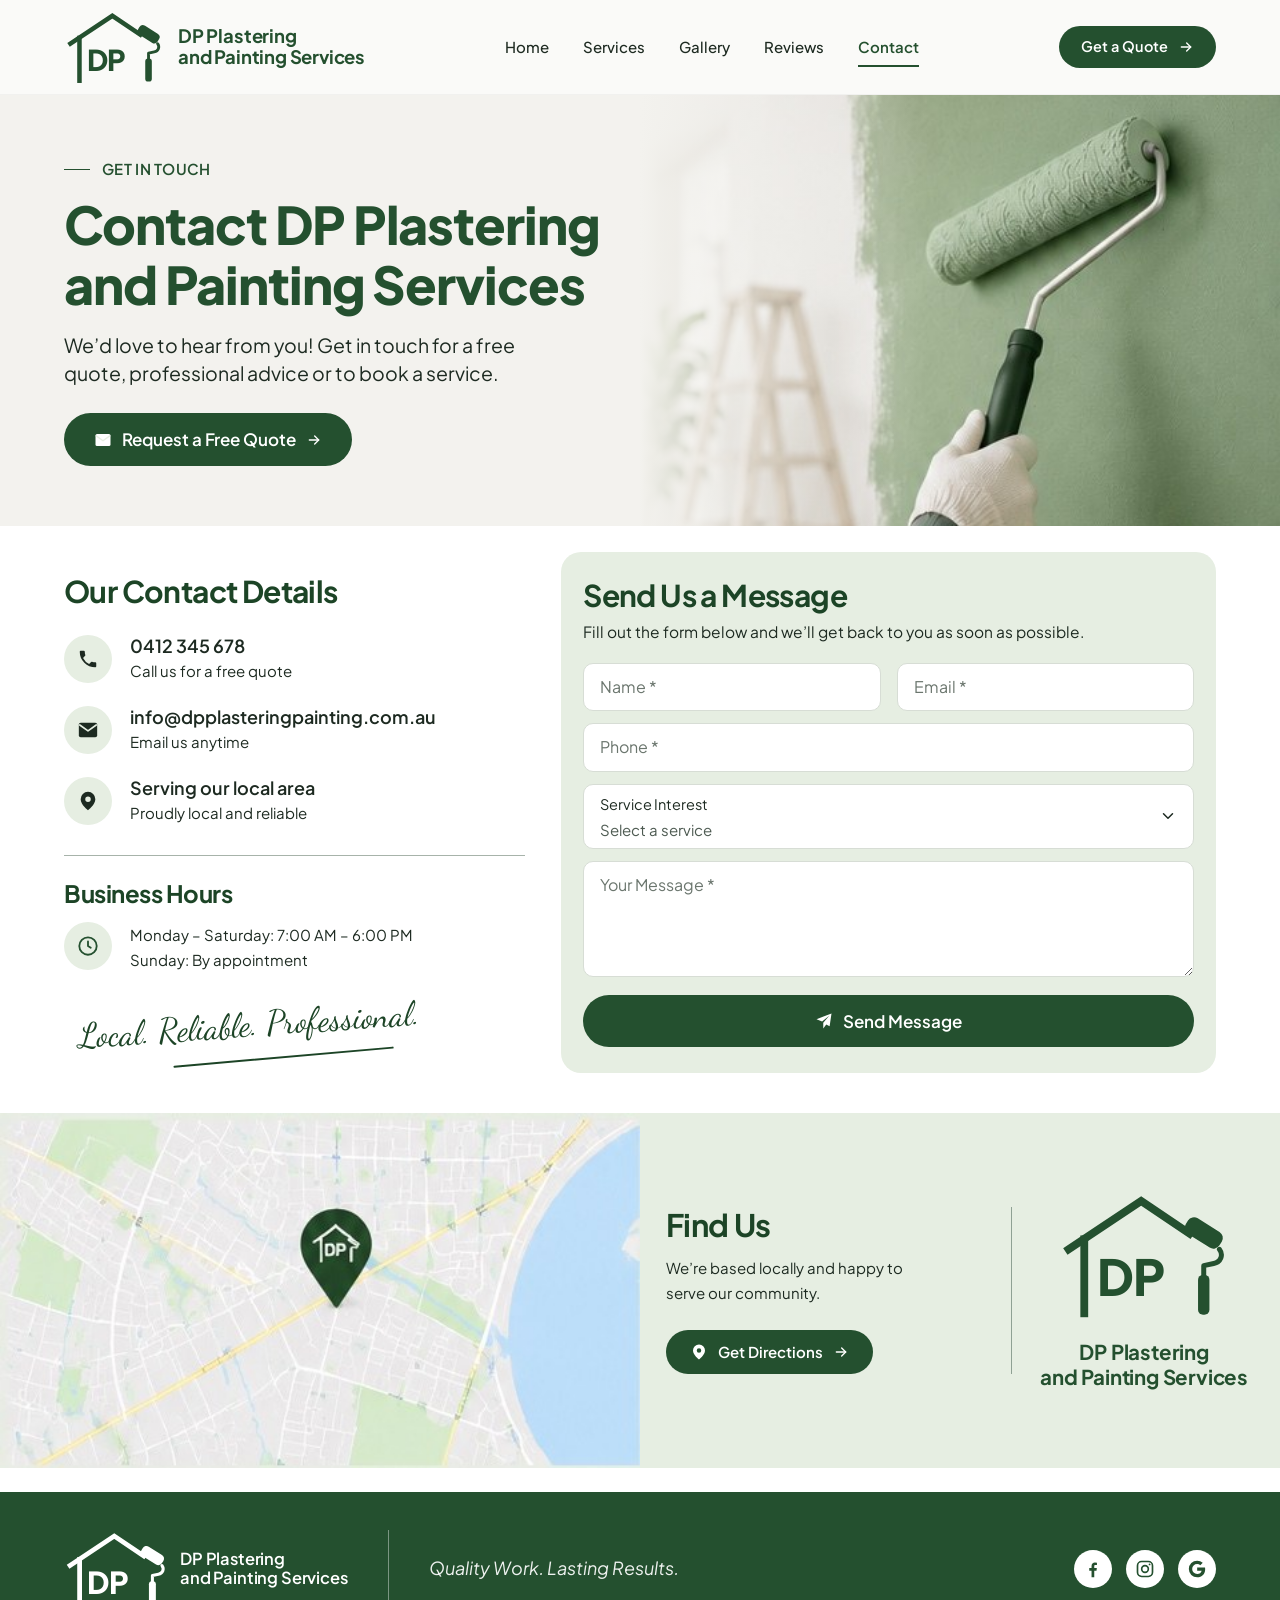
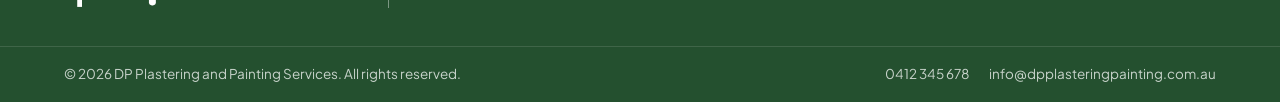
<file: dp-plastering-website/contact.html>
<!doctype html>
<html lang="en-AU">
<head>
<meta charset="utf-8">
<meta name="viewport" content="width=device-width, initial-scale=1">
<title>Contact | DP Plastering and Painting Services</title>
<meta name="description" content="Contact DP Plastering and Painting Services for a free quote. Call 0412 345 678 or send us a message.">
<meta name="theme-color" content="#24502f">
<link rel="icon" href="images/favicon.svg" type="image/svg+xml">
<link rel="preconnect" href="https://fonts.googleapis.com">
<link rel="preconnect" href="https://fonts.gstatic.com" crossorigin>
<link href="https://fonts.googleapis.com/css2?family=Dancing+Script:wght@600&family=Plus+Jakarta+Sans:ital,wght@0,400;0,500;0,600;0,700;0,800;1,400;1,500&display=swap" rel="stylesheet">
<link rel="stylesheet" href="css/styles.css">
</head>
<body>
<a class="skip-link" href="#main">Skip to content</a>
<header class="site-header">
  <div class="container header-inner">
    <a class="brand" href="index.html" aria-label="DP Plastering and Painting Services — home">
      <svg class="brand-mark" viewBox="0 0 120 90" aria-hidden="true" focusable="false">
  <g fill="none" stroke="currentColor" stroke-width="5.5" stroke-linecap="square" stroke-linejoin="miter">
    <path d="M7 41 58 7 92 30"/><path d="M18 34v52"/>
  </g>
  <text x="27" y="74" fill="currentColor" font-family="Plus Jakarta Sans, Arial, sans-serif" font-size="35" font-weight="800" letter-spacing="-1">DP</text>
  <rect x="88" y="23" width="28" height="13" rx="5" fill="currentColor" transform="rotate(32 102 29.5)"/>
  <path d="M113 41c3 4 1 9-4 10l-7 1.5V61" fill="none" stroke="currentColor" stroke-width="3.5" stroke-linecap="round" stroke-linejoin="round"/>
  <rect x="98" y="59" width="8" height="28" rx="3.5" fill="currentColor"/>
</svg>
      <span class="brand-name">DP Plastering<br>and Painting Services</span>
    </a>
    <nav class="main-nav" id="main-nav" aria-label="Main">
      <ul>
        <li><a href="index.html">Home</a></li>
        <li><a href="services.html">Services</a></li>
        <li><a href="gallery.html">Gallery</a></li>
        <li><a href="reviews.html">Reviews</a></li>
        <li><a href="contact.html" aria-current="page">Contact</a></li>
      </ul>
      <div class="mobile-only">
        <a class="btn btn-primary btn-block" href="contact.html#quote">Get a Free Quote <svg class="icon arrow" viewBox="0 0 24 24" fill="none" stroke="currentColor" stroke-width="2" stroke-linecap="round" stroke-linejoin="round" aria-hidden="true" focusable="false"><path d="M5 12h14"/><path d="m13 6 6 6-6 6"/></svg></a>
        <a class="btn btn-outline btn-block" style="margin-top:10px" href="tel:+61412345678"><svg class="icon" viewBox="0 0 24 24" fill="none" stroke="currentColor" stroke-width="2" stroke-linecap="round" stroke-linejoin="round" aria-hidden="true" focusable="false"><path fill="currentColor" stroke="none" d="M6.6 10.8a15.2 15.2 0 0 0 6.6 6.6l2.2-2.2a1 1 0 0 1 1-.25 11.4 11.4 0 0 0 3.6.57 1 1 0 0 1 1 1V20a1 1 0 0 1-1 1A17 17 0 0 1 3 4a1 1 0 0 1 1-1h3.5a1 1 0 0 1 1 1c0 1.25.2 2.45.57 3.57a1 1 0 0 1-.25 1z"/></svg> Call 0412 345 678</a>
      </div>
    </nav>
    <a class="btn btn-primary header-cta" href="contact.html#quote">Get a Quote <svg class="icon arrow" viewBox="0 0 24 24" fill="none" stroke="currentColor" stroke-width="2" stroke-linecap="round" stroke-linejoin="round" aria-hidden="true" focusable="false"><path d="M5 12h14"/><path d="m13 6 6 6-6 6"/></svg></a>
    <button class="nav-toggle" type="button" aria-controls="main-nav" aria-expanded="false" aria-label="Open menu">
      <svg class="icon i-menu" viewBox="0 0 24 24" fill="none" stroke="currentColor" stroke-width="2" stroke-linecap="round" stroke-linejoin="round" aria-hidden="true" focusable="false"><path d="M4 6h16M4 12h16M4 18h16"/></svg><svg style="display:none" class="icon i-close" viewBox="0 0 24 24" fill="none" stroke="currentColor" stroke-width="2" stroke-linecap="round" stroke-linejoin="round" aria-hidden="true" focusable="false"><path d="M18 6 6 18M6 6l12 12"/></svg>
    </button>
  </div>
</header>
<main id="main">
<section class="hero ">
  <div class="hero-media"><img src="images/hero-contact.jpg" alt="Painter rolling sage green paint onto a wall" width="464" height="356" fetchpriority="high"></div>
  <div class="container hero-inner">
    <div class="hero-content">
      <p class="eyebrow">Get in touch</p>
      <h1>Contact DP Plastering and Painting Services</h1>
      <p class="lead">We&rsquo;d love to hear from you! Get in touch for a free quote, professional advice or to book a service.</p>
      <a class="btn btn-primary btn-lg" href="#quote"><svg class="icon" viewBox="0 0 24 24" fill="none" stroke="currentColor" stroke-width="2" stroke-linecap="round" stroke-linejoin="round" aria-hidden="true" focusable="false"><rect width="20" height="16" x="2" y="4" rx="2" fill="currentColor" stroke="none"/><path d="m3 6.5 9 6.5 9-6.5" stroke="#e6eee2" stroke-width="1.8"/></svg> Request a Free Quote <svg class="icon arrow" viewBox="0 0 24 24" fill="none" stroke="currentColor" stroke-width="2" stroke-linecap="round" stroke-linejoin="round" aria-hidden="true" focusable="false"><path d="M5 12h14"/><path d="m13 6 6 6-6 6"/></svg></a>
    </div>
  </div>
</section>
<section class="section" style="padding-top:26px;padding-bottom:0">
  <div class="container contact-grid">
    <div class="contact-details" style="padding-top:22px">
      <h2>Our Contact Details</h2>
      <ul class="contact-list">
        <li><span class="icon-bubble"><svg class="icon" viewBox="0 0 24 24" fill="none" stroke="currentColor" stroke-width="2" stroke-linecap="round" stroke-linejoin="round" aria-hidden="true" focusable="false"><path fill="currentColor" stroke="none" d="M6.6 10.8a15.2 15.2 0 0 0 6.6 6.6l2.2-2.2a1 1 0 0 1 1-.25 11.4 11.4 0 0 0 3.6.57 1 1 0 0 1 1 1V20a1 1 0 0 1-1 1A17 17 0 0 1 3 4a1 1 0 0 1 1-1h3.5a1 1 0 0 1 1 1c0 1.25.2 2.45.57 3.57a1 1 0 0 1-.25 1z"/></svg></span><a href="tel:+61412345678"><strong>0412 345 678</strong><span>Call us for a free quote</span></a></li>
        <li><span class="icon-bubble"><svg class="icon" viewBox="0 0 24 24" fill="none" stroke="currentColor" stroke-width="2" stroke-linecap="round" stroke-linejoin="round" aria-hidden="true" focusable="false"><rect width="20" height="16" x="2" y="4" rx="2" fill="currentColor" stroke="none"/><path d="m3 6.5 9 6.5 9-6.5" stroke="#e6eee2" stroke-width="1.8"/></svg></span><a href="mailto:info@dpplasteringpainting.com.au"><strong>info@dpplasteringpainting.com.au</strong><span>Email us anytime</span></a></li>
        <li><span class="icon-bubble"><svg class="icon" viewBox="0 0 24 24" fill="none" stroke="currentColor" stroke-width="2" stroke-linecap="round" stroke-linejoin="round" aria-hidden="true" focusable="false"><path fill="currentColor" stroke="none" d="M12 2a8 8 0 0 0-8 8c0 6 8 12 8 12s8-6 8-12a8 8 0 0 0-8-8zm0 11a3 3 0 1 1 0-6 3 3 0 0 1 0 6z"/></svg></span><div><strong>Serving our local area</strong><span>Proudly local and reliable</span></div></li>
      </ul>
      <hr class="divider">
      <div class="hours">
        <h2>Business Hours</h2>
        <div class="hours-row"><span class="icon-bubble"><svg class="icon" viewBox="0 0 24 24" fill="none" stroke="currentColor" stroke-width="2" stroke-linecap="round" stroke-linejoin="round" aria-hidden="true" focusable="false"><circle cx="12" cy="12" r="9.5"/><path d="M12 7v5l3 2"/></svg></span><p>Monday &ndash; Saturday: 7:00 AM &ndash; 6:00 PM<br>Sunday: By appointment</p></div>
      </div>
      <p class="signature" aria-label="Local. Reliable. Professional.">Local. Reliable. Professional.</p>
    </div>

    <div class="form-card" id="quote">
      <h2>Send Us a Message</h2>
      <p>Fill out the form below and we&rsquo;ll get back to you as soon as possible.</p>
      <form class="contact-form" id="contact-form" action="#" method="post" novalidate data-demo>
        <div class="field">
          <label class="sr-only" for="f-name">Name (required)</label>
          <input id="f-name" name="name" type="text" placeholder="Name *" autocomplete="name" required>
          <span class="error" role="alert"></span>
        </div>
        <div class="field">
          <label class="sr-only" for="f-email">Email (required)</label>
          <input id="f-email" name="email" type="email" placeholder="Email *" autocomplete="email" inputmode="email" required>
          <span class="error" role="alert"></span>
        </div>
        <div class="field full">
          <label class="sr-only" for="f-phone">Phone (required)</label>
          <input id="f-phone" name="phone" type="tel" placeholder="Phone *" autocomplete="tel" inputmode="tel" required>
          <span class="error" role="alert"></span>
        </div>
        <div class="field full select-field">
          <label for="f-service">Service Interest</label>
          <select id="f-service" name="service">
            <option value="">Select a service</option>
            <option>Interior Painting</option><option>Exterior Painting</option><option>Plastering</option><option>Repairs &amp; Touch-Ups</option><option>Wallpapering</option><option>Decorative Finishes</option><option>Outdoor Painting</option><option>Commercial Painting</option>
            <option>Other / Not sure</option>
          </select>
          <svg class="icon chev" viewBox="0 0 24 24" fill="none" stroke="currentColor" stroke-width="2" stroke-linecap="round" stroke-linejoin="round" aria-hidden="true" focusable="false"><path d="m6 9 6 6 6-6"/></svg>
        </div>
        <div class="field full">
          <label class="sr-only" for="f-message">Your message (required)</label>
          <textarea id="f-message" name="message" placeholder="Your Message *" rows="4" required></textarea>
          <span class="error" role="alert"></span>
        </div>
        <div class="form-actions">
          <button class="btn btn-primary btn-block btn-lg" type="submit"><svg class="icon" viewBox="0 0 24 24" fill="none" stroke="currentColor" stroke-width="2" stroke-linecap="round" stroke-linejoin="round" aria-hidden="true" focusable="false"><path fill="currentColor" stroke="none" d="M22 2 2 9.5l7.5 3.2L19 5l-8 9.2V22l4-5.3 4.5 2.3z"/></svg> Send Message</button>
        </div>
        <p class="form-success" id="form-success" tabindex="-1" role="status"><svg class="icon" viewBox="0 0 24 24" fill="none" stroke="currentColor" stroke-width="2" stroke-linecap="round" stroke-linejoin="round" aria-hidden="true" focusable="false"><circle cx="12" cy="12" r="10" fill="currentColor" stroke="none"/><path d="m7.8 12.3 2.8 2.8 5.6-6" stroke="#fff" stroke-width="2.4"/></svg> Thanks! Your message has been sent &mdash; we&rsquo;ll be in touch shortly.</p>
      </form>
    </div>
  </div>
</section>

<section class="find-us" aria-labelledby="find-us">
  <div class="find-us-inner">
    <a class="map-link" href="https://www.google.com/maps/search/?api=1&amp;query=DP+Plastering+and+Painting+Services" target="_blank" rel="noopener" aria-label="Open our location in Google Maps">
      <img src="images/map.jpg" alt="Map showing the DP Plastering and Painting service area" loading="lazy" width="480" height="266">
    </a>
    <div class="find-us-content">
      <div class="find-us-text">
        <h2 id="find-us">Find Us</h2>
        <p>We&rsquo;re based locally and happy to serve our community.</p>
        <a class="btn btn-primary" href="https://www.google.com/maps/search/?api=1&amp;query=DP+Plastering+and+Painting+Services" target="_blank" rel="noopener"><svg class="icon" viewBox="0 0 24 24" fill="none" stroke="currentColor" stroke-width="2" stroke-linecap="round" stroke-linejoin="round" aria-hidden="true" focusable="false"><path fill="currentColor" stroke="none" d="M12 2a8 8 0 0 0-8 8c0 6 8 12 8 12s8-6 8-12a8 8 0 0 0-8-8zm0 11a3 3 0 1 1 0-6 3 3 0 0 1 0 6z"/></svg> Get Directions <svg class="icon arrow" viewBox="0 0 24 24" fill="none" stroke="currentColor" stroke-width="2" stroke-linecap="round" stroke-linejoin="round" aria-hidden="true" focusable="false"><path d="M5 12h14"/><path d="m13 6 6 6-6 6"/></svg></a>
      </div>
      <div class="find-us-brand"><svg class="brand-mark" viewBox="0 0 120 90" aria-hidden="true" focusable="false">
  <g fill="none" stroke="currentColor" stroke-width="5.5" stroke-linecap="square" stroke-linejoin="miter">
    <path d="M7 41 58 7 92 30"/><path d="M18 34v52"/>
  </g>
  <text x="27" y="74" fill="currentColor" font-family="Plus Jakarta Sans, Arial, sans-serif" font-size="35" font-weight="800" letter-spacing="-1">DP</text>
  <rect x="88" y="23" width="28" height="13" rx="5" fill="currentColor" transform="rotate(32 102 29.5)"/>
  <path d="M113 41c3 4 1 9-4 10l-7 1.5V61" fill="none" stroke="currentColor" stroke-width="3.5" stroke-linecap="round" stroke-linejoin="round"/>
  <rect x="98" y="59" width="8" height="28" rx="3.5" fill="currentColor"/>
</svg><p>DP Plastering<br>and Painting Services</p></div>
    </div>
  </div>
</section>

</main>
<footer class="site-footer">
  <div class="container footer-inner">
    <a class="brand footer-brand" href="index.html" aria-label="DP Plastering and Painting Services — home">
      <svg class="brand-mark" viewBox="0 0 120 90" aria-hidden="true" focusable="false">
  <g fill="none" stroke="currentColor" stroke-width="5.5" stroke-linecap="square" stroke-linejoin="miter">
    <path d="M7 41 58 7 92 30"/><path d="M18 34v52"/>
  </g>
  <text x="27" y="74" fill="currentColor" font-family="Plus Jakarta Sans, Arial, sans-serif" font-size="35" font-weight="800" letter-spacing="-1">DP</text>
  <rect x="88" y="23" width="28" height="13" rx="5" fill="currentColor" transform="rotate(32 102 29.5)"/>
  <path d="M113 41c3 4 1 9-4 10l-7 1.5V61" fill="none" stroke="currentColor" stroke-width="3.5" stroke-linecap="round" stroke-linejoin="round"/>
  <rect x="98" y="59" width="8" height="28" rx="3.5" fill="currentColor"/>
</svg>
      <span class="brand-name">DP Plastering<br>and Painting Services</span>
    </a>
    <p class="footer-tagline">Quality Work. Lasting Results.</p>
    <div class="socials">
      <a href="https://www.facebook.com/" target="_blank" rel="noopener" aria-label="Facebook"><svg class="icon" viewBox="0 0 24 24" fill="none" stroke="currentColor" stroke-width="2" stroke-linecap="round" stroke-linejoin="round" aria-hidden="true" focusable="false"><path fill="currentColor" stroke="none" d="M13.5 22v-8h2.7l.4-3.2h-3.1V8.8c0-.9.26-1.55 1.57-1.55h1.67V4.4a22 22 0 0 0-2.43-.13c-2.4 0-4.05 1.47-4.05 4.17v2.34H7.5V14h2.76v8z"/></svg></a>
      <a href="https://www.instagram.com/" target="_blank" rel="noopener" aria-label="Instagram"><svg class="icon" viewBox="0 0 24 24" fill="none" stroke="currentColor" stroke-width="2" stroke-linecap="round" stroke-linejoin="round" aria-hidden="true" focusable="false"><rect x="3" y="3" width="18" height="18" rx="5"/><circle cx="12" cy="12" r="4"/><circle cx="17.5" cy="6.5" r="1.1" fill="currentColor" stroke="none"/></svg></a>
      <a href="https://www.google.com/search?q=DP+Plastering+and+Painting+Services" target="_blank" rel="noopener" aria-label="Google reviews"><svg class="icon" viewBox="0 0 24 24" fill="none" stroke="currentColor" stroke-width="2" stroke-linecap="round" stroke-linejoin="round" aria-hidden="true" focusable="false"><path fill="currentColor" stroke="none" d="M21.6 10.2h-9.4v3.9h5.4c-.5 2.4-2.6 3.9-5.4 3.9a6 6 0 0 1 0-12c1.5 0 2.8.5 3.8 1.4l2.9-2.9A10 10 0 0 0 12.2 2a10 10 0 1 0 0 20c5.8 0 9.6-4.1 9.6-9.8 0-.7-.1-1.3-.2-2z"/></svg></a>
    </div>
  </div>
  <div class="footer-bottom">
    <div class="container">
      <span>&copy; <span id="year">2026</span> DP Plastering and Painting Services. All rights reserved.</span>
      <span class="footer-links"><a href="tel:+61412345678">0412 345 678</a><a href="mailto:info@dpplasteringpainting.com.au">info@dpplasteringpainting.com.au</a></span>
    </div>
  </div>
</footer>
<script src="js/main.js" defer></script>
</body>
</html>
</file>
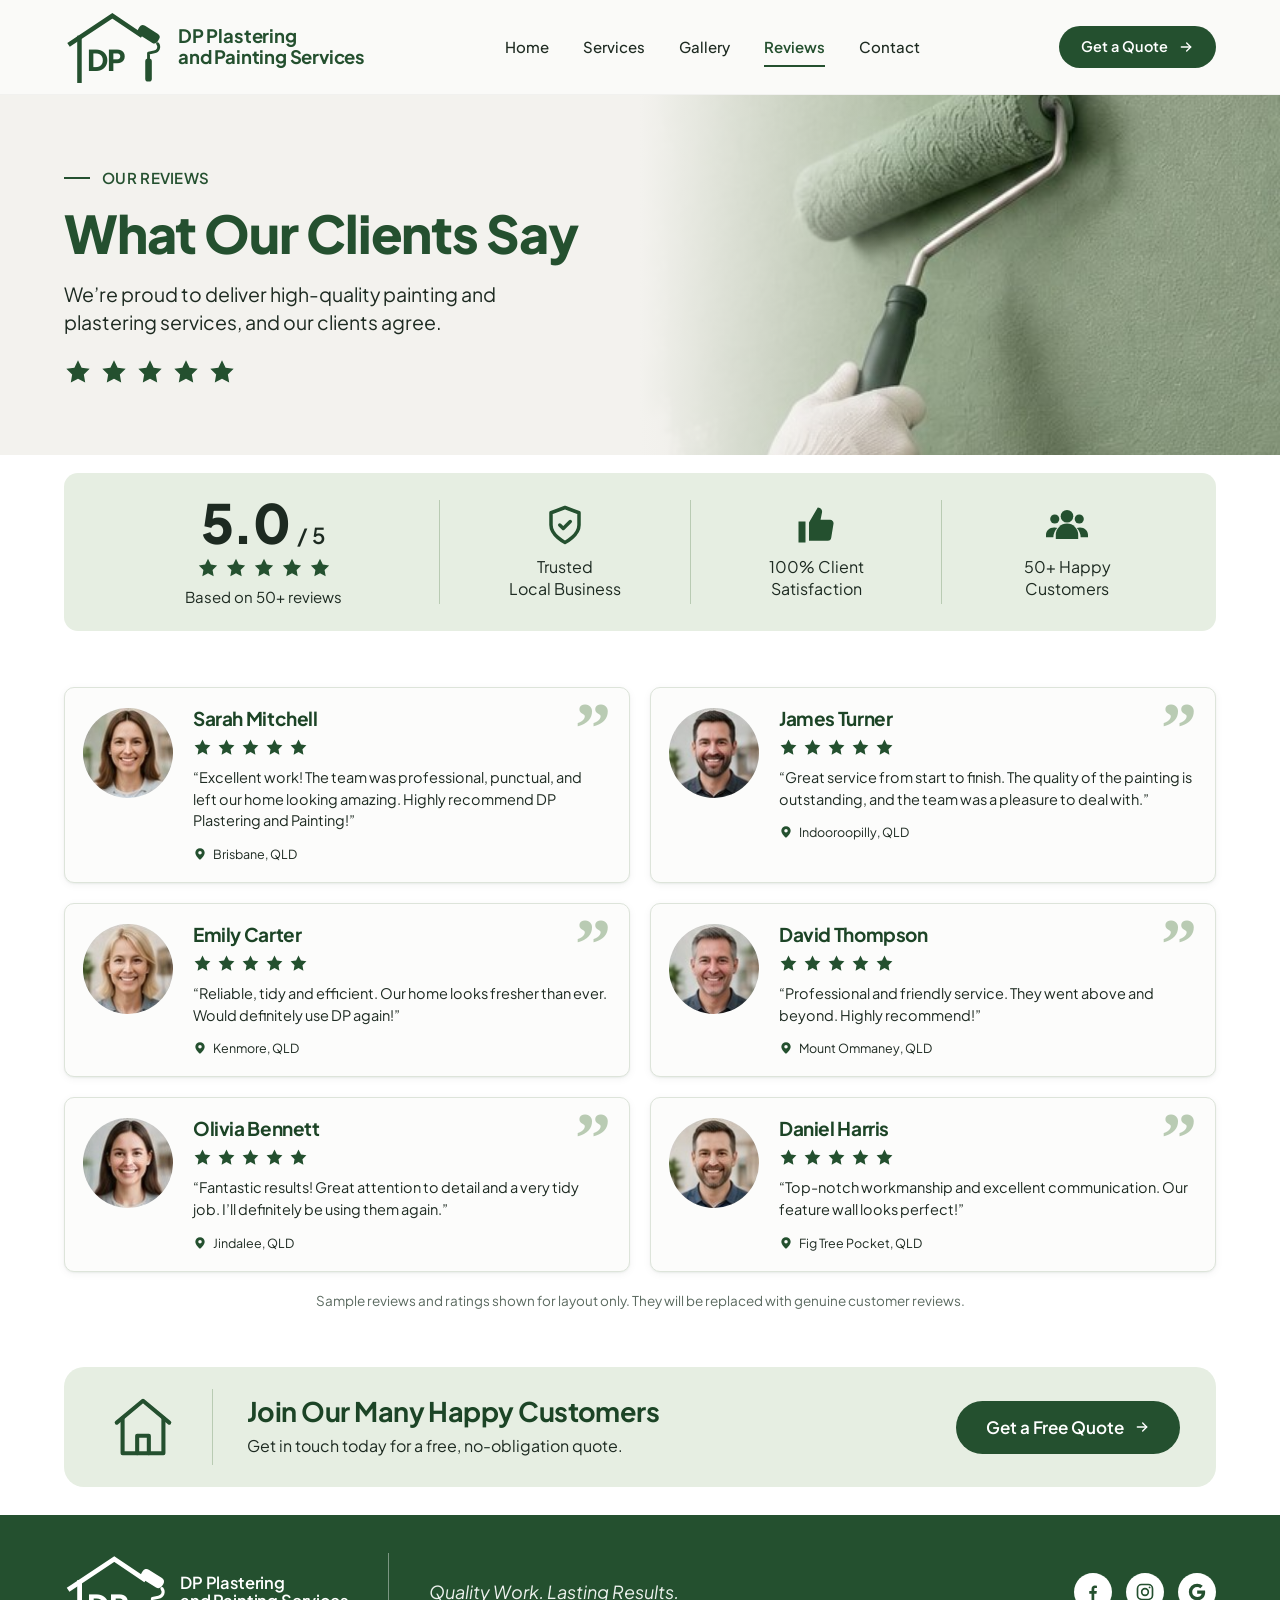
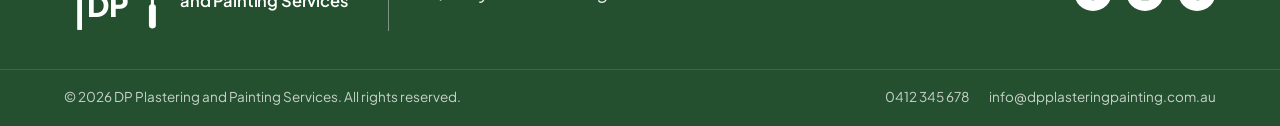
<file: dp-plastering-website/reviews.html>
<!doctype html>
<html lang="en-AU">
<head>
<meta charset="utf-8">
<meta name="viewport" content="width=device-width, initial-scale=1">
<title>Reviews | DP Plastering and Painting Services</title>
<meta name="description" content="Read what our clients say about DP Plastering and Painting Services — rated 5.0 from 50+ reviews.">
<meta name="theme-color" content="#24502f">
<link rel="icon" href="images/favicon.svg" type="image/svg+xml">
<link rel="preconnect" href="https://fonts.googleapis.com">
<link rel="preconnect" href="https://fonts.gstatic.com" crossorigin>
<link href="https://fonts.googleapis.com/css2?family=Dancing+Script:wght@600&family=Plus+Jakarta+Sans:ital,wght@0,400;0,500;0,600;0,700;0,800;1,400;1,500&display=swap" rel="stylesheet">
<link rel="stylesheet" href="css/styles.css">
</head>
<body>
<a class="skip-link" href="#main">Skip to content</a>
<header class="site-header">
  <div class="container header-inner">
    <a class="brand" href="index.html" aria-label="DP Plastering and Painting Services — home">
      <svg class="brand-mark" viewBox="0 0 120 90" aria-hidden="true" focusable="false">
  <g fill="none" stroke="currentColor" stroke-width="5.5" stroke-linecap="square" stroke-linejoin="miter">
    <path d="M7 41 58 7 92 30"/><path d="M18 34v52"/>
  </g>
  <text x="27" y="74" fill="currentColor" font-family="Plus Jakarta Sans, Arial, sans-serif" font-size="35" font-weight="800" letter-spacing="-1">DP</text>
  <rect x="88" y="23" width="28" height="13" rx="5" fill="currentColor" transform="rotate(32 102 29.5)"/>
  <path d="M113 41c3 4 1 9-4 10l-7 1.5V61" fill="none" stroke="currentColor" stroke-width="3.5" stroke-linecap="round" stroke-linejoin="round"/>
  <rect x="98" y="59" width="8" height="28" rx="3.5" fill="currentColor"/>
</svg>
      <span class="brand-name">DP Plastering<br>and Painting Services</span>
    </a>
    <nav class="main-nav" id="main-nav" aria-label="Main">
      <ul>
        <li><a href="index.html">Home</a></li>
        <li><a href="services.html">Services</a></li>
        <li><a href="gallery.html">Gallery</a></li>
        <li><a href="reviews.html" aria-current="page">Reviews</a></li>
        <li><a href="contact.html">Contact</a></li>
      </ul>
      <div class="mobile-only">
        <a class="btn btn-primary btn-block" href="contact.html#quote">Get a Free Quote <svg class="icon arrow" viewBox="0 0 24 24" fill="none" stroke="currentColor" stroke-width="2" stroke-linecap="round" stroke-linejoin="round" aria-hidden="true" focusable="false"><path d="M5 12h14"/><path d="m13 6 6 6-6 6"/></svg></a>
        <a class="btn btn-outline btn-block" style="margin-top:10px" href="tel:+61412345678"><svg class="icon" viewBox="0 0 24 24" fill="none" stroke="currentColor" stroke-width="2" stroke-linecap="round" stroke-linejoin="round" aria-hidden="true" focusable="false"><path fill="currentColor" stroke="none" d="M6.6 10.8a15.2 15.2 0 0 0 6.6 6.6l2.2-2.2a1 1 0 0 1 1-.25 11.4 11.4 0 0 0 3.6.57 1 1 0 0 1 1 1V20a1 1 0 0 1-1 1A17 17 0 0 1 3 4a1 1 0 0 1 1-1h3.5a1 1 0 0 1 1 1c0 1.25.2 2.45.57 3.57a1 1 0 0 1-.25 1z"/></svg> Call 0412 345 678</a>
      </div>
    </nav>
    <a class="btn btn-primary header-cta" href="contact.html#quote">Get a Quote <svg class="icon arrow" viewBox="0 0 24 24" fill="none" stroke="currentColor" stroke-width="2" stroke-linecap="round" stroke-linejoin="round" aria-hidden="true" focusable="false"><path d="M5 12h14"/><path d="m13 6 6 6-6 6"/></svg></a>
    <button class="nav-toggle" type="button" aria-controls="main-nav" aria-expanded="false" aria-label="Open menu">
      <svg class="icon i-menu" viewBox="0 0 24 24" fill="none" stroke="currentColor" stroke-width="2" stroke-linecap="round" stroke-linejoin="round" aria-hidden="true" focusable="false"><path d="M4 6h16M4 12h16M4 18h16"/></svg><svg style="display:none" class="icon i-close" viewBox="0 0 24 24" fill="none" stroke="currentColor" stroke-width="2" stroke-linecap="round" stroke-linejoin="round" aria-hidden="true" focusable="false"><path d="M18 6 6 18M6 6l12 12"/></svg>
    </button>
  </div>
</header>
<main id="main">
<section class="hero ">
  <div class="hero-media"><img src="images/hero-reviews.jpg" alt="Painter rolling sage green paint onto a wall" width="464" height="356" fetchpriority="high"></div>
  <div class="container hero-inner">
    <div class="hero-content">
      <p class="eyebrow">Our reviews</p>
      <h1>What Our Clients Say</h1>
      <p class="lead">We&rsquo;re proud to deliver high-quality painting and plastering services, and our clients agree.</p>
      <div class="hero-stars" role="img" aria-label="5 star rating"><svg class="icon" viewBox="0 0 24 24" fill="none" stroke="currentColor" stroke-width="2" stroke-linecap="round" stroke-linejoin="round" aria-hidden="true" focusable="false"><path fill="currentColor" stroke="none" d="M12 2l3.09 6.26L22 9.27l-5 4.87 1.18 6.88L12 17.77l-6.18 3.25L7 14.14 2 9.27l6.91-1.01z"/></svg><svg class="icon" viewBox="0 0 24 24" fill="none" stroke="currentColor" stroke-width="2" stroke-linecap="round" stroke-linejoin="round" aria-hidden="true" focusable="false"><path fill="currentColor" stroke="none" d="M12 2l3.09 6.26L22 9.27l-5 4.87 1.18 6.88L12 17.77l-6.18 3.25L7 14.14 2 9.27l6.91-1.01z"/></svg><svg class="icon" viewBox="0 0 24 24" fill="none" stroke="currentColor" stroke-width="2" stroke-linecap="round" stroke-linejoin="round" aria-hidden="true" focusable="false"><path fill="currentColor" stroke="none" d="M12 2l3.09 6.26L22 9.27l-5 4.87 1.18 6.88L12 17.77l-6.18 3.25L7 14.14 2 9.27l6.91-1.01z"/></svg><svg class="icon" viewBox="0 0 24 24" fill="none" stroke="currentColor" stroke-width="2" stroke-linecap="round" stroke-linejoin="round" aria-hidden="true" focusable="false"><path fill="currentColor" stroke="none" d="M12 2l3.09 6.26L22 9.27l-5 4.87 1.18 6.88L12 17.77l-6.18 3.25L7 14.14 2 9.27l6.91-1.01z"/></svg><svg class="icon" viewBox="0 0 24 24" fill="none" stroke="currentColor" stroke-width="2" stroke-linecap="round" stroke-linejoin="round" aria-hidden="true" focusable="false"><path fill="currentColor" stroke="none" d="M12 2l3.09 6.26L22 9.27l-5 4.87 1.18 6.88L12 17.77l-6.18 3.25L7 14.14 2 9.27l6.91-1.01z"/></svg></div>
    </div>
  </div>
</section>
<section class="section-tight" style="padding-top:18px"><div class="container"><div class="stats-bar reveal">
  <div class="stat-rating">
    <div class="score">5.0 <small>/ 5</small></div>
    <div class="stars" role="img" aria-label="Rated 5 out of 5"><svg class="icon" viewBox="0 0 24 24" fill="none" stroke="currentColor" stroke-width="2" stroke-linecap="round" stroke-linejoin="round" aria-hidden="true" focusable="false"><path fill="currentColor" stroke="none" d="M12 2l3.09 6.26L22 9.27l-5 4.87 1.18 6.88L12 17.77l-6.18 3.25L7 14.14 2 9.27l6.91-1.01z"/></svg><svg class="icon" viewBox="0 0 24 24" fill="none" stroke="currentColor" stroke-width="2" stroke-linecap="round" stroke-linejoin="round" aria-hidden="true" focusable="false"><path fill="currentColor" stroke="none" d="M12 2l3.09 6.26L22 9.27l-5 4.87 1.18 6.88L12 17.77l-6.18 3.25L7 14.14 2 9.27l6.91-1.01z"/></svg><svg class="icon" viewBox="0 0 24 24" fill="none" stroke="currentColor" stroke-width="2" stroke-linecap="round" stroke-linejoin="round" aria-hidden="true" focusable="false"><path fill="currentColor" stroke="none" d="M12 2l3.09 6.26L22 9.27l-5 4.87 1.18 6.88L12 17.77l-6.18 3.25L7 14.14 2 9.27l6.91-1.01z"/></svg><svg class="icon" viewBox="0 0 24 24" fill="none" stroke="currentColor" stroke-width="2" stroke-linecap="round" stroke-linejoin="round" aria-hidden="true" focusable="false"><path fill="currentColor" stroke="none" d="M12 2l3.09 6.26L22 9.27l-5 4.87 1.18 6.88L12 17.77l-6.18 3.25L7 14.14 2 9.27l6.91-1.01z"/></svg><svg class="icon" viewBox="0 0 24 24" fill="none" stroke="currentColor" stroke-width="2" stroke-linecap="round" stroke-linejoin="round" aria-hidden="true" focusable="false"><path fill="currentColor" stroke="none" d="M12 2l3.09 6.26L22 9.27l-5 4.87 1.18 6.88L12 17.77l-6.18 3.25L7 14.14 2 9.27l6.91-1.01z"/></svg></div>
    <span>Based on 50+ reviews</span>
  </div>
  <div class="stat"><svg class="icon" viewBox="0 0 24 24" fill="none" stroke="currentColor" stroke-width="2" stroke-linecap="round" stroke-linejoin="round" aria-hidden="true" focusable="false"><path d="M12 22s8-4 8-10V5l-8-3-8 3v7c0 6 8 10 8 10"/><path d="m9 12 2 2 4-4"/></svg><span>Trusted<br>Local Business</span></div>
  <div class="stat"><svg class="icon" viewBox="0 0 24 24" fill="none" stroke="currentColor" stroke-width="2" stroke-linecap="round" stroke-linejoin="round" aria-hidden="true" focusable="false"><path fill="currentColor" stroke="none" d="M2 10h4v12H2zM8 21V10.5L13 2c1.7 0 2.8 1.4 2.4 3L14.6 9H20a2 2 0 0 1 2 2.3l-1.3 8A2 2 0 0 1 18.7 21z"/></svg><span>100% Client<br>Satisfaction</span></div>
  <div class="stat"><svg class="icon" viewBox="0 0 24 24" fill="none" stroke="currentColor" stroke-width="2" stroke-linecap="round" stroke-linejoin="round" aria-hidden="true" focusable="false"><g fill="currentColor" stroke="none"><circle cx="12" cy="7" r="3.6"/><circle cx="5" cy="8.6" r="2.6"/><circle cx="19" cy="8.6" r="2.6"/><path d="M5.6 20v-2.4A6.4 6.4 0 0 1 18.4 17.6V20z"/><path d="M0 19v-1.4c0-2.3 1.9-4.2 4.6-4.2.8 0 1.3.1 1.8.3A8 8 0 0 0 4.2 19z"/><path d="M24 19v-1.4c0-2.3-1.9-4.2-4.6-4.2-.8 0-1.3.1-1.8.3a8 8 0 0 1 2.2 5.3z"/></g></svg><span>50+ Happy<br>Customers</span></div>
</div></div></section>
<section class="section-tight" aria-label="Client reviews">
  <div class="container">
    <div class="reviews-grid">
      <article class="review-card reveal">
  <img src="images/avatar-sarah.jpg" alt="" width="90" height="90" loading="lazy">
  <div>
    <h3>Sarah Mitchell</h3>
    <div class="stars" role="img" aria-label="Rated 5 out of 5"><svg class="icon" viewBox="0 0 24 24" fill="none" stroke="currentColor" stroke-width="2" stroke-linecap="round" stroke-linejoin="round" aria-hidden="true" focusable="false"><path fill="currentColor" stroke="none" d="M12 2l3.09 6.26L22 9.27l-5 4.87 1.18 6.88L12 17.77l-6.18 3.25L7 14.14 2 9.27l6.91-1.01z"/></svg><svg class="icon" viewBox="0 0 24 24" fill="none" stroke="currentColor" stroke-width="2" stroke-linecap="round" stroke-linejoin="round" aria-hidden="true" focusable="false"><path fill="currentColor" stroke="none" d="M12 2l3.09 6.26L22 9.27l-5 4.87 1.18 6.88L12 17.77l-6.18 3.25L7 14.14 2 9.27l6.91-1.01z"/></svg><svg class="icon" viewBox="0 0 24 24" fill="none" stroke="currentColor" stroke-width="2" stroke-linecap="round" stroke-linejoin="round" aria-hidden="true" focusable="false"><path fill="currentColor" stroke="none" d="M12 2l3.09 6.26L22 9.27l-5 4.87 1.18 6.88L12 17.77l-6.18 3.25L7 14.14 2 9.27l6.91-1.01z"/></svg><svg class="icon" viewBox="0 0 24 24" fill="none" stroke="currentColor" stroke-width="2" stroke-linecap="round" stroke-linejoin="round" aria-hidden="true" focusable="false"><path fill="currentColor" stroke="none" d="M12 2l3.09 6.26L22 9.27l-5 4.87 1.18 6.88L12 17.77l-6.18 3.25L7 14.14 2 9.27l6.91-1.01z"/></svg><svg class="icon" viewBox="0 0 24 24" fill="none" stroke="currentColor" stroke-width="2" stroke-linecap="round" stroke-linejoin="round" aria-hidden="true" focusable="false"><path fill="currentColor" stroke="none" d="M12 2l3.09 6.26L22 9.27l-5 4.87 1.18 6.88L12 17.77l-6.18 3.25L7 14.14 2 9.27l6.91-1.01z"/></svg></div>
    <blockquote><p>&ldquo;Excellent work! The team was professional, punctual, and left our home looking amazing. Highly recommend DP Plastering and Painting!&rdquo;</p></blockquote>
    <p class="location"><svg class="icon" viewBox="0 0 24 24" fill="none" stroke="currentColor" stroke-width="2" stroke-linecap="round" stroke-linejoin="round" aria-hidden="true" focusable="false"><path fill="currentColor" stroke="none" d="M12 2a8 8 0 0 0-8 8c0 6 8 12 8 12s8-6 8-12a8 8 0 0 0-8-8zm0 11a3 3 0 1 1 0-6 3 3 0 0 1 0 6z"/></svg>Brisbane, QLD</p>
  </div>
  <span class="quote-mark" aria-hidden="true">&rdquo;</span>
</article><article class="review-card reveal">
  <img src="images/avatar-james.jpg" alt="" width="90" height="90" loading="lazy">
  <div>
    <h3>James Turner</h3>
    <div class="stars" role="img" aria-label="Rated 5 out of 5"><svg class="icon" viewBox="0 0 24 24" fill="none" stroke="currentColor" stroke-width="2" stroke-linecap="round" stroke-linejoin="round" aria-hidden="true" focusable="false"><path fill="currentColor" stroke="none" d="M12 2l3.09 6.26L22 9.27l-5 4.87 1.18 6.88L12 17.77l-6.18 3.25L7 14.14 2 9.27l6.91-1.01z"/></svg><svg class="icon" viewBox="0 0 24 24" fill="none" stroke="currentColor" stroke-width="2" stroke-linecap="round" stroke-linejoin="round" aria-hidden="true" focusable="false"><path fill="currentColor" stroke="none" d="M12 2l3.09 6.26L22 9.27l-5 4.87 1.18 6.88L12 17.77l-6.18 3.25L7 14.14 2 9.27l6.91-1.01z"/></svg><svg class="icon" viewBox="0 0 24 24" fill="none" stroke="currentColor" stroke-width="2" stroke-linecap="round" stroke-linejoin="round" aria-hidden="true" focusable="false"><path fill="currentColor" stroke="none" d="M12 2l3.09 6.26L22 9.27l-5 4.87 1.18 6.88L12 17.77l-6.18 3.25L7 14.14 2 9.27l6.91-1.01z"/></svg><svg class="icon" viewBox="0 0 24 24" fill="none" stroke="currentColor" stroke-width="2" stroke-linecap="round" stroke-linejoin="round" aria-hidden="true" focusable="false"><path fill="currentColor" stroke="none" d="M12 2l3.09 6.26L22 9.27l-5 4.87 1.18 6.88L12 17.77l-6.18 3.25L7 14.14 2 9.27l6.91-1.01z"/></svg><svg class="icon" viewBox="0 0 24 24" fill="none" stroke="currentColor" stroke-width="2" stroke-linecap="round" stroke-linejoin="round" aria-hidden="true" focusable="false"><path fill="currentColor" stroke="none" d="M12 2l3.09 6.26L22 9.27l-5 4.87 1.18 6.88L12 17.77l-6.18 3.25L7 14.14 2 9.27l6.91-1.01z"/></svg></div>
    <blockquote><p>&ldquo;Great service from start to finish. The quality of the painting is outstanding, and the team was a pleasure to deal with.&rdquo;</p></blockquote>
    <p class="location"><svg class="icon" viewBox="0 0 24 24" fill="none" stroke="currentColor" stroke-width="2" stroke-linecap="round" stroke-linejoin="round" aria-hidden="true" focusable="false"><path fill="currentColor" stroke="none" d="M12 2a8 8 0 0 0-8 8c0 6 8 12 8 12s8-6 8-12a8 8 0 0 0-8-8zm0 11a3 3 0 1 1 0-6 3 3 0 0 1 0 6z"/></svg>Indooroopilly, QLD</p>
  </div>
  <span class="quote-mark" aria-hidden="true">&rdquo;</span>
</article><article class="review-card reveal">
  <img src="images/avatar-emily.jpg" alt="" width="90" height="90" loading="lazy">
  <div>
    <h3>Emily Carter</h3>
    <div class="stars" role="img" aria-label="Rated 5 out of 5"><svg class="icon" viewBox="0 0 24 24" fill="none" stroke="currentColor" stroke-width="2" stroke-linecap="round" stroke-linejoin="round" aria-hidden="true" focusable="false"><path fill="currentColor" stroke="none" d="M12 2l3.09 6.26L22 9.27l-5 4.87 1.18 6.88L12 17.77l-6.18 3.25L7 14.14 2 9.27l6.91-1.01z"/></svg><svg class="icon" viewBox="0 0 24 24" fill="none" stroke="currentColor" stroke-width="2" stroke-linecap="round" stroke-linejoin="round" aria-hidden="true" focusable="false"><path fill="currentColor" stroke="none" d="M12 2l3.09 6.26L22 9.27l-5 4.87 1.18 6.88L12 17.77l-6.18 3.25L7 14.14 2 9.27l6.91-1.01z"/></svg><svg class="icon" viewBox="0 0 24 24" fill="none" stroke="currentColor" stroke-width="2" stroke-linecap="round" stroke-linejoin="round" aria-hidden="true" focusable="false"><path fill="currentColor" stroke="none" d="M12 2l3.09 6.26L22 9.27l-5 4.87 1.18 6.88L12 17.77l-6.18 3.25L7 14.14 2 9.27l6.91-1.01z"/></svg><svg class="icon" viewBox="0 0 24 24" fill="none" stroke="currentColor" stroke-width="2" stroke-linecap="round" stroke-linejoin="round" aria-hidden="true" focusable="false"><path fill="currentColor" stroke="none" d="M12 2l3.09 6.26L22 9.27l-5 4.87 1.18 6.88L12 17.77l-6.18 3.25L7 14.14 2 9.27l6.91-1.01z"/></svg><svg class="icon" viewBox="0 0 24 24" fill="none" stroke="currentColor" stroke-width="2" stroke-linecap="round" stroke-linejoin="round" aria-hidden="true" focusable="false"><path fill="currentColor" stroke="none" d="M12 2l3.09 6.26L22 9.27l-5 4.87 1.18 6.88L12 17.77l-6.18 3.25L7 14.14 2 9.27l6.91-1.01z"/></svg></div>
    <blockquote><p>&ldquo;Reliable, tidy and efficient. Our home looks fresher than ever. Would definitely use DP again!&rdquo;</p></blockquote>
    <p class="location"><svg class="icon" viewBox="0 0 24 24" fill="none" stroke="currentColor" stroke-width="2" stroke-linecap="round" stroke-linejoin="round" aria-hidden="true" focusable="false"><path fill="currentColor" stroke="none" d="M12 2a8 8 0 0 0-8 8c0 6 8 12 8 12s8-6 8-12a8 8 0 0 0-8-8zm0 11a3 3 0 1 1 0-6 3 3 0 0 1 0 6z"/></svg>Kenmore, QLD</p>
  </div>
  <span class="quote-mark" aria-hidden="true">&rdquo;</span>
</article><article class="review-card reveal">
  <img src="images/avatar-david.jpg" alt="" width="90" height="90" loading="lazy">
  <div>
    <h3>David Thompson</h3>
    <div class="stars" role="img" aria-label="Rated 5 out of 5"><svg class="icon" viewBox="0 0 24 24" fill="none" stroke="currentColor" stroke-width="2" stroke-linecap="round" stroke-linejoin="round" aria-hidden="true" focusable="false"><path fill="currentColor" stroke="none" d="M12 2l3.09 6.26L22 9.27l-5 4.87 1.18 6.88L12 17.77l-6.18 3.25L7 14.14 2 9.27l6.91-1.01z"/></svg><svg class="icon" viewBox="0 0 24 24" fill="none" stroke="currentColor" stroke-width="2" stroke-linecap="round" stroke-linejoin="round" aria-hidden="true" focusable="false"><path fill="currentColor" stroke="none" d="M12 2l3.09 6.26L22 9.27l-5 4.87 1.18 6.88L12 17.77l-6.18 3.25L7 14.14 2 9.27l6.91-1.01z"/></svg><svg class="icon" viewBox="0 0 24 24" fill="none" stroke="currentColor" stroke-width="2" stroke-linecap="round" stroke-linejoin="round" aria-hidden="true" focusable="false"><path fill="currentColor" stroke="none" d="M12 2l3.09 6.26L22 9.27l-5 4.87 1.18 6.88L12 17.77l-6.18 3.25L7 14.14 2 9.27l6.91-1.01z"/></svg><svg class="icon" viewBox="0 0 24 24" fill="none" stroke="currentColor" stroke-width="2" stroke-linecap="round" stroke-linejoin="round" aria-hidden="true" focusable="false"><path fill="currentColor" stroke="none" d="M12 2l3.09 6.26L22 9.27l-5 4.87 1.18 6.88L12 17.77l-6.18 3.25L7 14.14 2 9.27l6.91-1.01z"/></svg><svg class="icon" viewBox="0 0 24 24" fill="none" stroke="currentColor" stroke-width="2" stroke-linecap="round" stroke-linejoin="round" aria-hidden="true" focusable="false"><path fill="currentColor" stroke="none" d="M12 2l3.09 6.26L22 9.27l-5 4.87 1.18 6.88L12 17.77l-6.18 3.25L7 14.14 2 9.27l6.91-1.01z"/></svg></div>
    <blockquote><p>&ldquo;Professional and friendly service. They went above and beyond. Highly recommend!&rdquo;</p></blockquote>
    <p class="location"><svg class="icon" viewBox="0 0 24 24" fill="none" stroke="currentColor" stroke-width="2" stroke-linecap="round" stroke-linejoin="round" aria-hidden="true" focusable="false"><path fill="currentColor" stroke="none" d="M12 2a8 8 0 0 0-8 8c0 6 8 12 8 12s8-6 8-12a8 8 0 0 0-8-8zm0 11a3 3 0 1 1 0-6 3 3 0 0 1 0 6z"/></svg>Mount Ommaney, QLD</p>
  </div>
  <span class="quote-mark" aria-hidden="true">&rdquo;</span>
</article><article class="review-card reveal">
  <img src="images/avatar-olivia.jpg" alt="" width="90" height="90" loading="lazy">
  <div>
    <h3>Olivia Bennett</h3>
    <div class="stars" role="img" aria-label="Rated 5 out of 5"><svg class="icon" viewBox="0 0 24 24" fill="none" stroke="currentColor" stroke-width="2" stroke-linecap="round" stroke-linejoin="round" aria-hidden="true" focusable="false"><path fill="currentColor" stroke="none" d="M12 2l3.09 6.26L22 9.27l-5 4.87 1.18 6.88L12 17.77l-6.18 3.25L7 14.14 2 9.27l6.91-1.01z"/></svg><svg class="icon" viewBox="0 0 24 24" fill="none" stroke="currentColor" stroke-width="2" stroke-linecap="round" stroke-linejoin="round" aria-hidden="true" focusable="false"><path fill="currentColor" stroke="none" d="M12 2l3.09 6.26L22 9.27l-5 4.87 1.18 6.88L12 17.77l-6.18 3.25L7 14.14 2 9.27l6.91-1.01z"/></svg><svg class="icon" viewBox="0 0 24 24" fill="none" stroke="currentColor" stroke-width="2" stroke-linecap="round" stroke-linejoin="round" aria-hidden="true" focusable="false"><path fill="currentColor" stroke="none" d="M12 2l3.09 6.26L22 9.27l-5 4.87 1.18 6.88L12 17.77l-6.18 3.25L7 14.14 2 9.27l6.91-1.01z"/></svg><svg class="icon" viewBox="0 0 24 24" fill="none" stroke="currentColor" stroke-width="2" stroke-linecap="round" stroke-linejoin="round" aria-hidden="true" focusable="false"><path fill="currentColor" stroke="none" d="M12 2l3.09 6.26L22 9.27l-5 4.87 1.18 6.88L12 17.77l-6.18 3.25L7 14.14 2 9.27l6.91-1.01z"/></svg><svg class="icon" viewBox="0 0 24 24" fill="none" stroke="currentColor" stroke-width="2" stroke-linecap="round" stroke-linejoin="round" aria-hidden="true" focusable="false"><path fill="currentColor" stroke="none" d="M12 2l3.09 6.26L22 9.27l-5 4.87 1.18 6.88L12 17.77l-6.18 3.25L7 14.14 2 9.27l6.91-1.01z"/></svg></div>
    <blockquote><p>&ldquo;Fantastic results! Great attention to detail and a very tidy job. I&rsquo;ll definitely be using them again.&rdquo;</p></blockquote>
    <p class="location"><svg class="icon" viewBox="0 0 24 24" fill="none" stroke="currentColor" stroke-width="2" stroke-linecap="round" stroke-linejoin="round" aria-hidden="true" focusable="false"><path fill="currentColor" stroke="none" d="M12 2a8 8 0 0 0-8 8c0 6 8 12 8 12s8-6 8-12a8 8 0 0 0-8-8zm0 11a3 3 0 1 1 0-6 3 3 0 0 1 0 6z"/></svg>Jindalee, QLD</p>
  </div>
  <span class="quote-mark" aria-hidden="true">&rdquo;</span>
</article><article class="review-card reveal">
  <img src="images/avatar-daniel.jpg" alt="" width="90" height="90" loading="lazy">
  <div>
    <h3>Daniel Harris</h3>
    <div class="stars" role="img" aria-label="Rated 5 out of 5"><svg class="icon" viewBox="0 0 24 24" fill="none" stroke="currentColor" stroke-width="2" stroke-linecap="round" stroke-linejoin="round" aria-hidden="true" focusable="false"><path fill="currentColor" stroke="none" d="M12 2l3.09 6.26L22 9.27l-5 4.87 1.18 6.88L12 17.77l-6.18 3.25L7 14.14 2 9.27l6.91-1.01z"/></svg><svg class="icon" viewBox="0 0 24 24" fill="none" stroke="currentColor" stroke-width="2" stroke-linecap="round" stroke-linejoin="round" aria-hidden="true" focusable="false"><path fill="currentColor" stroke="none" d="M12 2l3.09 6.26L22 9.27l-5 4.87 1.18 6.88L12 17.77l-6.18 3.25L7 14.14 2 9.27l6.91-1.01z"/></svg><svg class="icon" viewBox="0 0 24 24" fill="none" stroke="currentColor" stroke-width="2" stroke-linecap="round" stroke-linejoin="round" aria-hidden="true" focusable="false"><path fill="currentColor" stroke="none" d="M12 2l3.09 6.26L22 9.27l-5 4.87 1.18 6.88L12 17.77l-6.18 3.25L7 14.14 2 9.27l6.91-1.01z"/></svg><svg class="icon" viewBox="0 0 24 24" fill="none" stroke="currentColor" stroke-width="2" stroke-linecap="round" stroke-linejoin="round" aria-hidden="true" focusable="false"><path fill="currentColor" stroke="none" d="M12 2l3.09 6.26L22 9.27l-5 4.87 1.18 6.88L12 17.77l-6.18 3.25L7 14.14 2 9.27l6.91-1.01z"/></svg><svg class="icon" viewBox="0 0 24 24" fill="none" stroke="currentColor" stroke-width="2" stroke-linecap="round" stroke-linejoin="round" aria-hidden="true" focusable="false"><path fill="currentColor" stroke="none" d="M12 2l3.09 6.26L22 9.27l-5 4.87 1.18 6.88L12 17.77l-6.18 3.25L7 14.14 2 9.27l6.91-1.01z"/></svg></div>
    <blockquote><p>&ldquo;Top-notch workmanship and excellent communication. Our feature wall looks perfect!&rdquo;</p></blockquote>
    <p class="location"><svg class="icon" viewBox="0 0 24 24" fill="none" stroke="currentColor" stroke-width="2" stroke-linecap="round" stroke-linejoin="round" aria-hidden="true" focusable="false"><path fill="currentColor" stroke="none" d="M12 2a8 8 0 0 0-8 8c0 6 8 12 8 12s8-6 8-12a8 8 0 0 0-8-8zm0 11a3 3 0 1 1 0-6 3 3 0 0 1 0 6z"/></svg>Fig Tree Pocket, QLD</p>
  </div>
  <span class="quote-mark" aria-hidden="true">&rdquo;</span>
</article>
    </div>
<p class="sample-note" style="margin-top:18px;text-align:center;font-size:13.5px;color:#5b6a60">Sample reviews and ratings shown for layout only. They will be replaced with genuine customer reviews.</p>
  </div>
</section>
<section class="section-tight" style="padding-bottom:4px"><div class="container"><div class="cta-banner  reveal">
  <div class="cta-icon"><svg class="icon" viewBox="0 0 24 24" fill="none" stroke="currentColor" stroke-width="2" stroke-linecap="round" stroke-linejoin="round" aria-hidden="true" focusable="false"><path d="M3 10.5 12 3l9 7.5"/><path d="M5 9v12h14V9"/><path d="M10 21v-6h4v6"/></svg></div>
  <div class="cta-text">
    <h2>Join Our Many Happy Customers</h2>
    <p>Get in touch today for a free, no-obligation quote.</p>
  </div>
  <a class="btn btn-primary btn-lg" href="contact.html#quote">Get a Free Quote <svg class="icon arrow" viewBox="0 0 24 24" fill="none" stroke="currentColor" stroke-width="2" stroke-linecap="round" stroke-linejoin="round" aria-hidden="true" focusable="false"><path d="M5 12h14"/><path d="m13 6 6 6-6 6"/></svg></a>
</div></div></section>

</main>
<footer class="site-footer">
  <div class="container footer-inner">
    <a class="brand footer-brand" href="index.html" aria-label="DP Plastering and Painting Services — home">
      <svg class="brand-mark" viewBox="0 0 120 90" aria-hidden="true" focusable="false">
  <g fill="none" stroke="currentColor" stroke-width="5.5" stroke-linecap="square" stroke-linejoin="miter">
    <path d="M7 41 58 7 92 30"/><path d="M18 34v52"/>
  </g>
  <text x="27" y="74" fill="currentColor" font-family="Plus Jakarta Sans, Arial, sans-serif" font-size="35" font-weight="800" letter-spacing="-1">DP</text>
  <rect x="88" y="23" width="28" height="13" rx="5" fill="currentColor" transform="rotate(32 102 29.5)"/>
  <path d="M113 41c3 4 1 9-4 10l-7 1.5V61" fill="none" stroke="currentColor" stroke-width="3.5" stroke-linecap="round" stroke-linejoin="round"/>
  <rect x="98" y="59" width="8" height="28" rx="3.5" fill="currentColor"/>
</svg>
      <span class="brand-name">DP Plastering<br>and Painting Services</span>
    </a>
    <p class="footer-tagline">Quality Work. Lasting Results.</p>
    <div class="socials">
      <a href="https://www.facebook.com/" target="_blank" rel="noopener" aria-label="Facebook"><svg class="icon" viewBox="0 0 24 24" fill="none" stroke="currentColor" stroke-width="2" stroke-linecap="round" stroke-linejoin="round" aria-hidden="true" focusable="false"><path fill="currentColor" stroke="none" d="M13.5 22v-8h2.7l.4-3.2h-3.1V8.8c0-.9.26-1.55 1.57-1.55h1.67V4.4a22 22 0 0 0-2.43-.13c-2.4 0-4.05 1.47-4.05 4.17v2.34H7.5V14h2.76v8z"/></svg></a>
      <a href="https://www.instagram.com/" target="_blank" rel="noopener" aria-label="Instagram"><svg class="icon" viewBox="0 0 24 24" fill="none" stroke="currentColor" stroke-width="2" stroke-linecap="round" stroke-linejoin="round" aria-hidden="true" focusable="false"><rect x="3" y="3" width="18" height="18" rx="5"/><circle cx="12" cy="12" r="4"/><circle cx="17.5" cy="6.5" r="1.1" fill="currentColor" stroke="none"/></svg></a>
      <a href="https://www.google.com/search?q=DP+Plastering+and+Painting+Services" target="_blank" rel="noopener" aria-label="Google reviews"><svg class="icon" viewBox="0 0 24 24" fill="none" stroke="currentColor" stroke-width="2" stroke-linecap="round" stroke-linejoin="round" aria-hidden="true" focusable="false"><path fill="currentColor" stroke="none" d="M21.6 10.2h-9.4v3.9h5.4c-.5 2.4-2.6 3.9-5.4 3.9a6 6 0 0 1 0-12c1.5 0 2.8.5 3.8 1.4l2.9-2.9A10 10 0 0 0 12.2 2a10 10 0 1 0 0 20c5.8 0 9.6-4.1 9.6-9.8 0-.7-.1-1.3-.2-2z"/></svg></a>
    </div>
  </div>
  <div class="footer-bottom">
    <div class="container">
      <span>&copy; <span id="year">2026</span> DP Plastering and Painting Services. All rights reserved.</span>
      <span class="footer-links"><a href="tel:+61412345678">0412 345 678</a><a href="mailto:info@dpplasteringpainting.com.au">info@dpplasteringpainting.com.au</a></span>
    </div>
  </div>
</footer>
<script src="js/main.js" defer></script>
</body>
</html>
</file>
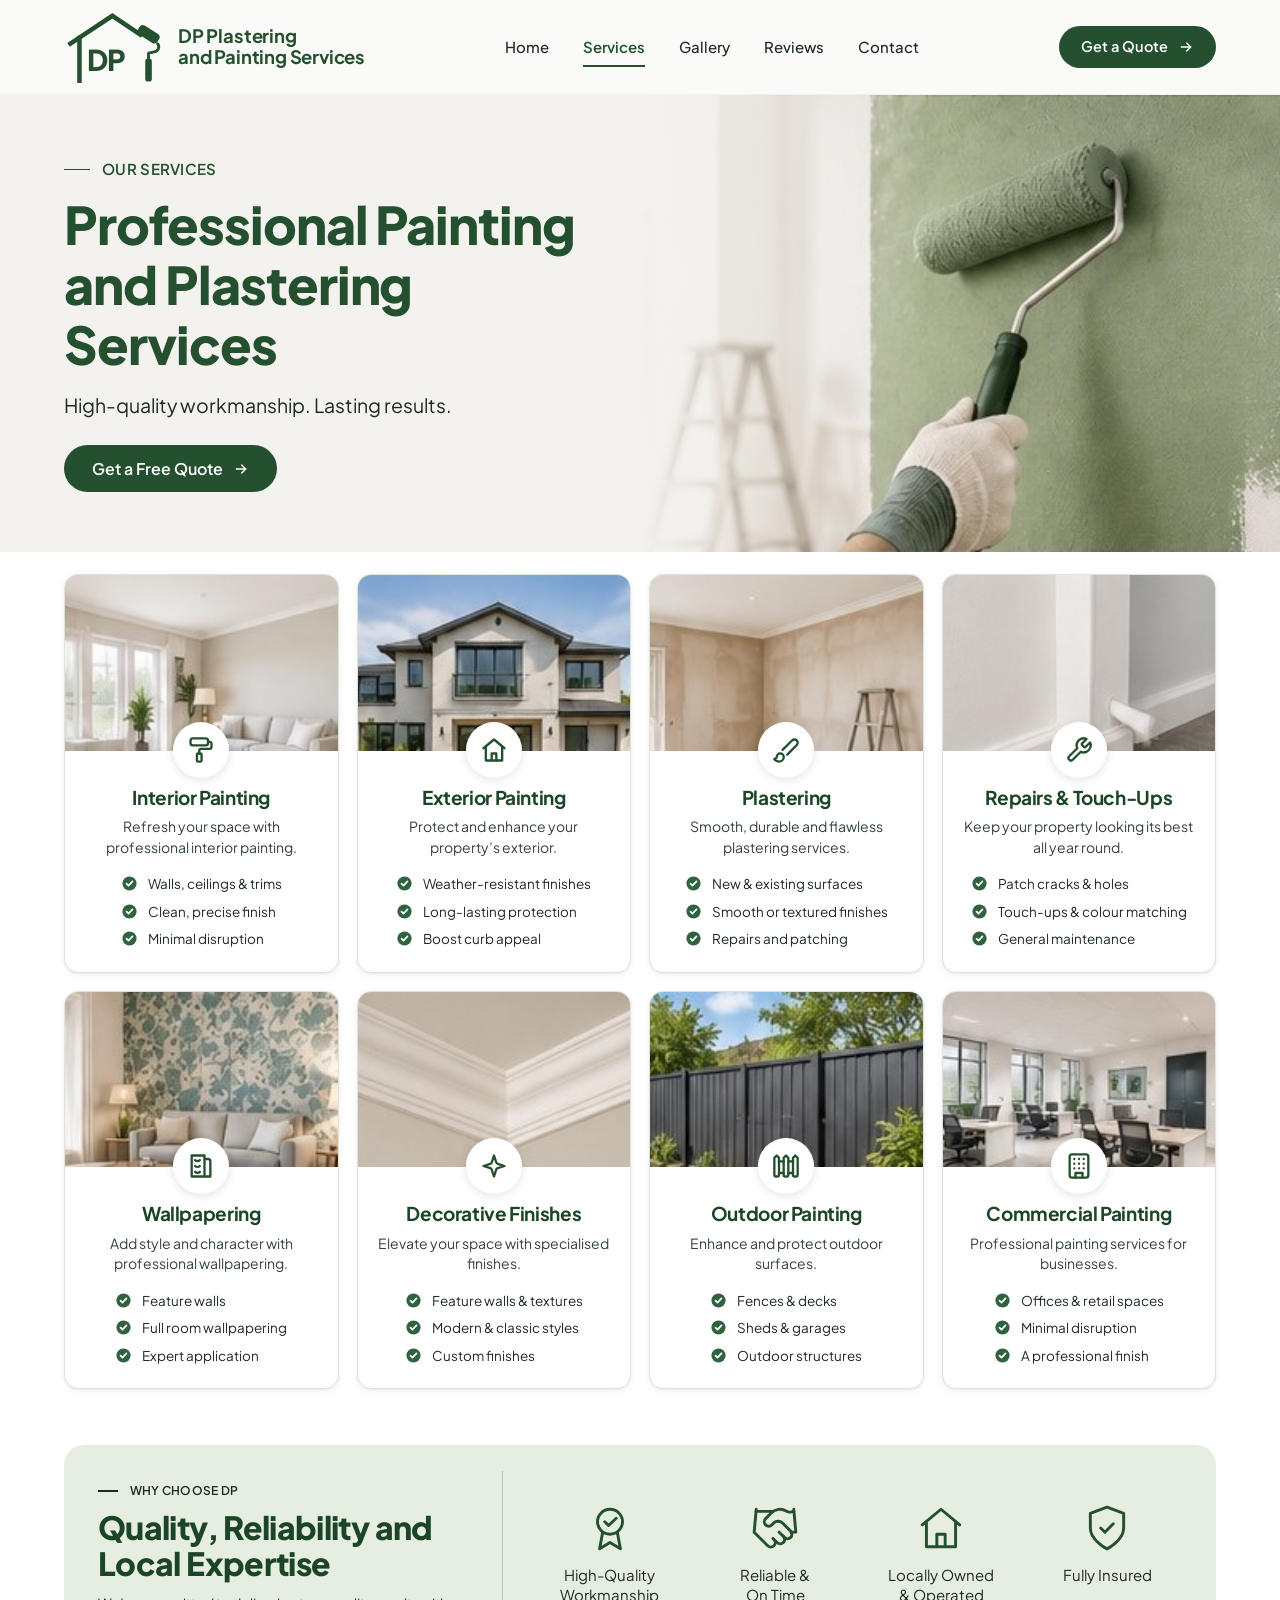
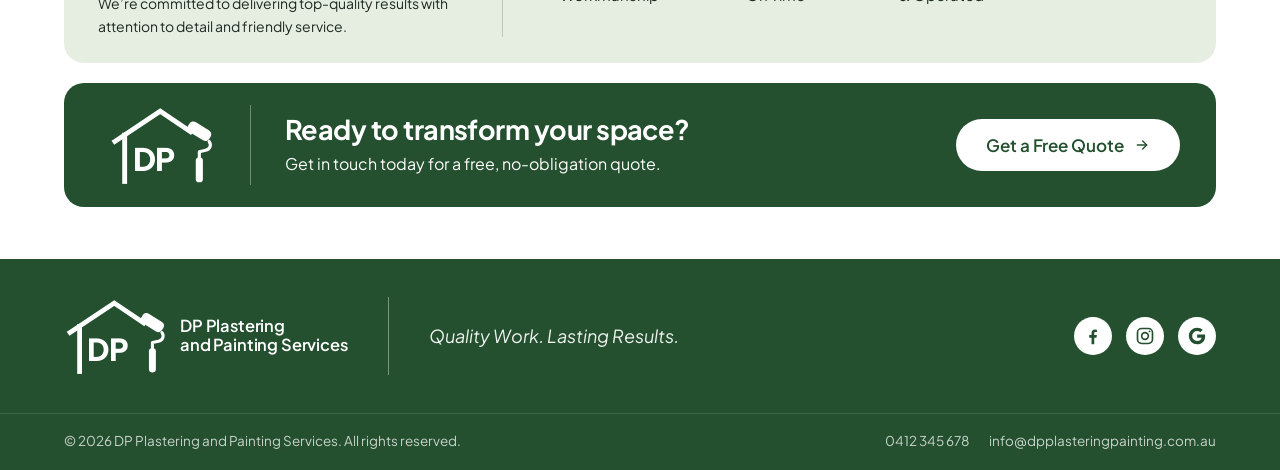
<file: dp-plastering-website/services.html>
<!doctype html>
<html lang="en-AU">
<head>
<meta charset="utf-8">
<meta name="viewport" content="width=device-width, initial-scale=1">
<title>Services | DP Plastering and Painting Services</title>
<meta name="description" content="Interior and exterior painting, plastering, repairs and touch-ups, wallpapering, decorative finishes, outdoor and commercial painting.">
<meta name="theme-color" content="#24502f">
<link rel="icon" href="images/favicon.svg" type="image/svg+xml">
<link rel="preconnect" href="https://fonts.googleapis.com">
<link rel="preconnect" href="https://fonts.gstatic.com" crossorigin>
<link href="https://fonts.googleapis.com/css2?family=Dancing+Script:wght@600&family=Plus+Jakarta+Sans:ital,wght@0,400;0,500;0,600;0,700;0,800;1,400;1,500&display=swap" rel="stylesheet">
<link rel="stylesheet" href="css/styles.css">
</head>
<body>
<a class="skip-link" href="#main">Skip to content</a>
<header class="site-header">
  <div class="container header-inner">
    <a class="brand" href="index.html" aria-label="DP Plastering and Painting Services — home">
      <svg class="brand-mark" viewBox="0 0 120 90" aria-hidden="true" focusable="false">
  <g fill="none" stroke="currentColor" stroke-width="5.5" stroke-linecap="square" stroke-linejoin="miter">
    <path d="M7 41 58 7 92 30"/><path d="M18 34v52"/>
  </g>
  <text x="27" y="74" fill="currentColor" font-family="Plus Jakarta Sans, Arial, sans-serif" font-size="35" font-weight="800" letter-spacing="-1">DP</text>
  <rect x="88" y="23" width="28" height="13" rx="5" fill="currentColor" transform="rotate(32 102 29.5)"/>
  <path d="M113 41c3 4 1 9-4 10l-7 1.5V61" fill="none" stroke="currentColor" stroke-width="3.5" stroke-linecap="round" stroke-linejoin="round"/>
  <rect x="98" y="59" width="8" height="28" rx="3.5" fill="currentColor"/>
</svg>
      <span class="brand-name">DP Plastering<br>and Painting Services</span>
    </a>
    <nav class="main-nav" id="main-nav" aria-label="Main">
      <ul>
        <li><a href="index.html">Home</a></li>
        <li><a href="services.html" aria-current="page">Services</a></li>
        <li><a href="gallery.html">Gallery</a></li>
        <li><a href="reviews.html">Reviews</a></li>
        <li><a href="contact.html">Contact</a></li>
      </ul>
      <div class="mobile-only">
        <a class="btn btn-primary btn-block" href="contact.html#quote">Get a Free Quote <svg class="icon arrow" viewBox="0 0 24 24" fill="none" stroke="currentColor" stroke-width="2" stroke-linecap="round" stroke-linejoin="round" aria-hidden="true" focusable="false"><path d="M5 12h14"/><path d="m13 6 6 6-6 6"/></svg></a>
        <a class="btn btn-outline btn-block" style="margin-top:10px" href="tel:+61412345678"><svg class="icon" viewBox="0 0 24 24" fill="none" stroke="currentColor" stroke-width="2" stroke-linecap="round" stroke-linejoin="round" aria-hidden="true" focusable="false"><path fill="currentColor" stroke="none" d="M6.6 10.8a15.2 15.2 0 0 0 6.6 6.6l2.2-2.2a1 1 0 0 1 1-.25 11.4 11.4 0 0 0 3.6.57 1 1 0 0 1 1 1V20a1 1 0 0 1-1 1A17 17 0 0 1 3 4a1 1 0 0 1 1-1h3.5a1 1 0 0 1 1 1c0 1.25.2 2.45.57 3.57a1 1 0 0 1-.25 1z"/></svg> Call 0412 345 678</a>
      </div>
    </nav>
    <a class="btn btn-primary header-cta" href="contact.html#quote">Get a Quote <svg class="icon arrow" viewBox="0 0 24 24" fill="none" stroke="currentColor" stroke-width="2" stroke-linecap="round" stroke-linejoin="round" aria-hidden="true" focusable="false"><path d="M5 12h14"/><path d="m13 6 6 6-6 6"/></svg></a>
    <button class="nav-toggle" type="button" aria-controls="main-nav" aria-expanded="false" aria-label="Open menu">
      <svg class="icon i-menu" viewBox="0 0 24 24" fill="none" stroke="currentColor" stroke-width="2" stroke-linecap="round" stroke-linejoin="round" aria-hidden="true" focusable="false"><path d="M4 6h16M4 12h16M4 18h16"/></svg><svg style="display:none" class="icon i-close" viewBox="0 0 24 24" fill="none" stroke="currentColor" stroke-width="2" stroke-linecap="round" stroke-linejoin="round" aria-hidden="true" focusable="false"><path d="M18 6 6 18M6 6l12 12"/></svg>
    </button>
  </div>
</header>
<main id="main">
<section class="hero ">
  <div class="hero-media"><img src="images/hero-services.jpg" alt="Painter rolling sage green paint onto a wall" width="464" height="356" fetchpriority="high"></div>
  <div class="container hero-inner">
    <div class="hero-content">
      <p class="eyebrow">Our services</p>
      <h1>Professional Painting and Plastering Services</h1>
      <p class="lead">High-quality workmanship. Lasting results.</p>
      <a class="btn btn-primary" href="contact.html#quote">Get a Free Quote <svg class="icon arrow" viewBox="0 0 24 24" fill="none" stroke="currentColor" stroke-width="2" stroke-linecap="round" stroke-linejoin="round" aria-hidden="true" focusable="false"><path d="M5 12h14"/><path d="m13 6 6 6-6 6"/></svg></a>
    </div>
  </div>
</section>
<section class="section" style="padding-top:22px" aria-label="Services">
  <div class="container">
    <div class="services-grid">
      <article class="service-card reveal">
  <div class="service-media"><img src="images/service-interior.jpg" alt="Freshly painted living room with neutral walls" loading="lazy" width="233" height="110"><span class="service-icon"><svg class="icon" viewBox="0 0 24 24" fill="none" stroke="currentColor" stroke-width="2" stroke-linecap="round" stroke-linejoin="round" aria-hidden="true" focusable="false"><rect width="15" height="6" x="3" y="2" rx="2"/><path d="M18 5h1.5A1.5 1.5 0 0 1 21 6.5v3A1.5 1.5 0 0 1 19.5 11H12a1.5 1.5 0 0 0-1.5 1.5V15"/><rect width="4" height="7" x="8.5" y="15" rx="1"/></svg></span></div>
  <div class="service-body">
    <h3>Interior Painting</h3>
    <p>Refresh your space with professional interior painting.</p>
    <ul class="check-list"><li><svg class="icon" viewBox="0 0 24 24" fill="none" stroke="currentColor" stroke-width="2" stroke-linecap="round" stroke-linejoin="round" aria-hidden="true" focusable="false"><circle cx="12" cy="12" r="10" fill="currentColor" stroke="none"/><path d="m7.8 12.3 2.8 2.8 5.6-6" stroke="#fff" stroke-width="2.4"/></svg>Walls, ceilings &amp; trims</li><li><svg class="icon" viewBox="0 0 24 24" fill="none" stroke="currentColor" stroke-width="2" stroke-linecap="round" stroke-linejoin="round" aria-hidden="true" focusable="false"><circle cx="12" cy="12" r="10" fill="currentColor" stroke="none"/><path d="m7.8 12.3 2.8 2.8 5.6-6" stroke="#fff" stroke-width="2.4"/></svg>Clean, precise finish</li><li><svg class="icon" viewBox="0 0 24 24" fill="none" stroke="currentColor" stroke-width="2" stroke-linecap="round" stroke-linejoin="round" aria-hidden="true" focusable="false"><circle cx="12" cy="12" r="10" fill="currentColor" stroke="none"/><path d="m7.8 12.3 2.8 2.8 5.6-6" stroke="#fff" stroke-width="2.4"/></svg>Minimal disruption</li></ul>
  </div>
</article><article class="service-card reveal">
  <div class="service-media"><img src="images/service-exterior.jpg" alt="Two-storey home with freshly painted exterior" loading="lazy" width="233" height="110"><span class="service-icon"><svg class="icon" viewBox="0 0 24 24" fill="none" stroke="currentColor" stroke-width="2" stroke-linecap="round" stroke-linejoin="round" aria-hidden="true" focusable="false"><path d="M3 10.5 12 3l9 7.5"/><path d="M5 9v12h14V9"/><path d="M10 21v-6h4v6"/></svg></span></div>
  <div class="service-body">
    <h3>Exterior Painting</h3>
    <p>Protect and enhance your property&rsquo;s exterior.</p>
    <ul class="check-list"><li><svg class="icon" viewBox="0 0 24 24" fill="none" stroke="currentColor" stroke-width="2" stroke-linecap="round" stroke-linejoin="round" aria-hidden="true" focusable="false"><circle cx="12" cy="12" r="10" fill="currentColor" stroke="none"/><path d="m7.8 12.3 2.8 2.8 5.6-6" stroke="#fff" stroke-width="2.4"/></svg>Weather-resistant finishes</li><li><svg class="icon" viewBox="0 0 24 24" fill="none" stroke="currentColor" stroke-width="2" stroke-linecap="round" stroke-linejoin="round" aria-hidden="true" focusable="false"><circle cx="12" cy="12" r="10" fill="currentColor" stroke="none"/><path d="m7.8 12.3 2.8 2.8 5.6-6" stroke="#fff" stroke-width="2.4"/></svg>Long-lasting protection</li><li><svg class="icon" viewBox="0 0 24 24" fill="none" stroke="currentColor" stroke-width="2" stroke-linecap="round" stroke-linejoin="round" aria-hidden="true" focusable="false"><circle cx="12" cy="12" r="10" fill="currentColor" stroke="none"/><path d="m7.8 12.3 2.8 2.8 5.6-6" stroke="#fff" stroke-width="2.4"/></svg>Boost curb appeal</li></ul>
  </div>
</article><article class="service-card reveal">
  <div class="service-media"><img src="images/service-plastering.jpg" alt="Room with newly plastered walls" loading="lazy" width="233" height="110"><span class="service-icon"><svg class="icon" viewBox="0 0 24 24" fill="none" stroke="currentColor" stroke-width="2" stroke-linecap="round" stroke-linejoin="round" aria-hidden="true" focusable="false"><path d="m9.06 11.9 8.07-8.06a2.85 2.85 0 1 1 4.03 4.03l-8.06 8.08"/><path d="M7.07 14.94c-1.66 0-3 1.35-3 3.02 0 1.33-2.5 1.52-2 2.02 1.08 1.1 2.49 2.02 4 2.02 2.2 0 4-1.8 4-4.04a3.01 3.01 0 0 0-3-3.02z"/></svg></span></div>
  <div class="service-body">
    <h3>Plastering</h3>
    <p>Smooth, durable and flawless plastering services.</p>
    <ul class="check-list"><li><svg class="icon" viewBox="0 0 24 24" fill="none" stroke="currentColor" stroke-width="2" stroke-linecap="round" stroke-linejoin="round" aria-hidden="true" focusable="false"><circle cx="12" cy="12" r="10" fill="currentColor" stroke="none"/><path d="m7.8 12.3 2.8 2.8 5.6-6" stroke="#fff" stroke-width="2.4"/></svg>New &amp; existing surfaces</li><li><svg class="icon" viewBox="0 0 24 24" fill="none" stroke="currentColor" stroke-width="2" stroke-linecap="round" stroke-linejoin="round" aria-hidden="true" focusable="false"><circle cx="12" cy="12" r="10" fill="currentColor" stroke="none"/><path d="m7.8 12.3 2.8 2.8 5.6-6" stroke="#fff" stroke-width="2.4"/></svg>Smooth or textured finishes</li><li><svg class="icon" viewBox="0 0 24 24" fill="none" stroke="currentColor" stroke-width="2" stroke-linecap="round" stroke-linejoin="round" aria-hidden="true" focusable="false"><circle cx="12" cy="12" r="10" fill="currentColor" stroke="none"/><path d="m7.8 12.3 2.8 2.8 5.6-6" stroke="#fff" stroke-width="2.4"/></svg>Repairs and patching</li></ul>
  </div>
</article><article class="service-card reveal">
  <div class="service-media"><img src="images/service-repairs.jpg" alt="Close-up of a repaired wall and skirting" loading="lazy" width="233" height="110"><span class="service-icon"><svg class="icon" viewBox="0 0 24 24" fill="none" stroke="currentColor" stroke-width="2" stroke-linecap="round" stroke-linejoin="round" aria-hidden="true" focusable="false"><path d="M14.7 6.3a1 1 0 0 0 0 1.4l1.6 1.6a1 1 0 0 0 1.4 0l3.77-3.77a6 6 0 0 1-7.94 7.94l-6.91 6.91a2.12 2.12 0 0 1-3-3l6.91-6.91a6 6 0 0 1 7.94-7.94l-3.76 3.76z"/></svg></span></div>
  <div class="service-body">
    <h3>Repairs &amp; Touch-Ups</h3>
    <p>Keep your property looking its best all year round.</p>
    <ul class="check-list"><li><svg class="icon" viewBox="0 0 24 24" fill="none" stroke="currentColor" stroke-width="2" stroke-linecap="round" stroke-linejoin="round" aria-hidden="true" focusable="false"><circle cx="12" cy="12" r="10" fill="currentColor" stroke="none"/><path d="m7.8 12.3 2.8 2.8 5.6-6" stroke="#fff" stroke-width="2.4"/></svg>Patch cracks &amp; holes</li><li><svg class="icon" viewBox="0 0 24 24" fill="none" stroke="currentColor" stroke-width="2" stroke-linecap="round" stroke-linejoin="round" aria-hidden="true" focusable="false"><circle cx="12" cy="12" r="10" fill="currentColor" stroke="none"/><path d="m7.8 12.3 2.8 2.8 5.6-6" stroke="#fff" stroke-width="2.4"/></svg>Touch-ups &amp; colour matching</li><li><svg class="icon" viewBox="0 0 24 24" fill="none" stroke="currentColor" stroke-width="2" stroke-linecap="round" stroke-linejoin="round" aria-hidden="true" focusable="false"><circle cx="12" cy="12" r="10" fill="currentColor" stroke="none"/><path d="m7.8 12.3 2.8 2.8 5.6-6" stroke="#fff" stroke-width="2.4"/></svg>General maintenance</li></ul>
  </div>
</article><article class="service-card reveal">
  <div class="service-media"><img src="images/service-wallpapering.jpg" alt="Lounge room with a botanical feature wallpaper" loading="lazy" width="233" height="110"><span class="service-icon"><svg class="icon" viewBox="0 0 24 24" fill="none" stroke="currentColor" stroke-width="2" stroke-linecap="round" stroke-linejoin="round" aria-hidden="true" focusable="false"><path d="M4 3h11v18H4z"/><path d="M15 6h3a2 2 0 0 1 2 2v13h-5"/><path d="M7 7c1 1 3 1 4 0M7 12c1 1 3 1 4 0M7 17c1 1 3 1 4 0"/></svg></span></div>
  <div class="service-body">
    <h3>Wallpapering</h3>
    <p>Add style and character with professional wallpapering.</p>
    <ul class="check-list"><li><svg class="icon" viewBox="0 0 24 24" fill="none" stroke="currentColor" stroke-width="2" stroke-linecap="round" stroke-linejoin="round" aria-hidden="true" focusable="false"><circle cx="12" cy="12" r="10" fill="currentColor" stroke="none"/><path d="m7.8 12.3 2.8 2.8 5.6-6" stroke="#fff" stroke-width="2.4"/></svg>Feature walls</li><li><svg class="icon" viewBox="0 0 24 24" fill="none" stroke="currentColor" stroke-width="2" stroke-linecap="round" stroke-linejoin="round" aria-hidden="true" focusable="false"><circle cx="12" cy="12" r="10" fill="currentColor" stroke="none"/><path d="m7.8 12.3 2.8 2.8 5.6-6" stroke="#fff" stroke-width="2.4"/></svg>Full room wallpapering</li><li><svg class="icon" viewBox="0 0 24 24" fill="none" stroke="currentColor" stroke-width="2" stroke-linecap="round" stroke-linejoin="round" aria-hidden="true" focusable="false"><circle cx="12" cy="12" r="10" fill="currentColor" stroke="none"/><path d="m7.8 12.3 2.8 2.8 5.6-6" stroke="#fff" stroke-width="2.4"/></svg>Expert application</li></ul>
  </div>
</article><article class="service-card reveal">
  <div class="service-media"><img src="images/service-decorative.jpg" alt="Decorative cornice and ceiling detail" loading="lazy" width="233" height="110"><span class="service-icon"><svg class="icon" viewBox="0 0 24 24" fill="none" stroke="currentColor" stroke-width="2" stroke-linecap="round" stroke-linejoin="round" aria-hidden="true" focusable="false"><path d="m12 3-1.9 5.8a2 2 0 0 1-1.3 1.3L3 12l5.8 1.9a2 2 0 0 1 1.3 1.3L12 21l1.9-5.8a2 2 0 0 1 1.3-1.3L21 12l-5.8-1.9a2 2 0 0 1-1.3-1.3Z"/></svg></span></div>
  <div class="service-body">
    <h3>Decorative Finishes</h3>
    <p>Elevate your space with specialised finishes.</p>
    <ul class="check-list"><li><svg class="icon" viewBox="0 0 24 24" fill="none" stroke="currentColor" stroke-width="2" stroke-linecap="round" stroke-linejoin="round" aria-hidden="true" focusable="false"><circle cx="12" cy="12" r="10" fill="currentColor" stroke="none"/><path d="m7.8 12.3 2.8 2.8 5.6-6" stroke="#fff" stroke-width="2.4"/></svg>Feature walls &amp; textures</li><li><svg class="icon" viewBox="0 0 24 24" fill="none" stroke="currentColor" stroke-width="2" stroke-linecap="round" stroke-linejoin="round" aria-hidden="true" focusable="false"><circle cx="12" cy="12" r="10" fill="currentColor" stroke="none"/><path d="m7.8 12.3 2.8 2.8 5.6-6" stroke="#fff" stroke-width="2.4"/></svg>Modern &amp; classic styles</li><li><svg class="icon" viewBox="0 0 24 24" fill="none" stroke="currentColor" stroke-width="2" stroke-linecap="round" stroke-linejoin="round" aria-hidden="true" focusable="false"><circle cx="12" cy="12" r="10" fill="currentColor" stroke="none"/><path d="m7.8 12.3 2.8 2.8 5.6-6" stroke="#fff" stroke-width="2.4"/></svg>Custom finishes</li></ul>
  </div>
</article><article class="service-card reveal">
  <div class="service-media"><img src="images/service-outdoor.jpg" alt="Freshly painted dark fence and deck" loading="lazy" width="233" height="110"><span class="service-icon"><svg class="icon" viewBox="0 0 24 24" fill="none" stroke="currentColor" stroke-width="2" stroke-linecap="round" stroke-linejoin="round" aria-hidden="true" focusable="false"><path d="M4 3 2 5v15c0 .6.4 1 1 1h2c.6 0 1-.4 1-1V5Z"/><path d="M6 8h4"/><path d="M6 18h4"/><path d="m12 3-2 2v15c0 .6.4 1 1 1h2c.6 0 1-.4 1-1V5Z"/><path d="M14 8h4"/><path d="M14 18h4"/><path d="m20 3-2 2v15c0 .6.4 1 1 1h2c.6 0 1-.4 1-1V5Z"/></svg></span></div>
  <div class="service-body">
    <h3>Outdoor Painting</h3>
    <p>Enhance and protect outdoor surfaces.</p>
    <ul class="check-list"><li><svg class="icon" viewBox="0 0 24 24" fill="none" stroke="currentColor" stroke-width="2" stroke-linecap="round" stroke-linejoin="round" aria-hidden="true" focusable="false"><circle cx="12" cy="12" r="10" fill="currentColor" stroke="none"/><path d="m7.8 12.3 2.8 2.8 5.6-6" stroke="#fff" stroke-width="2.4"/></svg>Fences &amp; decks</li><li><svg class="icon" viewBox="0 0 24 24" fill="none" stroke="currentColor" stroke-width="2" stroke-linecap="round" stroke-linejoin="round" aria-hidden="true" focusable="false"><circle cx="12" cy="12" r="10" fill="currentColor" stroke="none"/><path d="m7.8 12.3 2.8 2.8 5.6-6" stroke="#fff" stroke-width="2.4"/></svg>Sheds &amp; garages</li><li><svg class="icon" viewBox="0 0 24 24" fill="none" stroke="currentColor" stroke-width="2" stroke-linecap="round" stroke-linejoin="round" aria-hidden="true" focusable="false"><circle cx="12" cy="12" r="10" fill="currentColor" stroke="none"/><path d="m7.8 12.3 2.8 2.8 5.6-6" stroke="#fff" stroke-width="2.4"/></svg>Outdoor structures</li></ul>
  </div>
</article><article class="service-card reveal">
  <div class="service-media"><img src="images/service-commercial.jpg" alt="Bright, freshly painted office space" loading="lazy" width="233" height="110"><span class="service-icon"><svg class="icon" viewBox="0 0 24 24" fill="none" stroke="currentColor" stroke-width="2" stroke-linecap="round" stroke-linejoin="round" aria-hidden="true" focusable="false"><rect width="16" height="20" x="4" y="2" rx="2"/><path d="M9 22v-4h6v4"/><path d="M8 6h.01M16 6h.01M12 6h.01M12 10h.01M12 14h.01M16 10h.01M16 14h.01M8 10h.01M8 14h.01"/></svg></span></div>
  <div class="service-body">
    <h3>Commercial Painting</h3>
    <p>Professional painting services for businesses.</p>
    <ul class="check-list"><li><svg class="icon" viewBox="0 0 24 24" fill="none" stroke="currentColor" stroke-width="2" stroke-linecap="round" stroke-linejoin="round" aria-hidden="true" focusable="false"><circle cx="12" cy="12" r="10" fill="currentColor" stroke="none"/><path d="m7.8 12.3 2.8 2.8 5.6-6" stroke="#fff" stroke-width="2.4"/></svg>Offices &amp; retail spaces</li><li><svg class="icon" viewBox="0 0 24 24" fill="none" stroke="currentColor" stroke-width="2" stroke-linecap="round" stroke-linejoin="round" aria-hidden="true" focusable="false"><circle cx="12" cy="12" r="10" fill="currentColor" stroke="none"/><path d="m7.8 12.3 2.8 2.8 5.6-6" stroke="#fff" stroke-width="2.4"/></svg>Minimal disruption</li><li><svg class="icon" viewBox="0 0 24 24" fill="none" stroke="currentColor" stroke-width="2" stroke-linecap="round" stroke-linejoin="round" aria-hidden="true" focusable="false"><circle cx="12" cy="12" r="10" fill="currentColor" stroke="none"/><path d="m7.8 12.3 2.8 2.8 5.6-6" stroke="#fff" stroke-width="2.4"/></svg>A professional finish</li></ul>
  </div>
</article>
    </div>
  </div>
</section>
<section style="padding-bottom:20px"><div class="container"><div class="why-box reveal">
  <div class="why-intro">
    <p class="eyebrow small">Why choose DP</p>
    <h2>Quality, Reliability and Local Expertise</h2>
    <p>We&rsquo;re committed to delivering top-quality results with attention to detail and friendly service.</p>
  </div>
  <ul class="why-items">
    <li><svg class="icon" viewBox="0 0 24 24" fill="none" stroke="currentColor" stroke-width="2" stroke-linecap="round" stroke-linejoin="round" aria-hidden="true" focusable="false"><circle cx="12" cy="9" r="6"/><path d="m9.5 9 1.8 1.8L15 7.3"/><path d="M8.5 14 7 22l5-3 5 3-1.5-8"/></svg><span>High-Quality<br>Workmanship</span></li>
    <li><svg class="icon" viewBox="0 0 24 24" fill="none" stroke="currentColor" stroke-width="2" stroke-linecap="round" stroke-linejoin="round" aria-hidden="true" focusable="false"><path d="m11 17 2 2a1 1 0 1 0 3-3"/><path d="m14 14 2.5 2.5a1 1 0 1 0 3-3l-3.88-3.88a3 3 0 0 0-4.24 0l-.88.88a1 1 0 1 1-3-3l2.81-2.81a5.79 5.79 0 0 1 7.06-.87l.47.28a2 2 0 0 0 1.42.25L21 4"/><path d="m21 3 1 11h-2"/><path d="M3 3 2 14l6.5 6.5a1 1 0 1 0 3-3"/><path d="M3 4h8"/></svg><span>Reliable &amp;<br>On Time</span></li>
    <li><svg class="icon" viewBox="0 0 24 24" fill="none" stroke="currentColor" stroke-width="2" stroke-linecap="round" stroke-linejoin="round" aria-hidden="true" focusable="false"><path d="M3 10.5 12 3l9 7.5"/><path d="M5 9v12h14V9"/><path d="M10 21v-6h4v6"/></svg><span>Locally Owned<br>&amp; Operated</span></li>
    <li><svg class="icon" viewBox="0 0 24 24" fill="none" stroke="currentColor" stroke-width="2" stroke-linecap="round" stroke-linejoin="round" aria-hidden="true" focusable="false"><path d="M12 22s8-4 8-10V5l-8-3-8 3v7c0 6 8 10 8 10"/><path d="m9 12 2 2 4-4"/></svg><span>Fully Insured</span></li>
  </ul>
</div></div></section>
<section class="section-tight" style="padding-top:0"><div class="container"><div class="cta-banner cta-dark reveal">
  <div class="cta-icon"><svg class="brand-mark" viewBox="0 0 120 90" aria-hidden="true" focusable="false">
  <g fill="none" stroke="currentColor" stroke-width="5.5" stroke-linecap="square" stroke-linejoin="miter">
    <path d="M7 41 58 7 92 30"/><path d="M18 34v52"/>
  </g>
  <text x="27" y="74" fill="currentColor" font-family="Plus Jakarta Sans, Arial, sans-serif" font-size="35" font-weight="800" letter-spacing="-1">DP</text>
  <rect x="88" y="23" width="28" height="13" rx="5" fill="currentColor" transform="rotate(32 102 29.5)"/>
  <path d="M113 41c3 4 1 9-4 10l-7 1.5V61" fill="none" stroke="currentColor" stroke-width="3.5" stroke-linecap="round" stroke-linejoin="round"/>
  <rect x="98" y="59" width="8" height="28" rx="3.5" fill="currentColor"/>
</svg></div>
  <div class="cta-text">
    <h2>Ready to transform your space?</h2>
    <p>Get in touch today for a free, no-obligation quote.</p>
  </div>
  <a class="btn btn-light btn-lg" href="contact.html#quote">Get a Free Quote <svg class="icon arrow" viewBox="0 0 24 24" fill="none" stroke="currentColor" stroke-width="2" stroke-linecap="round" stroke-linejoin="round" aria-hidden="true" focusable="false"><path d="M5 12h14"/><path d="m13 6 6 6-6 6"/></svg></a>
</div></div></section>

</main>
<footer class="site-footer">
  <div class="container footer-inner">
    <a class="brand footer-brand" href="index.html" aria-label="DP Plastering and Painting Services — home">
      <svg class="brand-mark" viewBox="0 0 120 90" aria-hidden="true" focusable="false">
  <g fill="none" stroke="currentColor" stroke-width="5.5" stroke-linecap="square" stroke-linejoin="miter">
    <path d="M7 41 58 7 92 30"/><path d="M18 34v52"/>
  </g>
  <text x="27" y="74" fill="currentColor" font-family="Plus Jakarta Sans, Arial, sans-serif" font-size="35" font-weight="800" letter-spacing="-1">DP</text>
  <rect x="88" y="23" width="28" height="13" rx="5" fill="currentColor" transform="rotate(32 102 29.5)"/>
  <path d="M113 41c3 4 1 9-4 10l-7 1.5V61" fill="none" stroke="currentColor" stroke-width="3.5" stroke-linecap="round" stroke-linejoin="round"/>
  <rect x="98" y="59" width="8" height="28" rx="3.5" fill="currentColor"/>
</svg>
      <span class="brand-name">DP Plastering<br>and Painting Services</span>
    </a>
    <p class="footer-tagline">Quality Work. Lasting Results.</p>
    <div class="socials">
      <a href="https://www.facebook.com/" target="_blank" rel="noopener" aria-label="Facebook"><svg class="icon" viewBox="0 0 24 24" fill="none" stroke="currentColor" stroke-width="2" stroke-linecap="round" stroke-linejoin="round" aria-hidden="true" focusable="false"><path fill="currentColor" stroke="none" d="M13.5 22v-8h2.7l.4-3.2h-3.1V8.8c0-.9.26-1.55 1.57-1.55h1.67V4.4a22 22 0 0 0-2.43-.13c-2.4 0-4.05 1.47-4.05 4.17v2.34H7.5V14h2.76v8z"/></svg></a>
      <a href="https://www.instagram.com/" target="_blank" rel="noopener" aria-label="Instagram"><svg class="icon" viewBox="0 0 24 24" fill="none" stroke="currentColor" stroke-width="2" stroke-linecap="round" stroke-linejoin="round" aria-hidden="true" focusable="false"><rect x="3" y="3" width="18" height="18" rx="5"/><circle cx="12" cy="12" r="4"/><circle cx="17.5" cy="6.5" r="1.1" fill="currentColor" stroke="none"/></svg></a>
      <a href="https://www.google.com/search?q=DP+Plastering+and+Painting+Services" target="_blank" rel="noopener" aria-label="Google reviews"><svg class="icon" viewBox="0 0 24 24" fill="none" stroke="currentColor" stroke-width="2" stroke-linecap="round" stroke-linejoin="round" aria-hidden="true" focusable="false"><path fill="currentColor" stroke="none" d="M21.6 10.2h-9.4v3.9h5.4c-.5 2.4-2.6 3.9-5.4 3.9a6 6 0 0 1 0-12c1.5 0 2.8.5 3.8 1.4l2.9-2.9A10 10 0 0 0 12.2 2a10 10 0 1 0 0 20c5.8 0 9.6-4.1 9.6-9.8 0-.7-.1-1.3-.2-2z"/></svg></a>
    </div>
  </div>
  <div class="footer-bottom">
    <div class="container">
      <span>&copy; <span id="year">2026</span> DP Plastering and Painting Services. All rights reserved.</span>
      <span class="footer-links"><a href="tel:+61412345678">0412 345 678</a><a href="mailto:info@dpplasteringpainting.com.au">info@dpplasteringpainting.com.au</a></span>
    </div>
  </div>
</footer>
<script src="js/main.js" defer></script>
</body>
</html>
</file>
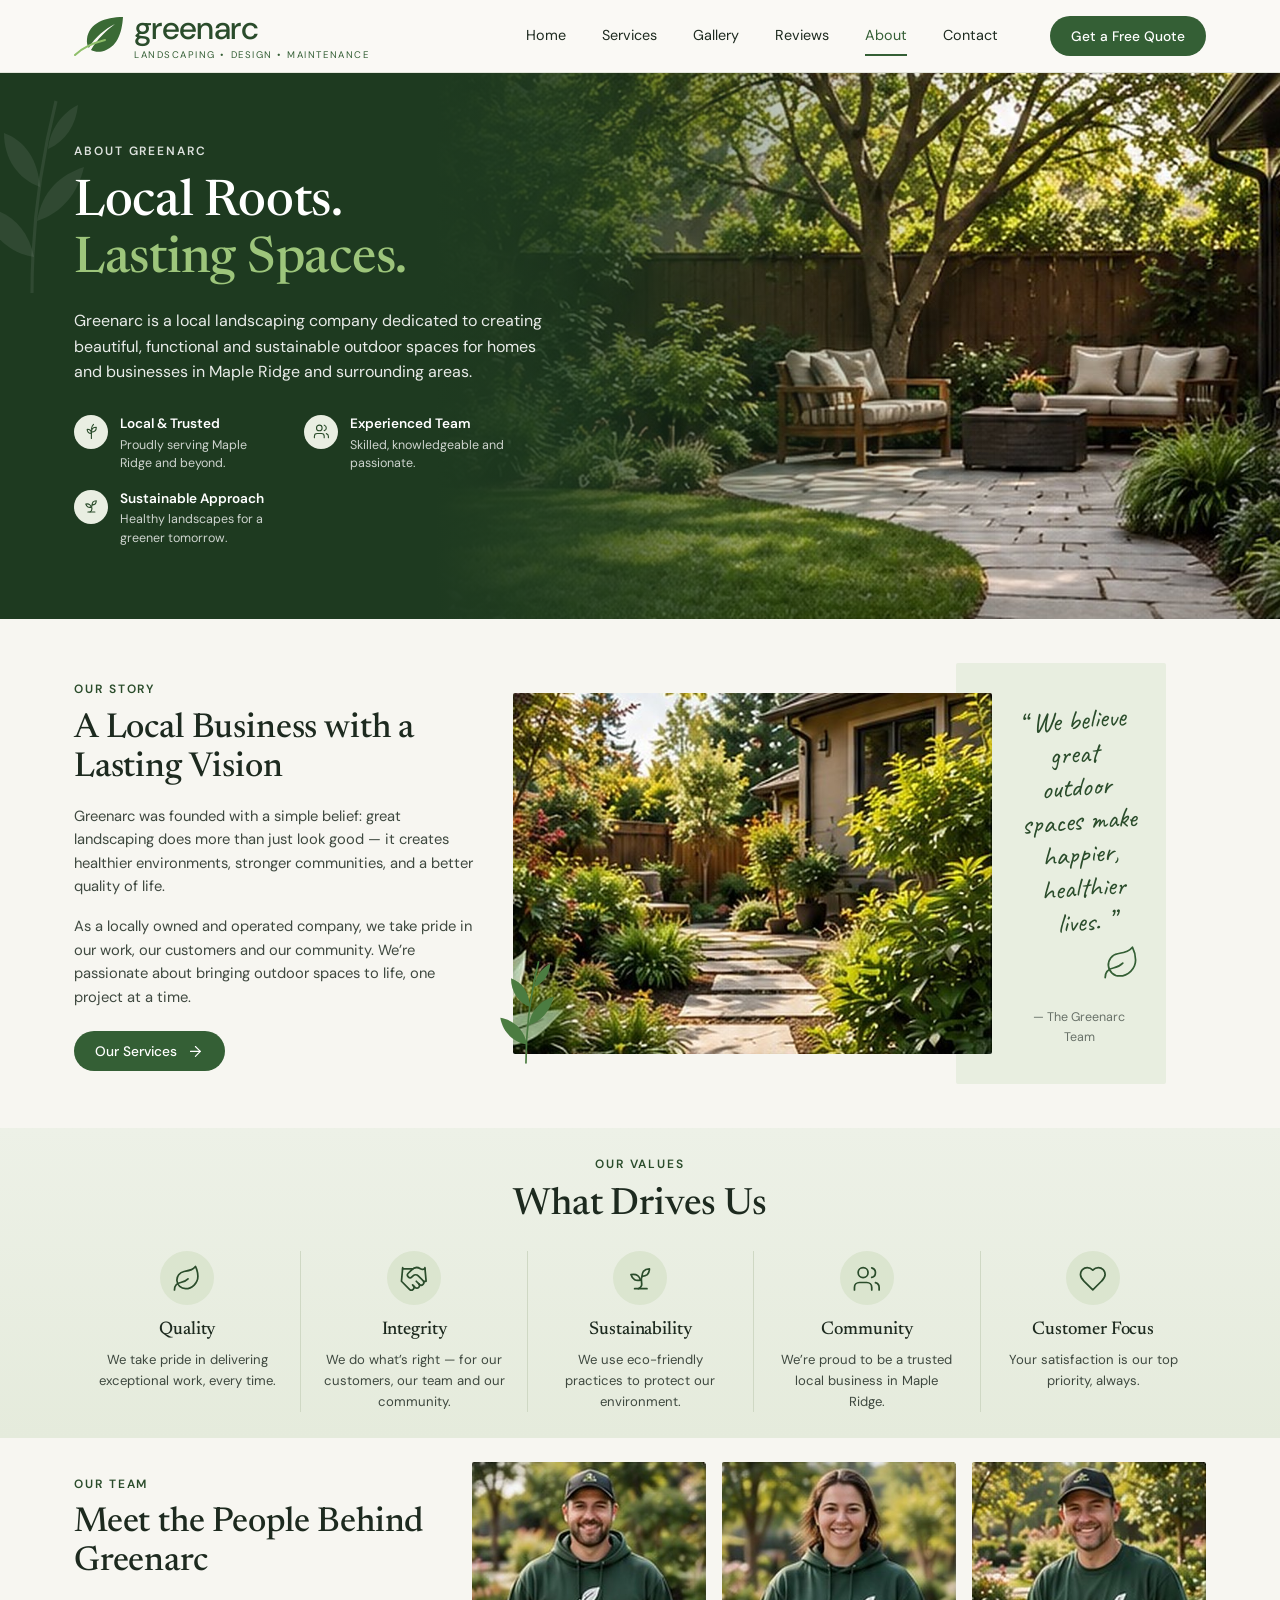
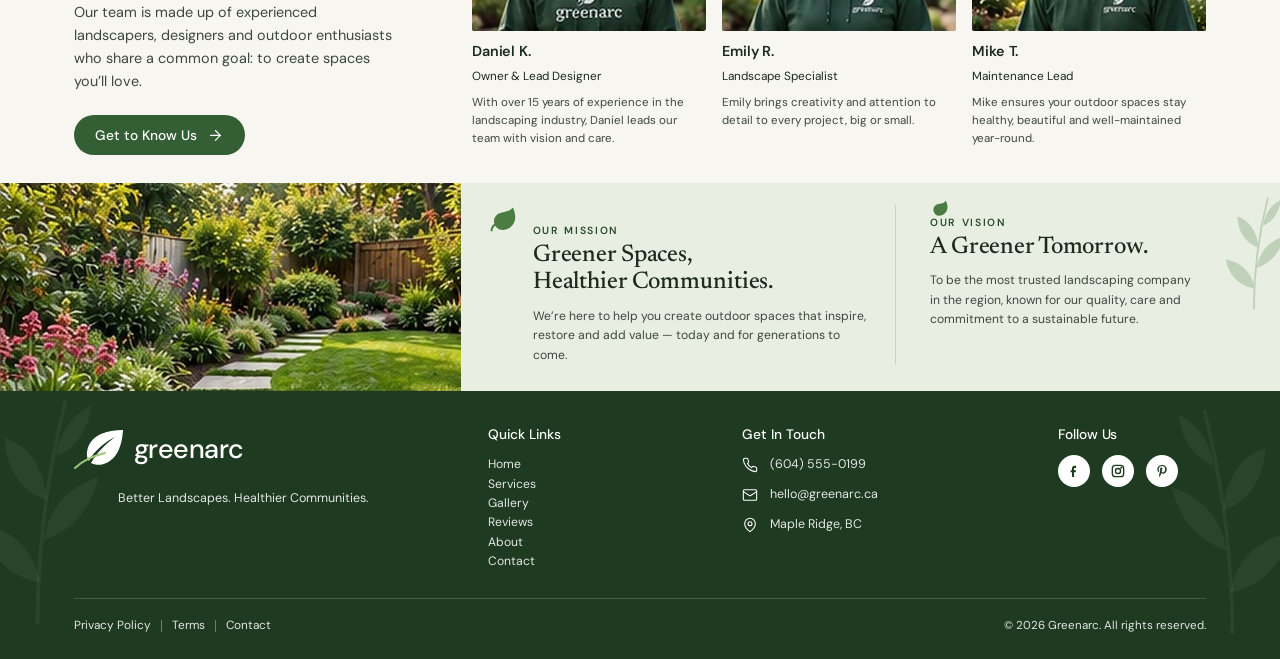
<file: greenarc-landscaping/about.html>
<!DOCTYPE html>
<html lang="en">
<head>
  <meta charset="UTF-8">
  <meta name="viewport" content="width=device-width, initial-scale=1">
  <title>About Us | Greenarc Landscaping</title>
  <meta name="description" content="Greenarc is a locally owned landscaping company creating beautiful, sustainable outdoor spaces in Maple Ridge, BC.">
  <meta name="theme-color" content="#1e3a20">
  <link rel="icon" href="assets/img/favicon.svg" type="image/svg+xml">
  <link rel="preconnect" href="https://fonts.googleapis.com">
  <link rel="preconnect" href="https://fonts.gstatic.com" crossorigin>
  <link href="https://fonts.googleapis.com/css2?family=Caveat:wght@500&family=DM+Sans:opsz,wght@9..40,400;9..40,500;9..40,600&family=Newsreader:opsz,wght@6..72,400;6..72,500&display=swap" rel="stylesheet">
  <link rel="stylesheet" href="assets/css/styles.css">
</head>
<body>

<header class="site-header">
  <div class="container">
    <a class="logo" href="index.html" aria-label="Greenarc home">
      <svg class="logo__mark" viewBox="0 0 50 40" aria-hidden="true"><path d="M49 1C31 1 15 7 13 23c-.4 3.5.3 6.6 1.8 9C21 21 31 13 41 8 33 14 23 23 17 34c3 1.6 7 2.2 11 1.4C43 32 48 17 49 1Z" fill="#3a6a35"/><path d="M1 39c8-8 18-12 30-15" fill="none" stroke="#8fbf6a" stroke-width="2" stroke-linecap="round"/></svg>
      <span class="logo__text"><span class="logo__name">greenarc</span><span class="logo__tag">Landscaping &bull; Design &bull; Maintenance</span></span>
    </a>
    <nav class="nav" id="site-nav" aria-label="Main">
      <ul class="nav__list">
        <li><a class="nav__link" href="index.html">Home</a></li>
        <li><a class="nav__link" href="services.html">Services</a></li>
        <li><a class="nav__link" href="index.html#gallery">Gallery</a></li>
        <li><a class="nav__link" href="index.html#reviews">Reviews</a></li>
        <li><a class="nav__link" href="about.html" aria-current="page">About</a></li>
        <li><a class="nav__link" href="contact.html">Contact</a></li>
      </ul>
      <a class="btn btn--primary btn--sm header-cta" href="contact.html#quote">Get a Free Quote</a>
    </nav>
    <a class="btn btn--primary btn--sm header-cta" href="contact.html#quote">Get a Free Quote</a>
    <button class="nav-toggle" type="button" aria-controls="site-nav" aria-expanded="false" aria-label="Open menu">
      <svg class="icon icon-open"><use href="#i-menu"/></svg>
      <svg class="icon icon-close"><use href="#i-close"/></svg>
    </button>
  </div>
</header>

<main>
  <!-- Hero -->
  <section class="hero">
    <div class="hero__media" role="img" aria-label="Landscaped backyard patio with garden beds and outdoor seating"></div>
    <svg class="hero__leaf" viewBox="0 0 60 100" aria-hidden="true"><use href="#i-sprig"/></svg>
    <div class="container">
      <div class="hero__content">
        <span class="eyebrow">About Greenarc</span>
        <h1>Local Roots.<br><span class="text-accent">Lasting Spaces.</span></h1>
        <p class="hero__lead">Greenarc is a local landscaping company dedicated to creating beautiful, functional and sustainable outdoor spaces for homes and businesses in Maple Ridge and surrounding areas.</p>
        <ul class="badges">
          <li class="badge"><span class="badge__icon"><svg class="icon"><use href="#i-plant"/></svg></span><div><strong>Local &amp; Trusted</strong><span>Proudly serving Maple Ridge and beyond.</span></div></li>
          <li class="badge"><span class="badge__icon"><svg class="icon"><use href="#i-users"/></svg></span><div><strong>Experienced Team</strong><span>Skilled, knowledgeable and passionate.</span></div></li>
          <li class="badge"><span class="badge__icon"><svg class="icon"><use href="#i-sprout"/></svg></span><div><strong>Sustainable Approach</strong><span>Healthy landscapes for a greener tomorrow.</span></div></li>
        </ul>
      </div>
    </div>
  </section>

  <!-- Story -->
  <section class="section" style="padding-top:28px;padding-bottom:28px">
    <div class="container story">
      <div class="story__text reveal">
        <span class="eyebrow">Our Story</span>
        <h2>A Local Business with a Lasting Vision</h2>
        <p>Greenarc was founded with a simple belief: great landscaping does more than just look good — it creates healthier environments, stronger communities, and a better quality of life.</p>
        <p>As a locally owned and operated company, we take pride in our work, our customers and our community. We’re passionate about bringing outdoor spaces to life, one project at a time.</p>
        <a class="btn btn--primary btn--sm" href="services.html">Our Services <svg class="icon"><use href="#i-arrow-right"/></svg></a>
      </div>
      <div class="story__media reveal">
        <img src="assets/img/story.jpg" alt="Stepping stone path through a lush garden beside a home" width="656" height="560" loading="lazy">
        <svg class="deco-leaf" viewBox="0 0 60 100" aria-hidden="true"><use href="#i-sprig"/></svg>
      </div>
      <figure class="quote-card reveal">
        <blockquote>“ We believe great outdoor spaces make happier, healthier lives. ”</blockquote>
        <svg class="icon" aria-hidden="true"><use href="#i-leaf"/></svg>
        <cite>— The Greenarc Team</cite>
      </figure>
    </div>
  </section>

  <!-- Values -->
  <section class="section section--sage-grad" style="padding:22px 0 26px">
    <div class="container">
      <div class="section-head reveal" style="margin-bottom:24px">
        <span class="eyebrow">Our Values</span>
        <h2 class="section-title">What Drives Us</h2>
      </div>
      <div class="values-grid">
        <div class="value reveal"><span class="icon-circle"><svg class="icon"><use href="#i-leaf"/></svg></span><h3>Quality</h3><p>We take pride in delivering exceptional work, every time.</p></div>
        <div class="value reveal"><span class="icon-circle"><svg class="icon"><use href="#i-handshake"/></svg></span><h3>Integrity</h3><p>We do what’s right — for our customers, our team and our community.</p></div>
        <div class="value reveal"><span class="icon-circle"><svg class="icon"><use href="#i-sprout"/></svg></span><h3>Sustainability</h3><p>We use eco-friendly practices to protect our environment.</p></div>
        <div class="value reveal"><span class="icon-circle"><svg class="icon"><use href="#i-users"/></svg></span><h3>Community</h3><p>We’re proud to be a trusted local business in Maple Ridge.</p></div>
        <div class="value reveal"><span class="icon-circle"><svg class="icon"><use href="#i-heart"/></svg></span><h3>Customer Focus</h3><p>Your satisfaction is our top priority, always.</p></div>
      </div>
    </div>
  </section>

  <!-- Team -->
  <section class="section" style="padding:24px 0 28px">
    <div class="container team">
      <div class="team__intro reveal">
        <span class="eyebrow">Our Team</span>
        <h2>Meet the People Behind Greenarc</h2>
        <p>Our team is made up of experienced landscapers, designers and outdoor enthusiasts who share a common goal: to create spaces you’ll love.</p>
        <a class="btn btn--primary btn--sm" href="contact.html">Get to Know Us <svg class="icon"><use href="#i-arrow-right"/></svg></a>
      </div>
      <div class="team__grid">
        <article class="member reveal">
          <img src="assets/img/team-daniel.jpg" alt="Daniel K., smiling in a Greenarc hoodie and cap" width="354" height="256" loading="lazy">
          <h3>Daniel K.</h3>
          <p class="role">Owner &amp; Lead Designer</p>
          <p>With over 15 years of experience in the landscaping industry, Daniel leads our team with vision and care.</p>
        </article>
        <article class="member reveal">
          <img src="assets/img/team-emily.jpg" alt="Emily R., smiling in a Greenarc hoodie" width="354" height="256" loading="lazy">
          <h3>Emily R.</h3>
          <p class="role">Landscape Specialist</p>
          <p>Emily brings creativity and attention to detail to every project, big or small.</p>
        </article>
        <article class="member reveal">
          <img src="assets/img/team-mike.jpg" alt="Mike T., smiling in a Greenarc shirt and cap" width="354" height="256" loading="lazy">
          <h3>Mike T.</h3>
          <p class="role">Maintenance Lead</p>
          <p>Mike ensures your outdoor spaces stay healthy, beautiful and well-maintained year-round.</p>
        </article>
      </div>
    </div>
  </section>

  <!-- Mission / Vision -->
  <section class="mission">
    <div class="mission__media" role="img" aria-label="Flowering garden border beside a stepping stone lawn path"></div>
    <div class="mission__body">
      <div class="mission__col reveal">
        <svg class="leaf-badge" viewBox="0 0 24 24" aria-hidden="true"><path fill="currentColor" d="M11 20A7 7 0 0 1 9.8 6.1C15.5 5 17 4.48 19 2c1 2 2 4.18 2 8 0 5.5-4.78 10-10 10Z"/><path d="M2 21c0-3 1.85-5.36 5.08-6C9.5 14.52 12 13 13 12" fill="none" stroke="currentColor" stroke-width="1.5"/></svg>
        <span class="eyebrow">Our Mission</span>
        <h2>Greener Spaces,<br>Healthier Communities.</h2>
        <p>We’re here to help you create outdoor spaces that inspire, restore and add value — today and for generations to come.</p>
      </div>
      <div class="mission__col reveal">
        <svg class="leaf-badge" viewBox="0 0 24 24" aria-hidden="true"><path fill="currentColor" d="M11 20A7 7 0 0 1 9.8 6.1C15.5 5 17 4.48 19 2c1 2 2 4.18 2 8 0 5.5-4.78 10-10 10Z"/></svg>
        <span class="eyebrow">Our Vision</span>
        <h2>A Greener Tomorrow.</h2>
        <p>To be the most trusted landscaping company in the region, known for our quality, care and commitment to a sustainable future.</p>
      </div>
      <svg class="deco-leaf" viewBox="0 0 60 100" aria-hidden="true"><use href="#i-sprig"/></svg>
    </div>
  </section>
</main>

<footer class="site-footer">
  <svg class="footer-leaf footer-leaf--l" viewBox="0 0 60 100" aria-hidden="true"><use href="#i-sprig"/></svg>
  <svg class="footer-leaf footer-leaf--r" viewBox="0 0 60 100" aria-hidden="true"><use href="#i-sprig"/></svg>
  <div class="container footer-main">
    <div class="footer-brand">
      <a class="logo" href="index.html" aria-label="Greenarc home">
        <svg class="logo__mark" viewBox="0 0 50 40" aria-hidden="true"><path d="M49 1C31 1 15 7 13 23c-.4 3.5.3 6.6 1.8 9C21 21 31 13 41 8 33 14 23 23 17 34c3 1.6 7 2.2 11 1.4C43 32 48 17 49 1Z" fill="#ffffff"/><path d="M1 39c8-8 18-12 30-15" fill="none" stroke="#9dc57b" stroke-width="2" stroke-linecap="round"/></svg>
        <span class="logo__name">greenarc</span>
      </a>
      <p class="tagline">Better Landscapes. Healthier Communities.</p>
    </div>
    <div>
      <h2 class="footer-title">Quick Links</h2>
      <ul class="footer-links">
        <li><a href="index.html">Home</a></li>
        <li><a href="services.html">Services</a></li>
        <li><a href="index.html#gallery">Gallery</a></li>
        <li><a href="index.html#reviews">Reviews</a></li>
        <li><a href="about.html">About</a></li>
        <li><a href="contact.html">Contact</a></li>
      </ul>
    </div>
    <div>
      <h2 class="footer-title">Get In Touch</h2>
      <ul class="footer-contact">
        <li><svg class="icon"><use href="#i-phone"/></svg><a href="tel:+16045550199">(604) 555-0199</a></li>
        <li><svg class="icon"><use href="#i-mail"/></svg><a href="mailto:hello@greenarc.ca">hello@greenarc.ca</a></li>
        <li><svg class="icon"><use href="#i-pin"/></svg><span>Maple Ridge, BC</span></li>
      </ul>
    </div>
    <div>
      <h2 class="footer-title">Follow Us</h2>
      <div class="socials socials--lg">
        <a href="#" aria-label="Greenarc on Facebook"><svg class="icon"><use href="#i-facebook"/></svg></a>
        <a href="#" aria-label="Greenarc on Instagram"><svg class="icon"><use href="#i-instagram"/></svg></a>
        <a href="#" aria-label="Greenarc on Pinterest"><svg class="icon"><use href="#i-pinterest"/></svg></a>
      </div>
    </div>
  </div>
  <div class="container"><div class="footer-bottom">
    <nav class="legal" aria-label="Legal"><a href="#">Privacy Policy</a><a href="#">Terms</a><a href="contact.html">Contact</a></nav>
    <p>&copy; <span data-year>2025</span> Greenarc. All rights reserved.</p>
  </div></div>
</footer>

<script src="assets/js/main.js"></script>
</body>
</html>
</file>
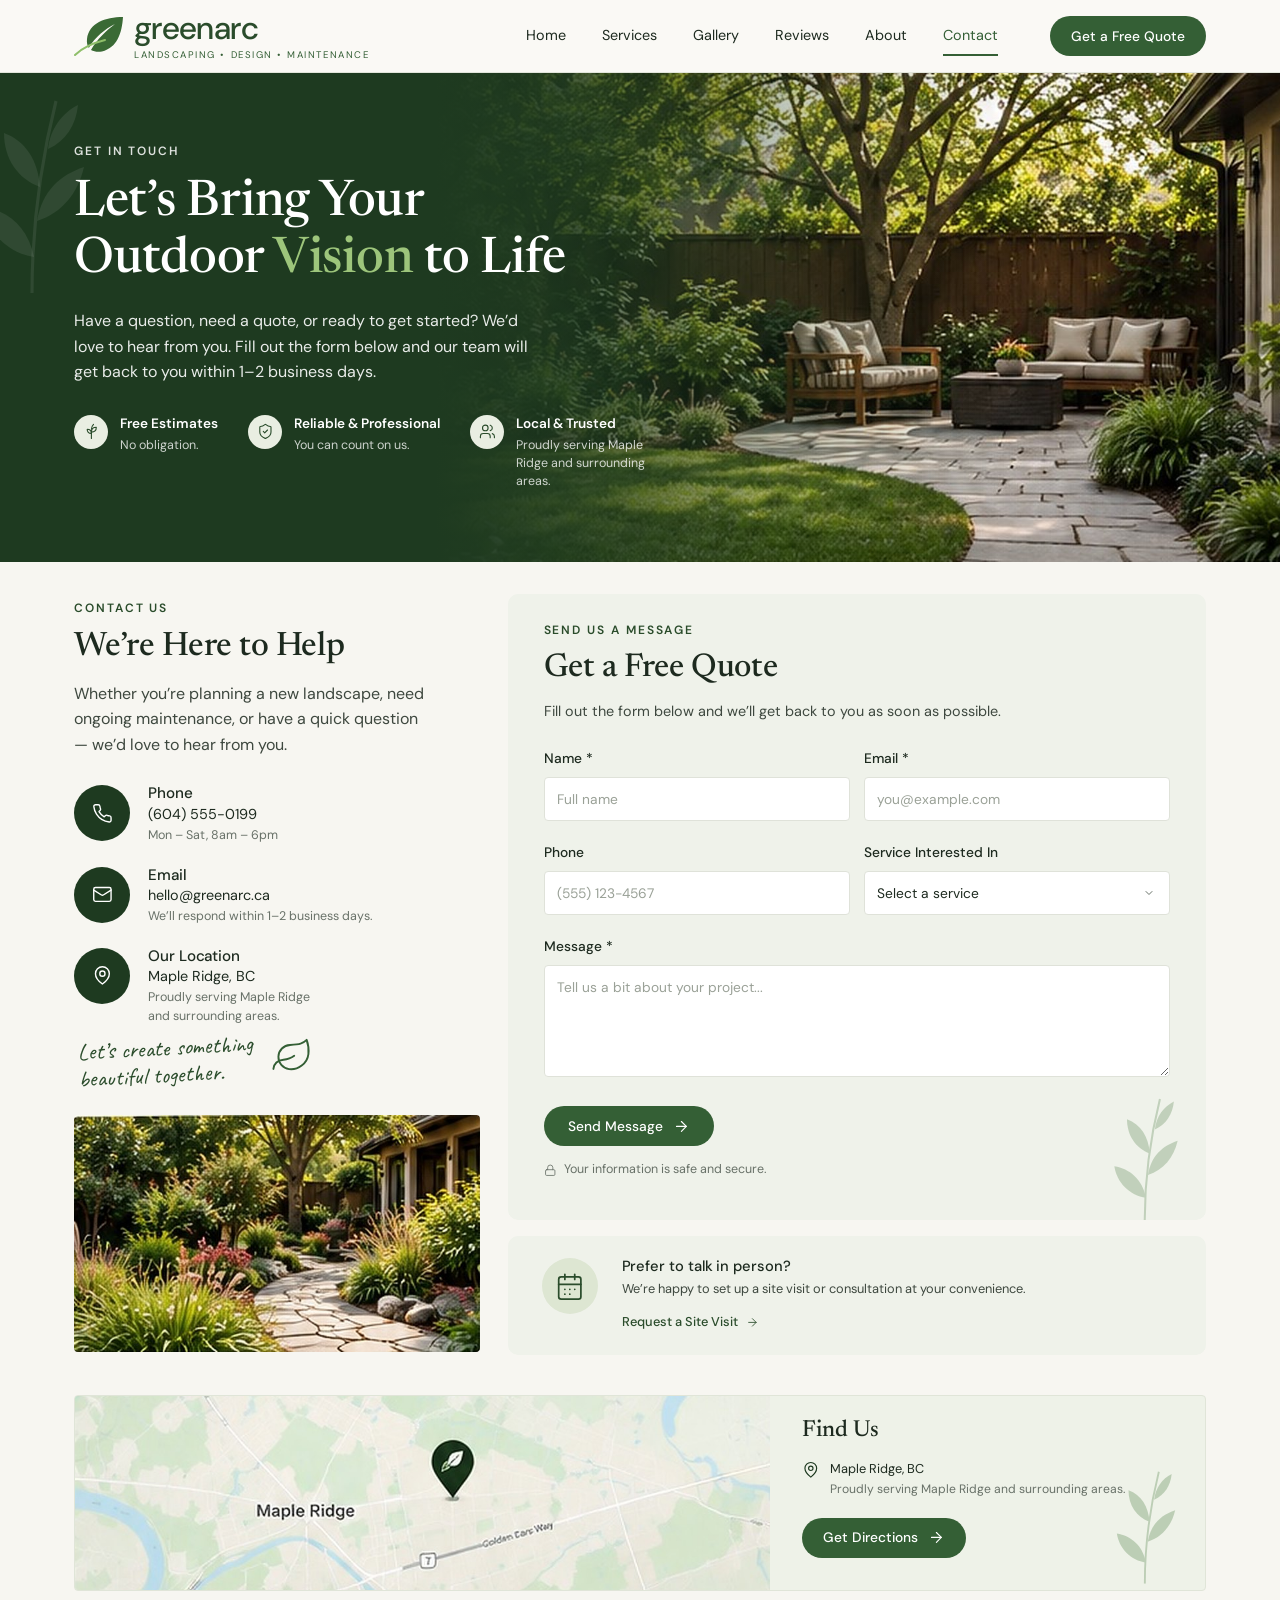
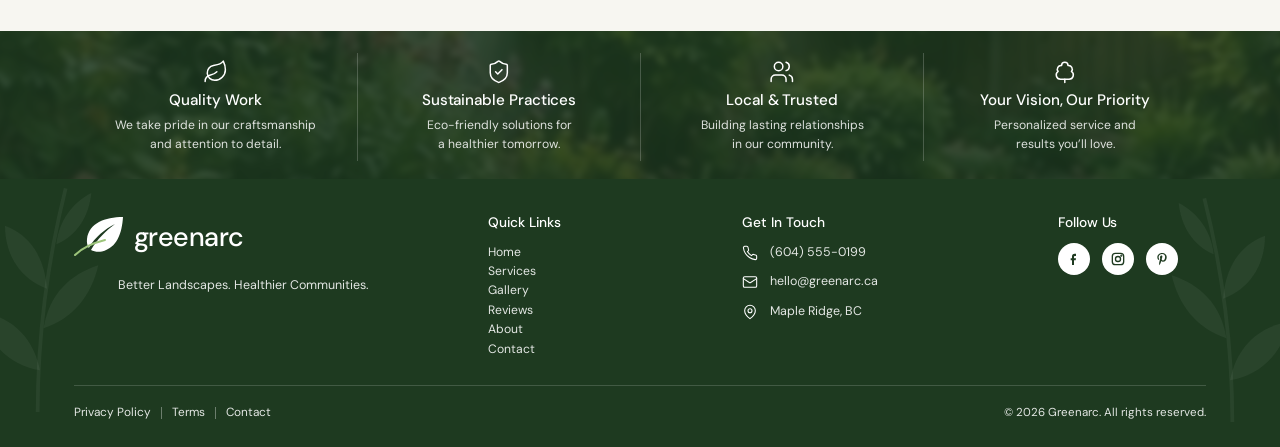
<file: greenarc-landscaping/contact.html>
<!DOCTYPE html>
<html lang="en">
<head>
  <meta charset="UTF-8">
  <meta name="viewport" content="width=device-width, initial-scale=1">
  <title>Contact &amp; Free Quote | Greenarc Landscaping</title>
  <meta name="description" content="Get a free landscaping quote from Greenarc. Call (604) 555-0199 or send us a message — we respond within 1–2 business days.">
  <meta name="theme-color" content="#1e3a20">
  <link rel="icon" href="assets/img/favicon.svg" type="image/svg+xml">
  <link rel="preconnect" href="https://fonts.googleapis.com">
  <link rel="preconnect" href="https://fonts.gstatic.com" crossorigin>
  <link href="https://fonts.googleapis.com/css2?family=Caveat:wght@500&family=DM+Sans:opsz,wght@9..40,400;9..40,500;9..40,600&family=Newsreader:opsz,wght@6..72,400;6..72,500&display=swap" rel="stylesheet">
  <link rel="stylesheet" href="assets/css/styles.css">
</head>
<body>

<header class="site-header">
  <div class="container">
    <a class="logo" href="index.html" aria-label="Greenarc home">
      <svg class="logo__mark" viewBox="0 0 50 40" aria-hidden="true"><path d="M49 1C31 1 15 7 13 23c-.4 3.5.3 6.6 1.8 9C21 21 31 13 41 8 33 14 23 23 17 34c3 1.6 7 2.2 11 1.4C43 32 48 17 49 1Z" fill="#3a6a35"/><path d="M1 39c8-8 18-12 30-15" fill="none" stroke="#8fbf6a" stroke-width="2" stroke-linecap="round"/></svg>
      <span class="logo__text"><span class="logo__name">greenarc</span><span class="logo__tag">Landscaping &bull; Design &bull; Maintenance</span></span>
    </a>
    <nav class="nav" id="site-nav" aria-label="Main">
      <ul class="nav__list">
        <li><a class="nav__link" href="index.html">Home</a></li>
        <li><a class="nav__link" href="services.html">Services</a></li>
        <li><a class="nav__link" href="index.html#gallery">Gallery</a></li>
        <li><a class="nav__link" href="index.html#reviews">Reviews</a></li>
        <li><a class="nav__link" href="about.html">About</a></li>
        <li><a class="nav__link" href="contact.html" aria-current="page">Contact</a></li>
      </ul>
      <a class="btn btn--primary btn--sm header-cta" href="contact.html#quote">Get a Free Quote</a>
    </nav>
    <a class="btn btn--primary btn--sm header-cta" href="contact.html#quote">Get a Free Quote</a>
    <button class="nav-toggle" type="button" aria-controls="site-nav" aria-expanded="false" aria-label="Open menu">
      <svg class="icon icon-open"><use href="#i-menu"/></svg>
      <svg class="icon icon-close"><use href="#i-close"/></svg>
    </button>
  </div>
</header>

<main>
  <!-- Hero -->
  <section class="hero">
    <div class="hero__media" role="img" aria-label="Landscaped backyard patio with garden beds and outdoor seating"></div>
    <svg class="hero__leaf" viewBox="0 0 60 100" aria-hidden="true"><use href="#i-sprig"/></svg>
    <div class="container">
      <div class="hero__content">
        <span class="eyebrow">Get in Touch</span>
        <h1>Let’s Bring Your Outdoor <span class="text-accent">Vision</span> to Life</h1>
        <p class="hero__lead">Have a question, need a quote, or ready to get started? We’d love to hear from you. Fill out the form below and our team will get back to you within 1–2 business days.</p>
        <ul class="badges">
          <li class="badge"><span class="badge__icon"><svg class="icon"><use href="#i-plant"/></svg></span><div><strong>Free Estimates</strong><span>No obligation.</span></div></li>
          <li class="badge"><span class="badge__icon"><svg class="icon"><use href="#i-shield"/></svg></span><div><strong>Reliable &amp; Professional</strong><span>You can count on us.</span></div></li>
          <li class="badge"><span class="badge__icon"><svg class="icon"><use href="#i-users"/></svg></span><div><strong>Local &amp; Trusted</strong><span>Proudly serving Maple Ridge and surrounding areas.</span></div></li>
        </ul>
      </div>
    </div>
  </section>

  <!-- Contact + form -->
  <section class="section section--tight" style="padding-top:32px">
    <div class="container contact-layout">
      <div class="contact-info reveal">
        <span class="eyebrow">Contact Us</span>
        <h2>We’re Here to Help</h2>
        <p>Whether you’re planning a new landscape, need ongoing maintenance, or have a quick question — we’d love to hear from you.</p>
        <ul class="info-list">
          <li class="info-item">
            <span class="icon-circle icon-circle--dark"><svg class="icon"><use href="#i-phone"/></svg></span>
            <div><h3>Phone</h3><p><a href="tel:+16045550199">(604) 555-0199</a></p><small>Mon – Sat, 8am – 6pm</small></div>
          </li>
          <li class="info-item">
            <span class="icon-circle icon-circle--dark"><svg class="icon"><use href="#i-mail"/></svg></span>
            <div><h3>Email</h3><p><a href="mailto:hello@greenarc.ca">hello@greenarc.ca</a></p><small>We’ll respond within 1–2 business days.</small></div>
          </li>
          <li class="info-item">
            <span class="icon-circle icon-circle--dark"><svg class="icon"><use href="#i-pin"/></svg></span>
            <div><h3>Our Location</h3><p>Maple Ridge, BC</p><small>Proudly serving Maple Ridge<br>and surrounding areas.</small></div>
          </li>
        </ul>
        <p class="signoff script">Let’s create something<br>beautiful together. <svg class="icon" aria-hidden="true"><use href="#i-leaf"/></svg></p>
        <img class="photo" src="assets/img/contact-path.jpg" alt="Flagstone garden path lined with ornamental grasses and flowers" width="634" height="368" loading="lazy">
      </div>

      <div class="reveal">
        <div class="panel quote-panel" id="quote">
          <span class="eyebrow">Send Us a Message</span>
          <h2>Get a Free Quote</h2>
          <p>Fill out the form below and we’ll get back to you as soon as possible.</p>
          <form class="quote-form form-lg" novalidate>
            <div class="form-grid">
              <div class="field"><label for="c-name">Name *</label><input id="c-name" name="name" type="text" placeholder="Full name" autocomplete="name" required></div>
              <div class="field"><label for="c-email">Email *</label><input id="c-email" name="email" type="email" placeholder="you@example.com" autocomplete="email" required></div>
              <div class="field"><label for="c-phone">Phone</label><input id="c-phone" name="phone" type="tel" placeholder="(555) 123-4567" autocomplete="tel"></div>
              <div class="field"><label for="c-service">Service Interested In</label>
                <select id="c-service" name="service">
                  <option value="">Select a service</option>
                  <option value="garden-design">Garden Design &amp; Installation</option>
                  <option value="lawn-care">Lawn Care &amp; Maintenance</option>
                  <option value="hardscaping">Hardscaping</option>
                  <option value="tree-care">Tree &amp; Shrub Care</option>
                  <option value="seasonal-cleanups">Seasonal Cleanups</option>
                  <option value="outdoor-lighting">Outdoor Lighting</option>
                  <option value="site-visit">Site Visit / Consultation</option>
                  <option value="other">Other</option>
                </select>
              </div>
              <div class="field full"><label for="c-message">Message *</label><textarea id="c-message" name="message" placeholder="Tell us a bit about your project..." required></textarea></div>
            </div>
            <div class="form-actions">
              <button class="btn btn--primary btn--sm" type="submit">Send Message <svg class="icon"><use href="#i-arrow-right"/></svg></button>
              <p class="form-status" role="status" aria-live="polite"></p>
            </div>
            <p class="form-note"><svg class="icon" aria-hidden="true"><use href="#i-lock"/></svg>Your information is safe and secure.</p>
          </form>
          <svg class="deco-leaf" viewBox="0 0 60 100" aria-hidden="true"><use href="#i-sprig"/></svg>
        </div>

        <div class="panel visit-panel">
          <span class="icon-circle"><svg class="icon"><use href="#i-calendar"/></svg></span>
          <div>
            <h3>Prefer to talk in person?</h3>
            <p>We’re happy to set up a site visit or consultation at your convenience.</p>
            <a class="link-arrow" href="contact.html?service=site-visit#quote">Request a Site Visit <svg class="icon"><use href="#i-arrow-right"/></svg></a>
          </div>
        </div>
      </div>
    </div>
  </section>

  <!-- Find us -->
  <section class="section section--tight" style="padding-top:0">
    <div class="container">
      <div class="find-us reveal">
        <div class="find-us__map" role="img" aria-label="Map showing Greenarc's location in Maple Ridge, BC"></div>
        <div class="find-us__body">
          <h2>Find Us</h2>
          <div class="info-item">
            <svg class="icon" aria-hidden="true"><use href="#i-pin"/></svg>
            <div><p>Maple Ridge, BC</p><small>Proudly serving Maple Ridge and surrounding areas.</small></div>
          </div>
          <a class="btn btn--primary btn--sm" href="https://www.google.com/maps/search/?api=1&amp;query=Maple+Ridge+BC" target="_blank" rel="noopener">Get Directions <svg class="icon"><use href="#i-arrow-right"/></svg></a>
          <svg class="deco-leaf" viewBox="0 0 60 100" aria-hidden="true"><use href="#i-sprig"/></svg>
        </div>
      </div>
    </div>
  </section>

  <!-- Values band -->
  <section class="values-band">
    <div class="container values-row">
      <div><svg class="icon"><use href="#i-leaf"/></svg><h3>Quality Work</h3><p>We take pride in our craftsmanship<br>and attention to detail.</p></div>
      <div><svg class="icon"><use href="#i-shield"/></svg><h3>Sustainable Practices</h3><p>Eco-friendly solutions for<br>a healthier tomorrow.</p></div>
      <div><svg class="icon"><use href="#i-users"/></svg><h3>Local &amp; Trusted</h3><p>Building lasting relationships<br>in our community.</p></div>
      <div><svg class="icon"><use href="#i-tree"/></svg><h3>Your Vision, Our Priority</h3><p>Personalized service and<br>results you’ll love.</p></div>
    </div>
  </section>
</main>

<footer class="site-footer">
  <svg class="footer-leaf footer-leaf--l" viewBox="0 0 60 100" aria-hidden="true"><use href="#i-sprig"/></svg>
  <svg class="footer-leaf footer-leaf--r" viewBox="0 0 60 100" aria-hidden="true"><use href="#i-sprig"/></svg>
  <div class="container footer-main">
    <div class="footer-brand">
      <a class="logo" href="index.html" aria-label="Greenarc home">
        <svg class="logo__mark" viewBox="0 0 50 40" aria-hidden="true"><path d="M49 1C31 1 15 7 13 23c-.4 3.5.3 6.6 1.8 9C21 21 31 13 41 8 33 14 23 23 17 34c3 1.6 7 2.2 11 1.4C43 32 48 17 49 1Z" fill="#ffffff"/><path d="M1 39c8-8 18-12 30-15" fill="none" stroke="#9dc57b" stroke-width="2" stroke-linecap="round"/></svg>
        <span class="logo__name">greenarc</span>
      </a>
      <p class="tagline">Better Landscapes. Healthier Communities.</p>
    </div>
    <div>
      <h2 class="footer-title">Quick Links</h2>
      <ul class="footer-links">
        <li><a href="index.html">Home</a></li>
        <li><a href="services.html">Services</a></li>
        <li><a href="index.html#gallery">Gallery</a></li>
        <li><a href="index.html#reviews">Reviews</a></li>
        <li><a href="about.html">About</a></li>
        <li><a href="contact.html">Contact</a></li>
      </ul>
    </div>
    <div>
      <h2 class="footer-title">Get In Touch</h2>
      <ul class="footer-contact">
        <li><svg class="icon"><use href="#i-phone"/></svg><a href="tel:+16045550199">(604) 555-0199</a></li>
        <li><svg class="icon"><use href="#i-mail"/></svg><a href="mailto:hello@greenarc.ca">hello@greenarc.ca</a></li>
        <li><svg class="icon"><use href="#i-pin"/></svg><span>Maple Ridge, BC</span></li>
      </ul>
    </div>
    <div>
      <h2 class="footer-title">Follow Us</h2>
      <div class="socials socials--lg">
        <a href="#" aria-label="Greenarc on Facebook"><svg class="icon"><use href="#i-facebook"/></svg></a>
        <a href="#" aria-label="Greenarc on Instagram"><svg class="icon"><use href="#i-instagram"/></svg></a>
        <a href="#" aria-label="Greenarc on Pinterest"><svg class="icon"><use href="#i-pinterest"/></svg></a>
      </div>
    </div>
  </div>
  <div class="container"><div class="footer-bottom">
    <nav class="legal" aria-label="Legal"><a href="#">Privacy Policy</a><a href="#">Terms</a><a href="contact.html">Contact</a></nav>
    <p>&copy; <span data-year>2025</span> Greenarc. All rights reserved.</p>
  </div></div>
</footer>

<script src="assets/js/main.js"></script>
</body>
</html>
</file>
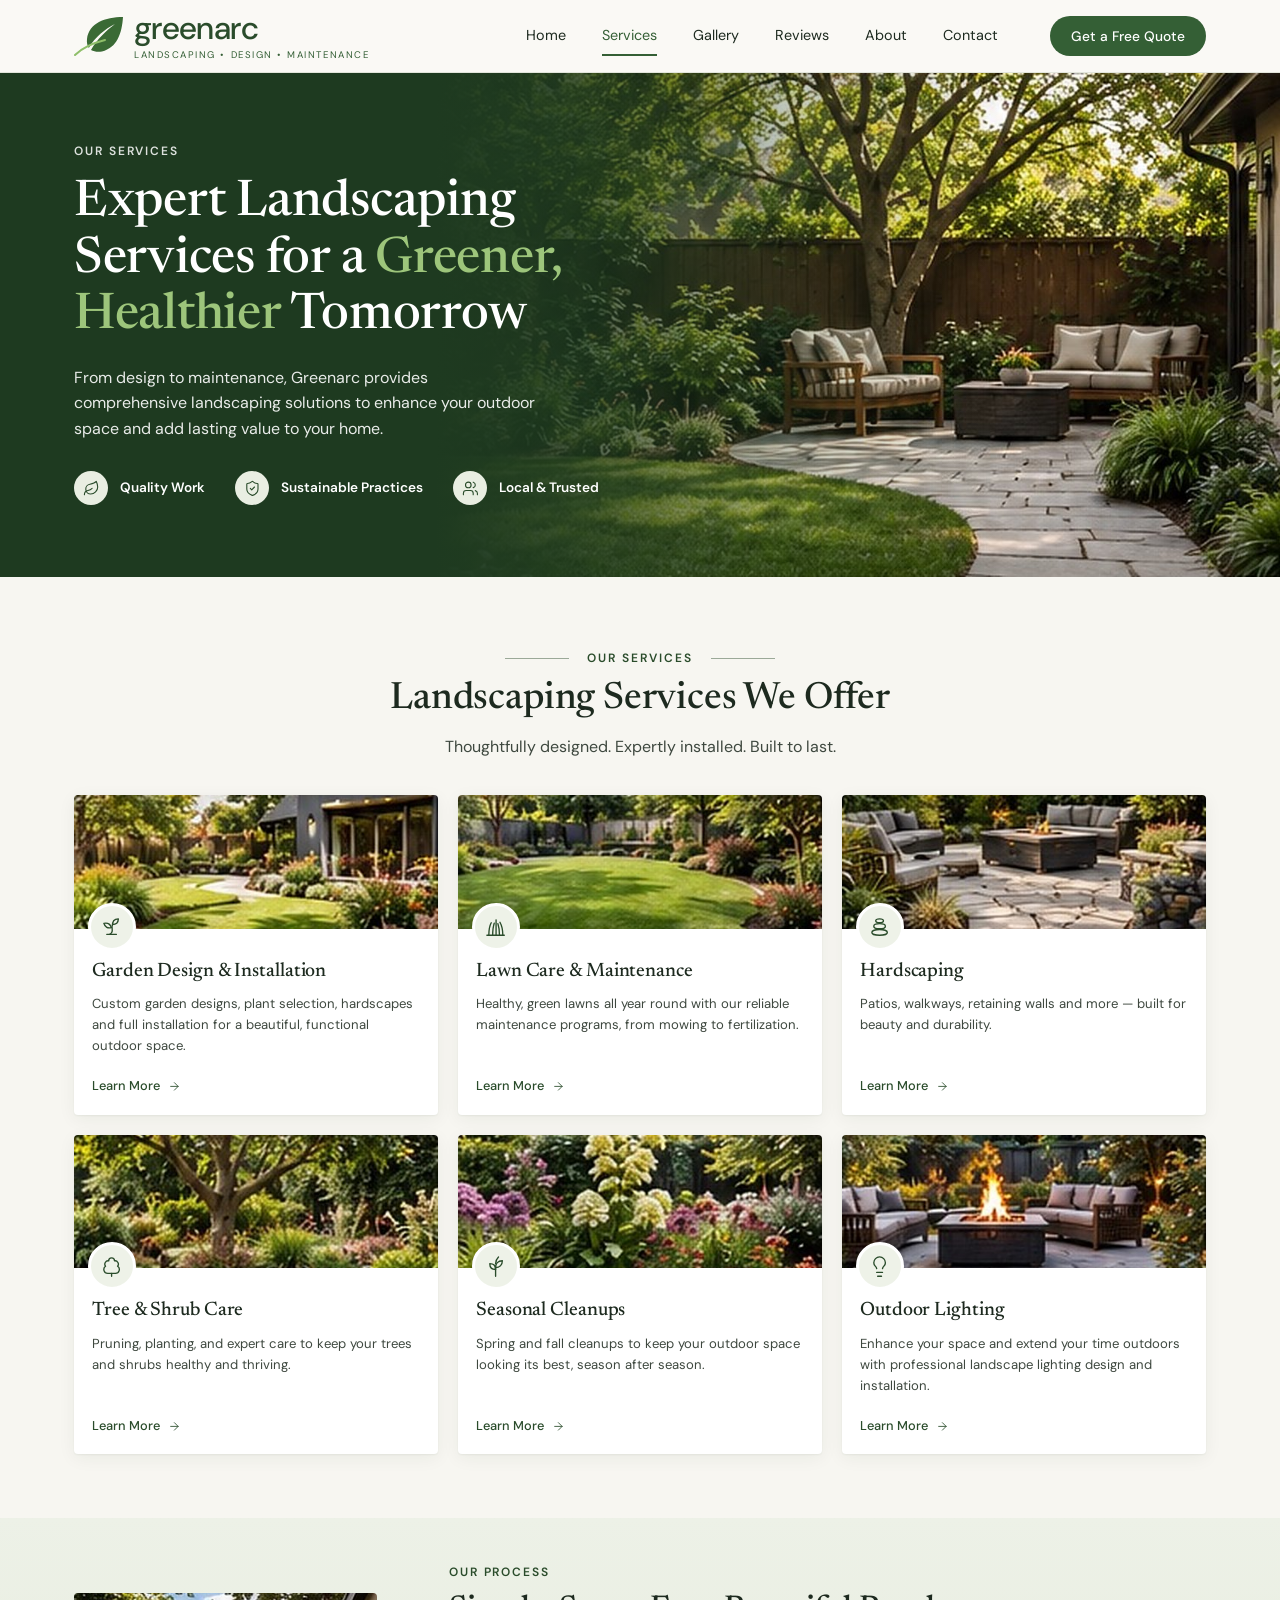
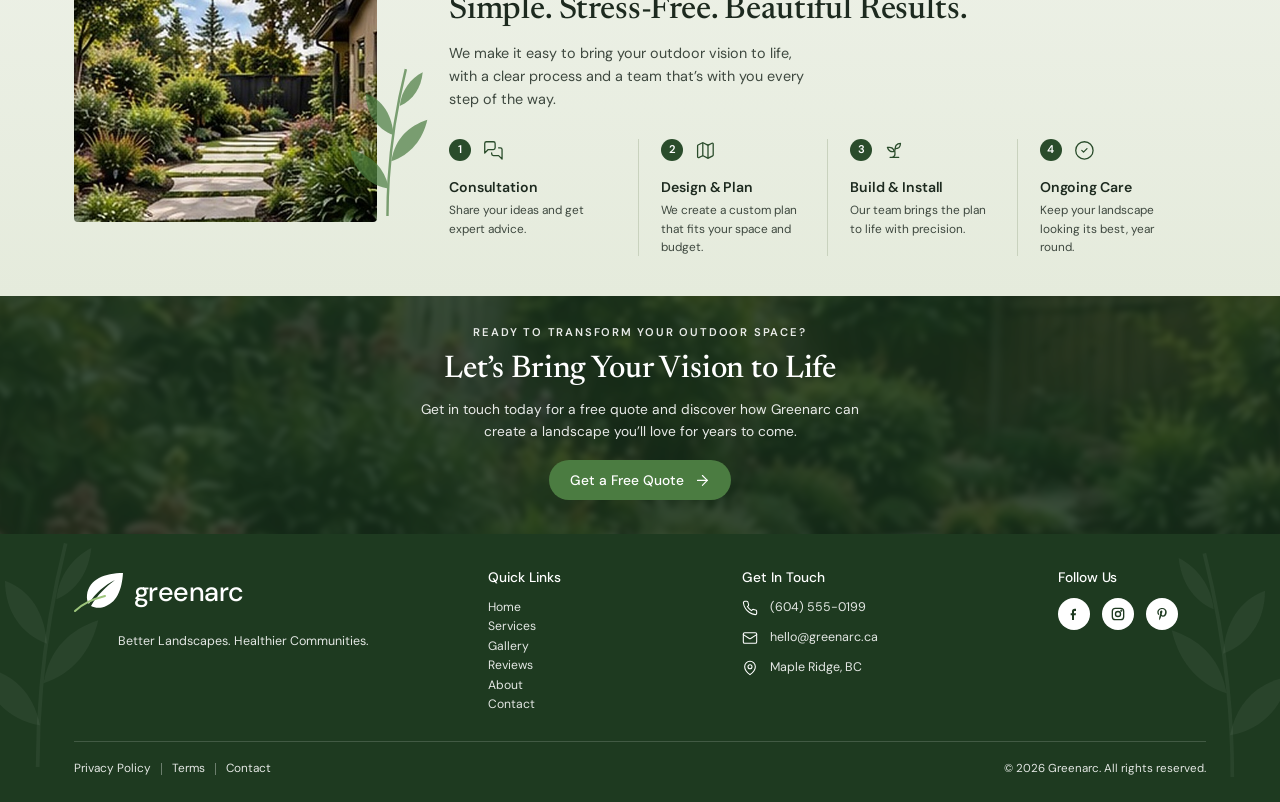
<file: greenarc-landscaping/services.html>
<!DOCTYPE html>
<html lang="en">
<head>
  <meta charset="UTF-8">
  <meta name="viewport" content="width=device-width, initial-scale=1">
  <title>Landscaping Services | Greenarc Landscaping</title>
  <meta name="description" content="Garden design, lawn care, hardscaping, tree &amp; shrub care, seasonal cleanups and outdoor lighting in Maple Ridge, BC.">
  <meta name="theme-color" content="#1e3a20">
  <link rel="icon" href="assets/img/favicon.svg" type="image/svg+xml">
  <link rel="preconnect" href="https://fonts.googleapis.com">
  <link rel="preconnect" href="https://fonts.gstatic.com" crossorigin>
  <link href="https://fonts.googleapis.com/css2?family=Caveat:wght@500&family=DM+Sans:opsz,wght@9..40,400;9..40,500;9..40,600&family=Newsreader:opsz,wght@6..72,400;6..72,500&display=swap" rel="stylesheet">
  <link rel="stylesheet" href="assets/css/styles.css">
</head>
<body>

<header class="site-header">
  <div class="container">
    <a class="logo" href="index.html" aria-label="Greenarc home">
      <svg class="logo__mark" viewBox="0 0 50 40" aria-hidden="true"><path d="M49 1C31 1 15 7 13 23c-.4 3.5.3 6.6 1.8 9C21 21 31 13 41 8 33 14 23 23 17 34c3 1.6 7 2.2 11 1.4C43 32 48 17 49 1Z" fill="#3a6a35"/><path d="M1 39c8-8 18-12 30-15" fill="none" stroke="#8fbf6a" stroke-width="2" stroke-linecap="round"/></svg>
      <span class="logo__text"><span class="logo__name">greenarc</span><span class="logo__tag">Landscaping &bull; Design &bull; Maintenance</span></span>
    </a>
    <nav class="nav" id="site-nav" aria-label="Main">
      <ul class="nav__list">
        <li><a class="nav__link" href="index.html">Home</a></li>
        <li><a class="nav__link" href="services.html" aria-current="page">Services</a></li>
        <li><a class="nav__link" href="index.html#gallery">Gallery</a></li>
        <li><a class="nav__link" href="index.html#reviews">Reviews</a></li>
        <li><a class="nav__link" href="about.html">About</a></li>
        <li><a class="nav__link" href="contact.html">Contact</a></li>
      </ul>
      <a class="btn btn--primary btn--sm header-cta" href="contact.html#quote">Get a Free Quote</a>
    </nav>
    <a class="btn btn--primary btn--sm header-cta" href="contact.html#quote">Get a Free Quote</a>
    <button class="nav-toggle" type="button" aria-controls="site-nav" aria-expanded="false" aria-label="Open menu">
      <svg class="icon icon-open"><use href="#i-menu"/></svg>
      <svg class="icon icon-close"><use href="#i-close"/></svg>
    </button>
  </div>
</header>

<main>
  <!-- Hero -->
  <section class="hero">
    <div class="hero__media" role="img" aria-label="Landscaped backyard patio with garden beds and outdoor seating"></div>
    <div class="container">
      <div class="hero__content">
        <span class="eyebrow">Our Services</span>
        <h1>Expert Landscaping Services for a <span class="text-accent">Greener, Healthier</span> Tomorrow</h1>
        <p class="hero__lead">From design to maintenance, Greenarc provides comprehensive landscaping solutions to enhance your outdoor space and add lasting value to your home.</p>
        <ul class="badges badges--inline">
          <li class="badge"><span class="badge__icon"><svg class="icon"><use href="#i-leaf"/></svg></span><strong>Quality Work</strong></li>
          <li class="badge"><span class="badge__icon"><svg class="icon"><use href="#i-shield"/></svg></span><strong>Sustainable Practices</strong></li>
          <li class="badge"><span class="badge__icon"><svg class="icon"><use href="#i-users"/></svg></span><strong>Local &amp; Trusted</strong></li>
        </ul>
      </div>
    </div>
  </section>

  <!-- Services grid -->
  <section class="section">
    <div class="container">
      <div class="section-head reveal">
        <span class="eyebrow eyebrow--lined">Our Services</span>
        <h2 class="section-title">Landscaping Services We Offer</h2>
        <p class="section-lead">Thoughtfully designed. Expertly installed. Built to last.</p>
      </div>
      <div class="service-grid">
        <article class="service-card reveal" id="garden-design">
          <div class="service-card__media"><img src="assets/img/svc-garden.jpg" alt="Modern home with landscaped garden beds and curved lawn" width="428" height="202" loading="lazy"></div>
          <div class="service-card__body">
            <span class="service-card__icon"><svg class="icon"><use href="#i-sprout"/></svg></span>
            <h3>Garden Design &amp; Installation</h3>
            <p>Custom garden designs, plant selection, hardscapes and full installation for a beautiful, functional outdoor space.</p>
            <a class="link-arrow" href="contact.html?service=garden-design#quote">Learn More <svg class="icon"><use href="#i-arrow-right"/></svg></a>
          </div>
        </article>
        <article class="service-card reveal" id="lawn-care">
          <div class="service-card__media"><img src="assets/img/svc-lawn.jpg" alt="Lush, healthy green lawn bordered by shrubs" width="426" height="202" loading="lazy"></div>
          <div class="service-card__body">
            <span class="service-card__icon"><svg class="icon"><use href="#i-grass"/></svg></span>
            <h3>Lawn Care &amp; Maintenance</h3>
            <p>Healthy, green lawns all year round with our reliable maintenance programs, from mowing to fertilization.</p>
            <a class="link-arrow" href="contact.html?service=lawn-care#quote">Learn More <svg class="icon"><use href="#i-arrow-right"/></svg></a>
          </div>
        </article>
        <article class="service-card reveal" id="hardscaping">
          <div class="service-card__media"><img src="assets/img/svc-hardscape.jpg" alt="Flagstone patio with outdoor seating and fire table" width="426" height="202" loading="lazy"></div>
          <div class="service-card__body">
            <span class="service-card__icon"><svg class="icon"><use href="#i-stones"/></svg></span>
            <h3>Hardscaping</h3>
            <p>Patios, walkways, retaining walls and more — built for beauty and durability.</p>
            <a class="link-arrow" href="contact.html?service=hardscaping#quote">Learn More <svg class="icon"><use href="#i-arrow-right"/></svg></a>
          </div>
        </article>
        <article class="service-card reveal" id="tree-care">
          <div class="service-card__media"><img src="assets/img/svc-tree.jpg" alt="Mature tree surrounded by healthy shrubs" width="428" height="198" loading="lazy"></div>
          <div class="service-card__body">
            <span class="service-card__icon"><svg class="icon"><use href="#i-tree"/></svg></span>
            <h3>Tree &amp; Shrub Care</h3>
            <p>Pruning, planting, and expert care to keep your trees and shrubs healthy and thriving.</p>
            <a class="link-arrow" href="contact.html?service=tree-care#quote">Learn More <svg class="icon"><use href="#i-arrow-right"/></svg></a>
          </div>
        </article>
        <article class="service-card reveal" id="seasonal-cleanups">
          <div class="service-card__media"><img src="assets/img/svc-seasonal.jpg" alt="Colourful flowering garden bed in full bloom" width="426" height="198" loading="lazy"></div>
          <div class="service-card__body">
            <span class="service-card__icon"><svg class="icon"><use href="#i-plant"/></svg></span>
            <h3>Seasonal Cleanups</h3>
            <p>Spring and fall cleanups to keep your outdoor space looking its best, season after season.</p>
            <a class="link-arrow" href="contact.html?service=seasonal-cleanups#quote">Learn More <svg class="icon"><use href="#i-arrow-right"/></svg></a>
          </div>
        </article>
        <article class="service-card reveal" id="outdoor-lighting">
          <div class="service-card__media"><img src="assets/img/svc-lighting.jpg" alt="Evening patio lit by a fire table and landscape lighting" width="426" height="198" loading="lazy"></div>
          <div class="service-card__body">
            <span class="service-card__icon"><svg class="icon"><use href="#i-bulb"/></svg></span>
            <h3>Outdoor Lighting</h3>
            <p>Enhance your space and extend your time outdoors with professional landscape lighting design and installation.</p>
            <a class="link-arrow" href="contact.html?service=outdoor-lighting#quote">Learn More <svg class="icon"><use href="#i-arrow-right"/></svg></a>
          </div>
        </article>
      </div>
    </div>
  </section>

  <!-- Process -->
  <section class="section section--sage-grad section--tight">
    <div class="container process">
      <div class="process__media reveal">
        <img src="assets/img/process.jpg" alt="Stepping stone path winding through a planted side yard" width="478" height="394" loading="lazy">
        <svg class="deco-leaf" viewBox="0 0 60 100" aria-hidden="true"><use href="#i-sprig"/></svg>
      </div>
      <div class="reveal">
        <span class="eyebrow">Our Process</span>
        <h2>Simple. Stress-Free. Beautiful Results.</h2>
        <p class="section-lead">We make it easy to bring your outdoor vision to life, with a clear process and a team that’s with you every step of the way.</p>
        <ol class="steps">
          <li class="step">
            <div class="step__top"><span class="step__num">1</span><svg class="icon"><use href="#i-chat"/></svg></div>
            <h3>Consultation</h3>
            <p>Share your ideas and get expert advice.</p>
          </li>
          <li class="step">
            <div class="step__top"><span class="step__num">2</span><svg class="icon"><use href="#i-map"/></svg></div>
            <h3>Design &amp; Plan</h3>
            <p>We create a custom plan that fits your space and budget.</p>
          </li>
          <li class="step">
            <div class="step__top"><span class="step__num">3</span><svg class="icon"><use href="#i-sprout"/></svg></div>
            <h3>Build &amp; Install</h3>
            <p>Our team brings the plan to life with precision.</p>
          </li>
          <li class="step">
            <div class="step__top"><span class="step__num">4</span><svg class="icon"><use href="#i-check-circle"/></svg></div>
            <h3>Ongoing Care</h3>
            <p>Keep your landscape looking its best, year round.</p>
          </li>
        </ol>
      </div>
    </div>
  </section>

  <!-- CTA -->
  <section class="cta-band">
    <div class="container reveal">
      <span class="eyebrow">Ready to Transform Your Outdoor Space?</span>
      <h2>Let’s Bring Your Vision to Life</h2>
      <p>Get in touch today for a free quote and discover how Greenarc can create a landscape you’ll love for years to come.</p>
      <a class="btn btn--primary btn--sm" href="contact.html#quote">Get a Free Quote <svg class="icon"><use href="#i-arrow-right"/></svg></a>
    </div>
  </section>
</main>

<footer class="site-footer">
  <svg class="footer-leaf footer-leaf--l" viewBox="0 0 60 100" aria-hidden="true"><use href="#i-sprig"/></svg>
  <svg class="footer-leaf footer-leaf--r" viewBox="0 0 60 100" aria-hidden="true"><use href="#i-sprig"/></svg>
  <div class="container footer-main">
    <div class="footer-brand">
      <a class="logo" href="index.html" aria-label="Greenarc home">
        <svg class="logo__mark" viewBox="0 0 50 40" aria-hidden="true"><path d="M49 1C31 1 15 7 13 23c-.4 3.5.3 6.6 1.8 9C21 21 31 13 41 8 33 14 23 23 17 34c3 1.6 7 2.2 11 1.4C43 32 48 17 49 1Z" fill="#ffffff"/><path d="M1 39c8-8 18-12 30-15" fill="none" stroke="#9dc57b" stroke-width="2" stroke-linecap="round"/></svg>
        <span class="logo__name">greenarc</span>
      </a>
      <p class="tagline">Better Landscapes. Healthier Communities.</p>
    </div>
    <div>
      <h2 class="footer-title">Quick Links</h2>
      <ul class="footer-links">
        <li><a href="index.html">Home</a></li>
        <li><a href="services.html">Services</a></li>
        <li><a href="index.html#gallery">Gallery</a></li>
        <li><a href="index.html#reviews">Reviews</a></li>
        <li><a href="about.html">About</a></li>
        <li><a href="contact.html">Contact</a></li>
      </ul>
    </div>
    <div>
      <h2 class="footer-title">Get In Touch</h2>
      <ul class="footer-contact">
        <li><svg class="icon"><use href="#i-phone"/></svg><a href="tel:+16045550199">(604) 555-0199</a></li>
        <li><svg class="icon"><use href="#i-mail"/></svg><a href="mailto:hello@greenarc.ca">hello@greenarc.ca</a></li>
        <li><svg class="icon"><use href="#i-pin"/></svg><span>Maple Ridge, BC</span></li>
      </ul>
    </div>
    <div>
      <h2 class="footer-title">Follow Us</h2>
      <div class="socials socials--lg">
        <a href="#" aria-label="Greenarc on Facebook"><svg class="icon"><use href="#i-facebook"/></svg></a>
        <a href="#" aria-label="Greenarc on Instagram"><svg class="icon"><use href="#i-instagram"/></svg></a>
        <a href="#" aria-label="Greenarc on Pinterest"><svg class="icon"><use href="#i-pinterest"/></svg></a>
      </div>
    </div>
  </div>
  <div class="container"><div class="footer-bottom">
    <nav class="legal" aria-label="Legal"><a href="#">Privacy Policy</a><a href="#">Terms</a><a href="contact.html">Contact</a></nav>
    <p>&copy; <span data-year>2025</span> Greenarc. All rights reserved.</p>
  </div></div>
</footer>

<script src="assets/js/main.js"></script>
</body>
</html>
</file>
<file: bizelec-website/css/styles.css>
/* ==========================================================================
   BizElec Electrical Services — site styles
   ========================================================================== */

:root {
  --navy-950: #050f26;
  --navy-900: #081a3a;
  --navy-850: #0a1f45;
  --navy-800: #0d2552;
  --navy-700: #143268;
  --blue-600: #1a63f0;
  --blue-500: #2373ff;
  --blue-400: #3b8bff;
  --blue-100: #e6efff;
  --blue-50: #f3f7fe;

  --ink: #0b1f44;
  --ink-soft: #52648a;
  --on-dark: #ffffff;
  --on-dark-soft: #b9c8e4;
  --line-dark: rgba(140, 170, 230, 0.16);
  --line-light: #e2e9f5;

  --font-head: "Outfit", system-ui, sans-serif;
  --font-body: "Inter", system-ui, sans-serif;

  --radius-sm: 8px;
  --radius: 12px;
  --radius-lg: 16px;
  --shadow-card: 0 10px 30px -18px rgba(11, 31, 68, 0.35);
  --container: 1180px;
  --gutter: 24px;
  --header-h: 84px;
}

/* ---------- Base ---------- */
*,
*::before,
*::after { box-sizing: border-box; }

html { scroll-behavior: smooth; -webkit-text-size-adjust: 100%; }

body {
  margin: 0;
  font-family: var(--font-body);
  font-size: 16px;
  line-height: 1.6;
  color: var(--ink);
  background: var(--navy-900);
  -webkit-font-smoothing: antialiased;
  overflow-x: hidden;
}

img { display: block; max-width: 100%; height: auto; }
a { color: inherit; text-decoration: none; }
button { font: inherit; cursor: pointer; }
h1, h2, h3, h4 { font-family: var(--font-head); margin: 0; line-height: 1.12; letter-spacing: -0.01em; }
p { margin: 0; }
ul { margin: 0; padding: 0; list-style: none; }

.icon {
  width: 24px;
  height: 24px;
  flex-shrink: 0;
  fill: none;
  stroke: currentColor;
  stroke-width: 1.75;
  stroke-linecap: round;
  stroke-linejoin: round;
}
.icon--fill { fill: currentColor; stroke: none; }

.container {
  width: 100%;
  max-width: calc(var(--container) + var(--gutter) * 2);
  margin-inline: auto;
  padding-inline: var(--gutter);
}

.visually-hidden {
  position: absolute !important;
  width: 1px; height: 1px;
  overflow: hidden;
  clip: rect(0 0 0 0);
  white-space: nowrap;
}

.skip-link {
  position: absolute;
  left: 16px; top: -60px;
  z-index: 200;
  padding: 10px 16px;
  border-radius: var(--radius-sm);
  background: var(--blue-500);
  color: #fff;
  font-weight: 600;
}
.skip-link:focus { top: 16px; }

:focus-visible { outline: 2px solid var(--blue-400); outline-offset: 3px; }

.text-blue { color: var(--blue-500); }
.on-dark .text-blue { color: var(--blue-400); }

/* ---------- Section surfaces ---------- */
.section { padding-block: 96px; }
.section--sm { padding-block: 64px; }
.on-dark { background: var(--navy-900); color: var(--on-dark); }
.on-darker { background: var(--navy-950); color: var(--on-dark); }
.on-light { background: #fff; color: var(--ink); }
.on-tint { background: var(--blue-50); color: var(--ink); }

/* ---------- Typography helpers ---------- */
.eyebrow {
  display: inline-block;
  margin-bottom: 14px;
  font-family: var(--font-body);
  font-size: 0.78rem;
  font-weight: 700;
  letter-spacing: 0.16em;
  text-transform: uppercase;
  color: var(--blue-500);
}
.on-dark .eyebrow,
.on-darker .eyebrow { color: var(--blue-400); }
.eyebrow span { margin-inline: 10px; opacity: 0.7; }

.h-display { font-size: clamp(2.4rem, 5.2vw, 3.6rem); font-weight: 700; }
.h-section { font-size: clamp(1.9rem, 3.6vw, 2.5rem); font-weight: 700; }
.lead { font-size: 1.05rem; line-height: 1.75; color: var(--ink-soft); }
.on-dark .lead,
.on-darker .lead { color: var(--on-dark-soft); }

/* ---------- Buttons ---------- */
.btn {
  display: inline-flex;
  align-items: center;
  justify-content: center;
  gap: 10px;
  min-height: 48px;
  padding: 12px 28px;
  border: 1.5px solid transparent;
  border-radius: 999px;
  font-size: 0.95rem;
  font-weight: 600;
  line-height: 1;
  white-space: nowrap;
  transition: background-color .2s ease, border-color .2s ease, color .2s ease, transform .2s ease, box-shadow .2s ease;
}
.btn .icon { width: 18px; height: 18px; }
.btn:hover .icon--arrow { transform: translateX(3px); }
.icon--arrow { transition: transform .2s ease; }

.btn--primary { background: var(--blue-500); color: #fff; box-shadow: 0 10px 24px -12px rgba(35, 115, 255, .8); }
.btn--primary:hover { background: var(--blue-600); }

.btn--navy { background: var(--navy-800); color: #fff; }
.btn--navy:hover { background: var(--navy-700); }

.btn--outline { border-color: var(--blue-500); color: var(--blue-600); background: transparent; }
.btn--outline:hover { background: var(--blue-500); color: #fff; }
.on-dark .btn--outline,
.on-darker .btn--outline,
.cta--dark .btn--outline,
.btn--outline-light { border-color: rgba(120, 160, 255, .65); color: #fff; }
.on-dark .btn--outline:hover,
.on-darker .btn--outline:hover,
.cta--dark .btn--outline:hover,
.btn--outline-light:hover { background: rgba(35, 115, 255, .18); border-color: var(--blue-400); color: #fff; }

.btn-row { display: flex; flex-wrap: wrap; gap: 20px; margin-top: 36px; }

/* ==========================================================================
   Header
   ========================================================================== */
.site-header {
  position: sticky;
  top: env(safe-area-inset-top, 0px);
  z-index: 100;
  background: rgba(8, 26, 58, .96);
  backdrop-filter: blur(10px);
  border-bottom: 1px solid var(--line-dark);
  color: #fff;
}
.site-header--light {
  background: rgba(255, 255, 255, .97);
  border-bottom-color: var(--line-light);
  color: var(--ink);
}

.site-header__inner {
  display: flex;
  align-items: center;
  justify-content: space-between;
  gap: 24px;
  height: var(--header-h);
}

.logo { display: inline-flex; align-items: center; gap: 10px; }
.logo__mark { width: 40px; height: 56px; flex-shrink: 0; }
.logo__text { display: flex; flex-direction: column; line-height: 1; }
.logo__name { font-family: var(--font-head); font-size: 2.05rem; font-weight: 700; letter-spacing: -0.02em; }
.logo__name span { color: var(--blue-500); }
.logo__tag { margin-top: 3px; font-size: 0.82rem; font-weight: 500; letter-spacing: 0.06em; }
.site-header--light .logo__name { color: var(--navy-800); }

.nav__list { display: flex; align-items: center; gap: 40px; }
.nav__link {
  position: relative;
  display: inline-block;
  padding-block: 8px;
  font-size: 0.94rem;
  font-weight: 500;
  opacity: 0.92;
  transition: color .2s ease, opacity .2s ease;
}
.nav__link::after {
  content: "";
  position: absolute;
  left: 0; right: 0; bottom: -8px;
  height: 2px;
  border-radius: 2px;
  background: var(--blue-500);
  transform: scaleX(0);
  transition: transform .2s ease;
}
.nav__link:hover { opacity: 1; color: var(--blue-400); }
.nav__link[aria-current="page"] { opacity: 1; color: var(--blue-400); }
.site-header--light .nav__link[aria-current="page"],
.site-header--light .nav__link:hover { color: var(--blue-600); }
.nav__link[aria-current="page"]::after,
.nav__link:hover::after { transform: scaleX(1); }

.header-phone {
  display: inline-flex;
  align-items: center;
  gap: 10px;
  min-height: 44px;
  padding: 10px 22px;
  border: 1.5px solid rgba(120, 160, 255, .65);
  border-radius: 999px;
  font-size: 0.9rem;
  font-weight: 600;
  transition: background-color .2s ease, border-color .2s ease;
}
.header-phone .icon { width: 17px; height: 17px; color: var(--blue-400); }
.header-phone:hover { background: rgba(35, 115, 255, .16); border-color: var(--blue-400); }
.site-header--light .header-phone { background: var(--navy-800); border-color: var(--navy-800); color: #fff; }
.site-header--light .header-phone .icon { color: #fff; }
.site-header--light .header-phone:hover { background: var(--navy-700); }

.nav-toggle {
  display: none;
  align-items: center;
  justify-content: center;
  width: 46px;
  height: 46px;
  border: 1px solid var(--line-dark);
  border-radius: 10px;
  background: transparent;
  color: inherit;
}
.site-header--light .nav-toggle { border-color: var(--line-light); }
.nav-toggle .icon--close { display: none; }
.nav-open .nav-toggle .icon--menu { display: none; }
.nav-open .nav-toggle .icon--close { display: block; }
.nav__phone { display: none; }

/* ==========================================================================
   Hero
   ========================================================================== */
.hero {
  position: relative;
  overflow: hidden;
  background: var(--navy-900);
  color: #fff;
  isolation: isolate;
}
.hero__media {
  position: absolute;
  inset: 0 0 0 auto;
  width: 50%;
  z-index: -1;
}
.hero__media img { width: 100%; height: 100%; object-fit: cover; object-position: center top; }
.hero__media::after {
  content: "";
  position: absolute;
  inset: 0;
  background:
    linear-gradient(90deg, var(--navy-900) 0%, rgba(8, 26, 58, .55) 22%, rgba(8, 26, 58, 0) 55%),
    linear-gradient(0deg, rgba(8, 26, 58, .35), rgba(8, 26, 58, 0) 30%);
}
.hero--wide-media .hero__media { width: 60%; }

.hero__content { position: relative; max-width: 560px; padding-block: 104px 96px; }
.hero--compact .hero__content { max-width: 600px; padding-block: 64px 64px; }
.hero--compact .h-display { font-size: clamp(2.2rem, 4.2vw, 3rem); }
.hero__title { margin-bottom: 26px; }
.hero__text { max-width: 470px; color: var(--on-dark-soft); font-size: 1.04rem; line-height: 1.75; }

.hero-features {
  display: grid;
  grid-template-columns: repeat(4, minmax(0, 1fr));
  margin-top: 40px;
}
.hero-features--3 { grid-template-columns: repeat(3, auto); justify-content: start; }
.hero-feature { padding-inline: 22px; border-left: 1px solid var(--line-dark); }
.hero-feature:first-child { padding-left: 0; border-left: 0; }
.hero-feature .icon { width: 34px; height: 34px; margin-bottom: 12px; color: var(--blue-400); stroke-width: 1.5; }
.hero-feature h3 { font-family: var(--font-body); font-size: 0.92rem; font-weight: 600; line-height: 1.35; }
.hero-feature p { margin-top: 6px; font-size: 0.82rem; color: var(--on-dark-soft); line-height: 1.5; }

/* ==========================================================================
   Feature strip (4 columns with dividers)
   ========================================================================== */
.feature-strip {
  display: grid;
  grid-template-columns: repeat(4, minmax(0, 1fr));
}
.feature {
  padding: 4px 32px;
  border-left: 1px solid var(--line-dark);
}
.on-light .feature,
.on-tint .feature { border-left-color: var(--line-light); }
.feature:first-child { padding-left: 0; border-left: 0; }
.feature__icon { width: 44px; height: 44px; margin-bottom: 22px; color: var(--blue-400); stroke-width: 1.5; }
.on-light .feature__icon,
.on-tint .feature__icon { color: var(--navy-800); }
.feature h3 { font-size: 1.15rem; font-weight: 600; margin-bottom: 12px; }
.feature p { font-size: 0.92rem; line-height: 1.65; color: var(--on-dark-soft); }
.on-light .feature p,
.on-tint .feature p { color: var(--ink-soft); }

.strip-band { background: var(--navy-850); border-block: 1px solid var(--line-dark); }

/* ==========================================================================
   Split layouts
   ========================================================================== */
.split {
  display: grid;
  grid-template-columns: 1fr 1fr;
  align-items: center;
  gap: 56px;
}
.split--text-first .split__media { order: 2; }

.media-card {
  position: relative;
  overflow: hidden;
  border-radius: var(--radius);
  border: 1px solid var(--line-dark);
  box-shadow: 0 30px 60px -30px rgba(0, 0, 0, .6);
}
.media-card img { width: 100%; height: 100%; object-fit: cover; aspect-ratio: 4 / 3.3; }
.media-card--light { border-color: var(--line-light); box-shadow: var(--shadow-card); }
.media-card--light img { aspect-ratio: 476 / 291; }

.media-badge {
  position: absolute;
  left: 22px; bottom: 26px;
  display: inline-flex;
  align-items: center;
  gap: 12px;
  padding: 14px 22px;
  border: 1px solid rgba(120, 160, 255, .45);
  border-radius: 999px;
  background: rgba(8, 26, 58, .82);
  backdrop-filter: blur(6px);
  color: #fff;
  font-size: 0.9rem;
  font-weight: 500;
}
.media-badge .icon { width: 20px; height: 20px; color: var(--blue-400); }
.media-badge span { margin-inline: 6px; opacity: 0.7; }

.split__body .h-section { margin-bottom: 22px; }
.split__body .lead + .lead { margin-top: 16px; }

.check-list {
  display: grid;
  grid-template-columns: 1fr 1fr;
  gap: 16px 32px;
  margin-top: 32px;
}
.check-list li { display: flex; align-items: center; gap: 14px; font-size: 0.95rem; font-weight: 500; }
.check-list .icon { width: 20px; height: 20px; color: var(--blue-400); stroke-width: 2.5; }

/* ==========================================================================
   Services page
   ========================================================================== */
.intro-grid {
  display: grid;
  grid-template-columns: 0.9fr 1.1fr;
  align-items: start;
  gap: 48px;
}
.intro-grid .h-section { margin-bottom: 20px; }

.mini-features {
  display: grid;
  grid-template-columns: repeat(4, minmax(0, 1fr));
  padding-top: 6px;
}
.mini-feature { padding-inline: 20px; border-left: 1px solid var(--line-light); }
.mini-feature .icon { width: 32px; height: 32px; margin-bottom: 18px; color: var(--navy-800); stroke-width: 1.5; }
.mini-feature h3 { font-family: var(--font-body); font-size: 0.9rem; font-weight: 600; margin-bottom: 8px; }
.mini-feature p { font-size: 0.8rem; line-height: 1.55; color: var(--ink-soft); }

.service-grid {
  display: grid;
  grid-template-columns: repeat(3, minmax(0, 1fr));
  gap: 20px;
  margin-top: 56px;
}
.service-card {
  display: flex;
  flex-direction: column;
  padding: 24px 22px 22px;
  border: 1px solid var(--line-light);
  border-radius: var(--radius-sm);
  background: linear-gradient(180deg, #fbfdff, #f6f9fe);
  transition: transform .25s ease, box-shadow .25s ease, border-color .25s ease;
}
.service-card:hover { transform: translateY(-4px); border-color: #c8d8f4; box-shadow: var(--shadow-card); }
.service-card__icon {
  display: grid;
  place-items: center;
  width: 44px;
  height: 44px;
  margin-bottom: 18px;
  border-radius: 10px;
  background: var(--blue-100);
  color: var(--navy-800);
}
.service-card__icon .icon { width: 26px; height: 26px; }
.service-card h3 { font-size: 1.12rem; font-weight: 600; margin-bottom: 10px; }
.service-card p { flex: 1; font-size: 0.88rem; color: var(--ink-soft); line-height: 1.6; }
.service-card__link { display: inline-flex; margin-top: 16px; color: var(--blue-500); align-self: flex-start; }
.service-card__link .icon { width: 20px; height: 20px; }
.service-card:hover .icon--arrow { transform: translateX(4px); }

/* Why choose band */
.why {
  position: relative;
  overflow: hidden;
  background:
    radial-gradient(80% 140% at 80% 0%, rgba(35, 115, 255, .14), transparent 60%),
    linear-gradient(180deg, var(--navy-850), var(--navy-900));
}
.why__grid {
  display: grid;
  grid-template-columns: 0.85fr auto 1.4fr;
  align-items: center;
  gap: 48px;
}
.why__slash {
  width: 1px;
  height: 180px;
  background: linear-gradient(180deg, transparent, var(--blue-500), transparent);
  transform: rotate(14deg);
}
.why .h-section { margin-bottom: 18px; }
.why .lead { font-size: 0.95rem; }
.why__cols { display: grid; grid-template-columns: repeat(4, minmax(0, 1fr)); }
.why__col { padding-inline: 20px; border-left: 1px solid var(--line-dark); }
.why__col:first-child { border-left: 0; padding-left: 0; }
.why__col .icon { width: 40px; height: 40px; margin-bottom: 18px; color: var(--blue-400); stroke-width: 1.5; }
.why__col h3 { font-size: 1.05rem; font-weight: 600; margin-bottom: 10px; }
.why__col p { font-size: 0.85rem; color: var(--on-dark-soft); line-height: 1.55; }

/* ==========================================================================
   CTA banners
   ========================================================================== */
.cta {
  position: relative;
  overflow: hidden;
  isolation: isolate;
}
.cta__media { position: absolute; inset: 0 0 0 auto; width: 55%; z-index: -1; }
.cta__media img { width: 100%; height: 100%; object-fit: cover; }
.cta__media::after { content: ""; position: absolute; inset: 0; }
.cta--light { background: #fff; color: var(--ink); }
.cta--light .cta__media::after { background: linear-gradient(90deg, #fff 0%, rgba(255, 255, 255, .6) 22%, rgba(255, 255, 255, 0) 50%); }
.cta--dark { background: var(--navy-900); color: #fff; }
.cta--dark .cta__media::after { background: linear-gradient(90deg, var(--navy-900) 0%, rgba(8, 26, 58, .7) 25%, rgba(8, 26, 58, .1) 65%); }

.cta__inner { padding-block: 64px; max-width: 560px; }
.cta__inner .h-section { margin-bottom: 14px; }
.cta__inner .btn-row { margin-top: 28px; }
.cta--dark .lead { color: #dbe5f7; }

.cta-bar__inner {
  display: flex;
  align-items: center;
  justify-content: space-between;
  gap: 32px;
  padding-block: 48px;
}
.cta-bar__text { display: flex; align-items: center; gap: 24px; max-width: 640px; }
.cta-bar__bolt { width: 52px; height: 72px; flex-shrink: 0; }
.cta-bar .h-section { margin-bottom: 8px; }

.cta-stats {
  position: relative;
  display: grid;
  grid-template-columns: repeat(3, auto);
  gap: 0;
  align-self: end;
}
.cta-stat { padding-inline: 28px; border-left: 1px solid rgba(255, 255, 255, .22); }
.cta-stat:first-child { border-left: 0; }
.cta-stat .icon { width: 30px; height: 30px; margin-bottom: 10px; color: var(--blue-400); }
.cta-stat strong { display: block; font-family: var(--font-head); font-size: 1.5rem; line-height: 1.1; }
.cta-stat span { font-size: 0.85rem; color: #dbe5f7; }
.cta--split .cta__layout {
  display: flex;
  align-items: flex-end;
  justify-content: space-between;
  gap: 40px;
  padding-block: 56px;
}
.cta--split .cta__inner { padding-block: 0; }

/* ==========================================================================
   About page
   ========================================================================== */
.stats-band {
  background:
    linear-gradient(90deg, rgba(8, 26, 58, .96), rgba(10, 31, 69, .9)),
    repeating-linear-gradient(115deg, rgba(120, 160, 255, .04) 0 2px, transparent 2px 60px),
    var(--navy-850);
}
.stats-grid {
  display: grid;
  grid-template-columns: 0.9fr 1.6fr;
  align-items: center;
  gap: 40px;
}
.stats {
  display: grid;
  grid-template-columns: repeat(4, minmax(0, 1fr));
  text-align: center;
}
.stat { padding: 6px 12px; border-left: 1px solid var(--line-dark); }
.stat:first-child { border-left: 0; }
.stat .icon { width: 38px; height: 38px; margin: 0 auto 14px; color: var(--blue-400); stroke-width: 1.5; }
.stat strong { display: block; font-family: var(--font-head); font-size: 2.2rem; font-weight: 600; line-height: 1.1; }
.stat span { display: block; margin-top: 6px; font-size: 0.92rem; color: var(--on-dark-soft); }

.team-grid {
  display: grid;
  grid-template-columns: 0.85fr 2fr;
  align-items: center;
  gap: 40px;
}
.team-grid .h-section { margin-bottom: 20px; }
.team-grid .btn { margin-top: 28px; }
.team-cards { display: grid; grid-template-columns: repeat(3, minmax(0, 1fr)); gap: 18px; }
.team-card {
  overflow: hidden;
  border: 1px solid var(--line-light);
  border-radius: var(--radius-sm);
  background: var(--blue-50);
  transition: transform .25s ease, box-shadow .25s ease;
}
.team-card:hover { transform: translateY(-4px); box-shadow: var(--shadow-card); }
.team-card img { width: 100%; aspect-ratio: 182 / 148; object-fit: cover; }
.team-card__body { padding: 16px 14px 20px; }
.team-card h3 { font-family: var(--font-body); font-size: 1rem; font-weight: 600; }
.team-card p { margin-top: 2px; font-size: 0.85rem; color: var(--ink-soft); }
.team-card__body::after { content: ""; display: block; width: 20px; height: 2px; margin-top: 14px; background: var(--blue-500); }

/* ==========================================================================
   Contact page
   ========================================================================== */
.contact-grid {
  display: grid;
  grid-template-columns: 1.1fr 1fr 0.48fr;
  gap: 28px;
  align-items: start;
}
.contact-grid > .card--form + .contact-info { padding-left: 24px; }

.card {
  border: 1px solid var(--line-light);
  border-radius: var(--radius);
  background: #fff;
  box-shadow: var(--shadow-card);
}
.card--form { padding: 32px 26px 30px; background: linear-gradient(180deg, #fbfdff, #f7faff); }
.card--form .h-section { font-size: 1.85rem; margin-bottom: 10px; }
.card--form > p:not(.eyebrow) { font-size: 0.92rem; color: var(--ink-soft); }

.form { display: grid; grid-template-columns: 1fr 1fr; gap: 18px; margin-top: 26px; }
.field { display: flex; flex-direction: column; gap: 8px; }
.field--full { grid-column: 1 / -1; }
.field label { font-size: 0.85rem; font-weight: 500; color: var(--ink); }
.field label .req { color: #e2342f; }
.field input,
.field select,
.field textarea {
  width: 100%;
  min-height: 46px;
  padding: 11px 14px;
  border: 1px solid #d6e0ef;
  border-radius: var(--radius-sm);
  background: #fff;
  color: var(--ink);
  font: inherit;
  font-size: 0.92rem;
  transition: border-color .2s ease, box-shadow .2s ease;
}
.field select {
  appearance: none;
  padding-right: 40px;
  background-image: url("data:image/svg+xml,%3Csvg xmlns='http://www.w3.org/2000/svg' viewBox='0 0 24 24' fill='none' stroke='%2352648a' stroke-width='2' stroke-linecap='round' stroke-linejoin='round'%3E%3Cpath d='m6 9 6 6 6-6'/%3E%3C/svg%3E");
  background-repeat: no-repeat;
  background-position: right 14px center;
  background-size: 16px;
}
.field textarea { min-height: 110px; resize: vertical; }
.field input::placeholder,
.field textarea::placeholder { color: #8a99b6; }
.field input:focus,
.field select:focus,
.field textarea:focus { outline: none; border-color: var(--blue-500); box-shadow: 0 0 0 3px rgba(35, 115, 255, .16); }
.field.has-error input,
.field.has-error textarea { border-color: #e2342f; }
.field__error { display: none; font-size: 0.78rem; color: #c62a25; }
.field.has-error .field__error { display: block; }
.form__actions { grid-column: 1 / -1; display: flex; flex-wrap: wrap; align-items: center; gap: 16px; margin-top: 6px; }
.form__status { font-size: 0.9rem; font-weight: 500; color: #127a3c; }

.contact-info .h-section { font-size: 1.85rem; margin-bottom: 28px; }
.info-list { display: grid; gap: 26px; }
.info-item { display: flex; gap: 18px; align-items: flex-start; }
.info-item__icon {
  display: grid;
  place-items: center;
  width: 46px;
  height: 46px;
  flex-shrink: 0;
  border-radius: 50%;
  background: var(--blue-100);
  color: var(--blue-500);
}
.info-item__icon .icon { width: 22px; height: 22px; }
.info-item h3 { font-family: var(--font-body); font-size: 0.98rem; font-weight: 600; margin-bottom: 4px; }
.info-item a,
.info-item p { display: block; font-size: 0.9rem; color: var(--ink); }
.info-item a:hover { color: var(--blue-600); }
.info-item small { display: block; margin-top: 2px; font-size: 0.82rem; color: var(--ink-soft); }

.emergency-card {
  overflow: hidden;
  border-radius: var(--radius-sm);
  background: var(--navy-900);
  color: #fff;
}
.emergency-card__media { position: relative; }
.emergency-card__media img { width: 100%; aspect-ratio: 202 / 223; object-fit: cover; }
.emergency-card__media::after { content: ""; position: absolute; inset: 40% 0 0; background: linear-gradient(0deg, var(--navy-900), transparent); }
.emergency-card__body { position: relative; margin-top: -30px; padding: 0 20px 24px; }
.emergency-card__body > .icon { width: 28px; height: 28px; margin-bottom: 12px; color: var(--blue-400); }
.emergency-card h3 { font-size: 1.15rem; font-weight: 600; line-height: 1.25; margin-bottom: 10px; }
.emergency-card p { font-size: 0.85rem; color: var(--on-dark-soft); }
.emergency-card .btn { margin-top: 22px; min-height: 42px; padding-inline: 24px; }

.map-faq { display: grid; grid-template-columns: 1fr 1fr; gap: 20px; margin-top: 28px; }
.map {
  position: relative;
  min-height: 320px;
  overflow: hidden;
  border: 1px solid var(--line-light);
  border-radius: var(--radius-sm);
  background: #eef2f8;
}
.map svg.map__art { position: absolute; inset: 0; width: 100%; height: 100%; }
.map__card {
  position: absolute;
  left: 18px; top: 50%;
  transform: translateY(-50%);
  width: 190px;
  padding: 20px;
  border-radius: var(--radius-sm);
  background: #fff;
  box-shadow: var(--shadow-card);
}
.map__card > .icon { width: 26px; height: 26px; margin-bottom: 10px; color: var(--blue-500); }
.map__card h3 { font-family: var(--font-body); font-size: 0.95rem; font-weight: 600; margin-bottom: 6px; }
.map__card p { font-size: 0.85rem; color: var(--ink-soft); line-height: 1.5; }
.map__card .btn { margin-top: 16px; min-height: 36px; padding: 8px 18px; font-size: 0.8rem; }
.map__pin { position: absolute; left: 56%; top: 30%; width: 36px; height: 44px; color: var(--blue-500); filter: drop-shadow(0 6px 6px rgba(11, 31, 68, .3)); }

.faq { padding: 24px 22px; border-radius: var(--radius-sm); background: var(--blue-50); }
.faq .h-section { font-size: 1.6rem; margin-bottom: 12px; }
.faq details { border-bottom: 1px solid var(--line-light); }
.faq details:last-child { border-bottom: 0; }
.faq summary {
  display: flex;
  align-items: center;
  justify-content: space-between;
  gap: 16px;
  padding: 18px 0 6px;
  font-size: 0.95rem;
  font-weight: 600;
  list-style: none;
  cursor: pointer;
}
.faq summary::-webkit-details-marker { display: none; }
.faq__toggle {
  display: grid;
  place-items: center;
  width: 32px;
  height: 32px;
  flex-shrink: 0;
  border-radius: 50%;
  background: #fff;
  color: var(--blue-500);
  box-shadow: 0 2px 8px -4px rgba(11, 31, 68, .3);
  transition: transform .2s ease;
}
.faq__toggle .icon { width: 16px; height: 16px; stroke-width: 2.25; }
.faq details[open] .faq__toggle { transform: rotate(45deg); }
.faq details p { padding-bottom: 16px; font-size: 0.86rem; color: var(--ink-soft); }

/* ==========================================================================
   Projects page
   ========================================================================== */
.filters { display: flex; flex-wrap: wrap; gap: 8px 6px; margin-bottom: 26px; }
.filter-btn {
  min-height: 40px;
  padding: 8px 22px;
  border: 0;
  border-radius: 999px;
  background: transparent;
  color: var(--ink);
  font-size: 0.9rem;
  font-weight: 500;
  transition: background-color .2s ease, color .2s ease;
}
.filter-btn:hover { background: var(--blue-100); }
.filter-btn[aria-pressed="true"] { background: var(--blue-500); color: #fff; box-shadow: 0 8px 18px -10px rgba(35, 115, 255, .9); }

.project-grid { display: grid; grid-template-columns: repeat(3, minmax(0, 1fr)); gap: 18px; }
.project-card {
  display: flex;
  flex-direction: column;
  overflow: hidden;
  border: 1px solid var(--line-light);
  border-radius: var(--radius-sm);
  background: #fff;
  transition: transform .25s ease, box-shadow .25s ease;
}
.project-card[hidden] { display: none; }
.project-card:hover { transform: translateY(-4px); box-shadow: var(--shadow-card); }
.project-card__media { overflow: hidden; }
.project-card__media img { width: 100%; aspect-ratio: 300 / 182; object-fit: cover; transition: transform .5s ease; }
.project-card:hover .project-card__media img { transform: scale(1.04); }
.project-card__body { display: flex; flex-direction: column; flex: 1; padding: 18px 16px 18px; }
.project-card__tag { font-size: 0.7rem; font-weight: 700; letter-spacing: 0.14em; text-transform: uppercase; color: var(--blue-600); }
.project-card h3 { margin: 8px 0 10px; font-size: 1.15rem; font-weight: 600; }
.project-card p { flex: 1; font-size: 0.86rem; line-height: 1.6; color: var(--ink-soft); }
.project-card__meta { display: flex; align-items: center; gap: 20px; margin-top: 22px; font-size: 0.78rem; color: var(--ink-soft); }
.project-card__meta span { display: inline-flex; align-items: center; gap: 6px; }
.project-card__meta .icon { width: 15px; height: 15px; color: var(--navy-800); }
.project-card__meta a { margin-left: auto; color: var(--blue-500); display: inline-flex; }
.project-card__meta a .icon { width: 18px; height: 18px; color: inherit; }

/* ==========================================================================
   Footer
   ========================================================================== */
.site-footer { background: var(--navy-950); color: #fff; }
.site-footer__top {
  display: flex;
  align-items: center;
  justify-content: space-between;
  gap: 32px;
  padding-block: 28px;
  border-bottom: 1px solid var(--line-dark);
}
.site-footer .logo__mark { width: 30px; height: 42px; }
.site-footer .logo__name { font-size: 1.55rem; }
.site-footer .logo__tag { font-size: 0.72rem; }
.footer-nav ul { display: flex; flex-wrap: wrap; gap: 8px 36px; font-size: 0.85rem; }
.footer-nav a { opacity: 0.9; }
.footer-nav a:hover { color: var(--blue-400); opacity: 1; }
.socials { display: flex; gap: 14px; }
.socials a {
  display: grid;
  place-items: center;
  width: 36px;
  height: 36px;
  border-radius: 50%;
  transition: background-color .2s ease, color .2s ease;
}
.socials a:hover { background: rgba(35, 115, 255, .2); color: var(--blue-400); }
.socials .icon { width: 20px; height: 20px; }
.site-footer__bottom {
  display: flex;
  justify-content: space-between;
  gap: 16px;
  padding-block: 22px;
  font-size: 0.78rem;
  color: var(--on-dark-soft);
}
.site-footer__bottom .sep { margin-inline: 8px; opacity: 0.6; }

/* ---------- Reveal on scroll ---------- */
/* Content stays visible at rest; JS adds a gentle rise only for items below the fold. */
.reveal.is-pending { transform: translateY(14px); transition: transform .6s ease; }
.reveal.is-pending.is-visible { transform: none; }

@media (prefers-reduced-motion: reduce) {
  html { scroll-behavior: auto; }
  *, *::before, *::after { transition-duration: .01ms !important; animation-duration: .01ms !important; }
  .reveal.is-pending { transform: none; }
}

/* ==========================================================================
   Responsive
   ========================================================================== */
@media (max-width: 1100px) {
  .nav__list { gap: 26px; }
  .contact-grid { grid-template-columns: 1fr 1fr; }
  .emergency-card { grid-column: 1 / -1; display: grid; grid-template-columns: 0.8fr 1.2fr; }
  .emergency-card__media img { height: 100%; aspect-ratio: auto; }
  .emergency-card__media::after { inset: 0; background: linear-gradient(90deg, transparent 50%, var(--navy-900)); }
  .emergency-card__body { margin-top: 0; padding: 32px; align-self: center; }
  .why__grid { grid-template-columns: 1fr; gap: 40px; }
  .why__slash { display: none; }
  .stats-grid,
  .team-grid,
  .intro-grid { grid-template-columns: 1fr; }
}

@media (max-width: 960px) {
  :root { --header-h: 72px; }

  .nav-toggle { display: inline-flex; }
  .header-phone { display: none; }
  .logo__mark { width: 32px; height: 46px; }
  .logo__name { font-size: 1.7rem; }
  .logo__tag { font-size: 0.72rem; }

  .nav {
    position: fixed;
    inset: var(--header-h) 0 auto 0;
    max-height: calc(100vh - var(--header-h));
    overflow-y: auto;
    padding: 12px var(--gutter) 28px;
    background: var(--navy-900);
    border-bottom: 1px solid var(--line-dark);
    box-shadow: 0 30px 40px -20px rgba(0, 0, 0, .6);
    transform: translateY(-8px);
    opacity: 0;
    visibility: hidden;
    transition: opacity .2s ease, transform .2s ease, visibility .2s;
  }
  .site-header--light .nav { background: #fff; border-bottom-color: var(--line-light); box-shadow: 0 30px 40px -24px rgba(11, 31, 68, .35); }
  .nav-open .nav { opacity: 1; visibility: visible; transform: none; }
  .nav__list { flex-direction: column; align-items: stretch; gap: 0; }
  .nav__link { display: block; padding: 16px 4px; border-bottom: 1px solid var(--line-dark); font-size: 1.05rem; }
  .site-header--light .nav__link { border-bottom-color: var(--line-light); }
  .nav__link::after { display: none; }
  .nav__phone { display: flex; margin-top: 22px; width: 100%; }

  .hero__media,
  .hero--wide-media .hero__media { position: relative; inset: auto; width: 100%; height: 300px; }
  .hero__media::after { background: linear-gradient(180deg, var(--navy-900) 0%, rgba(8, 26, 58, 0) 35%); }
  .hero { display: flex; flex-direction: column-reverse; }
  .hero__content,
  .hero--compact .hero__content { max-width: none; padding-block: 48px 8px; }

  .feature-strip,
  .mini-features,
  .why__cols,
  .stats { grid-template-columns: repeat(2, minmax(0, 1fr)); row-gap: 36px; }
  .feature:nth-child(odd),
  .mini-feature:nth-child(odd),
  .why__col:nth-child(odd),
  .stat:nth-child(odd) { border-left: 0; padding-left: 0; }
  .mini-feature:first-child { padding-left: 0; }
  .stat:nth-child(odd) { padding-left: 12px; }

  .split { grid-template-columns: 1fr; gap: 40px; }
  .split--text-first .split__media { order: 0; }

  .service-grid,
  .project-grid { grid-template-columns: repeat(2, minmax(0, 1fr)); }
  .team-cards { grid-template-columns: repeat(3, minmax(0, 1fr)); }

  .cta__media { position: relative; inset: auto; width: 100%; height: 220px; }
  .cta { display: flex; flex-direction: column-reverse; }
  .cta--light .cta__media::after { background: linear-gradient(180deg, #fff 0%, rgba(255, 255, 255, 0) 40%); }
  .cta--dark .cta__media::after { background: linear-gradient(180deg, var(--navy-900) 0%, rgba(8, 26, 58, 0) 45%); }
  .cta__inner { max-width: none; padding-bottom: 24px; }
  .cta-bar__inner { flex-direction: column; align-items: flex-start; padding-bottom: 28px; }
  .cta--split .cta__layout { flex-direction: column; align-items: flex-start; padding-bottom: 24px; }

  .contact-grid { grid-template-columns: 1fr; }
  .contact-grid > .card--form + .contact-info { padding-left: 0; }
  .map-faq { grid-template-columns: 1fr; }

  .site-footer__top { flex-direction: column; align-items: flex-start; }
  .site-footer__bottom { flex-direction: column; }
}

@media (max-width: 640px) {
  :root { --gutter: 16px; }
  .section { padding-block: 64px; }
  .section--sm { padding-block: 48px; }

  .hero__media,
  .hero--wide-media .hero__media { height: 240px; }
  .hero-features,
  .hero-features--3 { grid-template-columns: 1fr 1fr; row-gap: 24px; }
  .hero-feature:nth-child(odd) { border-left: 0; padding-left: 0; }
  .hero-features--3 { grid-template-columns: repeat(3, auto); }
  .hero-features--3 .hero-feature { padding-inline: 14px; }
  .hero-features--3 .hero-feature:first-child { padding-left: 0; }
  .hero-features--3 .hero-feature:nth-child(3) { border-left: 1px solid var(--line-dark); }

  .btn-row { gap: 12px; }
  .btn-row .btn { flex: 1 1 auto; }

  .feature-strip { column-gap: 0; row-gap: 28px; }
  .feature { padding-inline: 16px 0; }
  .feature:nth-child(odd) { padding-right: 12px; }
  .feature h3 { font-size: 1rem; }
  .feature p { font-size: 0.85rem; }
  .feature p br { display: none; }
  .feature__icon { width: 36px; height: 36px; margin-bottom: 14px; }

  .check-list { grid-template-columns: 1fr; }
  .service-grid,
  .project-grid { grid-template-columns: 1fr; }
  .team-cards { grid-template-columns: 1fr 1fr; }
  .team-cards .team-card:last-child { grid-column: 1 / -1; }
  .team-cards .team-card:last-child img { aspect-ratio: 16 / 10; object-position: center 30%; }

  .form { grid-template-columns: 1fr; }
  .emergency-card { display: block; }
  .emergency-card__media img { aspect-ratio: 16 / 10; }
  .emergency-card__media::after { inset: 40% 0 0; background: linear-gradient(0deg, var(--navy-900), transparent); }
  .emergency-card__body { margin-top: -30px; padding: 0 20px 24px; }

  .media-badge { left: 14px; right: 14px; bottom: 14px; justify-content: center; padding: 12px 16px; font-size: 0.82rem; }
  .map__card { position: relative; left: auto; top: auto; transform: none; margin: 16px; }
  .map { min-height: 380px; display: flex; align-items: flex-end; }

  .cta-stats { grid-template-columns: repeat(3, minmax(0, 1fr)); width: 100%; }
  .cta-stat { padding-inline: 12px; }
  .cta-stat:first-child { padding-left: 0; }
  .cta-stat strong { font-size: 1.3rem; }
  .cta-stat span { font-size: 0.75rem; }
  .cta-bar__text { flex-direction: column; align-items: flex-start; gap: 16px; }

  .filters { flex-wrap: nowrap; overflow-x: auto; margin-inline: calc(var(--gutter) * -1); padding: 4px var(--gutter) 8px; scrollbar-width: none; }
  .filters::-webkit-scrollbar { display: none; }
  .filter-btn { flex-shrink: 0; }

  .footer-nav ul { gap: 10px 24px; }
}
</file>
<file: dp-plastering-website/css/styles.css>
/* DP Plastering and Painting Services — site styles */
:root {
  --green-900: #1c4426;
  --green-800: #24502f;
  --green-700: #2f6340;
  --green-600: #3c7a4e;
  --sage-300: #b9cbb3;
  --sage-200: #d6e2d1;
  --sage-100: #e6eee2;
  --sage-50: #f2f6f0;
  --cream: #f3f2ee;
  --white: #ffffff;
  --ink: #1d2a21;
  --body: #34423a;
  --muted: #5b6a60;
  --line: #dde4da;
  --radius-sm: 10px;
  --radius: 14px;
  --radius-lg: 20px;
  --shadow-sm: 0 1px 2px rgba(20, 45, 28, .06), 0 2px 8px rgba(20, 45, 28, .05);
  --shadow: 0 6px 24px rgba(20, 45, 28, .09);
  --container: 1200px;
  --font: "Plus Jakarta Sans", system-ui, -apple-system, "Segoe UI", Roboto, sans-serif;
  --font-script: "Dancing Script", "Brush Script MT", cursive;
}

*, *::before, *::after { box-sizing: border-box; }
html { scroll-behavior: smooth; -webkit-text-size-adjust: 100%; }
body {
  margin: 0;
  font-family: var(--font);
  font-size: 16px;
  line-height: 1.6;
  color: var(--body);
  background: var(--white);
  -webkit-font-smoothing: antialiased;
  overflow-x: hidden;
}
img { max-width: 100%; display: block; }
a { color: inherit; text-decoration: none; }
h1, h2, h3, h4 { color: var(--green-900); margin: 0; line-height: 1.15; letter-spacing: -.02em; }
p { margin: 0; }
svg.icon { width: 1em; height: 1em; flex-shrink: 0; }
.sr-only { position: absolute; width: 1px; height: 1px; padding: 0; margin: -1px; overflow: hidden; clip: rect(0,0,0,0); white-space: nowrap; border: 0; }
.skip-link { position: absolute; left: 12px; top: -60px; background: var(--green-800); color: #fff; padding: 10px 16px; border-radius: 8px; z-index: 100; }
.skip-link:focus { top: 12px; }
:focus-visible { outline: 3px solid var(--green-600); outline-offset: 3px; border-radius: 6px; }

.container { width: 100%; max-width: var(--container); margin: 0 auto; padding: 0 24px; }

/* ---------- Buttons ---------- */
.btn {
  display: inline-flex; align-items: center; justify-content: center; gap: 10px;
  min-height: 44px; padding: 12px 26px;
  font: 600 16px/1.2 var(--font);
  border-radius: 999px; border: 2px solid transparent;
  cursor: pointer; transition: background .2s, color .2s, transform .2s, box-shadow .2s;
  white-space: nowrap;
}
.btn .icon { width: 18px; height: 18px; }
.btn-primary { background: var(--green-800); color: #fff; }
.btn-primary:hover { background: var(--green-900); box-shadow: 0 6px 18px rgba(28, 68, 38, .25); transform: translateY(-1px); }
.btn-light { background: #fff; color: var(--green-800); }
.btn-light:hover { background: var(--sage-100); transform: translateY(-1px); }
.btn-lg { min-height: 50px; padding: 14px 28px; font-size: 17px; }
.btn-block { width: 100%; }
.btn .arrow { width: 16px; height: 16px; transition: transform .2s; }
.btn:hover .arrow { transform: translateX(3px); }

/* ---------- Header ---------- */
.site-header {
  position: sticky; top: 0; z-index: 50;
  background: rgba(250, 250, 248, .96);
  backdrop-filter: saturate(1.4) blur(8px);
  -webkit-backdrop-filter: saturate(1.4) blur(8px);
  border-bottom: 1px solid rgba(0,0,0,.04);
}
.header-inner { display: flex; align-items: center; justify-content: space-between; gap: 24px; min-height: 94px; }
.brand { display: flex; align-items: center; gap: 14px; color: var(--green-800); }
.brand-mark { width: 100px; height: 74px; flex-shrink: 0; }
.brand-name { font-weight: 700; font-size: 18.5px; line-height: 1.12; letter-spacing: -.01em; color: var(--green-800); }
.main-nav ul { list-style: none; margin: 0; padding: 0; display: flex; gap: 34px; }
.main-nav a { position: relative; display: inline-block; padding: 8px 0; font-size: 15px; font-weight: 500; color: var(--ink); transition: color .2s; }
.main-nav a::after { content: ""; position: absolute; left: 0; right: 0; bottom: 0; height: 2px; background: var(--green-800); transform: scaleX(0); transition: transform .25s; }
.main-nav a:hover { color: var(--green-800); }
.main-nav a:hover::after, .main-nav a[aria-current="page"]::after { transform: scaleX(1); }
.main-nav a[aria-current="page"] { color: var(--green-800); font-weight: 600; }
.header-cta { padding: 10px 20px; min-height: 40px; font-size: 14.5px; }
.nav-toggle {
  display: none; width: 46px; height: 46px; border-radius: 12px;
  border: 1px solid var(--line); background: #fff; color: var(--green-800);
  align-items: center; justify-content: center; cursor: pointer;
}
.nav-toggle .icon { width: 24px; height: 24px; }
.mobile-only { display: none; }

/* ---------- Page hero ---------- */
.hero { position: relative; background: var(--cream); overflow: hidden; }
.hero-media { position: absolute; top: 0; right: 0; bottom: 0; width: 50%; }
.hero-media img { width: 100%; height: 100%; object-fit: cover; object-position: center; }
.hero-media::before {
  content: ""; position: absolute; inset: 0 auto 0 0; width: 45%;
  background: linear-gradient(90deg, var(--cream) 0%, rgba(243,242,238,0) 100%);
  z-index: 1;
}
.hero-inner { position: relative; z-index: 2; padding: 56px 24px 60px; min-height: 360px; display: flex; flex-direction: column; justify-content: center; }
.hero-content { max-width: 560px; }
.eyebrow { display: inline-flex; align-items: center; gap: 12px; font-size: 15px; font-weight: 600; letter-spacing: .02em; text-transform: uppercase; color: var(--green-800); margin-bottom: 14px; }
.eyebrow::before { content: ""; width: 26px; height: 1.5px; background: currentColor; }
.eyebrow.small { font-size: 12px; margin-bottom: 8px; }
.eyebrow.small::before { width: 20px; }
.hero h1 { font-size: clamp(34px, 5vw, 52px); font-weight: 800; color: var(--green-800); }
.hero p.lead { margin-top: 16px; font-size: clamp(17px, 1.6vw, 19.5px); color: var(--ink); line-height: 1.45; max-width: 500px; }
.hero .btn { margin-top: 26px; }
.hero-stars { display: flex; gap: 8px; margin-top: 22px; color: var(--green-800); }
.hero-stars .icon { width: 28px; height: 28px; }
.hero-home .hero-inner { min-height: 520px; }
.hero-home h1 { font-size: clamp(36px, 5.4vw, 60px); }
.hero-actions { display: flex; flex-wrap: wrap; gap: 14px; margin-top: 28px; }
.hero-actions .btn { margin-top: 0; }
.btn-outline { background: rgba(255,255,255,.7); color: var(--green-800); border-color: var(--green-800); }
.btn-outline:hover { background: #fff; }
.hero-badges { display: flex; flex-wrap: wrap; gap: 10px 22px; margin-top: 26px; list-style: none; padding: 0; }
.hero-badges li { display: flex; align-items: center; gap: 8px; font-size: 14.5px; font-weight: 600; color: var(--green-800); }
.hero-badges .icon { width: 18px; height: 18px; }

/* ---------- Sections ---------- */
.section { padding: 56px 0; }
.section-tight { padding: 28px 0; }
.section-head { text-align: center; max-width: 640px; margin: 0 auto 36px; }
.section-head .eyebrow { justify-content: center; }
.section-head h2 { font-size: clamp(28px, 3.4vw, 38px); font-weight: 800; }
.section-head p { margin-top: 12px; color: var(--muted); font-size: 17px; }
.section-alt { background: var(--sage-50); }

/* ---------- Service cards ---------- */
.services-grid { display: grid; grid-template-columns: repeat(4, 1fr); gap: 18px; }
.service-card {
  background: #fff; border: 1px solid var(--line); border-radius: var(--radius);
  box-shadow: var(--shadow-sm); overflow: hidden; display: flex; flex-direction: column;
  transition: transform .25s, box-shadow .25s;
}
.service-card:hover { transform: translateY(-4px); box-shadow: var(--shadow); }
.service-media { position: relative; aspect-ratio: 233 / 150; }
.service-media img { width: 100%; height: 100%; object-fit: cover; }
.service-icon {
  position: absolute; left: 50%; bottom: -27px; transform: translateX(-50%);
  width: 56px; height: 56px; border-radius: 50%; background: #fff;
  display: grid; place-items: center; color: var(--green-800);
  box-shadow: 0 2px 10px rgba(20,45,28,.12);
}
.service-icon .icon { width: 28px; height: 28px; }
.service-body { padding: 36px 20px 22px; text-align: center; flex: 1; }
.service-body h3 { font-size: 19px; font-weight: 700; }
.service-body > p { margin-top: 8px; font-size: 14px; color: var(--body); line-height: 1.45; }
.check-list { list-style: none; padding: 0; margin: 16px 0 0; text-align: left; display: inline-flex; flex-direction: column; gap: 6px; }
.check-list li { display: flex; align-items: center; gap: 10px; font-size: 13.5px; color: var(--ink); }
.check-list .icon { width: 17px; height: 17px; color: var(--green-700); }

/* ---------- Why choose ---------- */
.why-box {
  display: grid; grid-template-columns: 1fr 1.6fr; align-items: center; gap: 32px;
  background: var(--sage-100); border-radius: var(--radius-lg); padding: 26px 34px;
}
.why-intro { padding-right: 32px; border-right: 1px solid var(--sage-300); }
.why-intro h2 { font-size: clamp(26px, 2.8vw, 32px); font-weight: 800; }
.why-intro p { margin-top: 10px; font-size: 14px; color: var(--ink); }
.why-items { display: grid; grid-template-columns: repeat(4, 1fr); gap: 16px; list-style: none; margin: 0; padding: 0; }
.why-items li { display: flex; flex-direction: column; align-items: center; text-align: center; gap: 12px; font-size: 15px; color: var(--ink); line-height: 1.35; }
.why-items .icon { width: 50px; height: 50px; color: var(--green-800); stroke-width: 1.4; }

/* ---------- CTA banners ---------- */
.cta-banner {
  display: flex; align-items: center; gap: 34px;
  background: var(--sage-100); border-radius: var(--radius-lg);
  padding: 22px 36px 22px 44px; position: relative; overflow: hidden;
}
.cta-icon { flex-shrink: 0; color: var(--green-800); padding-right: 34px; border-right: 1px solid var(--sage-300); display: flex; align-items: center; min-height: 76px; }
.cta-icon .icon { width: 70px; height: 70px; stroke-width: 1.4; }
.cta-text { flex: 1; }
.cta-text h2 { font-size: clamp(22px, 2.4vw, 27px); font-weight: 700; }
.cta-text p { margin-top: 6px; font-size: 16px; color: var(--ink); }
.cta-dark { background: var(--green-800); color: #fff; }
.cta-dark .cta-icon { color: #fff; border-color: rgba(255,255,255,.35); }
.cta-dark h2, .cta-dark p { color: #fff; }
.cta-dark .brand-mark { width: 108px; height: 80px; }
.cta-plant { position: absolute; right: -30px; top: -40px; width: 160px; opacity: .55; pointer-events: none; color: var(--green-700); }

/* ---------- Footer ---------- */
.site-footer { background: var(--green-800); color: #fff; margin-top: 24px; }
.footer-inner { display: flex; align-items: center; gap: 40px; padding: 38px 24px; }
.footer-brand { display: flex; align-items: center; gap: 12px; color: #fff; padding-right: 40px; border-right: 1px solid rgba(255,255,255,.4); }
.footer-brand .brand-mark { width: 104px; height: 78px; }
.footer-brand .brand-name { color: #fff; font-weight: 600; font-size: 16.5px; }
.footer-tagline { flex: 1; font-style: italic; font-size: 18px; color: rgba(255,255,255,.92); }
.socials { display: flex; gap: 14px; }
.socials a {
  width: 38px; height: 38px; border-radius: 50%; background: #fff; color: var(--green-800);
  display: grid; place-items: center; transition: transform .2s, background .2s;
}
.socials a:hover { transform: translateY(-2px); background: var(--sage-100); }
.socials .icon { width: 20px; height: 20px; }
.footer-bottom { border-top: 1px solid rgba(255,255,255,.12); }
.footer-bottom .container { display: flex; flex-wrap: wrap; justify-content: space-between; gap: 8px 24px; padding-top: 16px; padding-bottom: 18px; font-size: 13.5px; color: rgba(255,255,255,.75); }
.footer-bottom a:hover { color: #fff; text-decoration: underline; }
.footer-links { display: flex; flex-wrap: wrap; gap: 6px 20px; }

/* ---------- Gallery ---------- */
.filter-bar { display: flex; flex-wrap: wrap; justify-content: center; gap: 12px; margin-bottom: 22px; }
.filter-btn {
  min-height: 38px; padding: 8px 20px; border-radius: 999px; cursor: pointer;
  border: 1px solid #9aa79e; background: #fff; color: var(--ink);
  font: 500 14.5px/1.2 var(--font); transition: all .2s;
}
.filter-btn:hover { border-color: var(--green-800); color: var(--green-800); }
.filter-btn.is-active { background: var(--green-800); border-color: var(--green-800); color: #fff; }
.gallery-grid { display: grid; grid-template-columns: repeat(3, 1fr); gap: 12px; }
.gallery-item {
  position: relative; display: block; width: 100%; padding: 0; border: 0; cursor: zoom-in;
  border-radius: 6px; overflow: hidden; aspect-ratio: 318 / 236; background: var(--sage-100);
}
.gallery-item img { width: 100%; height: 100%; object-fit: cover; transition: transform .5s; }
.gallery-item:hover img { transform: scale(1.05); }
.gallery-item .caption {
  position: absolute; left: 0; right: 0; bottom: 0; padding: 26px 14px 10px; text-align: left;
  background: linear-gradient(transparent, rgba(16,40,22,.75)); color: #fff;
  font: 600 14px/1.3 var(--font); opacity: 0; transform: translateY(6px); transition: all .3s;
}
.gallery-item:hover .caption, .gallery-item:focus-visible .caption { opacity: 1; transform: none; }
.gallery-item.is-hidden { display: none; }

.lightbox {
  position: fixed; inset: 0; z-index: 200; background: rgba(10, 22, 13, .92);
  display: none; align-items: center; justify-content: center; padding: 24px;
}
.lightbox.is-open { display: flex; }
.lightbox figure { margin: 0; max-width: min(1000px, 100%); text-align: center; }
.lightbox img { max-height: 78vh; width: auto; margin: 0 auto; border-radius: 8px; }
.lightbox figcaption { color: #fff; margin-top: 12px; font-weight: 600; }
.lb-btn {
  position: absolute; width: 48px; height: 48px; border-radius: 50%; border: 0; cursor: pointer;
  background: rgba(255,255,255,.14); color: #fff; display: grid; place-items: center;
}
.lb-btn:hover { background: rgba(255,255,255,.26); }
.lb-btn .icon { width: 24px; height: 24px; }
.lb-close { top: 18px; right: 18px; }
.lb-prev { left: 18px; top: 50%; transform: translateY(-50%); }
.lb-next { right: 18px; top: 50%; transform: translateY(-50%); }

/* ---------- Reviews ---------- */
.stats-bar {
  display: grid; grid-template-columns: 1.4fr 1fr 1fr 1fr; align-items: center;
  background: var(--sage-100); border-radius: var(--radius); padding: 18px 24px;
}
.stats-bar > * { display: flex; flex-direction: column; align-items: center; text-align: center; padding: 4px 16px; }
.stats-bar > * + * { border-left: 1px solid var(--sage-300); }
.stat-rating .score { font-size: 54px; font-weight: 800; color: var(--ink); line-height: 1; letter-spacing: -.03em; }
.stat-rating .score small { font-size: 22px; font-weight: 600; letter-spacing: 0; }
.stat-rating .stars { display: flex; gap: 6px; margin: 8px 0 6px; color: var(--green-800); }
.stat-rating .stars .icon { width: 22px; height: 22px; }
.stat-rating span { font-size: 15px; color: var(--ink); }
.stat .icon { width: 42px; height: 42px; color: var(--green-800); margin-bottom: 10px; }
.stat span { font-size: 16px; color: var(--ink); line-height: 1.35; }
.stat strong { font-weight: 600; }

.reviews-grid { display: grid; grid-template-columns: repeat(2, 1fr); gap: 20px; }
.review-card {
  position: relative; display: flex; gap: 20px; padding: 20px 22px 18px 18px;
  background: #fcfcfb; border: 1px solid var(--line); border-radius: var(--radius-sm);
  box-shadow: var(--shadow-sm);
}
.review-card img { width: 90px; height: 90px; border-radius: 50%; object-fit: cover; flex-shrink: 0; }
.review-card h3 { font-size: 19px; font-weight: 700; padding-right: 48px; }
.review-card .stars { display: flex; gap: 5px; color: var(--green-800); margin: 8px 0 10px; }
.review-card .stars .icon { width: 19px; height: 19px; }
.review-card blockquote { margin: 0; font-size: 14.5px; color: var(--ink); line-height: 1.5; }
.review-card .location { display: flex; align-items: center; gap: 6px; margin-top: 12px; font-size: 12.5px; color: var(--ink); }
.review-card .location .icon { width: 14px; height: 14px; color: var(--green-800); }
.review-card .quote-mark { position: absolute; top: 4px; right: 18px; font: 800 72px/1 Georgia, serif; color: var(--sage-300); pointer-events: none; }

/* ---------- Contact ---------- */
.contact-grid { display: grid; grid-template-columns: 1fr 1.42fr; gap: 36px; align-items: start; }
.contact-details h2, .form-card h2 { font-size: clamp(26px, 2.6vw, 30px); font-weight: 700; }
.contact-list { list-style: none; padding: 0; margin: 26px 0 0; display: flex; flex-direction: column; gap: 22px; }
.contact-list li { display: flex; align-items: center; gap: 18px; }
.icon-bubble { width: 48px; height: 48px; border-radius: 50%; background: var(--sage-100); color: var(--green-800); display: grid; place-items: center; flex-shrink: 0; }
.icon-bubble .icon { width: 22px; height: 22px; }
.contact-list strong { display: block; font-size: 18px; font-weight: 600; color: var(--ink); line-height: 1.3; word-break: break-word; }
.contact-list a strong:hover { color: var(--green-800); text-decoration: underline; }
.contact-list span { font-size: 15px; color: var(--ink); }
.divider { border: 0; border-top: 1px solid #a7b3aa; margin: 30px 0 24px; }
.hours h2 { font-size: 24px; }
.hours-row { display: flex; gap: 18px; margin-top: 14px; align-items: flex-start; }
.hours-row p { font-size: 15px; color: var(--ink); line-height: 1.7; }
.signature { margin-top: 26px; font-family: var(--font-script); font-size: 34px; white-space: nowrap; color: var(--green-900); transform: rotate(-4deg); display: inline-block; padding: 0 0 6px 14px; position: relative; }
.signature::after { content: ""; position: absolute; left: 30%; right: 8%; bottom: -2px; height: 2px; background: var(--green-900); border-radius: 2px; transform: rotate(-1deg); }

.form-card { background: var(--sage-100); border-radius: var(--radius-lg); padding: 26px 22px 26px; }
.form-card > p { margin-top: 8px; font-size: 15.5px; color: var(--ink); }
.contact-form { margin-top: 18px; display: grid; grid-template-columns: 1fr 1fr; gap: 12px 16px; }
.field { position: relative; display: flex; flex-direction: column; }
.field.full { grid-column: 1 / -1; }
.field label.float { position: absolute; left: 16px; top: 13px; font-size: 15.5px; color: #6b766e; pointer-events: none; transition: all .15s; }
.field input, .field select, .field textarea {
  width: 100%; font: 400 16px/1.4 var(--font); color: var(--ink);
  background: #fff; border: 1px solid #d7ddd5; border-radius: var(--radius-sm);
  padding: 12px 16px; min-height: 44px; transition: border-color .2s, box-shadow .2s;
  -webkit-appearance: none; appearance: none;
}
.field input::placeholder, .field textarea::placeholder { color: #6b766e; opacity: 1; }
.field input:focus, .field select:focus, .field textarea:focus { outline: none; border-color: var(--green-700); box-shadow: 0 0 0 3px rgba(47,99,64,.18); }
.field textarea { min-height: 106px; resize: vertical; }
.field.select-field { background: #fff; border: 1px solid #d7ddd5; border-radius: var(--radius-sm); padding: 8px 16px 6px; }
.field.select-field:focus-within { border-color: var(--green-700); box-shadow: 0 0 0 3px rgba(47,99,64,.18); }
.field.select-field label { font-size: 14.5px; color: var(--ink); }
.field.select-field select { border: 0; padding: 0 28px 0 0; min-height: 26px; font-size: 15px; color: #4d5a51; background: transparent; cursor: pointer; box-shadow: none; }
.field.select-field .chev { position: absolute; right: 16px; top: 50%; transform: translateY(-50%); width: 18px; height: 18px; color: var(--ink); pointer-events: none; }
.field .error { display: none; font-size: 13px; color: #b42318; margin-top: 4px; padding-left: 4px; }
.field.has-error input, .field.has-error textarea { border-color: #d92d20; }
.field.has-error .error { display: block; }
.form-actions { grid-column: 1 / -1; margin-top: 6px; }
.form-success {
  display: none; grid-column: 1 / -1; align-items: center; gap: 10px;
  background: #fff; border: 1px solid var(--sage-300); color: var(--green-800);
  border-radius: var(--radius-sm); padding: 12px 16px; font-weight: 600;
}
.form-success.is-visible { display: flex; }

.find-us { background: var(--sage-100); margin-top: 40px; }
.find-us-inner { display: grid; grid-template-columns: 1fr 1fr; min-height: 270px; }
.map-link { display: block; position: relative; overflow: hidden; }
.map-link img { width: 100%; height: 100%; object-fit: cover; }
.find-us-content { display: flex; align-items: center; gap: 28px; padding: 30px 32px 30px 26px; }
.find-us-text { flex: 1; padding-right: 26px; border-right: 1px solid #8fa194; }
.find-us-text h2 { font-size: 31px; font-weight: 700; color: var(--green-900); }
.find-us-text p { margin-top: 12px; font-size: 15px; color: var(--ink); line-height: 1.7; max-width: 240px; }
.find-us-text .btn { margin-top: 24px; font-size: 15px; padding: 11px 22px; }
.find-us-brand { text-align: center; color: var(--green-800); }
.find-us-brand .brand-mark { width: 172px; height: 128px; margin: 0 auto; }
.find-us-brand p { font-size: 20.5px; font-weight: 700; line-height: 1.2; margin-top: 14px; letter-spacing: -.01em; }

/* ---------- Home extras ---------- */
.gallery-preview { display: grid; grid-template-columns: repeat(3, 1fr); gap: 12px; }
.center { text-align: center; }
.mt-32 { margin-top: 32px; }
.process-grid { display: grid; grid-template-columns: repeat(4, 1fr); gap: 20px; counter-reset: step; list-style: none; padding: 0; margin: 0; }
.process-grid li { background: #fff; border: 1px solid var(--line); border-radius: var(--radius); padding: 24px 22px; box-shadow: var(--shadow-sm); }
.process-grid li::before { counter-increment: step; content: "0" counter(step); display: inline-grid; place-items: center; width: 42px; height: 42px; border-radius: 50%; background: var(--sage-100); color: var(--green-800); font-weight: 800; font-size: 15px; margin-bottom: 14px; }
.process-grid h3 { font-size: 18px; }
.process-grid p { margin-top: 6px; font-size: 14.5px; color: var(--muted); }

/* ---------- Reveal animation ---------- */
.reveal { opacity: 0; transform: translateY(16px); transition: opacity .6s ease, transform .6s ease; }
.reveal.is-visible { opacity: 1; transform: none; }
@media (prefers-reduced-motion: reduce) {
  html { scroll-behavior: auto; }
  *, *::before, *::after { transition: none !important; animation: none !important; }
  .reveal { opacity: 1; transform: none; }
}

/* ================= Responsive ================= */
@media (max-width: 1100px) {
  .main-nav ul { gap: 22px; }
  .brand-mark { width: 82px; height: 61px; }
  .brand-name { font-size: 16.5px; }
  .services-grid { gap: 14px; }
  .service-body { padding: 34px 14px 20px; }
  .why-box { padding: 24px 26px; gap: 24px; }
  .why-intro { padding-right: 24px; }
  .why-items li { font-size: 14px; }
  .find-us-content { gap: 20px; }
  .find-us-brand .brand-mark { width: 140px; height: 104px; }
  .find-us-brand p { font-size: 18px; }
}

@media (max-width: 920px) {
  .nav-toggle { display: inline-flex; }
  .header-cta { display: none; }
  .header-inner { min-height: 76px; }
  .brand-mark { width: 72px; height: 54px; }
  .main-nav {
    position: fixed; inset: 76px 0 auto 0; background: #fbfbf9;
    border-top: 1px solid var(--line); box-shadow: 0 16px 30px rgba(20,45,28,.12);
    transform: translateY(-8px); opacity: 0; visibility: hidden;
    transition: opacity .2s, transform .2s, visibility .2s;
    max-height: calc(100vh - 76px); overflow-y: auto;
  }
  .main-nav.is-open { transform: none; opacity: 1; visibility: visible; }
  .main-nav ul { flex-direction: column; gap: 0; padding: 8px 24px 4px; }
  .main-nav li + li { border-top: 1px solid var(--line); }
  .main-nav a { display: block; padding: 15px 0; font-size: 17px; }
  .main-nav a::after { display: none; }
  .main-nav a[aria-current="page"] { color: var(--green-800); }
  .mobile-only { display: block; padding: 12px 24px 22px; }

  .contact-grid { grid-template-columns: 1fr; }
  .services-grid { grid-template-columns: repeat(2, 1fr); }
  .why-box { grid-template-columns: 1fr; }
  .why-intro { border-right: 0; padding-right: 0; border-bottom: 1px solid var(--sage-300); padding-bottom: 22px; }
  .find-us-inner { grid-template-columns: 1fr; }
  .map-link { height: 260px; }
  .process-grid { grid-template-columns: repeat(2, 1fr); }
  .stats-bar { grid-template-columns: 1fr 1fr; row-gap: 18px; }
  .stats-bar > :nth-child(3) { border-left: 0; }
  .stat-rating { grid-column: 1 / -1; border-bottom: 1px solid var(--sage-300); padding-bottom: 16px !important; }
  .stats-bar > :nth-child(2) { border-left: 0; }
  .stats-bar > :nth-child(4) { grid-column: 1 / -1; border-left: 0; border-top: 1px solid var(--sage-300); padding-top: 16px; }
  .reviews-grid { grid-template-columns: 1fr; }
  .footer-inner { flex-wrap: wrap; gap: 20px 32px; }
  .footer-tagline { flex-basis: 100%; order: 3; }
}

@media (max-width: 720px) {
  .container { padding: 0 16px; }
  .section { padding: 40px 0; }
  .hero-media { position: relative; width: 100%; height: 220px; }
  .hero-media::before { inset: 0 0 auto 0; width: 100%; height: 45%; background: linear-gradient(180deg, var(--cream), rgba(243,242,238,0)); display: none; }
  .hero { display: flex; flex-direction: column-reverse; }
  .hero-inner, .hero-home .hero-inner { min-height: 0; padding: 32px 16px 28px; }
  .hero .btn { width: 100%; }
  .hero-actions { flex-direction: column; }
  .services-grid { grid-template-columns: 1fr; }
  .service-media { aspect-ratio: 16 / 8; }
  .why-box { padding: 24px 20px; }
  .why-items { grid-template-columns: 1fr 1fr; row-gap: 24px; }
  .cta-banner { flex-direction: column; text-align: center; gap: 18px; padding: 28px 20px; }
  .cta-icon { border-right: 0; padding-right: 0; min-height: 0; }
  .cta-banner .btn { width: 100%; }
  .gallery-grid, .gallery-preview { grid-template-columns: 1fr 1fr; gap: 8px; }
  .filter-bar { flex-wrap: nowrap; justify-content: flex-start; overflow-x: auto; margin: 0 -16px 18px; padding: 2px 16px 6px; scrollbar-width: none; }
  .filter-bar::-webkit-scrollbar { display: none; }
  .filter-btn { flex-shrink: 0; }
  .gallery-item .caption { opacity: 1; transform: none; font-size: 12.5px; padding: 18px 10px 8px; }
  .review-card { gap: 14px; padding: 18px 16px; }
  .review-card img { width: 64px; height: 64px; }
  .review-card h3 { font-size: 17.5px; }
  .review-card .quote-mark { font-size: 56px; right: 12px; }
  .contact-form { grid-template-columns: 1fr; }
  .form-card { padding: 24px 16px; }
  .find-us-content { flex-direction: column; align-items: flex-start; padding: 30px 16px 34px; }
  .find-us-text { border-right: 0; padding-right: 0; }
  .find-us-text p { max-width: none; }
  .find-us-brand { display: none; }
  .footer-inner { flex-direction: column; text-align: center; padding: 34px 16px 26px; }
  .footer-brand { border-right: 0; padding-right: 0; }
  .footer-bottom .container { flex-direction: column; align-items: center; text-align: center; }
  .footer-links { justify-content: center; }
  .process-grid { grid-template-columns: 1fr; }
  .stat-rating .score { font-size: 46px; }
  .brand-name { font-size: 15px; }
  .signature { font-size: 32px; }
}

@media (max-width: 380px) {
  .brand-mark { width: 60px; height: 45px; }
  .brand-name { font-size: 14px; }
  .gallery-grid, .gallery-preview { grid-template-columns: 1fr; }
}
</file>
<file: greenarc-landscaping/assets/css/styles.css>
/* =========================================================
   Greenarc Landscaping — site styles
   ========================================================= */

:root {
  --g950: #162d19;
  --g900: #1e3a20;
  --g800: #2a4c2b;
  --g700: #345f35;
  --g600: #4b7c41;
  --accent: #9dc57b;
  --accent-strong: #87b363;

  --cream: #f7f6f1;
  --paper: #fbfaf7;
  --sage: #e9eee2;
  --sage-2: #dde6d2;
  --line: #e2e5db;

  --ink: #1d2a1f;
  --text: #3e483f;
  --muted: #687168;

  --serif: "Newsreader", Georgia, "Times New Roman", serif;
  --sans: "DM Sans", system-ui, -apple-system, "Segoe UI", sans-serif;
  --script: "Caveat", "Segoe Script", cursive;

  --radius: 10px;
  --radius-lg: 14px;
  --shadow: 0 1px 2px rgba(22, 45, 25, .04), 0 8px 28px rgba(22, 45, 25, .07);
  --container: 1180px;
  --header-h: 72px;
}

*, *::before, *::after { box-sizing: border-box; }
html { scroll-behavior: smooth; -webkit-text-size-adjust: 100%; }
body {
  margin: 0;
  font-family: var(--sans);
  font-size: 16px;
  line-height: 1.6;
  color: var(--text);
  background: var(--cream);
  -webkit-font-smoothing: antialiased;
}
img { display: block; max-width: 100%; height: auto; }
a { color: inherit; text-decoration: none; }
h1, h2, h3, h4 { font-family: var(--serif); color: var(--ink); font-weight: 500; line-height: 1.15; margin: 0; letter-spacing: -.005em; }
p { margin: 0; }
ul { margin: 0; padding: 0; list-style: none; }
button, input, select, textarea { font: inherit; color: inherit; }
:focus-visible { outline: 2px solid var(--accent-strong); outline-offset: 3px; border-radius: 4px; }

.container { width: 100%; max-width: var(--container); margin: 0 auto; padding: 0 24px; }
.sr-only { position: absolute; width: 1px; height: 1px; overflow: hidden; clip: rect(0 0 0 0); white-space: nowrap; }

.icon { width: 1em; height: 1em; flex: none; fill: none; stroke: currentColor; stroke-width: 1.6; stroke-linecap: round; stroke-linejoin: round; }

/* ---------- Typography helpers ---------- */
.eyebrow {
  display: inline-block;
  font-family: var(--sans);
  font-size: .75rem;
  font-weight: 600;
  letter-spacing: .16em;
  text-transform: uppercase;
  color: var(--g800);
  margin-bottom: 10px;
}
.eyebrow--lined { display: inline-flex; align-items: center; gap: 18px; }
.eyebrow--lined::before, .eyebrow--lined::after { content: ""; width: 64px; height: 1px; background: currentColor; opacity: .45; }
.section-title { font-size: clamp(1.8rem, 3vw, 2.35rem); }
.section-lead { color: var(--text); max-width: 560px; }
.section-head { text-align: center; margin-bottom: 36px; }
.section-head .section-lead { margin: 12px auto 0; }
.text-accent { color: var(--accent); }
.script { font-family: var(--script); color: var(--g800); line-height: 1.15; }

/* ---------- Buttons ---------- */
.btn {
  display: inline-flex; align-items: center; justify-content: center; gap: 10px;
  min-height: 44px; padding: 10px 24px;
  border-radius: 999px; border: 1.5px solid transparent;
  font-size: .92rem; font-weight: 500; line-height: 1.2;
  cursor: pointer; transition: background-color .2s, color .2s, border-color .2s, transform .2s;
  white-space: nowrap;
}
.btn .icon { font-size: 1.05rem; transition: transform .2s; }
.btn:hover .icon { transform: translateX(3px); }
.btn--primary { background: var(--g700); color: #fff; }
.btn--primary:hover { background: var(--g800); }
.btn--light { background: var(--accent); color: var(--g950); }
.btn--light:hover { background: var(--accent-strong); }
.btn--outline { border-color: rgba(255, 255, 255, .85); color: #fff; }
.btn--outline:hover { background: rgba(255, 255, 255, .12); }
.btn--sm { min-height: 40px; padding: 8px 20px; font-size: .86rem; }

.link-arrow { display: inline-flex; align-items: center; gap: 8px; font-size: .88rem; font-weight: 500; color: var(--g800); }
.link-arrow .icon { transition: transform .2s; }
.link-arrow:hover .icon { transform: translateX(3px); }

/* ---------- Header ---------- */
.site-header {
  position: sticky; top: 0; z-index: 50;
  background: rgba(250, 249, 245, .97);
  backdrop-filter: saturate(140%) blur(8px);
  border-bottom: 1px solid var(--line);
}
.site-header .container { display: flex; align-items: center; gap: 24px; height: var(--header-h); }

.logo { display: inline-flex; align-items: center; gap: 10px; color: var(--g800); }
.logo__mark { width: 50px; height: 40px; flex: none; }
.logo__text { display: flex; flex-direction: column; line-height: 1; }
.logo__name { font-family: var(--sans); font-size: 2rem; font-weight: 500; letter-spacing: -.02em; color: var(--g800); }
.logo__tag { font-size: .6rem; letter-spacing: .16em; text-transform: uppercase; color: var(--g700); margin-top: 6px; white-space: nowrap; }

.nav { margin-left: auto; }
.nav__list { display: flex; align-items: center; gap: 36px; }
.nav__link { position: relative; display: block; padding: 8px 0; font-size: .9rem; color: var(--ink); transition: color .2s; }
.nav__link::after { content: ""; position: absolute; left: 0; right: 0; bottom: 0; height: 2px; background: var(--g700); transform: scaleX(0); transition: transform .2s; }
.nav__link:hover { color: var(--g700); }
.nav__link[aria-current="page"] { color: var(--g700); }
.nav__link[aria-current="page"]::after { transform: scaleX(1); }
.header-cta { margin-left: 28px; }
.nav .header-cta { display: none; }

.nav-toggle {
  display: none; margin-left: auto;
  width: 44px; height: 44px; border: 0; border-radius: 10px;
  background: transparent; color: var(--g800); cursor: pointer;
  align-items: center; justify-content: center;
}
.nav-toggle .icon { font-size: 1.6rem; stroke-width: 1.8; }
.nav-toggle .icon-close { display: none; }
.nav-open .nav-toggle .icon-open { display: none; }
.nav-open .nav-toggle .icon-close { display: block; }

/* ---------- Hero ---------- */
.hero {
  position: relative; overflow: hidden; isolation: isolate;
  background: var(--g900); color: #fff;
  padding: 64px 0 72px;
}
.hero__media {
  position: absolute; inset: 0 0 0 34%; z-index: -2;
  background: url("../img/hero.jpg") center / cover no-repeat;
}
.hero::before {
  content: ""; position: absolute; inset: 0; z-index: -1;
  background:
    linear-gradient(90deg, var(--g900) 0%, var(--g900) 34%, rgba(30, 58, 32, .82) 44%, rgba(30, 58, 32, .25) 62%, rgba(30, 58, 32, 0) 78%);
}
.hero__content { max-width: 640px; }
.hero h1 { max-width: 540px; }
.hero .eyebrow { color: rgba(255, 255, 255, .85); margin-bottom: 14px; }
.hero h1 { color: #fff; font-size: clamp(2.2rem, 4.4vw, 3.15rem); line-height: 1.12; }
.hero__lead { margin-top: 20px; max-width: 470px; color: rgba(255, 255, 255, .9); font-size: 1rem; }
.hero__actions { display: flex; flex-wrap: wrap; gap: 14px; margin-top: 30px; }
.hero__leaf { position: absolute; left: -26px; top: 20px; width: 120px; color: rgba(255, 255, 255, .08); z-index: -1; }

.badges { display: flex; flex-wrap: wrap; gap: 18px 30px; margin-top: 30px; }
.badge { display: flex; align-items: flex-start; gap: 12px; max-width: 200px; }
.badge__icon {
  width: 34px; height: 34px; flex: none; border-radius: 50%;
  display: grid; place-items: center;
  background: var(--sage); color: var(--g800);
}
.badge__icon .icon { font-size: 1.05rem; }
.badge > div > span, .badge > div > strong { display: block; }
.badge strong { display: block; font-size: .85rem; font-weight: 600; color: #fff; line-height: 1.3; padding-top: 2px; }
.badge div span { font-size: .78rem; color: rgba(255, 255, 255, .78); line-height: 1.45; margin-top: 3px; }
.badges--inline .badge { align-items: center; }
.badges--inline .badge > div > span, .badge > div > strong { display: block; }
.badge strong { padding-top: 0; }

/* ---------- Sections ---------- */
.section { padding: 64px 0; }
.section--tight { padding: 40px 0; }
.section--sage { background: var(--sage); }
.section--sage-grad { background: linear-gradient(180deg, #edf1e7 0%, #e5ebdc 100%); }

/* ---------- Home: service tiles ---------- */
.tiles { display: grid; grid-template-columns: repeat(5, 1fr); gap: 10px; }
.tile {
  display: flex; flex-direction: column; align-items: center; text-align: center;
  padding: 28px 20px 22px; border-radius: 6px;
  background: var(--paper); border: 1px solid #eceee6;
  transition: transform .25s, box-shadow .25s;
}
.tile:hover { transform: translateY(-3px); box-shadow: var(--shadow); }
.tile h3 { font-family: var(--sans); font-size: .98rem; font-weight: 600; margin-top: 16px; line-height: 1.35; min-height: 2.7em; display: flex; align-items: center; }
.tile p { font-size: .82rem; color: var(--text); margin-top: 12px; flex: 1; }
.tile__arrow { margin-top: 18px; color: var(--ink); font-size: 1.1rem; transition: transform .2s; }
.tile:hover .tile__arrow { transform: translateX(4px); }

.icon-circle {
  width: 56px; height: 56px; border-radius: 50%; flex: none;
  display: grid; place-items: center;
  background: var(--sage-2); color: var(--g800);
}
.icon-circle .icon { font-size: 1.85rem; stroke-width: 1.4; }
.icon-circle--lg { width: 56px; height: 56px; }
.icon-circle--dark { background: var(--g900); color: #fff; }
.icon-circle--dark .icon { font-size: 1.3rem; stroke-width: 1.6; }

/* ---------- Home: gallery ---------- */
.gallery-wrap { display: grid; grid-template-columns: 0.9fr 2fr; gap: 48px; align-items: center; }
.gallery-intro .section-lead { margin-top: 14px; }
.gallery-intro .btn { margin-top: 24px; }
.gallery-grid {
  display: grid; gap: 8px;
  grid-template-columns: 2fr 1fr 0.9fr;
  grid-template-rows: repeat(2, 1fr);
  aspect-ratio: 590 / 220;
}
.gallery-grid figure { margin: 0; overflow: hidden; border-radius: 2px; background: var(--sage-2); }
.gallery-grid figure:first-child { grid-row: span 2; }
.gallery-grid img { width: 100%; height: 100%; object-fit: cover; transition: transform .5s; }
.gallery-grid figure:hover img { transform: scale(1.04); }

/* ---------- Home: testimonials ---------- */
.testimonials { display: grid; grid-template-columns: repeat(3, 1fr); gap: 16px; }
.testimonial {
  display: flex; flex-direction: column;
  background: var(--paper); border: 1px solid #eceee6; border-radius: 6px;
  padding: 22px 34px 20px 18px;
}
.stars { display: flex; gap: 3px; color: var(--g800); font-size: .95rem; }
.testimonial blockquote { margin: 12px 0 0; font-size: .84rem; line-height: 1.75; color: var(--text); flex: 1; }
.person { display: flex; align-items: center; gap: 10px; margin-top: 22px; }
.person img { width: 32px; height: 32px; border-radius: 50%; object-fit: cover; }
.person strong { display: block; font-size: .8rem; font-weight: 600; color: var(--ink); line-height: 1.2; }
.person span { display: block; font-size: .7rem; color: var(--muted); }

/* ---------- Home: contact band ---------- */
.contact-band { background: var(--g900); color: #fff; display: grid; grid-template-columns: 176px 1fr; }
.contact-band__photo { background: url("../img/contact-flowers.jpg") center / cover no-repeat; }
.contact-band__inner {
  display: grid; grid-template-columns: 1fr 1.05fr; gap: 48px; align-items: center;
  padding: 20px 74px 20px 36px; max-width: calc(var(--container) - 176px + 120px);
}
.contact-band .eyebrow { color: var(--accent); }
.contact-band h2 { color: #fff; font-size: clamp(1.7rem, 2.6vw, 2.05rem); }
.contact-band p { margin-top: 14px; color: rgba(255, 255, 255, .88); font-size: .92rem; max-width: 360px; }
.contact-band .contact-text { padding: 32px 0; }
.inline-contacts { display: flex; flex-wrap: wrap; gap: 14px 28px; margin-top: 28px; font-size: .8rem; }
.inline-contacts a, .inline-contacts span { display: inline-flex; align-items: center; gap: 10px; }
.inline-contacts .dot {
  width: 24px; height: 24px; border-radius: 50%;
  display: grid; place-items: center;
  background: var(--accent); color: var(--g900);
}
.inline-contacts .dot .icon { font-size: .8rem; stroke-width: 2; }

/* ---------- Forms ---------- */
.form-card { background: var(--paper); color: var(--text); border-radius: 4px; padding: 14px 14px 12px; }
.form-grid { display: grid; grid-template-columns: 1fr 1fr; gap: 12px 16px; }
.form-grid .full { grid-column: 1 / -1; }
.field label { display: block; font-size: .72rem; font-weight: 500; color: var(--ink); margin-bottom: 5px; }
.field input, .field select, .field textarea {
  width: 100%; min-height: 32px; padding: 6px 10px;
  border: 1px solid #dfe2d9; border-radius: 4px; background: #fff;
  font-size: .78rem; color: var(--ink);
  transition: border-color .2s, box-shadow .2s;
}
.field textarea { min-height: 76px; resize: vertical; }
.field select {
  appearance: none; -webkit-appearance: none; cursor: pointer;
  background: #fff url("data:image/svg+xml,%3Csvg xmlns='http://www.w3.org/2000/svg' width='12' height='12' viewBox='0 0 24 24' fill='none' stroke='%23687168' stroke-width='2' stroke-linecap='round' stroke-linejoin='round'%3E%3Cpath d='m6 9 6 6 6-6'/%3E%3C/svg%3E") right 10px center no-repeat;
  padding-right: 30px;
}
.field input::placeholder, .field textarea::placeholder { color: #9aa197; }
.field input:focus, .field select:focus, .field textarea:focus { outline: none; border-color: var(--g600); box-shadow: 0 0 0 3px rgba(75, 124, 65, .15); }
.field.invalid input, .field.invalid textarea { border-color: #b4523c; }
.form-actions { margin-top: 14px; display: flex; flex-wrap: wrap; align-items: center; gap: 14px; }
.form-actions .btn { min-width: 150px; }
.form-status { font-size: .85rem; color: var(--g700); font-weight: 500; }
.form-status[data-state="error"] { color: #a2412c; }
.form-note { display: flex; align-items: center; gap: 8px; margin-top: 14px; font-size: .78rem; color: var(--muted); }

/* Larger form variant (contact page) */
.form-lg .form-grid { gap: 20px 14px; }
.form-lg .field label { font-size: .86rem; margin-bottom: 8px; }
.form-lg .field input, .form-lg .field select { min-height: 44px; font-size: .86rem; padding: 10px 12px; }
.form-lg .field textarea { min-height: 112px; font-size: .86rem; padding: 10px 12px; }
.form-lg .field select { padding-right: 34px; background-position: right 14px center; }
.form-lg .form-actions { margin-top: 22px; }
.form-lg .form-actions .btn { min-width: 170px; }

/* ---------- Footer ---------- */
.site-footer { background: var(--g900); color: rgba(255, 255, 255, .88); position: relative; overflow: hidden; }
.site-footer .logo, .site-footer .logo__name { color: #fff; }
.site-footer .logo__name { font-size: 1.7rem; }
.footer-slim { display: flex; align-items: center; gap: 32px; padding-top: 22px; padding-bottom: 22px; }
.footer-slim .tagline { margin-left: 8%; font-size: .78rem; }
.footer-slim .socials { margin-left: auto; padding-right: 26px; border-right: 1px solid rgba(255, 255, 255, .25); }
.legal { display: flex; align-items: center; gap: 0; font-size: .74rem; }
.legal a { padding: 0 10px; border-left: 1px solid rgba(255, 255, 255, .35); line-height: 1; }
.legal a:first-child { border-left: 0; padding-left: 0; }
.legal a:hover, .footer-links a:hover, .footer-contact a:hover { color: var(--accent); }

.socials { display: flex; gap: 12px; }
.socials a {
  width: 26px; height: 26px; border-radius: 50%;
  display: grid; place-items: center;
  background: var(--accent); color: var(--g900);
  transition: background-color .2s, transform .2s;
}
.socials a:hover { background: #fff; transform: translateY(-2px); }
.socials .icon { font-size: .85rem; stroke-width: 2; }
.socials--lg a { width: 32px; height: 32px; background: #fff; }
.socials--lg a:hover { background: var(--accent); }
.socials--lg .icon { font-size: 1rem; }

.footer-main { display: grid; grid-template-columns: 1.55fr 0.9fr 1.15fr 0.6fr; gap: 32px; padding-top: 36px; padding-bottom: 26px; }
.footer-brand .tagline { margin-top: 12px; padding-left: 44px; font-size: .78rem; }
.footer-title { font-family: var(--sans); font-size: .86rem; font-weight: 500; color: #fff; margin-bottom: 12px; }
.footer-links { font-size: .76rem; line-height: 1.6; }
.footer-contact { display: grid; gap: 10px; font-size: .78rem; }
.footer-contact li { display: flex; align-items: center; gap: 12px; }
.footer-contact .icon { font-size: 1rem; color: #fff; }
.footer-bottom { display: flex; justify-content: space-between; align-items: center; gap: 16px; padding: 18px 0 24px; border-top: 1px solid rgba(255, 255, 255, .16); font-size: .72rem; }
.footer-leaf { position: absolute; width: 140px; color: rgba(255, 255, 255, .05); pointer-events: none; }
.footer-leaf--l { left: -30px; top: 0; }
.footer-leaf--r { right: -20px; top: 10px; transform: scaleX(-1); }

/* ---------- Services page ---------- */
.service-grid { display: grid; grid-template-columns: repeat(3, 1fr); gap: 20px; }
.service-card {
  display: flex; flex-direction: column;
  background: #fff; border-radius: 4px; overflow: hidden;
  box-shadow: 0 1px 2px rgba(22, 45, 25, .05), 0 4px 18px rgba(22, 45, 25, .06);
  transition: transform .25s, box-shadow .25s;
}
.service-card:hover { transform: translateY(-4px); box-shadow: var(--shadow); }
.service-card__media { aspect-ratio: 278 / 102; overflow: hidden; background: var(--sage-2); }
.service-card__media img { width: 100%; height: 100%; object-fit: cover; transition: transform .5s; }
.service-card:hover .service-card__media img { transform: scale(1.05); }
.service-card__body { position: relative; padding: 32px 18px 18px; display: flex; flex-direction: column; flex: 1; }
.service-card__icon {
  position: absolute; top: -26px; left: 14px;
  width: 48px; height: 48px; border-radius: 50%;
  display: grid; place-items: center;
  background: #eef2e8; color: var(--g800);
  border: 3px solid #fff;
}
.service-card__icon .icon { font-size: 1.45rem; stroke-width: 1.4; }
.service-card h3 { font-size: 1.22rem; }
.service-card p { margin-top: 10px; font-size: .82rem; color: var(--text); flex: 1; }
.service-card .link-arrow { margin-top: 20px; font-size: .8rem; }

.process { display: grid; grid-template-columns: 0.8fr 2fr; gap: 72px; align-items: center; }
.process__media { position: relative; }
.process__media img { width: 100%; aspect-ratio: 263 / 199; object-fit: cover; border-radius: 4px; }
.process__media .deco-leaf { position: absolute; right: -58px; bottom: 6px; width: 92px; color: var(--g600); opacity: .7; }
.process h2 { font-size: clamp(1.7rem, 2.6vw, 2.05rem); }
.process .section-lead { margin-top: 12px; max-width: 360px; font-size: .9rem; }
.steps { list-style: none; padding: 0; margin-bottom: 0; display: grid; grid-template-columns: repeat(4, 1fr); margin-top: 28px; }
.step { padding: 0 22px; border-left: 1px solid #c9d2be; }
.step:first-child { padding-left: 0; border-left: 0; }
.step__top { display: flex; align-items: center; gap: 12px; color: var(--g800); }
.step__num {
  width: 22px; height: 22px; border-radius: 50%;
  display: grid; place-items: center;
  background: var(--g800); color: #fff; font-size: .7rem; font-weight: 600;
}
.step__top .icon { font-size: 1.3rem; stroke-width: 1.5; }
.step h3 { font-family: var(--sans); font-size: .88rem; font-weight: 600; margin-top: 18px; }
.step p { font-size: .74rem; margin-top: 6px; line-height: 1.55; }

.cta-band { position: relative; isolation: isolate; text-align: center; color: #fff; padding: 22px 0 34px; overflow: hidden; }
.cta-band::before {
  content: ""; position: absolute; inset: -10px; z-index: -2;
  background: url("../img/mission.jpg") center / cover no-repeat;
  filter: blur(3px) saturate(.9);
}
.cta-band::after { content: ""; position: absolute; inset: 0; z-index: -1; background: rgba(24, 48, 27, .82); }
.cta-band .eyebrow { color: rgba(255, 255, 255, .9); font-size: .7rem; }
.cta-band h2 { color: #fff; font-size: clamp(1.6rem, 2.5vw, 1.95rem); }
.cta-band p { margin: 10px auto 0; max-width: 460px; font-size: .86rem; color: rgba(255, 255, 255, .9); }
.cta-band .btn { margin-top: 18px; background: var(--g600); }
.cta-band .btn:hover { background: var(--g700); }

/* ---------- Contact page ---------- */
.contact-layout { display: grid; grid-template-columns: 0.9fr 1.55fr; gap: 28px; align-items: start; }
.contact-info h2 { font-size: clamp(1.8rem, 2.7vw, 2.1rem); }
.contact-info > p { margin-top: 14px; max-width: 360px; }
.info-list { display: grid; gap: 22px; margin-top: 28px; }
.info-item { display: flex; gap: 18px; align-items: flex-start; }
.info-item h3 { font-family: var(--sans); font-size: .95rem; font-weight: 500; }
.info-item p { font-size: .9rem; color: var(--ink); }
.info-item small { display: block; font-size: .78rem; color: var(--muted); line-height: 1.5; }
.signoff { display: flex; align-items: center; gap: 18px; margin: 22px 0 22px 4px; font-size: 1.45rem; transform: rotate(-3deg); transform-origin: left; }
.signoff .icon { font-size: 2.6rem; stroke-width: 1.1; color: var(--g700); transform: rotate(10deg); }
.contact-info .photo { width: 100%; aspect-ratio: 317 / 185; object-fit: cover; border-radius: 4px; }

.panel { position: relative; overflow: hidden; background: #eff2ea; border-radius: var(--radius); }
.quote-panel { padding: 22px 36px 40px; }
.quote-panel h2 { font-size: clamp(1.8rem, 2.6vw, 2.05rem); }
.quote-panel > p { margin-top: 12px; margin-bottom: 24px; font-size: .9rem; }
.panel .deco-leaf { position: absolute; right: 22px; bottom: 0; width: 76px; color: var(--g600); opacity: .28; pointer-events: none; }
.visit-panel { display: flex; gap: 24px; align-items: flex-start; padding: 22px 34px; margin-top: 16px; }
.visit-panel h3 { font-family: var(--sans); font-size: .92rem; font-weight: 500; }
.visit-panel p { font-size: .8rem; margin-top: 4px; }
.visit-panel .link-arrow { margin-top: 12px; font-size: .8rem; }

.find-us { display: grid; grid-template-columns: 1.6fr 1fr; border: 1px solid #e0e5d8; border-radius: 4px; overflow: hidden; background: #eef2e8; }
.find-us__map { position: relative; min-height: 178px; background: url("../img/map.jpg") center / cover no-repeat; }
.find-us__body { position: relative; padding: 22px 32px 32px; }
.find-us__body h2 { font-size: 1.45rem; }
.find-us__body .info-item { margin-top: 14px; gap: 10px; }
.find-us__body .info-item .icon { font-size: 1.1rem; color: var(--g900); margin-top: 2px; }
.find-us__body .info-item p { font-size: .8rem; }
.find-us__body .info-item small { font-size: .76rem; }
.find-us__body .btn { margin-top: 20px; }
.find-us__body .deco-leaf { position: absolute; right: 24px; bottom: 6px; width: 70px; color: var(--g600); opacity: .3; }

.values-band { position: relative; isolation: isolate; color: #fff; padding: 22px 0 18px; overflow: hidden; }
.values-band::before {
  content: ""; position: absolute; inset: -10px; z-index: -2;
  background: url("../img/mission.jpg") center / cover no-repeat; filter: blur(3px);
}
.values-band::after { content: ""; position: absolute; inset: 0; z-index: -1; background: rgba(28, 55, 31, .84); }
.values-row { display: grid; grid-template-columns: repeat(4, 1fr); }
.values-row > div { text-align: center; padding: 6px 28px; border-left: 1px solid rgba(255, 255, 255, .2); }
.values-row > div:first-child { border-left: 0; }
.values-row .icon { display: block; font-size: 1.6rem; color: #fff; margin: 0 auto 8px; stroke-width: 1.4; }
.values-row h3 { font-family: var(--sans); color: #fff; font-size: .95rem; font-weight: 500; }
.values-row p { font-size: .76rem; margin-top: 6px; color: rgba(255, 255, 255, .85); }

/* ---------- About page ---------- */
.story { display: grid; grid-template-columns: 1fr 1.1fr 0.53fr; align-items: center; gap: 36px; }
.story h2 { font-size: clamp(1.8rem, 2.7vw, 2.15rem); }
.story__text p { margin-top: 16px; font-size: .92rem; }
.story__text .btn { margin-top: 22px; }
.story__media { position: relative; margin-right: -36px; z-index: 1; }
.story__media img { width: 100%; aspect-ratio: 375 / 282; object-fit: cover; border-radius: 2px; }
.story__media .deco-leaf { position: absolute; left: -18px; bottom: -10px; width: 64px; color: var(--g600); }
.quote-card { background: #e8eee0; padding: 40px 26px 36px 30px; border-radius: 2px; margin-left: -36px; position: relative; z-index: 0; padding-left: 62px; }
.quote-card blockquote { margin: 0; font-family: var(--script); font-size: 1.75rem; line-height: 1.2; color: var(--g800); text-align: center; transform: rotate(-4deg); }
.quote-card .icon { display: block; font-size: 2.4rem; margin: 6px 0 0 auto; color: var(--g700); stroke-width: 1.1; }
.quote-card cite { display: block; margin-top: 26px; text-align: center; font-style: normal; font-size: .78rem; color: var(--muted); }

.values-grid { display: grid; grid-template-columns: repeat(5, 1fr); margin-top: 8px; }
.value { text-align: center; padding: 0 22px; border-left: 1px solid #cfd8c4; }
.value:first-child { border-left: 0; }
.value .icon-circle { margin: 0 auto; width: 54px; height: 54px; background: #dbe5cf; }
.value h3 { font-size: 1.15rem; margin-top: 14px; }
.value p { font-size: .82rem; margin-top: 8px; }

.team { display: grid; grid-template-columns: 0.95fr 1.95fr; gap: 40px; align-items: start; }
.team__intro { padding-top: 8px; }
.team__intro h2 { font-size: clamp(1.8rem, 2.7vw, 2.15rem); }
.team__intro p { margin-top: 18px; font-size: .9rem; max-width: 320px; }
.team__intro .btn { margin-top: 22px; }
.team__grid { display: grid; grid-template-columns: repeat(3, 1fr); gap: 16px; }
.member img { width: 100%; aspect-ratio: 177 / 128; object-fit: cover; border-radius: 2px; }
.member h3 { font-family: var(--sans); font-size: .9rem; font-weight: 600; margin-top: 12px; }
.member .role { font-size: .74rem; color: var(--ink); }
.member p { font-size: .72rem; margin-top: 8px; color: var(--text); line-height: 1.55; }

.mission { display: grid; grid-template-columns: 0.36fr 0.64fr; background: var(--sage); }
.mission__media { min-height: 164px; background: url("../img/mission.jpg") center / cover no-repeat; }
.mission__body { position: relative; overflow: hidden; display: grid; grid-template-columns: 1fr 0.8fr; padding: 22px 60px 26px 28px; }
.mission__col { position: relative; padding: 0 20px 0 44px; }
.mission__col + .mission__col { border-left: 1px solid #cdd6c2; padding-left: 34px; }
.mission__col .leaf-badge { position: absolute; left: 0; top: 0; width: 30px; color: var(--g600); }
.mission__col + .mission__col .leaf-badge { left: 34px; top: -6px; width: 20px; }
.mission__col + .mission__col .eyebrow { margin-top: 10px; }
.mission__col .eyebrow { font-size: .65rem; margin: 18px 0 2px; }
.mission__col h2 { font-size: 1.5rem; }
.mission__col p { margin-top: 10px; font-size: .76rem; }
.mission__body .deco-leaf { position: absolute; right: -10px; top: 10px; width: 70px; color: var(--g600); opacity: .25; }

/* ---------- Reveal animation ---------- */
.reveal { opacity: 0; transform: translateY(16px); transition: opacity .6s ease, transform .6s ease; }
.reveal.is-visible { opacity: 1; transform: none; }
@media (prefers-reduced-motion: reduce) {
  html { scroll-behavior: auto; }
  .reveal { opacity: 1; transform: none; transition: none; }
  * { transition-duration: 0s !important; }
}

/* =========================================================
   Responsive
   ========================================================= */
@media (max-width: 1100px) {
  .nav__list { gap: 24px; }
  .header-cta { margin-left: 16px; }
  .tiles { grid-template-columns: repeat(3, 1fr); }
  .contact-band__inner { padding: 20px 32px; gap: 32px; }
  .story { grid-template-columns: 1fr 1fr; }
  .quote-card { grid-column: 1 / -1; margin-left: 0; padding-left: 30px; max-width: 520px; justify-self: center; }
  .story__media { margin-right: 0; }
  .values-grid { grid-template-columns: repeat(3, 1fr); row-gap: 32px; }
  .value:nth-child(4) { border-left: 0; }
  .mission { grid-template-columns: 1fr; }
  .mission__media { min-height: 240px; }
}

@media (max-width: 960px) {
  :root { --header-h: 66px; }
  .nav-toggle { display: inline-flex; }
  .nav {
    position: fixed; left: 0; right: 0; top: var(--header-h);
    background: var(--paper); border-bottom: 1px solid var(--line);
    box-shadow: 0 18px 30px rgba(22, 45, 25, .12);
    padding: 8px 24px 24px;
    transform: translateY(-8px); opacity: 0; visibility: hidden;
    transition: opacity .2s, transform .2s, visibility .2s;
    max-height: calc(100vh - var(--header-h)); overflow-y: auto;
  }
  .nav-open .nav { transform: none; opacity: 1; visibility: visible; }
  .nav__list { flex-direction: column; align-items: stretch; gap: 0; }
  .nav__link { padding: 14px 0; font-size: 1rem; border-bottom: 1px solid var(--line); }
  .nav__link::after { display: none; }
  .nav__link[aria-current="page"] { font-weight: 600; }
  .nav .header-cta { display: flex; margin: 20px 0 0; width: 100%; }
  .site-header > .container > .header-cta { display: none; }

  .hero { padding: 56px 0 60px; }
  .hero__media { inset: 0; }
  .hero::before { background: linear-gradient(90deg, rgba(30, 58, 32, .95) 0%, rgba(30, 58, 32, .82) 55%, rgba(30, 58, 32, .45) 100%); }

  .gallery-wrap { grid-template-columns: 1fr; gap: 28px; }
  .testimonials { grid-template-columns: 1fr; max-width: 560px; margin: 0 auto; }

  .contact-band { grid-template-columns: 1fr; }
  .contact-band__photo { display: none; }
  .contact-band__inner { grid-template-columns: 1fr; padding: 48px 24px; max-width: 680px; margin: 0 auto; width: 100%; }
  .contact-band .contact-text { padding: 0; }

  .service-grid { grid-template-columns: repeat(2, 1fr); }
  .process { grid-template-columns: 1fr; gap: 36px; }
  .process__media { max-width: 520px; }
  .process__media .deco-leaf { right: 8px; }

  .contact-layout { grid-template-columns: 1fr; gap: 40px; }
  .find-us { grid-template-columns: 1fr; }
  .find-us__map { min-height: 220px; }
  .values-row { grid-template-columns: repeat(2, 1fr); row-gap: 22px; }
  .values-row > div:nth-child(3) { border-left: 0; }

  .team { grid-template-columns: 1fr; gap: 28px; }
  .team__intro p { max-width: 560px; }

  .footer-main { grid-template-columns: 1fr 1fr; }
  .footer-slim { flex-wrap: wrap; justify-content: center; text-align: center; gap: 18px; }
  .footer-slim .tagline { margin-left: 0; width: 100%; order: 2; }
  .footer-slim .logo { order: 1; }
  .footer-slim .socials { order: 3; margin-left: 0; }
  .footer-slim .legal { order: 4; }
}

@media (max-width: 640px) {
  body { font-size: 15px; }
  .container { padding: 0 16px; }
  .section { padding: 48px 0; }
  .logo__mark { width: 40px; height: 32px; }
  .logo__name { font-size: 1.6rem; }
  .logo__tag { font-size: .5rem; letter-spacing: .12em; margin-top: 4px; }

  .hero { padding: 44px 0 48px; }
  .hero__lead { font-size: .95rem; }
  .hero__actions .btn { flex: 1 1 100%; }
  .badges { flex-direction: column; gap: 14px; }
  .badge { max-width: none; }

  .eyebrow--lined::before, .eyebrow--lined::after { width: 28px; }
  .tiles { grid-template-columns: 1fr 1fr; }
  .tile { padding: 22px 14px 18px; }
  .tile:last-child { grid-column: 1 / -1; }
  .gallery-grid { grid-template-columns: 1fr 1fr; grid-template-rows: auto; aspect-ratio: auto; }
  .gallery-grid figure { aspect-ratio: 4 / 3; }
  .gallery-grid figure:first-child { grid-column: 1 / -1; grid-row: auto; aspect-ratio: 16 / 10; }
  .testimonial { padding: 22px 20px 20px; }

  .form-grid { grid-template-columns: 1fr; }
  .form-card { padding: 18px 16px; }
  .field input, .field select { min-height: 44px; font-size: 16px; }
  .field textarea { font-size: 16px; }
  .form-actions .btn { width: 100%; }

  .service-grid { grid-template-columns: 1fr; }
  .service-card__media { aspect-ratio: 16 / 7; }
  .steps { grid-template-columns: 1fr 1fr; row-gap: 26px; }
  .step:nth-child(3) { padding-left: 0; border-left: 0; }
  .cta-band { padding: 40px 0 44px; }

  .quote-panel { padding: 24px 18px 32px; }
  .visit-panel { padding: 20px 18px; gap: 16px; }
  .find-us__body { padding: 22px 20px 26px; }
  .values-row { grid-template-columns: 1fr; }
  .values-row > div { border-left: 0; padding: 6px 0; }

  .story { grid-template-columns: 1fr; }
  .quote-card { padding: 32px 24px; max-width: none; justify-self: stretch; }
  .story__media .deco-leaf { left: -8px; }
  .values-grid { grid-template-columns: 1fr 1fr; }
  .value { padding: 0 12px; }
  .value:nth-child(odd) { border-left: 0; }
  .value:nth-child(4) { border-left: 1px solid #cfd8c4; }
  .value:last-child { grid-column: 1 / -1; }
  .team__grid { grid-template-columns: 1fr; gap: 28px; max-width: 380px; }
  .member h3 { font-size: 1rem; }
  .member .role, .member p { font-size: .84rem; }
  .mission__body { grid-template-columns: 1fr; padding: 28px 20px; gap: 28px; }
  .mission__col, .mission__col + .mission__col { padding: 0 0 0 44px; border-left: 0; }
  .mission__col + .mission__col { padding-top: 28px; border-top: 1px solid #cdd6c2; }
  .mission__col + .mission__col .leaf-badge { left: 0; top: 24px; width: 28px; }
  .mission__col p { font-size: .86rem; }

  .footer-main { grid-template-columns: 1fr; gap: 26px; }
  .footer-brand .tagline { padding-left: 0; }
  .footer-bottom { flex-direction: column-reverse; align-items: flex-start; }
  .footer-slim { padding-top: 26px; padding-bottom: 26px; }
  .footer-slim .socials { border-right: 0; padding-right: 0; }
}
</file>
